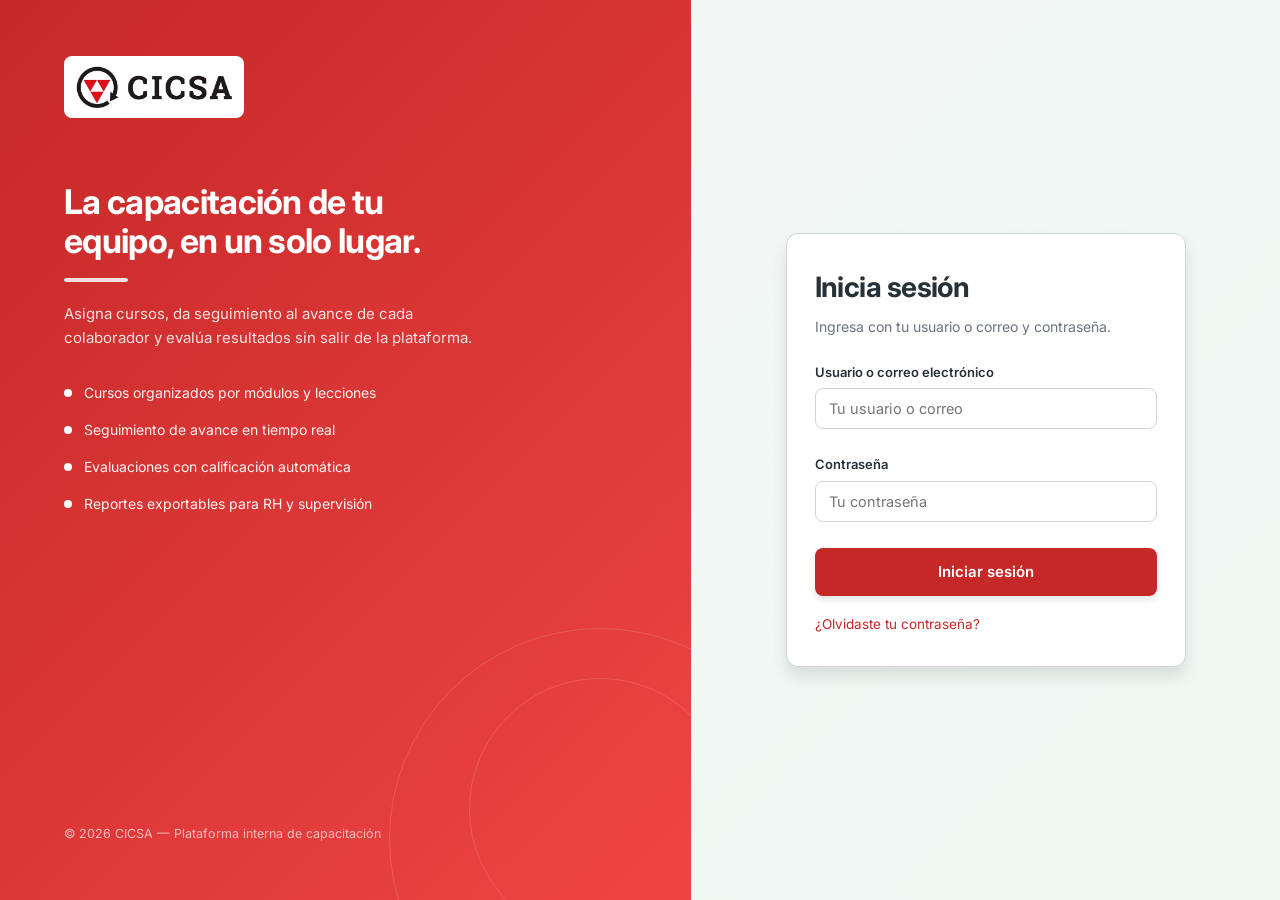
<file: index.html>
<!DOCTYPE html>
<html lang="es">
<head>
<meta charset="UTF-8" />
<meta name="viewport" content="width=device-width, initial-scale=1.0, viewport-fit=cover" />
<title>CICSA Capacita — Iniciar sesión</title>
<link rel="stylesheet" href="css/styles.css" />
</head>
<body>

<div class="intro-cicsa" aria-hidden="true">
  <div class="intro-cicsa-panel intro-cicsa-izquierdo"></div>
  <div class="intro-cicsa-panel intro-cicsa-derecho"></div>
  <img class="intro-cicsa-logo" src="assets/cicsa-logo.png" alt="" width="1071" height="286" fetchpriority="high" />
</div>

<div class="pantalla-acceso">

  <div class="panel-marca">
    <div>
      <div class="marca">
        <img class="logo-cicsa-acceso" src="assets/cicsa-logo.png" alt="CICSA" width="1071" height="286" />
      </div>

      <h1 style="margin-top:64px;">La capacitación de tu equipo, en un solo lugar.</h1>
      <div class="subrayado"></div>
      <p class="lema">
        Asigna cursos, da seguimiento al avance de cada colaborador y evalúa
        resultados sin salir de la plataforma.
      </p>

      <ul class="lista-beneficios">
        <li><span class="punto"></span> Cursos organizados por módulos y lecciones</li>
        <li><span class="punto"></span> Seguimiento de avance en tiempo real</li>
        <li><span class="punto"></span> Evaluaciones con calificación automática</li>
        <li><span class="punto"></span> Reportes exportables para RH y supervisión</li>
      </ul>
    </div>

    <footer>© 2026 CICSA — Plataforma interna de capacitación</footer>
  </div>

  <div class="panel-formulario">
    <div class="caja-formulario">
      <h2>Inicia sesión</h2>
      <p class="muted">Ingresa con tu usuario o correo y contraseña.</p>

      <div id="sesion-activa-banner" class="sesion-activa-banner oculto">
        <p>Ya existe una sesión activa en este navegador.</p>
        <div class="acciones-login">
          <button type="button" id="btn-continuar-sesion" class="btn btn-primario btn-sm">Continuar</button>
          <button type="button" id="btn-cerrar-sesion-login" class="btn btn-secundario btn-sm">Cerrar sesión</button>
        </div>
      </div>

      <form id="form-login" novalidate>
        <div class="campo" id="campo-correo">
          <label for="correo">Usuario o correo electrónico</label>
          <input type="text" id="correo" name="correo" placeholder="Tu usuario o correo" autocomplete="username" required />
          <div class="campo-error">Ingresa tu usuario o correo.</div>
        </div>

        <div class="campo" id="campo-password">
          <label for="password">Contraseña</label>
          <div class="password-field">
            <input type="text" id="password" name="password" class="password-mask" placeholder="Tu contraseña" autocomplete="current-password" required />
          </div>
          <div class="campo-error">Ingresa tu contraseña.</div>
        </div>

        <div class="alerta-error oculto" id="error-general" role="alert"></div>

        <button type="submit" class="btn btn-primario btn-bloque btn-login" id="btn-login">
          <span class="btn-texto-login">Iniciar sesión</span>
        </button>
      </form>

      <div class="flex entre centro-v login-helper" style="margin-top:18px;">
        <a href="recuperar.html">¿Olvidaste tu contraseña?</a>
      </div>


    </div>
  </div>

</div>

<script src="js/intro.js"></script>
<script src="js/api.js?v=horarios-compartidos-3"></script>
<script src="js/login.js?v=flujo-2"></script>
</body>
</html>
</file>
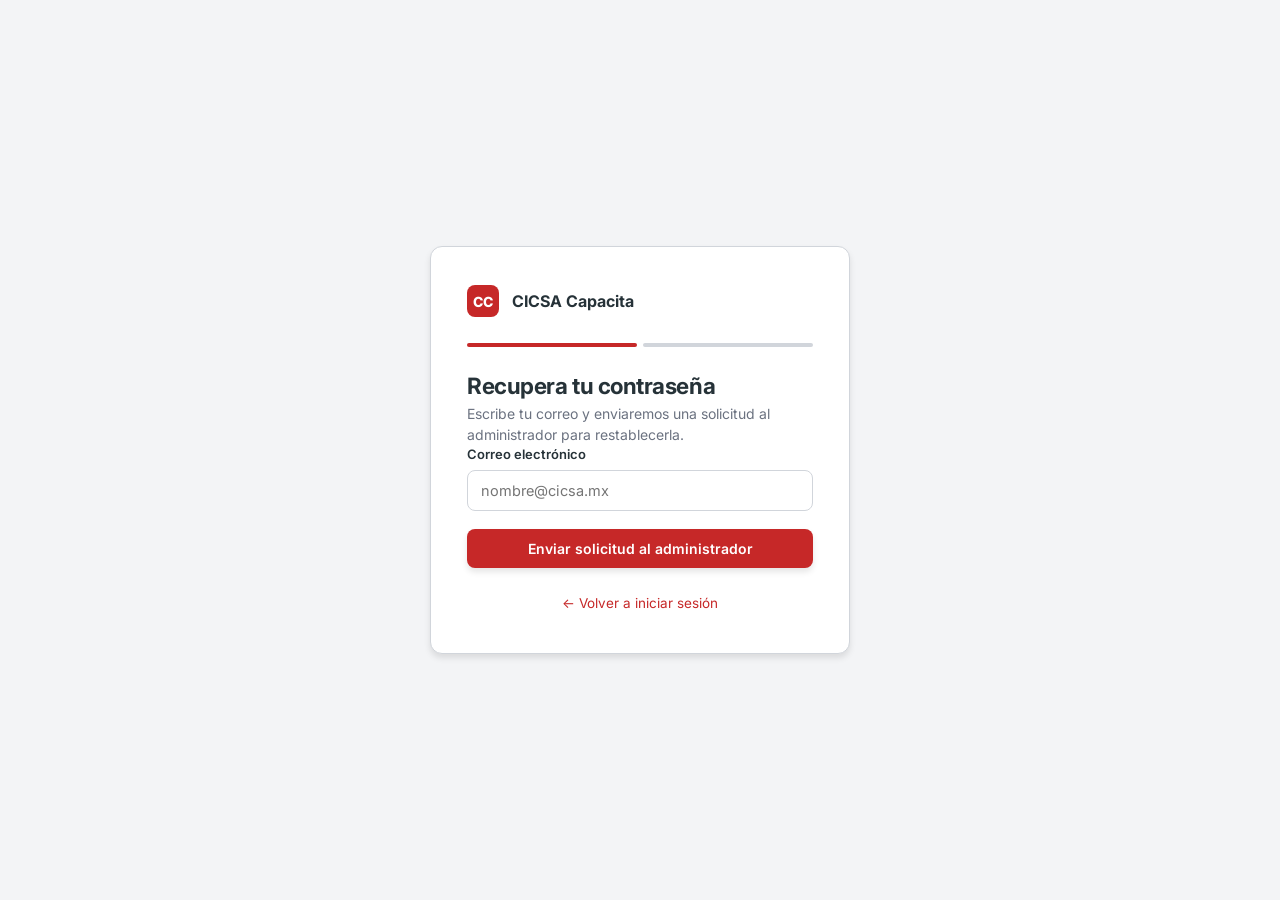
<file: recuperar.html>
<!DOCTYPE html>
<html lang="es">
<head>
<meta charset="UTF-8" />
<meta name="viewport" content="width=device-width, initial-scale=1.0, viewport-fit=cover" />
<title>CICSA Capacita — Recuperar contraseña</title>
<link rel="stylesheet" href="css/styles.css" />
</head>
<body>

<div class="pantalla-simple">
  <div class="tarjeta-simple">
    <div class="marca">
      <span class="marca-icono">CC</span>
      CICSA Capacita
    </div>

    <div class="paso-indicador">
      <span class="activo" data-paso="1"></span>
      <span data-paso="2"></span>
    </div>

    <!-- Paso 1: solicitar cambio al administrador -->
    <div id="paso-solicitar">
      <h2>Recupera tu contraseña</h2>
      <p class="muted">Escribe tu correo y enviaremos una solicitud al administrador para restablecerla.</p>

      <form id="form-solicitar">
        <div class="campo">
          <label for="correo-recuperar">Correo electrónico</label>
          <input type="email" id="correo-recuperar" placeholder="nombre@cicsa.mx" required />
        </div>
        <button type="submit" class="btn btn-primario btn-bloque" id="btn-solicitar">Enviar solicitud al administrador</button>
      </form>
    </div>

    <!-- Paso 2: confirmación de la solicitud -->
    <div id="paso-confirmacion" class="oculto">
      <h2>Solicitud enviada</h2>
      <p class="muted">
        El administrador recibió tu solicitud para cambiar la contraseña de
        <strong id="correo-mostrado"></strong>. Él autorizará el cambio.
      </p>
      <button type="button" class="btn btn-secundario btn-bloque" id="btn-reenviar">Reenviar solicitud</button>
    </div>

    <p style="margin-top:24px; text-align:center;">
      <a href="index.html" style="font-size:13.5px;">← Volver a iniciar sesión</a>
    </p>
  </div>
</div>

<script src="js/api.js?v=horarios-compartidos-3"></script>
<script src="js/recuperar.js"></script>
</body>
</html>
</file>
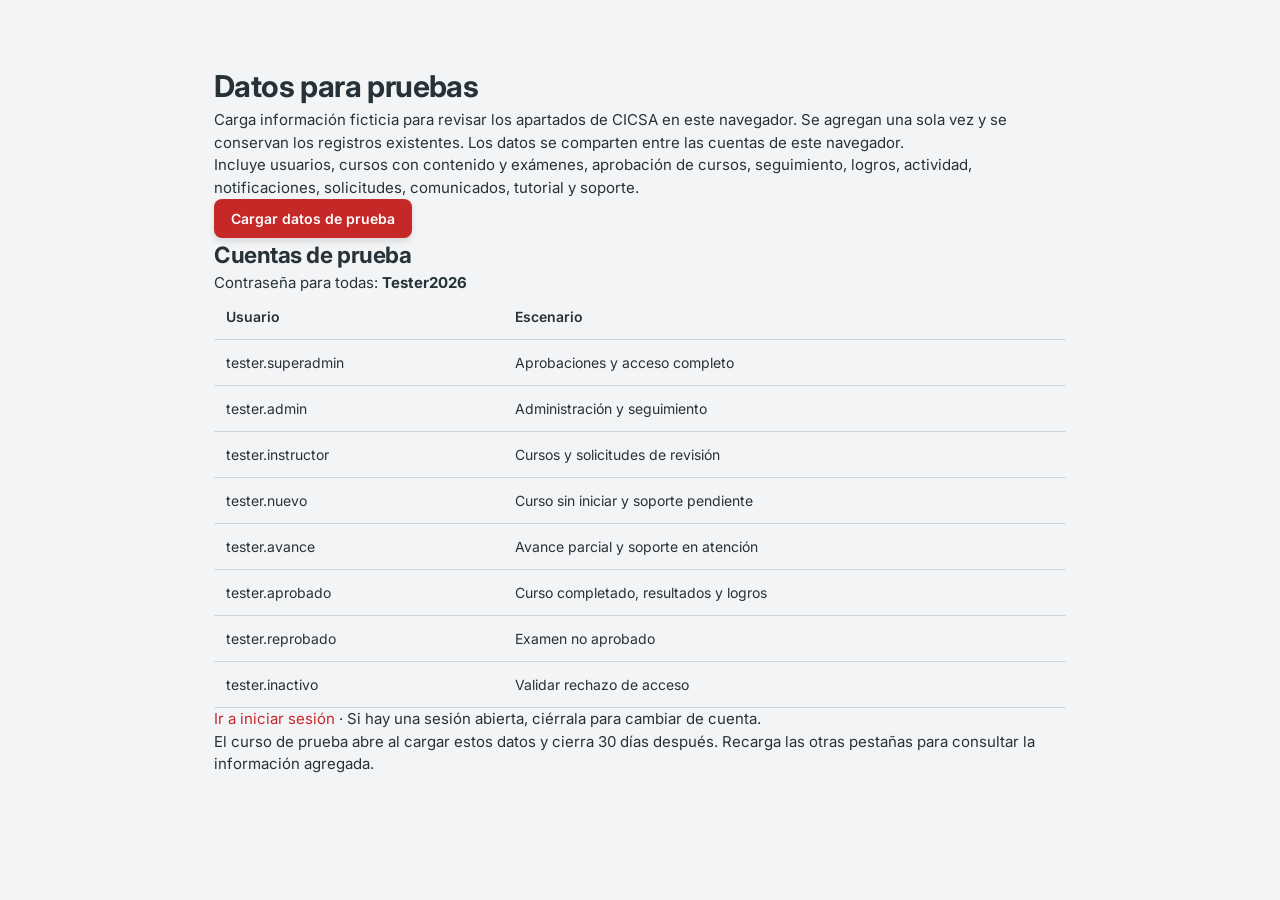
<file: tester.html>
<!doctype html>
<html lang="es">
<head><meta charset="UTF-8"><meta name="viewport" content="width=device-width, initial-scale=1"><title>CICSA — Datos para pruebas</title><link rel="stylesheet" href="css/styles.css"></head>
<body><main style="max-width:900px;margin:40px auto;padding:24px">
<h1>Datos para pruebas</h1>
<p>Carga información ficticia para revisar los apartados de CICSA en este navegador. Se agregan una sola vez y se conservan los registros existentes. Los datos se comparten entre las cuentas de este navegador.</p>
<p>Incluye usuarios, cursos con contenido y exámenes, aprobación de cursos, seguimiento, logros, actividad, notificaciones, solicitudes, comunicados, tutorial y soporte.</p>
<button class="btn btn-primario" id="cargar-tester" type="button">Cargar datos de prueba</button>
<p id="estado-tester" role="status" aria-live="polite"></p>
<h2>Cuentas de prueba</h2><p>Contraseña para todas: <strong>Tester2026</strong></p>
<table><thead><tr><th>Usuario</th><th>Escenario</th></tr></thead><tbody>
<tr><td>tester.superadmin</td><td>Aprobaciones y acceso completo</td></tr>
<tr><td>tester.admin</td><td>Administración y seguimiento</td></tr>
<tr><td>tester.instructor</td><td>Cursos y solicitudes de revisión</td></tr>
<tr><td>tester.nuevo</td><td>Curso sin iniciar y soporte pendiente</td></tr>
<tr><td>tester.avance</td><td>Avance parcial y soporte en atención</td></tr>
<tr><td>tester.aprobado</td><td>Curso completado, resultados y logros</td></tr>
<tr><td>tester.reprobado</td><td>Examen no aprobado</td></tr>
<tr><td>tester.inactivo</td><td>Validar rechazo de acceso</td></tr>
</tbody></table>
<p><a href="index.html">Ir a iniciar sesión</a> · Si hay una sesión abierta, ciérrala para cambiar de cuenta.</p>
<p>El curso de prueba abre al cargar estos datos y cierra 30 días después. Recarga las otras pestañas para consultar la información agregada.</p>
</main><script src="js/api.js"></script><script src="js/datos-tester.js"></script></body></html>
</file>
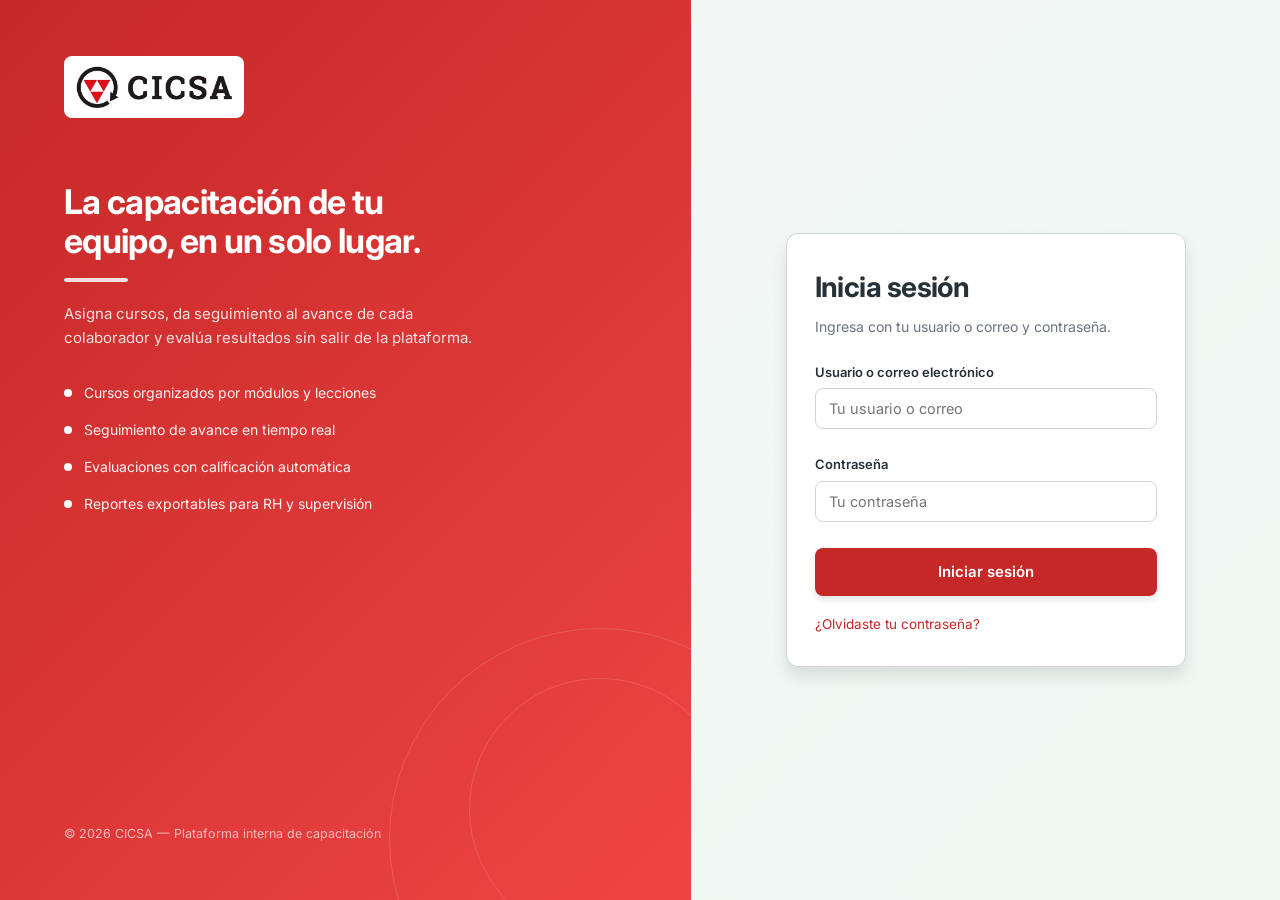
<file: admin/dashboard.html>
<!DOCTYPE html>
<html lang="es">
<head>
<meta charset="UTF-8" />
<meta name="viewport" content="width=device-width, initial-scale=1.0, viewport-fit=cover" />
<title>CICSA Capacita — Panel de administración</title>
<link rel="stylesheet" href="../css/styles.css" />
<link rel="stylesheet" href="../css/admin-mejoras.css?v=revision-cursos-superadmin-1" />
<link rel="stylesheet" href="../css/tutorial.css" />
<link rel="stylesheet" href="../css/comunicados.css" />
</head>
<body>

<div class="pagina-admin admin-shell">

  <aside class="admin-sidebar" id="admin-sidebar" aria-label="Navegación administrativa">
    <a class="admin-sidebar-marca" href="#resumen-admin" aria-label="CICSA · Ir al resumen">
      <span class="admin-logo-marco"><img src="../assets/cicsa-logo.png" alt="CICSA" class="logo-cicsa-sidebar" width="1071" height="286"></span>
      <span class="admin-marca-leyenda">CAPACITACIÓN</span>
    </a>
    <button id="btn-cerrar-menu-admin" class="admin-menu-cerrar" type="button" aria-label="Cerrar navegación">×</button>
    <nav>
      <span class="admin-nav-etiqueta">Vista general</span>
      <a href="#resumen-admin" class="activo"><span class="admin-nav-icono" aria-hidden="true"><svg viewBox="0 0 24 24"><rect x="3" y="3" width="7" height="7" rx="1"/><rect x="14" y="3" width="7" height="7" rx="1"/><rect x="3" y="14" width="7" height="7" rx="1"/><rect x="14" y="14" width="7" height="7" rx="1"/></svg></span> Resumen</a>
      <a href="#actividad-admin"><span class="admin-nav-icono" aria-hidden="true"><svg viewBox="0 0 24 24"><path d="M3 12h4l3-8 4 16 3-8h4"/></svg></span> Actividad</a>
      <a href="#notificaciones-admin"><span class="admin-nav-icono" aria-hidden="true"><svg viewBox="0 0 24 24"><path d="M6 17h12l-2-3V9a4 4 0 0 0-8 0v5l-2 3ZM10 21h4"/></svg></span> Notificaciones</a>
      <a href="#comunicados-admin"><span class="admin-nav-icono" aria-hidden="true"><svg viewBox="0 0 24 24"><path d="M4 5h16v14H4zM4 9h16M8 13h8M8 16h5"/></svg></span> Comunicados</a>
      <span class="admin-nav-etiqueta">Gestión</span>
      <a href="#usuarios-admin"><span class="admin-nav-icono" aria-hidden="true"><svg viewBox="0 0 24 24"><circle cx="10" cy="8" r="3"/><path d="M3 21v-3a7 7 0 0 1 14 0v3M17 5a3 3 0 0 1 0 6M19 15a5 5 0 0 1 2 4"/></svg></span> Usuarios</a>
      <a href="../trabajador/tutorial.html" data-asistencia-admin hidden style="display:none"><span class="admin-nav-icono" aria-hidden="true">?</span> Ayuda</a>
      <a href="../trabajador/soporte.html" data-asistencia-admin hidden style="display:none"><span class="admin-nav-icono" aria-hidden="true"><svg viewBox="0 0 24 24"><path d="M4 13v-2a8 8 0 0 1 16 0v2M4 12H2v6h4v-6H4Zm16 0h2v6h-4v-6h2ZM20 18v3h-6"/></svg></span> Soporte</a>
      <a href="#tutorial-admin"><span class="admin-nav-icono" aria-hidden="true">?</span> Tutorial de uso</a>
      <a href="#cursos-admin"><span class="admin-nav-icono" aria-hidden="true"><svg viewBox="0 0 24 24"><path d="M3 4h7l2 2 2-2h7v16h-7l-2 2-2-2H3V4ZM12 6v16"/></svg></span> Cursos</a>
      <a href="#aprobacion-cursos-admin" data-solo-superadmin><span class="admin-nav-icono" aria-hidden="true"><svg viewBox="0 0 24 24"><path d="M6 3h9l4 4v14H6V3Zm8 0v5h5M9 14l2 2 4-5"/></svg></span> Aprobar cursos <span id="nav-contador-aprobaciones" class="admin-nav-contador" hidden>0</span></a>
      <span class="admin-nav-etiqueta">Resultados</span>
      <a href="#seguimiento-admin"><span class="admin-nav-icono" aria-hidden="true"><svg viewBox="0 0 24 24"><path d="M4 3v18h17M8 16v-4M13 16V8M18 16V5"/></svg></span> Seguimiento</a>
      <a href="#solicitudes-admin"><span class="admin-nav-icono" aria-hidden="true"><svg viewBox="0 0 24 24"><rect x="5" y="10" width="14" height="11" rx="2"/><path d="M8 10V7a4 4 0 0 1 8 0v3M12 14v3"/></svg></span> Solicitudes y contraseñas</a>
      <span class="admin-nav-etiqueta">Reconocimientos</span>
      <a href="excelencia.html" target="_blank" rel="noopener" class="abrir-excelencia"><span class="admin-nav-icono" aria-hidden="true"><svg viewBox="0 0 24 24"><path d="M8 3h8v6a4 4 0 0 1-8 0V3ZM8 5H4v3a4 4 0 0 0 4 4M16 5h4v3a4 4 0 0 1-4 4M12 13v5M8 21h8M9 18h6"/></svg></span> Tabla de excelencia</a>
    </nav>
  </aside>

  <!-- ============ ENCABEZADO FIJO ============ -->
  <nav class="topbar-admin">
    <button class="btn btn-texto admin-menu-toggle" id="btn-menu-admin" type="button" aria-controls="admin-sidebar" aria-expanded="true" aria-label="Contraer navegación">☰</button>
    <div class="topbar-admin-marca">
      <img src="../assets/cicsa-logo.png" alt="CICSA" class="logo-cicsa-topbar" width="1071" height="286">
      <div class="topbar-admin-marca-texto">
        <span>Administración de capacitación</span>
      </div>
    </div>

    <div class="topbar-admin-links">
      <span class="admin-breadcrumbs"><a href="#resumen-admin">Panel</a><span aria-hidden="true">/</span><strong id="admin-seccion-actual">Resumen</strong></span>
    </div>

    <div class="topbar-admin-derecha">
      <div class="admin-campana-wrap">
        <button type="button" class="admin-campana" id="btn-campana-admin" aria-label="Abrir notificaciones" aria-expanded="false" aria-controls="panel-campana-admin">
          <svg class="admin-campana-svg" viewBox="0 0 24 24" aria-hidden="true"><path d="M6.5 16.5h11l-1.1-1.1a2.1 2.1 0 0 1-.6-1.5V10a4.8 4.8 0 1 0-9.6 0v3.9c0 .6-.2 1.1-.6 1.5L6.5 16.5Z"></path><path d="M10 18.5a2 2 0 0 0 4 0"></path></svg>
          <span class="admin-campana-badge" id="campana-admin-badge" style="display:none;">0</span>
        </button>
        <div class="admin-campana-panel" id="panel-campana-admin" hidden>
          <div class="admin-campana-panel-head">
            <div><strong>Notificaciones</strong><small id="campana-admin-resumen">Sin novedades</small></div>
            <button type="button" class="btn btn-texto btn-sm" id="btn-ver-notificaciones">Ver todas</button>
          </div>
          <div id="campana-admin-lista" class="admin-campana-lista"></div>
        </div>
      </div>
      <span class="badge-rol-admin">Administrador</span>
      <button class="btn btn-secundario btn-sm" id="btn-cerrar-sesion">Cerrar sesión</button>
    </div>
  </nav>

  <div class="contenedor-admin">

    <!-- ============ ENCABEZADO ============ -->
    <div class="admin-encabezado">
      <div class="admin-encabezado-contenido">
        <div class="admin-eyebrow">Panel de administración</div>
        <h1 id="bienvenida-admin">Bienvenido</h1>
        <p class="muted">Registra a tu equipo, asigna sus cursos y revisa el avance de la capacitación.</p>
      </div>
      <div class="admin-acciones-rapidas" aria-label="Acciones rápidas">
        <a class="btn btn-primario btn-sm" data-abrir-form="alta-trabajador" href="#usuarios-admin">+ Nuevo usuario</a>
        <a class="btn btn-secundario btn-sm" data-abrir-form="alta-curso" href="#cursos-admin">+ Nuevo curso</a>
        <a class="btn btn-secundario btn-sm" href="#seguimiento-admin">Ver seguimiento</a>
        <a class="btn btn-primario btn-sm boton-excelencia-principal abrir-excelencia" href="excelencia.html" target="_blank" rel="noopener"><svg class="btn-icon-corporativo" viewBox="0 0 24 24" aria-hidden="true"><path d="M8 4h8v5a4 4 0 0 1-8 0V4Z"></path><path d="M8 6H5v2a3 3 0 0 0 3 3M16 6h3v2a3 3 0 0 1-3 3M12 13v4M8 20h8M9 17h6"></path></svg> Tabla de excelencia</a>
      </div>
    </div>

    <!-- ============ TARJETAS DE MÉTRICAS ============ -->
    <section id="resumen-admin" class="admin-resumen-panel">
      <div class="admin-bloque-encabezado">
        <div>
          <span class="admin-bloque-kicker">Vista general</span>
          <h2>Resumen del sistema</h2>
        </div>
        <span class="admin-bloque-meta">Actualizado en tiempo real</span>
      </div>
      <div class="rejilla-metricas-admin">
      <div class="metrica-admin">
        <div class="metrica-admin-icono azul" aria-label="Trabajadores registrados">
        <svg viewBox="0 0 24 24" aria-hidden="true">
          <path d="M16 18.5v-1a3.5 3.5 0 0 0-3.5-3.5h-1A3.5 3.5 0 0 0 8 17.5v1"></path>
          <circle cx="12" cy="8" r="3.2"></circle>
          <path d="M19 18.5v-1a3 3 0 0 0-2.2-2.9"></path>
          <path d="M5 18.5v-1a3 3 0 0 1 2.2-2.9"></path>
        </svg>
      </div>
        <div class="metrica-admin-contenido">
          <div class="metrica-admin-num" id="metrica-registrados">0</div>
          <div class="metrica-admin-label">Trabajadores registrados</div>
        </div>
      </div>
      <div class="metrica-admin">
        <div class="metrica-admin-icono verde" aria-label="Activos recientemente">
          <svg viewBox="0 0 24 24" aria-hidden="true">
            <circle cx="12" cy="12" r="8"></circle>
            <path d="M8.5 12.2l2.2 2.3 4.8-5.1"></path>
          </svg>
        </div>
        <div class="metrica-admin-contenido">
          <div class="metrica-admin-num" id="metrica-activos">0</div>
          <div class="metrica-admin-label">Activos recientemente</div>
        </div>
      </div>
      <div class="metrica-admin">
        <div class="metrica-admin-icono rojo" aria-label="Cuentas desactivadas">
          <svg viewBox="0 0 24 24" aria-hidden="true">
            <circle cx="12" cy="12" r="8"></circle>
            <path d="M15.5 8.5l-7 7"></path>
            <path d="M8.5 8.5l7 7"></path>
          </svg>
        </div>
        <div class="metrica-admin-contenido">
          <div class="metrica-admin-num" id="metrica-desactivados">0</div>
          <div class="metrica-admin-label">Cuentas desactivadas</div>
        </div>
      </div>
      </div>
    </section>

    <!-- ============ ACTIVIDAD DE TRABAJADORES ============ -->
    <section id="actividad-admin" class="admin-seccion">
      <h2>Actividad de trabajadores</h2>
      <p class="muted">Aquí el administrador puede ver quién está activo, quién lleva días sin entrar y quién nunca ha iniciado sesión.</p>

      <div class="barra-acciones">
        <label class="filtro-admin" for="filtro-actividad">Estado
          <select id="filtro-actividad">
          <option value="">Todos</option>
          <option value="activo">Activo</option>
          <option value="inactivo">Sin actividad</option>
          <option value="nunca">Nunca inició sesión</option>
          </select>
        </label>
        <div class="buscador">
          <svg class="icono-lupa" viewBox="0 0 24 24" aria-hidden="true">
            <circle cx="11" cy="11" r="5.5"></circle>
            <path d="M16 16L20.5 20.5"></path>
          </svg>
          <input type="text" id="buscar-actividad" placeholder="Buscar trabajador" />
        </div>
      </div>

      <div class="tabla-admin-wrap">
        <table>
          <thead>
            <tr><th>Trabajador</th><th>Rol</th><th>Último acceso</th><th>Tiempo</th><th>Estado</th><th>Acción</th></tr>
          </thead>
          <tbody id="tabla-actividad"></tbody>
        </table>
      </div>
      <div class="paginacion-admin" id="paginacion-actividad" aria-label="Paginación de actividad"></div>
      <div id="historial-sesiones" hidden>
        <h3>Conexiones de trabajadores</h3>
        <p>Entrada, salida y tiempo de sesión. Este tiempo no equivale a tiempo de estudio.</p>
        <p id="sesiones-demo" class="muted" hidden>Modo demo: registros guardados en este navegador; no se comparten entre equipos.</p>
        <div class="barra-acciones">
          <label>Buscar trabajador <input id="buscar-sesiones" type="search" placeholder="Nombre del trabajador"></label>
          <button id="actualizar-sesiones" type="button" class="btn btn-secundario btn-sm">Actualizar conexiones</button>
        </div>
        <p id="sesiones-error" role="status" aria-live="polite"></p>
        <div class="tabla-admin-wrap"><table>
          <thead><tr><th>Trabajador</th><th>Conexión</th><th>Desconexión</th><th>Tiempo conectado</th><th>Estado / motivo</th></tr></thead>
          <tbody id="tabla-sesiones"></tbody>
        </table></div>
        <div id="paginacion-sesiones" class="paginacion-admin" aria-label="Paginación de conexiones"></div>
        <p class="muted">Sin señal durante más de 2 minutos: salida estimada en la última señal recibida. Cerrar una pestaña no finaliza la sesión si otra sigue abierta.</p>
      </div>

    </section>

    <!-- ============ NOTIFICACIONES ============ -->
    <section id="notificaciones-admin" class="admin-seccion admin-notificaciones">
      <div class="admin-notificaciones-encabezado">
        <h2>Notificaciones <span id="notificaciones-admin-badge" class="badge badge-proceso" style="display:none;">0</span></h2>
        <button type="button" class="btn btn-secundario btn-sm" id="btn-eliminar-notificaciones">Eliminar todas</button>
      </div>
      <ul id="lista-notificaciones-admin" class="lista-notificaciones-admin"></ul>
    </section>

    <!-- ============ TRABAJADORES REGISTRADOS (RF-001, RF-005, RF-006) ============ -->
    <section id="comunicados-admin" class="admin-seccion admin-comunicados" aria-labelledby="comunicados-admin-titulo">
      <div class="admin-seccion-cabecera">
        <div><h2 id="comunicados-admin-titulo">Administrar comunicados</h2><p class="muted">Publica avisos visibles en el apartado Inicio de los trabajadores. Máximo 3 comunicados activos.</p></div>
        <span class="badge-rol-admin">Solo admin y superadmin</span>
      </div>
      <form id="form-comunicado" class="comunicado-formulario">
        <input type="hidden" id="comunicado-id">
        <label for="comunicado-titulo">Título del comunicado <input id="comunicado-titulo" maxlength="120" required placeholder="Ej. Nuevo curso disponible"></label>
        <div class="comunicado-form-grid">
          <label for="comunicado-categoria">Categoría <select id="comunicado-categoria"><option value="Aviso">Aviso</option><option value="Convocatoria">Convocatoria / nuevo curso</option><option value="Reconocimiento">Reconocimiento</option><option value="Informativo">Informativo</option><option value="Seguridad">Seguridad</option></select></label>
          <label for="comunicado-fecha">Fecha del comunicado <input type="date" id="comunicado-fecha" required></label>
        </div>
        <label for="comunicado-texto">Texto del comunicado (opcional si publicas una imagen) <textarea id="comunicado-texto" rows="5" maxlength="3000" placeholder="Escribe aquí los detalles. Puedes dejarlo vacío si el comunicado será solo una imagen."></textarea></label>
        <label for="comunicado-imagen">Imagen (opcional) <input id="comunicado-imagen" type="file" accept="image/*"><small class="campo-ayuda">Se optimizará la imagen para reducir su tamaño.</small></label>
        <div class="comunicado-form-acciones"><button class="btn btn-primario" type="submit" id="btn-guardar-comunicado">Publicar comunicado</button><button class="btn btn-secundario" type="button" id="btn-cancelar-comunicado" hidden>Cancelar edición</button></div>
        <p id="comunicado-admin-estado" role="status" aria-live="polite"></p>
      </form>
      <div class="comunicados-admin-lista-cabecera"><h3>Comunicados publicados <span id="comunicados-contador">0/3</span></h3></div>
      <div id="comunicados-admin-lista" class="comunicados-admin-lista"></div>
    </section>

    <section id="usuarios-admin" class="admin-seccion">
      <h2>Trabajadores registrados</h2>
      <p class="muted">Alta, activación, desactivación y consulta del perfil de los trabajadores.</p>
      <div class="barra-acciones admin-tabla-herramientas">
        <div class="buscador">
          <svg class="icono-lupa" viewBox="0 0 24 24" aria-hidden="true">
            <circle cx="11" cy="11" r="5.5"></circle>
            <path d="M16 16L20.5 20.5"></path>
          </svg>
          <input type="search" id="buscar-usuarios" placeholder="Buscar por nombre, correo o rol" aria-label="Buscar usuarios" />
        </div>
        <span class="muted admin-ayuda-filtro">Filtra por nombre, correo o nivel de acceso.</span>
      </div>

      <details class="admin-alta-panel" id="alta-trabajador"><summary><span><strong>Registrar trabajador</strong><small>Alta individual o importación desde Excel</small></span><span class="admin-alta-indicador" aria-hidden="true">+</span></summary>
<form class="form-inline-admin" id="form-usuario">
        <div class="form-inline-admin-fila cols-4">
          <div class="campo">
            <label for="nu-nombre">Nombre completo</label>
            <input type="text" id="nu-nombre" placeholder="Ej. Juan Carlos Pérez Domínguez" required />
          </div>
          <div class="campo">
            <label for="nu-area">Área de trabajo</label>
            <input type="text" id="nu-area" placeholder="Ej. Operaciones, Seguridad..." required />
          </div>
          <div class="campo">
            <label for="nu-rol">Rol de acceso</label>
            <select id="nu-rol" required>
              <option value="trabajador" selected>Trabajador</option>
              <option value="admin">Administrador</option>
            </select>
          </div>
          <div class="campo">
            <label for="nu-password">Contraseña</label>
            <input type="text" id="nu-password" class="password-mask" placeholder="Asignar contraseña" autocomplete="new-password" required />
          </div>
          <button type="submit" class="btn btn-primario">+ Agregar</button>
        </div>
        <div class="importar-trabajadores-admin">
          <div><strong>¿Tienes muchos trabajadores?</strong><span>Sube un Excel con 50, 100 o más registros y el sistema los dará de alta automáticamente.</span></div>
          <div class="importar-trabajadores-acciones">
            <input type="file" id="archivo-trabajadores-excel" accept=".xlsx,.xls,.csv" hidden />
            <button type="button" class="btn btn-secundario" id="btn-importar-trabajadores">📥 Importar trabajadores desde Excel</button>
            <button type="button" class="btn btn-texto btn-sm" id="btn-plantilla-trabajadores">Descargar plantilla</button>
          </div>
        </div>
        <input type="hidden" id="nu-correo" />
      </form>
      </details>

      <div class="tabla-admin-wrap">
        <table>
          <thead>
            <tr><th>Nombre</th><th>Área</th><th>Rol</th><th>Estado</th><th>Avance</th><th>Acciones</th></tr>
          </thead>
          <tbody id="tabla-usuarios"></tbody>
        </table>
      </div>
      <div class="paginacion-admin" id="paginacion-usuarios" aria-label="Paginación de trabajadores"></div>
    </section>

    <!-- ============ SOLICITUDES DE RESTABLECIMIENTO ============ -->


    <!-- ============ CURSOS DEL PROGRAMA (RF-009..016) ============ -->
    <!-- ============ APROBACIÓN DE CURSOS DEL INSTRUCTOR (SÚPER ADMIN) ============ -->
    <section id="aprobacion-cursos-admin" class="admin-seccion aprobacion-cursos-seccion" data-solo-superadmin>
      <div class="admin-seccion-cabecera">
        <div>
          <span class="cursos-admin-kicker">Revisión del Súper administrador</span>
          <h2>Aprobación de cursos <span id="contador-aprobaciones-cursos" class="badge badge-proceso" style="display:none;">0</span></h2>
          <p class="muted">Revisa los cursos enviados por los instructores. Puedes aprobarlos y publicarlos o solicitar cambios con un comentario.</p>
        </div>
        <span class="badge-rol-admin">Súper administrador</span>
      </div>
      <div id="lista-aprobaciones-cursos" class="aprobacion-cursos-grid" aria-live="polite"></div>
    </section>

    <section id="cursos-admin" class="admin-seccion cursos-admin-seccion">
      <div class="cursos-admin-encabezado">
        <div>
          <span class="cursos-admin-kicker">Centro de cursos</span>
          <h2>Bienvenido - Nuevo curso</h2>
          <p class="muted">Crea, organiza y asigna cursos desde un solo lugar.</p>
        </div>
        <div class="cursos-admin-guia" aria-label="Pasos para crear un curso">
          <span class="activo"><b>1</b> Datos</span>
          <span><b>2</b> Recursos</span>
          <span><b>3</b> Contenido</span>
        </div>
      </div>

      <details class="admin-alta-panel" id="alta-curso"><summary><span><strong>Crear nuevo curso</strong><small>Datos, asignación, recursos y evaluaciones</small></span><span class="admin-alta-indicador" aria-hidden="true">+</span></summary>
<form class="curso-editor" id="form-curso">
        <div class="curso-editor-cabecera">
          <div>
            <span class="curso-editor-kicker">Constructor de contenidos</span>
            <h3 id="curso-editor-titulo">Crear nuevo curso</h3>
            <p class="muted">Completa la información y organiza el contenido paso a paso.</p>
            <div class="curso-editor-resumen" id="curso-editor-resumen">0 temas · 0 trabajadores asignados</div>
          </div>
          <span class="curso-editor-estado" id="curso-editor-estado">Borrador nuevo</span>
        </div>
        <div class="curso-editor-seccion">
          <div class="curso-editor-seccion-titulo"><span class="curso-editor-numero">01</span><div><h4>Información general</h4><p>Define los datos que verán los trabajadores.</p></div></div>
          <div class="curso-editor-grid">
            <div class="campo">
              <label for="nc-nombre">Título del curso</label>
              <input type="text" id="nc-nombre" placeholder="Ej. Seguridad e higiene industrial" required />
            </div>
            <div class="campo">
              <label for="nc-horas">Duración del curso (horas)</label>
              <input type="number" id="nc-horas" min="0.5" step="0.5" placeholder="2" required />
            </div>
            <div class="campo curso-editor-asignacion">
              <label for="nc-asignacion-area">Área de trabajo</label>
              <select id="nc-asignacion-area" class="select-asignacion-area">
                <option value="">Selecciona un área</option>
              </select>
              <small class="muted">Primero selecciona un área para mostrar sus trabajadores.</small>
            </div>
            <div class="campo curso-editor-asignacion">
              <label>Trabajadores que pueden realizarlo</label>
              <div id="nc-asignacion-trabajadores" class="lista-asignacion-trabajadores"></div>
              <small class="muted">La lista permanece oculta hasta elegir un área o buscar un trabajador.</small>
            </div>
            <div class="campo curso-editor-descripcion">
              <label for="nc-descripcion">Descripción</label>
              <textarea id="nc-descripcion" rows="3" placeholder="Explica brevemente qué aprenderá el trabajador..." required></textarea>
            </div>
            <div class="campo">
              <label for="nc-fecha-inicio">Fecha y hora de apertura</label>
              <input type="datetime-local" id="nc-fecha-inicio" />
              <small class="muted">El trabajador podrá acceder desde este momento. Si se deja vacío, inicia al aprobar y publicar.</small>
            </div>
            <div class="campo">
              <label for="nc-fecha-fin">Fecha y hora de cierre</label>
              <input type="datetime-local" id="nc-fecha-fin" aria-describedby="ayuda-cierre-curso" />
              <small class="muted" id="ayuda-cierre-curso">El trabajador perderá el acceso al llegar esta fecha y hora. Si se deja vacío, el curso permanecerá abierto.</small>
            </div>
          </div>
        </div>
        <button type="button" class="btn btn-secundario curso-contenido-abrir" id="btn-abrir-contenido-curso">
          Abrir recursos y estructura
        </button>
        <section class="curso-contenido-modal" id="modal-contenido-curso" aria-hidden="true" hidden>
          <div class="curso-contenido-modal-fondo" data-cerrar-contenido></div>
          <div class="curso-contenido-card curso-editor-seccion" role="dialog" aria-modal="true" aria-labelledby="titulo-contenido-curso">
            <button type="button" class="curso-contenido-cerrar" id="btn-cerrar-contenido-curso" aria-label="Cerrar ventana">×</button>
            <div class="curso-contenido-card-cabecera">
              <div class="curso-contenido-card-titulo">
                <div class="curso-contenido-card-titulo-fila">
                  <span class="curso-editor-numero">02</span>
                  <h4 id="titulo-contenido-curso">Recursos y estructura del aprendizaje</h4>
                </div>
                <p class="muted">Agrega recursos visuales y organiza el curso en temas, unidades y subtemas.</p>
              </div>
              <span class="curso-contenido-card-ayuda">Contenido del curso</span>
            </div>
            <div class="curso-contenido-bloque curso-contenido-recursos">
              <div class="curso-contenido-bloque-titulo">
                <strong>Recursos visuales</strong>
                <span>Portada y video introductorio</span>
              </div>
              <div class="curso-media-grid">
                <div class="curso-media-field">
                  <label for="nc-imagen">Imagen de portada</label>
                  <input type="file" id="nc-imagen" accept="image/*" />
                  <div class="curso-media-preview" id="nc-imagen-preview">Sin imagen seleccionada</div>
                </div>
                <div class="curso-media-field">
                  <label for="nc-video">Video introductorio</label>
                  <input type="file" id="nc-video" accept="video/*" />
                  <div class="curso-media-preview" id="nc-video-preview">Sin video seleccionado</div>
                </div>
              </div>
            </div>
            <div class="curso-contenido-bloque curso-contenido-estructura">
              <div class="curso-contenido-bloque-titulo">
                <strong>Estructura del aprendizaje</strong>
                <span>Ordena el recorrido del trabajador</span>
              </div>
              <div id="constructor-modulos"></div>
              <button type="button" class="btn btn-secundario btn-sm" id="btn-agregar-modulo">+ Agregar tema</button>
              <div class="curso-evaluaciones-estructura">
                <div class="curso-evaluacion-config">
                  <div>
                    <strong>Evaluación del curso</strong>
                    <span>Se genera automáticamente con 5 preguntas aleatorias tomadas del banco del Examen final.</span>
                  </div>
                  <span class="badge badge-info">5 preguntas automáticas</span>
                </div>
                <div class="curso-evaluacion-config">
                  <div>
                    <strong>Examen final</strong>
                    <span>Configura un banco de 5 a 25 preguntas. Al trabajador se le mostrarán en orden aleatorio.</span>
                  </div>
                  <button type="button" class="btn btn-primario btn-sm" id="btn-agregar-examen-estructura">+ Configurar examen final</button>
                </div>
              </div>
            </div>
          </div>
        </section>
        <div class="curso-editor-acciones curso-editor-acciones-fijas">
          <span class="curso-editor-ayuda">Revisa los datos antes de guardar.</span>
          <button type="button" class="btn btn-secundario oculto" id="btn-cancelar-edicion">Cancelar edición</button>
          <button type="submit" class="btn btn-primario" id="btn-guardar-curso">+ Agregar curso</button>
        </div>
      </form>
      </details>

      <div id="tabla-cursos-admin" class="cursos-admin-grid" aria-live="polite"></div>
    </section>


    <!-- ============ SEGUIMIENTO ACADÉMICO (RF-039..044) ============ -->
    <section id="seguimiento-admin" class="admin-seccion">
      <h2>Seguimiento académico</h2>
      <p class="muted">Consulta el avance académico por área, trabajador, curso y periodo; después descarga el resultado en Excel o CSV.</p>

      <div class="reporte-seguimiento-panel">
        <div class="reporte-seguimiento-titulo"><div><strong>📊 Generar reporte académico</strong><span>Filtra por área, trabajador, curso y periodo. El reporte se descarga en Excel.</span></div></div>
        <div class="reporte-seguimiento-filtros">
          <label class="filtro-admin filtro-card">👥 Área de trabajo<select id="reporte-filtro-area"><option value="">Todas las áreas</option></select></label>
          <label class="filtro-admin filtro-card filtro-trabajador-reporte">👤 Trabajador
            <select id="reporte-filtro-trabajador" multiple size="4" aria-label="Seleccionar uno o varios trabajadores"><option value="">Todos los trabajadores</option></select>
            <div id="reporte-trabajadores-selector" class="selector-multiple-admin" aria-label="Trabajadores para el reporte"></div>
            <small class="muted">Selecciona un área para mostrar sus trabajadores, o usa el buscador para encontrar uno.</small>
          </label>
          <label class="filtro-admin filtro-card">📚 Curso<select id="reporte-filtro-curso"><option value="">Todos los cursos</option></select></label>
          <label class="filtro-admin filtro-card fecha-card">📅 Desde<input type="date" id="reporte-fecha-desde" /></label>
          <label class="filtro-admin filtro-card fecha-card">📅 Hasta<input type="date" id="reporte-fecha-hasta" /></label>
        </div>
        <div class="reporte-seguimiento-acciones">
          <label class="filtro-admin estado-reportes">Estado<select id="filtro-estado-seguimiento"><option value="">Todos los estados</option><option value="Completado">Completado</option><option value="En progreso">En progreso</option><option value="Sin iniciar">Sin iniciar</option></select></label>
          <div class="buscador"><svg class="icono-lupa" viewBox="0 0 24 24" aria-hidden="true"><circle cx="11" cy="11" r="5.5"></circle><path d="M16 16L20.5 20.5"></path></svg><input type="text" id="buscar-seguimiento" placeholder="Buscar por nombre..." /></div>
          <button class="btn btn-primario" id="btn-generar-reporte">⬇ Descargar reporte Excel</button>
          <button class="btn btn-secundario" id="btn-exportar">Exportar CSV rápido</button>
        </div>
        <div id="resumen-reporte-academico" class="resumen-reporte-academico" aria-live="polite">Selecciona un área o trabajador para consultar su información.</div>
        <div class="reporte-vista-previa">
          <div class="reporte-vista-previa-cabecera"><strong>Vista previa del reporte</strong><span>Se descargará exactamente la información mostrada aquí.</span></div>
          <div class="tabla-admin-wrap reporte-vista-previa-tabla">
            <table>
              <thead><tr><th>Trabajador</th><th>Área</th><th>Curso</th><th>Avance</th><th>Calificación</th><th>Estado</th><th>Fecha</th><th>Fecha de inicio del curso</th></tr></thead>
              <tbody id="tabla-vista-previa-reporte"><tr><td colspan="8" class="muted" style="text-align:center;padding:18px">Selecciona filtros para consultar el reporte.</td></tr></tbody>
            </table>
          </div>
        </div>
      </div>

    </section>

    <section id="solicitudes-admin" class="admin-seccion">
      <h2>Solicitudes y contraseñas</h2>
      <p class="muted">La contraseña permanece oculta por seguridad. Puedes localizar al trabajador, atender su solicitud y actualizar su contraseña.</p>
      <div class="barra-acciones admin-tabla-herramientas">
        <div class="buscador">
          <svg class="icono-lupa" viewBox="0 0 24 24" aria-hidden="true"><circle cx="11" cy="11" r="5.5"></circle><path d="M16 16L20.5 20.5"></path></svg>
          <input type="search" id="buscar-solicitudes" placeholder="Buscar trabajador por nombre o correo" aria-label="Buscar trabajador en solicitudes y contraseñas" />
        </div>
        <span class="muted admin-ayuda-filtro">Las solicitudes pendientes aparecen primero.</span>
      </div>

      <div class="tabla-admin-wrap">
        <table>
          <thead>
            <tr><th>Trabajador</th><th>Solicitud</th><th>Contraseña actual</th><th>Nueva contraseña</th><th>Acción</th></tr>
          </thead>
          <tbody id="tabla-solicitudes"></tbody>
        </table>
      </div>
    </section>

    <section id="mis-solicitudes-cursos" class="admin-seccion" hidden aria-labelledby="mis-solicitudes-cursos-titulo">
      <h2 id="mis-solicitudes-cursos-titulo">Mis solicitudes</h2>
      <p class="muted">Consulta la última solicitud de revisión que enviaste para cada curso.</p>
      <div class="tabla-admin-wrap">
        <table>
          <thead><tr><th scope="col">Curso</th><th scope="col">Fecha</th><th scope="col">Estatus</th><th scope="col">Comentario</th></tr></thead>
          <tbody id="tabla-mis-solicitudes-cursos" aria-live="polite"><tr><td colspan="4">Cargando solicitudes…</td></tr></tbody>
        </table>
      </div>
    </section>
    <section id="tutorial-admin" class="admin-bloque" aria-labelledby="tutorial-admin-titulo">
      <div class="admin-bloque-cabecera">
        <div>
          <span class="admin-bloque-kicker">Orientación al personal</span>
          <h2 id="tutorial-admin-titulo">Administrar tutorial de uso</h2>
          <a class="btn btn-secundario btn-sm tutorial-ver-publicado" href="../trabajador/tutorial.html" target="_blank" rel="noopener">Ver tutorial de uso <span aria-hidden="true">↗</span></a>
          <p class="muted">Publica documentos PDF. Aparecerán en Materiales de apoyo de la guía del trabajador.</p>
        </div>
      </div>
      <form id="form-tutorial-admin" class="form-grid">
        <label for="tutorial-titulo">Título
          <span class="campo-ayuda">Nombre del material</span>
          <input id="tutorial-titulo" required maxlength="120" placeholder="Ej. Tutorial de bienvenida">
        </label>
        <label for="tutorial-tipo">Tipo de material
          <span class="campo-ayuda">Selecciona cómo se mostrará</span>
          <select id="tutorial-tipo"><option value="pdf">Documento PDF</option></select>
        </label>
        <label id="tutorial-archivo-campo" for="tutorial-archivo" class="tutorial-campo-archivo">
          Subir archivo desde tu computadora
          <span class="campo-ayuda">Elige un documento PDF guardado en tu equipo</span>
          <input id="tutorial-archivo" type="file" accept=".pdf,application/pdf">
          <span id="tutorial-archivo-nombre" class="archivo-seleccionado" aria-live="polite">Ningún archivo seleccionado</span>
        </label>
        <label id="tutorial-url-campo" for="tutorial-url">URL o ruta del archivo
          <span class="campo-ayuda">Puedes indicar una ruta al PDF si ya está alojado</span>
          <input id="tutorial-url" placeholder="../assets/documento.pdf">
        </label>
        <label for="tutorial-descripcion">Descripción
          <textarea id="tutorial-descripcion" rows="4" placeholder="Explica brevemente qué aprenderá el trabajador..."></textarea>
        </label>
        <div class="tutorial-form-pie">
          <span>El material estará disponible en la guía del trabajador.</span>
          <button class="btn btn-primario" type="submit">Publicar tutorial</button>
        </div>
      </form>
      <div class="tutorial-publicados-cabecera"><h3>Materiales publicados</h3><p class="muted">Estos recursos se muestran en el mismo orden en la guía del trabajador.</p></div>
      <p id="tutorial-publicacion-estado" role="status" aria-live="polite"></p>
      <div id="tutorial-admin-lista"></div>
    </section>

    <p class="pie-admin">Demo de plataforma de capacitación para CICSA — Ciudad del Carmen, Campeche. Datos guardados localmente; pendiente conectar base de datos.</p>

  </div>
</div>

<section id="modal-perfil-trabajador" class="perfil-trabajador-modal" aria-hidden="true" hidden>
  <div class="perfil-trabajador-fondo" data-cerrar-perfil-trabajador></div>
  <article class="perfil-trabajador-card" role="dialog" aria-modal="true" aria-labelledby="perfil-trabajador-titulo">
    <button type="button" class="perfil-trabajador-cerrar" data-cerrar-perfil-trabajador aria-label="Cerrar perfil">×</button>
    <header class="perfil-trabajador-encabezado">
      <div class="perfil-trabajador-avatar" id="perfil-trabajador-iniciales">--</div>
      <div>
        <span class="admin-bloque-kicker" id="perfil-trabajador-etiqueta">Perfil de capacitación</span>
        <h2 id="perfil-trabajador-titulo">Trabajador</h2>
        <p id="perfil-trabajador-correo" class="muted"></p>
        <span id="perfil-trabajador-area" class="perfil-trabajador-area">Área: Sin asignar</span>
      </div>
    </header>
    <p id="perfil-trabajador-estado" role="status" aria-live="polite"></p>
    <button class="btn btn-secundario" id="perfil-trabajador-reintentar" type="button" hidden>Reintentar</button>
    <div class="perfil-trabajador-metricas">
      <div><strong id="perfil-trabajador-avance">0%</strong><span>Promedio de aprobación</span></div>
      <div><strong id="perfil-trabajador-horas">0 h</strong><span>Horas invertidas en capacitación</span></div>
      <div><strong id="perfil-trabajador-cursos">0</strong><span>Cursos terminados</span></div>
      <div><strong id="perfil-trabajador-promedio">—</strong><span>Promedio</span></div>
    </div>
    <section class="perfil-trabajador-seccion">
      <h3>Insignias obtenidas</h3>
      <div id="perfil-trabajador-insignias" class="perfil-trabajador-insignias"></div>
    </section>
    <section class="perfil-trabajador-seccion">
      <h3>Cursos y avance</h3>
      <div id="perfil-trabajador-cursos-lista" class="perfil-trabajador-cursos-lista"></div>
    </section>
  </article>
</section>

<div id="admin-toast-container" class="toast-container" role="status" aria-live="polite"></div>

<script src="https://cdn.sheetjs.com/xlsx-0.20.3/package/dist/xlsx.full.min.js"></script>
<script src="../js/api.js?v=horarios-compartidos-3"></script>
<script src="../js/tutoriales.js"></script>
<!-- admin-dashboard.js fue dividido en módulos por funcionalidad dentro de js/admin/ para facilitar su mantenimiento. -->
<!-- El orden de carga importa: estado-utilidades primero, dashboard-arranque siempre al final. -->
<script src="../js/admin/estado-utilidades.js?v=instructor-aislado-3"></script>
<script src="../js/admin/editor-curso.js?v=estructura-fechas-v1"></script>
<script src="../js/admin/notificaciones.js?v=revision-cursos-superadmin-1"></script>
<script src="../js/admin/campana-admin.js?v=revision-cursos-superadmin-1"></script>
<script src="../js/admin/metricas-actividad.js"></script>
<script src="../js/admin/sesiones.js?v=1"></script>
<script src="../js/admin/usuarios.js"></script>
<script src="../js/admin/solicitudes.js"></script>
<script src="../js/admin/cursos.js?v=estructura-fechas-v1"></script>
<script src="../js/admin/aprobacion-cursos.js?v=estructura-fechas-v1"></script>
<script src="../js/admin/examenes.js?v=evaluaciones-v4"></script>
<script src="../js/admin/perfil-trabajador.js"></script>
<script src="../js/admin/seguimiento.js"></script>
<script src="../js/admin/permisos.js?v=revision-cursos-superadmin-1"></script>
<script src="../js/admin/navegacion.js?v=2"></script>
<script src="../js/admin/tutorial-admin.js"></script>
<script src="../js/admin/comunicados.js"></script>
<script src="../js/admin/mis-solicitudes-cursos.js?v=estructura-fechas-v1"></script>
<script src="../js/admin/dashboard-arranque.js?v=revision-cursos-superadmin-1"></script>
</body>
</html>
</file>
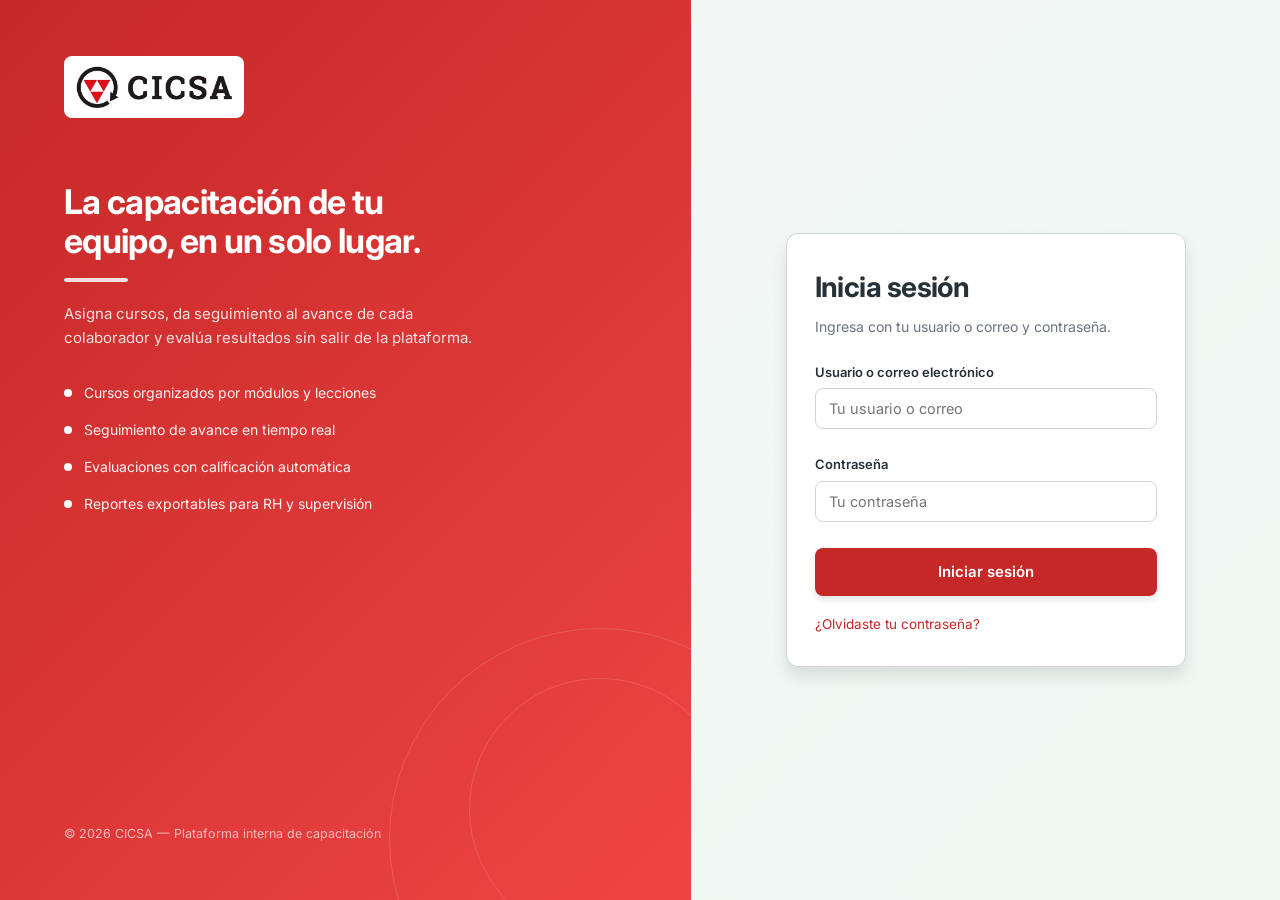
<file: admin/excelencia.html>
<!DOCTYPE html>
<html lang="es">
<head>
<meta charset="UTF-8"><meta name="viewport" content="width=device-width,initial-scale=1.0">
<title>CICSA · Tabla de Excelencia Académica</title>
<link rel="stylesheet" href="../css/styles.css">
<style>
.excelencia-pagina{max-width:1440px;margin:0 auto;padding:28px 30px 60px;color:#263740}.excelencia-hero{background:linear-gradient(135deg,#fff,#f3f7f9);border:1px solid #d6e0e4;border-radius:18px;padding:26px 28px;margin-bottom:16px}.excelencia-kicker{font-size:12px;text-transform:uppercase;letter-spacing:.12em;font-weight:800;color:#6a7880;margin-bottom:6px}.excelencia-hero h1{margin:0;color:#1e3540;font-size:32px}.excelencia-hero p{margin:7px 0 0;color:#697981}.excelencia-filtros{display:grid;grid-template-columns:1fr 1.2fr 1fr 1.25fr;gap:13px;background:#fff;border:1px solid #d6e0e4;border-radius:15px;padding:16px;margin-bottom:16px}.excelencia-filtros label{display:flex;flex-direction:column;gap:7px;font-size:12px;font-weight:800;color:#4d5e66}.excelencia-filtros select,.excelencia-filtros input{height:44px;border:1px solid #cbd6db;border-radius:9px;padding:0 12px;background:#fff;color:#263740;font:inherit}.excelencia-filtros select:focus,.excelencia-filtros input:focus{outline:none;border-color:#718995;box-shadow:0 0 0 3px rgba(113,137,149,.14)}.excelencia-resumen{display:grid;grid-template-columns:repeat(4,1fr);gap:13px;margin-bottom:16px}.excelencia-metrica{background:#fff;border:1px solid #d6e0e4;border-radius:13px;padding:15px 17px}.excelencia-metrica span{display:block;color:#77858d;font-size:11px;margin-bottom:5px}.excelencia-metrica strong{font-size:21px;color:#263740}.excelencia-metrica small{display:block;color:#89949a;margin-top:3px}.excelencia-grid{display:grid;grid-template-columns:minmax(0,1fr) 290px;gap:16px;align-items:start}.excelencia-panel{background:#fff;border:1px solid #d6e0e4;border-radius:15px;padding:19px;margin-bottom:16px}.panel-title{display:flex;justify-content:space-between;gap:12px;align-items:flex-start;margin-bottom:15px}.panel-title h2{margin:0;font-size:19px;color:#263740}.panel-title p{margin:4px 0 0;font-size:12px;color:#78868d}.podio{display:grid;grid-template-columns:1fr 1.08fr 1fr;gap:13px;align-items:end}.podio-card{border:1px solid #dce4e7;border-radius:14px;background:#fbfcfd;padding:18px;text-align:center;min-height:205px;display:flex;flex-direction:column;justify-content:center}.podio-card.primer{min-height:235px;border-color:#c8aa5c;background:linear-gradient(#fffdf7,#fff)}.podio-medalla{font-size:28px}.podio-avatar{width:52px;height:52px;border-radius:50%;background:#e9eef1;display:grid;place-items:center;margin:7px auto;font-weight:800;color:#40545e}.podio-card h3{margin:0;font-size:15px;color:#263740}.podio-area{font-size:12px;color:#7a878e;margin-top:3px}.podio-nota{font-size:27px;font-weight:800;color:#263740;margin-top:9px}.podio-nota small{font-size:11px;color:#7b878d}.podio-insignias{display:flex;justify-content:center;gap:5px;flex-wrap:wrap;margin-top:8px}.mini-insignia{width:29px;height:29px;border-radius:50%;display:grid;place-items:center;background:#f3f5f6;border:1px solid #dce4e7}.tabla-wrap{overflow:auto;border:1px solid #d8e1e5;border-radius:11px}.tabla-excelencia{width:100%;border-collapse:collapse;min-width:980px}.tabla-excelencia th{background:#27363d;color:#fff;padding:12px 11px;text-align:left;font-size:10px;text-transform:uppercase;letter-spacing:.05em}.tabla-excelencia td{padding:13px 11px;border-bottom:1px solid #e4e9eb;font-size:12px;vertical-align:middle}.tabla-excelencia tr:last-child td{border-bottom:0}.puesto{font-weight:800;color:#66757d}.trabajador-nombre{display:block;font-weight:800;color:#263740}.trabajador-correo{display:block;color:#8a959b;font-size:10px;margin-top:3px}.barra-nota{display:inline-block;width:75px;height:7px;background:#e1e6e9;border-radius:8px;overflow:hidden;margin-right:6px;vertical-align:middle}.barra-nota i{display:block;height:100%;background:#5f737e;border-radius:8px}.nota-num{font-weight:800}.insignias-celda{display:flex;gap:4px;flex-wrap:wrap}.insignia-chip{display:inline-flex;width:27px;height:27px;border:1px solid #dce4e7;background:#f8fafb;border-radius:50%;align-items:center;justify-content:center}.estado{display:inline-flex;padding:5px 8px;border-radius:999px;font-size:10px;font-weight:800;background:#eef2f4}.estado.excelencia{background:#f4ecd4;color:#765d19}.estado.bueno{background:#e9f0f2;color:#49626c}.estado.proceso{background:#f5eeee;color:#8a4b4b}.estado.sin{background:#f0f2f3;color:#69767c}.mensaje{max-width:260px;margin-top:4px;color:#68767d;line-height:1.35}.insignias-panel{position:sticky;top:15px}.insignia-def{display:grid;grid-template-columns:38px 1fr;gap:9px;padding:10px 0;border-bottom:1px solid #e6eaec}.insignia-icon{width:36px;height:36px;border-radius:9px;background:#f2f5f6;display:grid;place-items:center;font-size:19px}.insignia-def strong{display:block;font-size:12px}.insignia-def span{display:block;font-size:10px;color:#7b878d;margin-top:2px;line-height:1.35}.grafica{display:grid;gap:13px}.grafica-fila{display:grid;gap:5px}.grafica-etiqueta{display:flex;justify-content:space-between;gap:12px;font-size:12px}.grafica-etiqueta span{overflow:hidden;text-overflow:ellipsis;white-space:nowrap}.grafica-etiqueta strong{font-size:12px}.grafica-track{height:11px;background:#e5e9eb;border-radius:20px;overflow:hidden}.grafica-track span{display:block;height:100%;border-radius:20px;background:#637781}.grafica-fila small{color:#849097;font-size:10px}.tabla-areas{width:100%;border-collapse:collapse}.tabla-areas th,.tabla-areas td{text-align:left;padding:10px;border-bottom:1px solid #e5eaec;font-size:11px}.tabla-areas th{font-size:10px;text-transform:uppercase;background:#f5f7f8}.tabla-areas tr:last-child td{border-bottom:0}.excelencia-vacio{text-align:center;padding:34px 18px;color:#7c898f}.boton-volver{white-space:nowrap}.boton-volver-wrap{display:flex;justify-content:flex-end;margin-top:16px}
@media(max-width:1100px){.excelencia-filtros{grid-template-columns:1fr 1fr}.excelencia-resumen{grid-template-columns:1fr 1fr}.excelencia-grid{grid-template-columns:1fr}.insignias-panel{position:static}}
@media(max-width:680px){.excelencia-pagina{padding:15px}.excelencia-hero{padding:21px}.excelencia-hero h1{font-size:27px}.excelencia-filtros,.excelencia-resumen{grid-template-columns:1fr}.podio{grid-template-columns:1fr}.podio-card,.podio-card.primer{min-height:auto}.excelencia-panel{padding:15px}}
</style>
</head>
<body class="pagina-admin">
<main class="contenedor-admin excelencia-pagina">
<section class="excelencia-hero"><div class="excelencia-marca"><img src="../assets/cicsa-logo.png" alt="CICSA" class="logo-cicsa-excelencia"><span>Centro corporativo de capacitación</span></div><div class="excelencia-kicker">Reconocimiento académico · CICSA</div><h1><span class="titulo-trofeo">⌁</span> Tabla de Excelencia Académica</h1><p>Reconocimiento al desempeño, la constancia y el compromiso con la capacitación.</p><div class="boton-volver-wrap"><button class="btn btn-secundario boton-volver" id="btn-volver-panel" type="button">← Volver al panel</button></div></section>
<section class="excelencia-filtros" aria-label="Filtros de excelencia">
<label>Ver desempeño por<select id="excelencia-tipo"><option value="general">Promedio general</option><option value="curso">Por curso</option></select></label>
<label>Curso<select id="excelencia-filtro-curso"><option value="">Todos los cursos</option></select></label>
<label>Área de trabajo<select id="excelencia-filtro-area"><option value="">Todas las áreas</option></select></label>
<label>Buscar trabajador<input id="excelencia-busqueda" type="search" placeholder="Nombre, correo o área..." autocomplete="off"></label>
</section>
<section class="excelencia-resumen">
<div class="excelencia-metrica"><span>Consulta actual</span><strong id="excelencia-contexto">Promedio general</strong><small id="excelencia-subcontexto">Todas las áreas</small></div>
<div class="excelencia-metrica"><span>Trabajadores en consulta</span><strong id="excelencia-total-trabajadores">0</strong><small>Incluye quienes aún no tienen evaluación</small></div>
<div class="excelencia-metrica"><span>Con resultado</span><strong id="excelencia-evaluados">0</strong><small>Examen registrado</small></div>
<div class="excelencia-metrica"><span>Promedio de la consulta</span><strong id="excelencia-promedio-consulta">—</strong><small>Sobre resultados disponibles</small></div>
</section>
<div class="excelencia-grid"><div>
<section class="excelencia-panel"><div class="panel-title"><div><h2><span class="icono-corporativo">01</span> Desempeño destacado</h2><p id="excelencia-podio-subtitulo">Mejores promedios generales de la consulta.</p></div></div><div id="excelencia-podio" class="podio"></div></section>
<section class="excelencia-panel"><div class="panel-title"><div><h2><span class="icono-corporativo">02</span> Desempeño académico</h2><p id="excelencia-grafica-titulo">Mejores promedios generales</p></div></div><div id="excelencia-grafica" class="grafica"></div></section>
<section class="excelencia-panel"><div class="panel-title"><div><h2><span class="icono-corporativo">03</span> Todos los trabajadores</h2><p>La consulta se actualiza al cambiar área, curso o búsqueda.</p></div></div><div class="tabla-wrap"><table class="tabla-excelencia"><thead><tr><th>#</th><th>Trabajador</th><th>Área</th><th>Resultado</th><th>Cursos</th><th>Horas</th><th>Insignias</th><th>Reconocimiento</th></tr></thead><tbody id="tabla-excelencia-cuerpo"></tbody></table></div></section>
<section class="excelencia-panel"><div class="panel-title"><div><h2><span class="icono-corporativo">04</span> Resumen por área</h2><p>Promedio de los resultados disponibles en cada área.</p></div></div><div class="tabla-wrap"><table class="tabla-areas"><thead><tr><th>Área</th><th>Trabajadores</th><th>Evaluados</th><th>Promedio</th></tr></thead><tbody id="excelencia-resumen-areas"></tbody></table></div></section>
</div><aside class="excelencia-panel insignias-panel"><div class="panel-title"><div><h2><span class="icono-corporativo">05</span> Reconocimientos</h2><p>Reconocimientos de capacitación.</p></div></div><div id="excelencia-insignias-definiciones"></div></aside></div>
</main>
<script src="../js/api.js?v=horarios-compartidos-3"></script><script src="../js/admin/excelencia.js"></script>
</body></html>
</file>
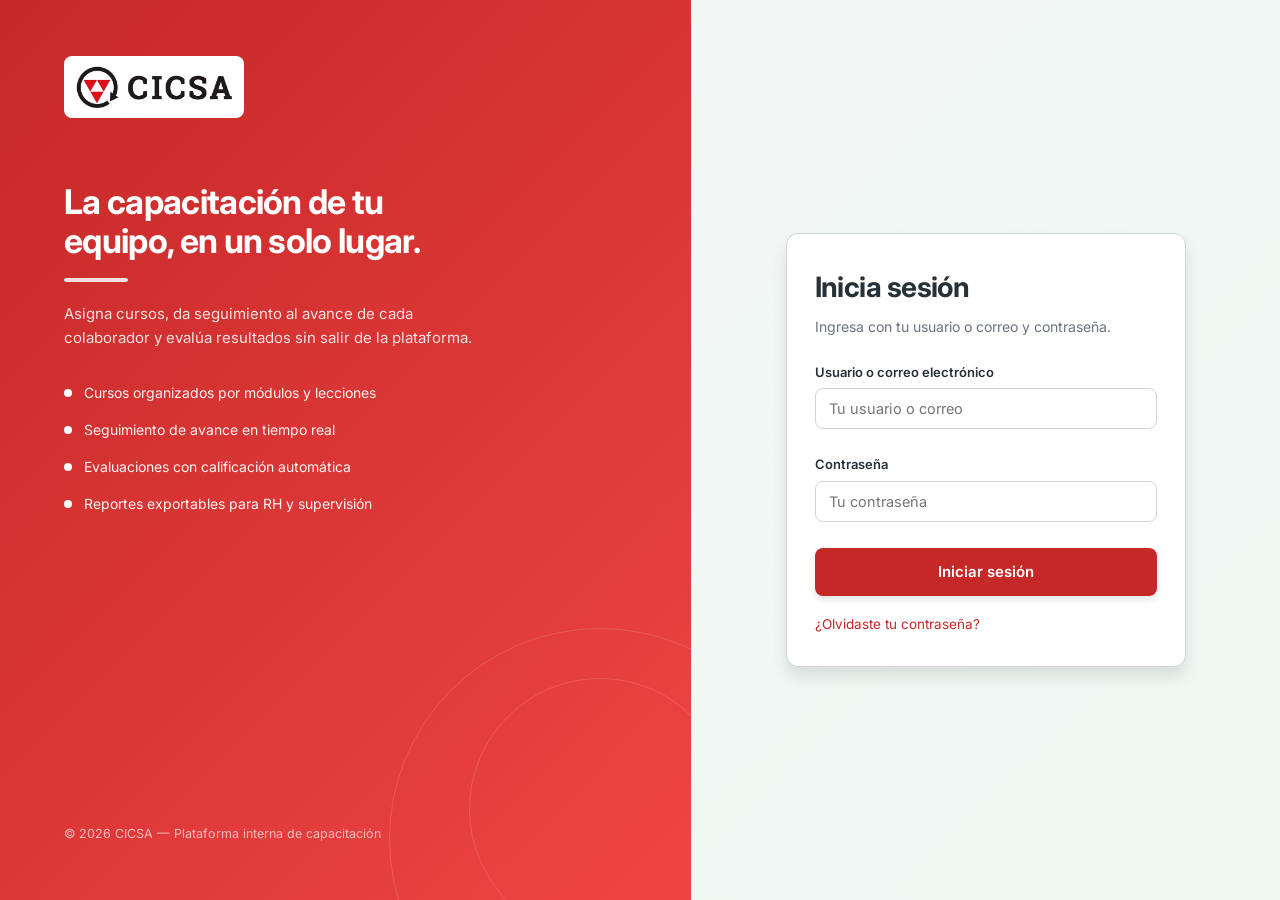
<file: instructor/cursos.html>
<!DOCTYPE html>
<html lang="es">
<head>
<meta charset="UTF-8" />
<meta name="viewport" content="width=device-width, initial-scale=1.0, viewport-fit=cover" />
<title>CICSA Capacita — Cursos del instructor</title>
<link rel="stylesheet" href="../css/styles.css" />
<link rel="stylesheet" href="../css/admin-mejoras.css?v=revision-cursos-superadmin-1" />
<style>
  .curso-admin-asignacion { display:none !important; }
</style>
</head>
<body>
<div class="pagina-admin admin-shell">
  <aside class="admin-sidebar" id="admin-sidebar" aria-label="Navegación del instructor">
    <a class="admin-sidebar-marca" href="../trabajador/inicio.html" aria-label="CICSA · Ir a Inicio">
      <span class="admin-logo-marco"><img src="../assets/cicsa-logo.png" alt="CICSA" class="logo-cicsa-sidebar" width="1071" height="286"></span>
      <span class="admin-marca-leyenda">INSTRUCTOR</span>
    </a>
    <button id="btn-cerrar-menu-admin" class="admin-menu-cerrar" type="button" aria-label="Cerrar navegación">×</button>
    <nav>
      <span class="admin-nav-etiqueta">Instructor</span>
      <a href="../trabajador/inicio.html"><span class="admin-nav-icono" aria-hidden="true"><svg viewBox="0 0 24 24"><path d="m3 10 9-7 9 7v11h-6v-8H9v8H3Z"/></svg></span> Inicio</a>
      <a href="#cursos-instructor" class="activo" aria-current="location"><span class="admin-nav-icono" aria-hidden="true"><svg viewBox="0 0 24 24"><path d="M3 4h7l2 2 2-2h7v16h-7l-2 2-2-2H3V4ZM12 6v16"/></svg></span> Cursos</a>
      <a href="#notificaciones-instructor"><span class="admin-nav-icono" aria-hidden="true"><svg viewBox="0 0 24 24"><path d="M18 8a6 6 0 0 0-12 0c0 7-3 7-3 9h18c0-2-3-2-3-9M10 21h4"/></svg></span> Notificaciones <span id="badge-notificaciones-instructor" class="badge badge-proceso" hidden>0</span></a>
      <a href="#mis-solicitudes-cursos"><span class="admin-nav-icono" aria-hidden="true"><svg viewBox="0 0 24 24"><rect x="5" y="3" width="14" height="18" rx="2"/><path d="M9 8h6M9 12h6M9 16h4"/></svg></span> Mis solicitudes</a>
      <a href="../trabajador/tutorial.html"><span class="admin-nav-icono" aria-hidden="true"><svg viewBox="0 0 24 24"><circle cx="12" cy="12" r="9"/><path d="M9 9a3 3 0 0 1 6 0c0 2-3 2-3 5M12 17v1"/></svg></span> Tutorial de uso</a>
      <a href="../trabajador/soporte.html"><span class="admin-nav-icono" aria-hidden="true"><svg viewBox="0 0 24 24"><path d="M4 13v-2a8 8 0 0 1 16 0v2M4 12H2v6h4v-6H4Zm16 0h2v6h-4v-6h2ZM20 18v3h-6"/></svg></span> Soporte y ayuda</a>
    </nav>
  </aside>

  <nav class="topbar-admin">
    <button class="btn btn-texto admin-menu-toggle" id="btn-menu-admin" type="button" aria-controls="admin-sidebar" aria-expanded="true" aria-label="Contraer navegación">☰</button>
    <div class="topbar-admin-marca">
      <img src="../assets/cicsa-logo.png" alt="CICSA" class="logo-cicsa-topbar" width="1071" height="286">
      <div class="topbar-admin-marca-texto"><span>Panel del instructor</span></div>
    </div>
    <div class="topbar-admin-derecha">
      <span class="badge-rol-admin">Instructor</span>
      <button class="btn btn-secundario btn-sm" id="btn-cerrar-sesion">Cerrar sesión</button>
    </div>
  </nav>

  <main class="contenedor-admin">
    <div class="admin-encabezado">
      <div class="admin-encabezado-contenido">
        <div class="admin-eyebrow">Área del instructor</div>
        <h1 id="bienvenida-admin">Mis cursos</h1>
        <p class="muted">Aquí solo aparecen los cursos creados por tu cuenta. Administración aprueba y asigna los cursos a trabajadores.</p>
      </div>
      <div class="admin-acciones-rapidas" aria-label="Acciones rápidas">
        <a class="btn btn-primario btn-sm" data-abrir-form="alta-curso" href="#cursos-instructor">+ Nuevo curso</a>
        <a class="btn btn-secundario btn-sm" href="#mis-solicitudes-cursos">Ver solicitudes</a>
      </div>
    </div>
    <section class="admin-seccion cursos-admin-seccion" id="cursos-instructor">
<div class="cursos-admin-encabezado">
<div>
<span class="cursos-admin-kicker">Área de cursos del instructor</span>
<h2>Mis cursos</h2>
<p class="muted">Crea y edita tus cursos. Cada alta o cambio se envía al administrador para aprobación.</p>
</div>
<div aria-label="Pasos para crear un curso" class="cursos-admin-guia">
<span class="activo"><b>1</b> Datos</span>
<span><b>2</b> Recursos</span>
<span><b>3</b> Contenido</span>
</div>
</div>
<details class="admin-alta-panel" id="alta-curso"><summary><span><strong>Crear nuevo curso</strong><small>Datos, asignación, recursos y evaluaciones</small></span><span aria-hidden="true" class="admin-alta-indicador">+</span></summary>
<form class="curso-editor" id="form-curso">
<div class="curso-editor-cabecera">
<div>
<span class="curso-editor-kicker">Constructor de contenidos</span>
<h3 id="curso-editor-titulo">Crear nuevo curso</h3>
<p class="muted">Completa la información y organiza el contenido paso a paso.</p>
<div class="curso-editor-resumen" id="curso-editor-resumen">0 temas · pendiente de aprobación</div>
</div>
<span class="curso-editor-estado" id="curso-editor-estado">Borrador nuevo</span>
</div>
<div class="curso-editor-seccion">
<div class="curso-editor-seccion-titulo"><span class="curso-editor-numero">01</span><div><h4>Información general</h4><p>Define los datos que verán los trabajadores.</p></div></div>
<div class="curso-editor-grid">
<div class="campo">
<label for="nc-nombre">Título del curso</label>
<input id="nc-nombre" placeholder="Ej. Seguridad e higiene industrial" required="" type="text"/>
</div>
<div class="campo">
<label for="nc-horas">Duración del curso (horas)</label>
<input id="nc-horas" min="0.5" placeholder="2" required="" step="0.5" type="number"/>
</div>


<div class="campo curso-editor-descripcion">
<label for="nc-descripcion">Descripción</label>
<textarea id="nc-descripcion" placeholder="Explica brevemente qué aprenderá el trabajador..." required="" rows="3"></textarea>
</div>
<div class="campo">
<label for="nc-fecha-inicio">Fecha y hora de apertura</label>
<input id="nc-fecha-inicio" type="datetime-local"/>
<small class="muted">El trabajador podrá acceder desde este momento. Si se deja vacío, inicia al aprobar y publicar.</small>
</div>
<div class="campo">
<label for="nc-fecha-fin">Fecha y hora de cierre</label>
<input aria-describedby="ayuda-cierre-curso" id="nc-fecha-fin" type="datetime-local"/>
<small class="muted" id="ayuda-cierre-curso">El trabajador perderá el acceso al llegar esta fecha y hora. Si se deja vacío, el curso permanecerá abierto.</small>
</div>
</div>
</div>
<button class="btn btn-secundario curso-contenido-abrir" id="btn-abrir-contenido-curso" type="button">
          Abrir recursos y estructura
        </button>
<section aria-hidden="true" class="curso-contenido-modal" hidden="" id="modal-contenido-curso">
<div class="curso-contenido-modal-fondo" data-cerrar-contenido=""></div>
<div aria-labelledby="titulo-contenido-curso" aria-modal="true" class="curso-contenido-card curso-editor-seccion" role="dialog">
<button aria-label="Cerrar ventana" class="curso-contenido-cerrar" id="btn-cerrar-contenido-curso" type="button">×</button>
<div class="curso-contenido-card-cabecera">
<div class="curso-contenido-card-titulo">
<div class="curso-contenido-card-titulo-fila">
<span class="curso-editor-numero">02</span>
<h4 id="titulo-contenido-curso">Recursos y estructura del aprendizaje</h4>
</div>
<p class="muted">Agrega recursos visuales y organiza el curso en temas, unidades y subtemas.</p>
</div>
<span class="curso-contenido-card-ayuda">Contenido del curso</span>
</div>
<div class="curso-contenido-bloque curso-contenido-recursos">
<div class="curso-contenido-bloque-titulo">
<strong>Recursos visuales</strong>
<span>Portada y video introductorio</span>
</div>
<div class="curso-media-grid">
<div class="curso-media-field">
<label for="nc-imagen">Imagen de portada</label>
<input accept="image/*" id="nc-imagen" type="file"/>
<div class="curso-media-preview" id="nc-imagen-preview">Sin imagen seleccionada</div>
</div>
<div class="curso-media-field">
<label for="nc-video">Video introductorio</label>
<input accept="video/*" id="nc-video" type="file"/>
<div class="curso-media-preview" id="nc-video-preview">Sin video seleccionado</div>
</div>
</div>
</div>
<div class="curso-contenido-bloque curso-contenido-estructura">
<div class="curso-contenido-bloque-titulo">
<strong>Estructura del aprendizaje</strong>
<span>Ordena el recorrido del trabajador</span>
</div>
<div id="constructor-modulos"></div>
<button class="btn btn-secundario btn-sm" id="btn-agregar-modulo" type="button">+ Agregar tema</button>
<div class="curso-evaluaciones-estructura">
<div class="curso-evaluacion-config">
<div>
<strong>Evaluación del curso</strong>
<span>Se genera automáticamente con 5 preguntas aleatorias tomadas del banco del Examen final.</span>
</div>
<span class="badge badge-info">5 preguntas automáticas</span>
</div>
<div class="curso-evaluacion-config">
<div>
<strong>Examen final</strong>
<span>Configura un banco de 5 a 25 preguntas. Al trabajador se le mostrarán en orden aleatorio.</span>
</div>
<button class="btn btn-primario btn-sm" id="btn-agregar-examen-estructura" type="button">+ Configurar examen final</button>
</div>
</div>
</div>
</div>
</section>
<div class="curso-editor-acciones curso-editor-acciones-fijas">
<span class="curso-editor-ayuda">Revisa los datos antes de guardar.</span>
<button class="btn btn-secundario oculto" id="btn-cancelar-edicion" type="button">Cancelar edición</button>
<button class="btn btn-primario" id="btn-guardar-curso" type="submit">+ Agregar curso</button>
</div>
</form>
</details>
<div aria-live="polite" class="cursos-admin-grid" id="tabla-cursos-instructor"></div>
</section>
    <section aria-labelledby="notificaciones-instructor-titulo" class="admin-seccion" id="notificaciones-instructor">
      <h2 id="notificaciones-instructor-titulo">Notificaciones</h2>
      <p class="muted">Aquí verás autorizaciones, rechazos y comentarios sobre tus cursos.</p>
      <div id="lista-notificaciones-instructor" class="lista-notificaciones-admin" aria-live="polite"><p class="muted">Cargando notificaciones…</p></div>
    </section>
    <section aria-labelledby="mis-solicitudes-cursos-titulo" class="admin-seccion" id="mis-solicitudes-cursos">
<h2 id="mis-solicitudes-cursos-titulo">Mis solicitudes</h2>
<p class="muted">Consulta la última solicitud de revisión que enviaste para cada curso.</p>
<div class="tabla-admin-wrap">
<table>
<thead><tr><th scope="col">Curso</th><th scope="col">Fecha</th><th scope="col">Estatus</th><th scope="col">Comentario</th></tr></thead>
<tbody aria-live="polite" id="tabla-mis-solicitudes-cursos"><tr><td colspan="4">Cargando solicitudes…</td></tr></tbody>
</table>
</div>
</section>
    <p class="pie-admin">CICSA Capacita — Módulo independiente del Instructor.</p>
  </main>
</div>
<div id="admin-toast-container" class="toast-container" role="status" aria-live="polite"></div>
<script src="../js/api.js?v=horarios-compartidos-3"></script>
<script src="../js/instructor/estado.js?v=3"></script>
<script src="../js/admin/editor-curso.js?v=estructura-fechas-v1"></script>
<script src="../js/admin/examenes.js?v=evaluaciones-v4"></script>
<script src="../js/admin/mis-solicitudes-cursos.js?v=estructura-fechas-v1"></script>
<script src="../js/instructor/cursos.js?v=estructura-fechas-v1"></script>
<script src="../js/instructor/notificaciones.js?v=1"></script>
<script src="../js/instructor/navegacion.js?v=3"></script>
<script src="../js/instructor/arranque.js?v=3"></script>
</body>
</html>
</file>
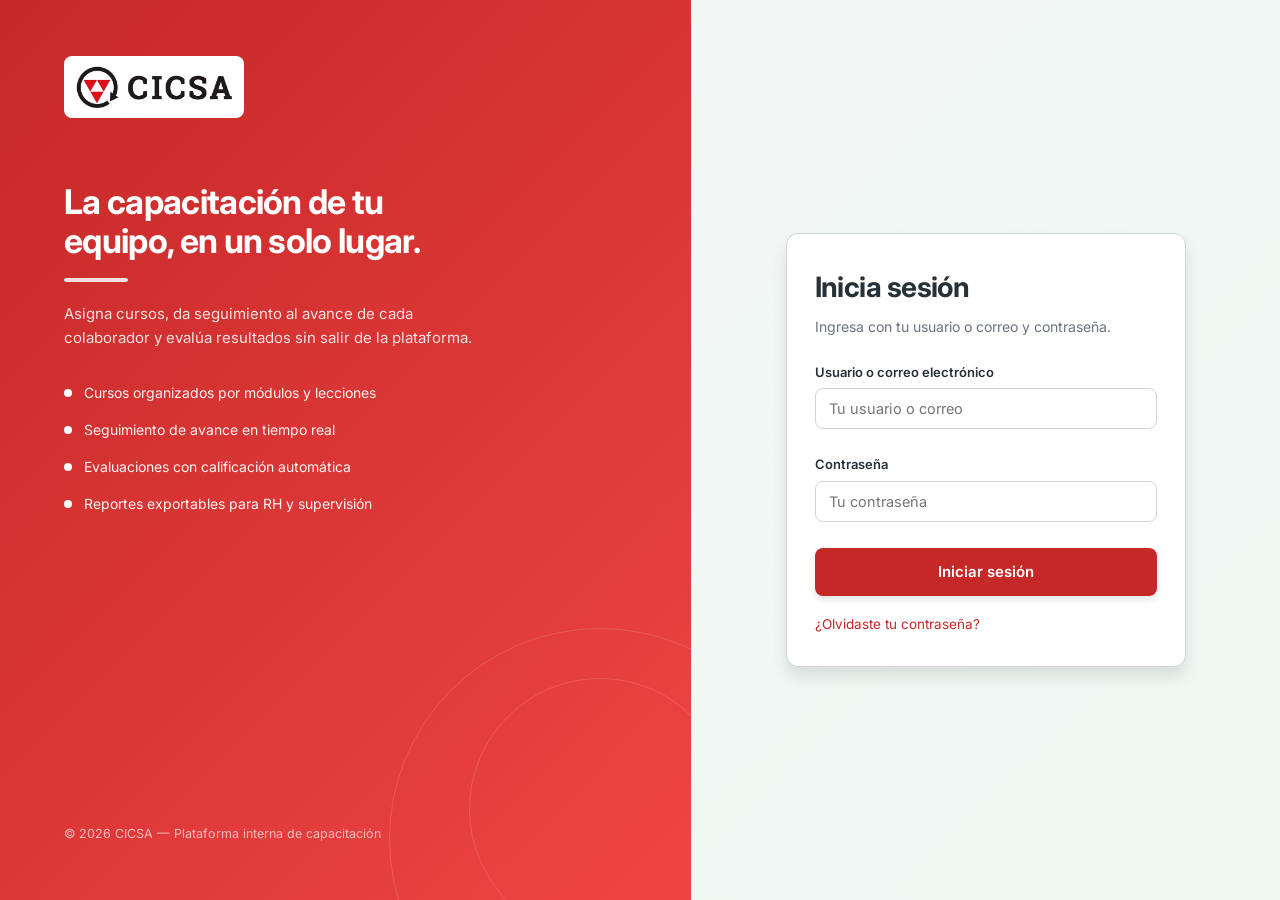
<file: trabajador/dashboard.html>
<!DOCTYPE html>
<html lang="es">
<head>
  <meta charset="UTF-8" />
  <meta name="viewport" content="width=device-width, initial-scale=1.0, viewport-fit=cover" />
  <title>CICSA Capacita — Mi aprendizaje</title>
  <link rel="stylesheet" href="../css/styles.css" />
</head>
<body class="aprendizaje-animado">

<div class="app-shell">
  <aside class="app-sidebar" id="sidebar-trabajador">
    <div class="marca marca-corporativa">
      <img src="../assets/cicsa-logo.png" alt="CICSA" class="logo-cicsa-trabajador">
      <span>CAPACITACIÓN</span>
    </div>

    <ul class="nav-lateral">
      <li><a href="inicio.html"><span class="icono icono-lineal"><svg viewBox="0 0 24 24" aria-hidden="true"><path d="M4 10.5 12 4l8 6.5V19a1 1 0 0 1-1 1h-4v-7H9v7H5a1 1 0 0 1-1-1v-8.5Z"></path></svg></span> Inicio</a></li>
      <li><a href="dashboard.html" class="activo"><span class="icono icono-lineal">
        <svg viewBox="0 0 24 24" aria-hidden="true"><rect x="4" y="4" width="7" height="7" rx="1"></rect><rect x="13" y="4" width="7" height="7" rx="1"></rect><rect x="4" y="13" width="7" height="7" rx="1"></rect><rect x="13" y="13" width="7" height="7" rx="1"></rect></svg>
      </span> Mi aprendizaje</a></li>
      <li><a href="perfil.html"><span class="icono icono-lineal">
        <svg viewBox="0 0 24 24" aria-hidden="true"><circle cx="12" cy="8" r="4"></circle><path d="M4 19c1.4-3.2 4.3-4.8 8-4.8s6.6 1.6 8 4.8"></path></svg>
      </span> Mi perfil</a></li>
      <li><a href="tutorial.html"><span class="icono icono-lineal">?</span> Tutorial de uso</a></li>
    </ul>

    <div class="tarjeta-usuario-sidebar">
      <div class="avatar" id="avatar-trabajador">--</div>
      <div>
        <div class="nombre" id="nombre-trabajador">—</div>
        <div class="rol">Trabajador</div>
      </div>
    </div>
  </aside>

  <div class="app-main-panel">
    <!-- NAVBAR SUPERIOR -->
    <nav class="navbar-top">
      <button class="btn btn-texto sidebar-toggle" id="btn-toggle-sidebar-trabajador" type="button" aria-controls="sidebar-trabajador" aria-expanded="false" aria-label="Abrir menú de navegación">☰</button>
      <div class="navbar-centro">
        <div class="buscador-nav">
          <svg class="icono-lupa" viewBox="0 0 24 24" aria-hidden="true">
            <circle cx="11" cy="11" r="5.5"></circle>
            <path d="M16 16L20.5 20.5"></path>
          </svg>
          <input type="search" id="buscar-curso" placeholder="Buscar cursos…" aria-label="Buscar cursos" autocomplete="off" />
        </div>
      </div>

      <div class="navbar-derecha">
        <div class="notificaciones-wrap">
          <button class="btn btn-texto notificaciones-btn" id="btn-notificaciones" type="button" aria-haspopup="dialog" aria-controls="modal-notificaciones" aria-expanded="false" title="Notificaciones" aria-label="Notificaciones" style="display: none;">
            <svg class="notificaciones-icono" viewBox="0 0 24 24" aria-hidden="true">
              <path d="M6.5 16.5h11l-1.1-1.1a2.1 2.1 0 0 1-.6-1.5V10a4.8 4.8 0 1 0-9.6 0v3.9c0 .6-.2 1.1-.6 1.5L6.5 16.5Z"></path>
              <path d="M10 18.5a2 2 0 0 0 4 0"></path>
            </svg>
            <span class="notificaciones-badge" id="notificaciones-badge">0</span>
          </button>
        </div>
        <button class="btn btn-texto help-btn" title="Ayuda" aria-label="Ayuda">
          <svg class="help-icon" viewBox="0 0 24 24" aria-hidden="true">
            <circle cx="12" cy="12" r="8.5"></circle>
            <path d="M9.6 9.4A2.7 2.7 0 0 1 13 8.3a2.6 2.6 0 0 1 1 4.9c-.8.6-1.5 1.1-1.5 2.3"></path>
            <path d="M12 17.4h.01"></path>
          </svg>
        </button>
        <button class="disparador-perfil" id="disparador-perfil">
          <div class="avatar" id="avatar-trabajador-compact">--</div>
          <div class="datos">
            <div class="nombre" id="nombre-trabajador-compact">—</div>
          </div>
        </button>
      </div>
    </nav>

    <!-- CONTENIDO PRINCIPAL -->
    <main class="app-contenido-top">
      <div class="dashboard-layout">
        
        <!-- COLUMNA PRINCIPAL (70%) -->
        <div class="dashboard-main">
          <div class="encabezado-vista">
            <h2 id="bienvenida-trabajador">Bienvenido</h2>
            <p class="muted">Cursos en progreso asignados a tu cuenta</p>
          </div>

          <!-- ESTADÍSTICAS -->
          <div class="tarjeta" style="margin-top: var(--gap-lg);">
            <h3 style="margin-bottom: var(--gap-md);">Tu progreso</h3>
            <div style="display: flex; justify-content: space-around; gap: var(--gap-md);">
              <div style="text-align: center;">
                <div style="font-size: 20px; font-weight: 700; color: var(--verde-primario);" id="stat-completados">0</div>
                <p style="font-size: 12px; color: var(--gris-suave); margin-top: 4px;">Completados</p>
              </div>
              <div style="text-align: center;">
                <div style="font-size: 20px; font-weight: 700; color: var(--verde-claro);" id="stat-progreso">0</div>
                <p style="font-size: 12px; color: var(--gris-suave); margin-top: 4px;">En progreso</p>
              </div>
              <div style="text-align: center;">
                <div style="font-size: 20px; font-weight: 700; color: var(--advertencia);" id="stat-noIniciados">0</div>
                <p style="font-size: 12px; color: var(--gris-suave); margin-top: 4px;">No iniciados</p>
              </div>
            </div>
          </div>

          <!-- FILTROS Y VISTA -->
          <div class="barra-acciones">
            <select id="filtro-academia" style="padding: 8px 12px; border-radius: var(--radio-md); border: 1px solid var(--gris-borde); background: var(--blanco); cursor: pointer;">
              <option value="">Todas las academias</option>
              <option value="Academia técnica">Academia técnica</option>
              <option value="Academia de liderazgo">Academia de liderazgo</option>
            </select>
            
            <select id="filtro-tipo" style="padding: 8px 12px; border-radius: var(--radio-md); border: 1px solid var(--gris-borde); background: var(--blanco); cursor: pointer;">
              <option value="">Todos los tipos</option>
              <option value="Obligatorio">Obligatorio</option>
              <option value="Electivo">Electivo</option>
            </select>

            <div style="margin-left: auto; display: flex; gap: var(--gap-sm);">
              <button class="btn btn-secundario btn-sm activo" id="vista-grilla" title="Vista de grilla" aria-label="Vista de grilla">◫</button>
            </div>
          </div>

          <!-- GRID DE CURSOS -->
          <div class="rejilla-cursos" id="rejilla-cursos-trabajador"></div>
        </div>

        <!-- SIDEBAR DERECHO (30%) - GAMIFICACIÓN E HITOS -->
        <aside class="dashboard-sidebar">

        </aside>
      </div>
    </main>
  </div>
</div>

<!-- DRAWER DE PERFIL -->
<div id="modal-notificaciones" class="modal-notificaciones oculto" aria-hidden="true">
  <div class="modal-notificaciones-contenido" role="dialog" aria-modal="true" aria-labelledby="notificaciones-titulo" aria-describedby="notificaciones-resumen">
    <div class="modal-notificaciones-header">
      <div><h3 id="notificaciones-titulo">Notificaciones</h3><p id="notificaciones-resumen">Novedades de tus cursos</p></div>
      <button class="btn btn-texto modal-notificaciones-close" type="button" aria-label="Cerrar notificaciones"><svg viewBox="0 0 24 24" aria-hidden="true" focusable="false"><path d="m6 6 12 12M18 6 6 18"/></svg></button>
    </div>
    <div id="lista-notificaciones" class="lista-notificaciones"></div>
    <p id="notificaciones-error" role="alert"></p>
    <div class="notificaciones-footer"><span id="notificaciones-estado" role="status" aria-live="polite">Novedades de tu aprendizaje</span><button type="button" id="btn-quitar-todas-notificaciones">Quitar todas</button></div>
  </div>
</div>

<div id="toast-container" class="toast-container" aria-live="polite" aria-atomic="true"></div>

<div class="fondo-drawer" id="fondo-drawer"></div>
<aside class="drawer-perfil" id="drawer-perfil">
  <div class="drawer-cabecera">
    <div>
      <div class="avatar grande" id="avatar-drawer">--</div>
      <div class="nombre-completo" id="nombre-drawer">—</div>
      <div class="correo" id="correo-drawer">—</div>
    </div>
  </div>
  
  <div class="drawer-cuerpo">
    <div class="drawer-seccion">
    </div>
    
    <div class="drawer-separador"></div>
    
    <div class="drawer-seccion">
      <div class="titulo-seccion">Perfil</div>
      <a href="perfil.html" class="drawer-item"><span>Insignias y certificados</span><span class="flecha">›</span></a>
      <a href="perfil.html?tab=historial" class="drawer-item"><span>Historial de aprendizaje</span><span class="flecha">›</span></a>
    </div>

    <div class="drawer-separador"></div>
    
    <div class="drawer-seccion">
      <div class="titulo-seccion">Configuración</div>
      <a href="soporte.html" class="drawer-item"><span>Soporte</span><span class="flecha">›</span></a>
    </div>
  </div>
  
  <div class="drawer-pie">
    <button class="btn btn-secundario btn-bloque" id="btn-cerrar-sesion">Cerrar sesión</button>
  </div>
</aside>

<script src="../js/api.js?v=horarios-compartidos-3"></script>
<script src="../js/menu-perfil.js"></script>
<script src="../js/worker-dashboard.js?v=horarios-automaticos-4"></script>
<script src="../js/dashboard-animaciones.js"></script>
</body>
</html>
</file>
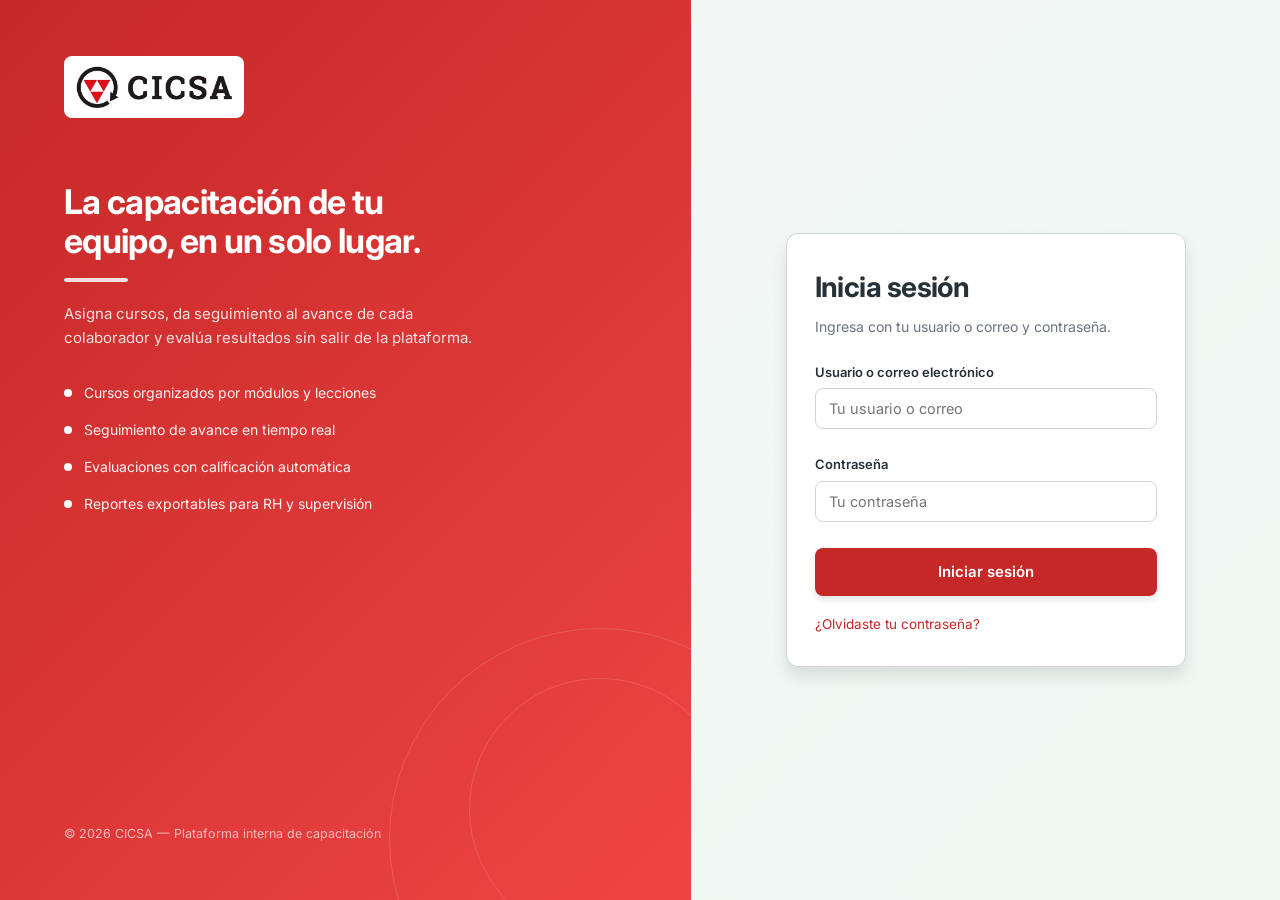
<file: trabajador/inicio.html>
<!DOCTYPE html>
<html lang="es">
<head>
  <meta charset="UTF-8">
  <meta name="viewport" content="width=device-width, initial-scale=1.0, viewport-fit=cover">
  <title>CICSA Capacita — Inicio</title>
  <link rel="stylesheet" href="../css/styles.css">
  <link rel="stylesheet" href="../css/comunicados.css">
</head>
<body>
<div class="app-shell">
  <aside class="app-sidebar" id="sidebar-trabajador">
    <div class="marca marca-corporativa"><img src="../assets/cicsa-logo.png" alt="CICSA" class="logo-cicsa-trabajador"><span>CAPACITACIÓN</span></div>
    <ul class="nav-lateral">
      <li><a href="inicio.html" class="activo"><span class="icono icono-lineal"><svg viewBox="0 0 24 24" aria-hidden="true"><path d="M4 10.5 12 4l8 6.5V19a1 1 0 0 1-1 1h-4v-7H9v7H5a1 1 0 0 1-1-1v-8.5Z"></path></svg></span> Inicio</a></li>
      <li><a href="dashboard.html"><span class="icono icono-lineal"><svg viewBox="0 0 24 24" aria-hidden="true"><rect x="4" y="4" width="7" height="7" rx="1"></rect><rect x="13" y="4" width="7" height="7" rx="1"></rect><rect x="4" y="13" width="7" height="7" rx="1"></rect><rect x="13" y="13" width="7" height="7" rx="1"></rect></svg></span> Mi aprendizaje</a></li>
      <li><a href="perfil.html"><span class="icono icono-lineal"><svg viewBox="0 0 24 24" aria-hidden="true"><circle cx="12" cy="8" r="4"></circle><path d="M4 19c1.4-3.2 4.3-4.8 8-4.8s6.6 1.6 8 4.8"></path></svg></span> Mi perfil</a></li>
      <li><a href="tutorial.html"><span class="icono icono-lineal">?</span> Tutorial de uso</a></li>
    </ul>
    <div class="tarjeta-usuario-sidebar"><div class="avatar" id="avatar-trabajador">--</div><div><div class="nombre" id="nombre-trabajador">—</div><div class="rol">Trabajador</div></div></div>
  </aside>
  <div class="app-main-panel">
    <nav class="navbar-top"><button class="btn btn-texto sidebar-toggle" id="btn-toggle-sidebar-trabajador" type="button" aria-controls="sidebar-trabajador" aria-expanded="false" aria-label="Abrir menú de navegación">☰</button><div class="navbar-centro"><div class="navbar-titulo"><h1 id="saludo-inicio">Hola</h1></div></div><div class="navbar-derecha"><a class="disparador-perfil" href="perfil.html" aria-label="Ir a mi perfil"><div class="avatar" id="avatar-trabajador-compact">--</div><div class="datos"><div class="nombre" id="nombre-trabajador-compact">—</div></div></a></div></nav>
    <main class="app-contenido-top inicio-comunicados-contenido">
      <header class="inicio-encabezado"><span class="inicio-etiqueta">CICSA · CAPACITACIÓN</span><h1>Comunicados</h1><p>Consulta las novedades, avisos y anuncios de tu organización.</p></header>
      <div id="comunicados-trabajador" class="comunicados-trabajador-lista" aria-live="polite"></div>
    </main>
  </div>
</div>
<script src="../js/api.js?v=horarios-compartidos-3"></script>
<script src="../js/menu-perfil.js"></script>
<script src="../js/inicio-comunicados.js?v=instructor-aislado-3"></script>
</body>
</html>
</file>
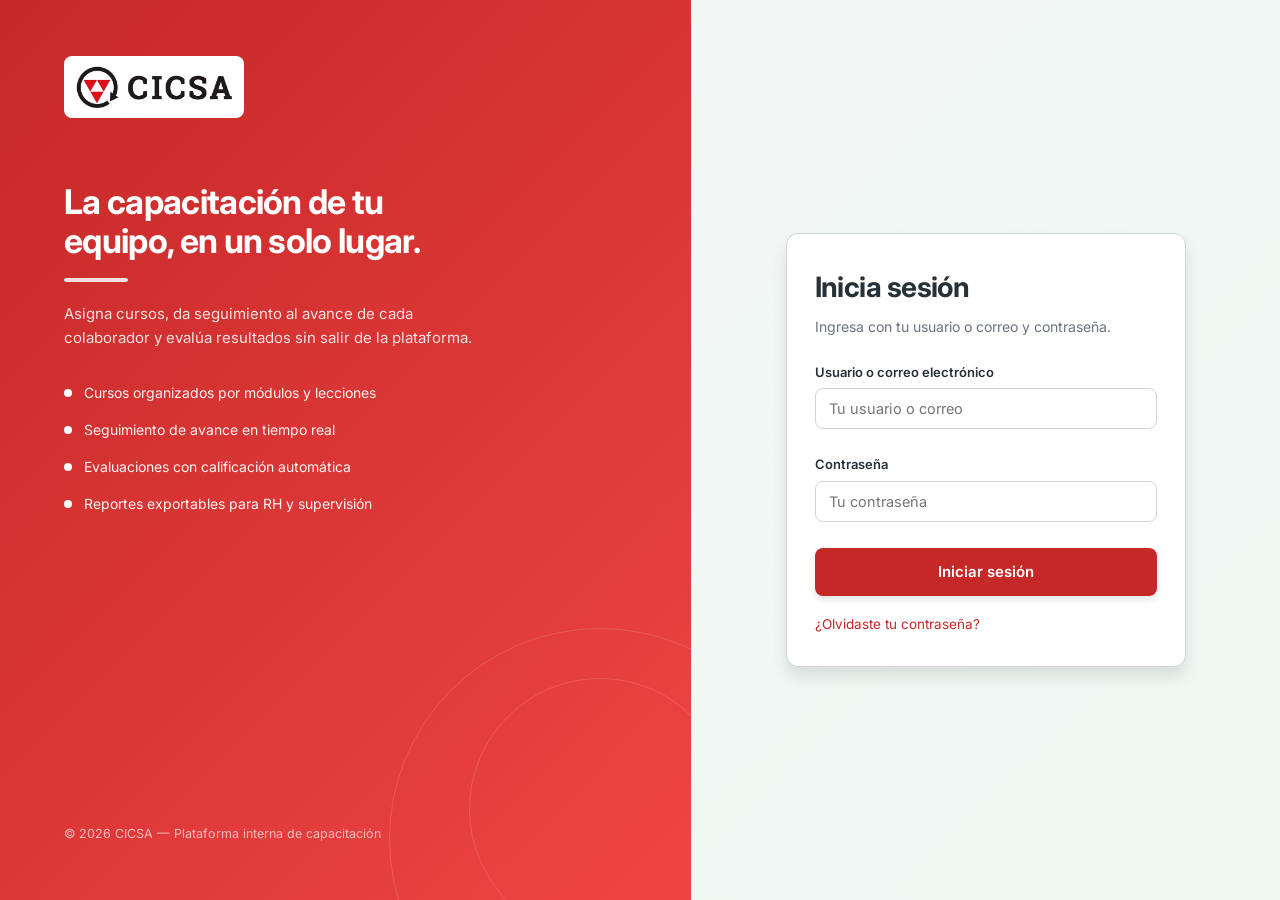
<file: trabajador/lector.html>
<!DOCTYPE html>
<html lang="es">
<head>
  <meta charset="UTF-8" />
  <meta name="viewport" content="width=device-width, initial-scale=1.0, viewport-fit=cover" />
  <title>CICSA Capacita — Lector de Curso</title>
  <link rel="stylesheet" href="../css/styles.css" />
  <link rel="stylesheet" href="../css/lector-mejoras.css?v=20260922-2" />
</head>
<body>

<div class="lector-curso">
  <!-- SIDEBAR IZQUIERDO: ESQUEMA DEL CURSO -->
  <aside class="lector-sidebar" id="lector-sidebar">
    <div class="lector-cabecera">
      <button class="lector-volver" id="btn-volver-dashboard" title="Volver al dashboard" aria-label="Volver a mi aprendizaje">
        <svg viewBox="0 0 24 24" aria-hidden="true" focusable="false">
          <path d="M15.5 5.5L9 12l6.5 6.5" />
        </svg>
      </button>
      <div class="lector-titulo" id="lector-titulo-curso">Cargando curso…</div>
    </div>

    <!-- Navegación del contenido -->
    <div class="lector-tabs">
      <button class="lector-tab activo" data-tab="esquema">Contenido del curso</button>
    </div>

    <!-- CONTENIDO TAB: Esquema del Curso -->
    <div class="lector-esquema" id="tab-esquema" style="display: block;">
      <div class="lector-buscador">
        <input type="search" placeholder="Buscar un subtema..." aria-label="Buscar dentro del curso" />
        <span aria-hidden="true">⌕</span>
      </div>
      <p id="lector-lecciones-completadas" class="lector-resumen">Cargando progreso…</p>
      <div id="estructura-modulos"></div>
      <nav class="lector-ayuda-soporte" aria-label="Ayuda y soporte"><a href="tutorial.html" target="_blank" rel="noopener">Ayuda</a><a href="soporte.html" target="_blank" rel="noopener">Soporte</a></nav>
      <p id="lector-busqueda-vacia" class="lector-resumen" hidden>No hay subtemas con ese nombre.</p>
    </div>

  </aside>
  <div class="lector-separador" id="lector-separador" role="separator" aria-orientation="vertical" aria-label="Ajustar ancho del menú del curso" tabindex="0"></div>

  <!-- AREA PRINCIPAL: CONTENIDO DEL CURSO -->
  <div class="lector-contenido-main">
    <header class="lector-topbar">
      <div class="lector-miga">
        <button class="lector-sidebar-toggle" id="btn-toggle-sidebar" type="button"
          aria-controls="lector-sidebar" aria-expanded="true" aria-label="Ocultar menú del curso">
          <svg viewBox="0 0 24 24" aria-hidden="true" focusable="false">
            <path d="M4 7h16M4 12h16M4 17h16" />
          </svg>
        </button>
        <a class="lector-miga-seccion" href="dashboard.html">Mi aprendizaje</a>
        <span aria-hidden="true">/</span>
        <strong id="lector-topbar-curso">Curso</strong>
        <span aria-hidden="true">/</span>
        <span id="lector-topbar-leccion">Selecciona un subtema</span>
      </div>
      <div class="lector-topbar-meta">
        <div class="lector-curso-datos" aria-label="Información del curso">
          <span id="lector-curso-categoria">Curso</span>
          <span id="lector-curso-duracion">Duración —</span>
          <span id="lector-curso-estado">En progreso</span><span id="lector-tiempo-restante" class="lector-tiempo-restante">⏱ 00:00:00 restantes</span>
        </div>
        <span class="lector-progreso-label">Progreso del curso</span>
        <strong id="lector-progreso-porcentaje">0%</strong>
      </div>
    </header>
    <div class="lector-progreso-barra" aria-label="Progreso del curso">
      <span id="lector-progreso-relleno"></span>
    </div>
    <div class="lector-viewport">
      <div class="lector-contenido" id="contenido-tema">
        <div class="lector-bienvenida">
          <span class="lector-etiqueta">COMIENZA AQUÍ</span>
          <h1>Bienvenido al curso</h1>
          <p>Selecciona un subtema del esquema para comenzar.</p>
        </div>
      </div>

    </div>
    <footer class="lector-pasos">
      <div class="lector-pasos-info">
        <div class="lector-progreso-navegacion">Lección <span id="progreso-actual">0</span> de <span id="progreso-total">0</span></div>
        <span id="lector-estado-leccion" aria-live="polite">Selecciona un subtema</span>
      </div>
      <p id="lector-aviso-guardado" role="alert"></p>
      <div class="lector-pasos-acciones">
        <button class="lector-nav-btn" id="btn-anterior" type="button" disabled>Anterior</button>
        <button class="lector-nav-btn" id="btn-siguiente" type="button" disabled>Siguiente</button>
      </div>
    </footer>
  </div>
</div>

<script src="../js/api.js?v=horarios-compartidos-3"></script>
<script src="../js/validacion-leccion.js?v=1"></script>
<script src="../js/lector.js?v=estructura-fechas-v1"></script>
</body>
</html>
</file>
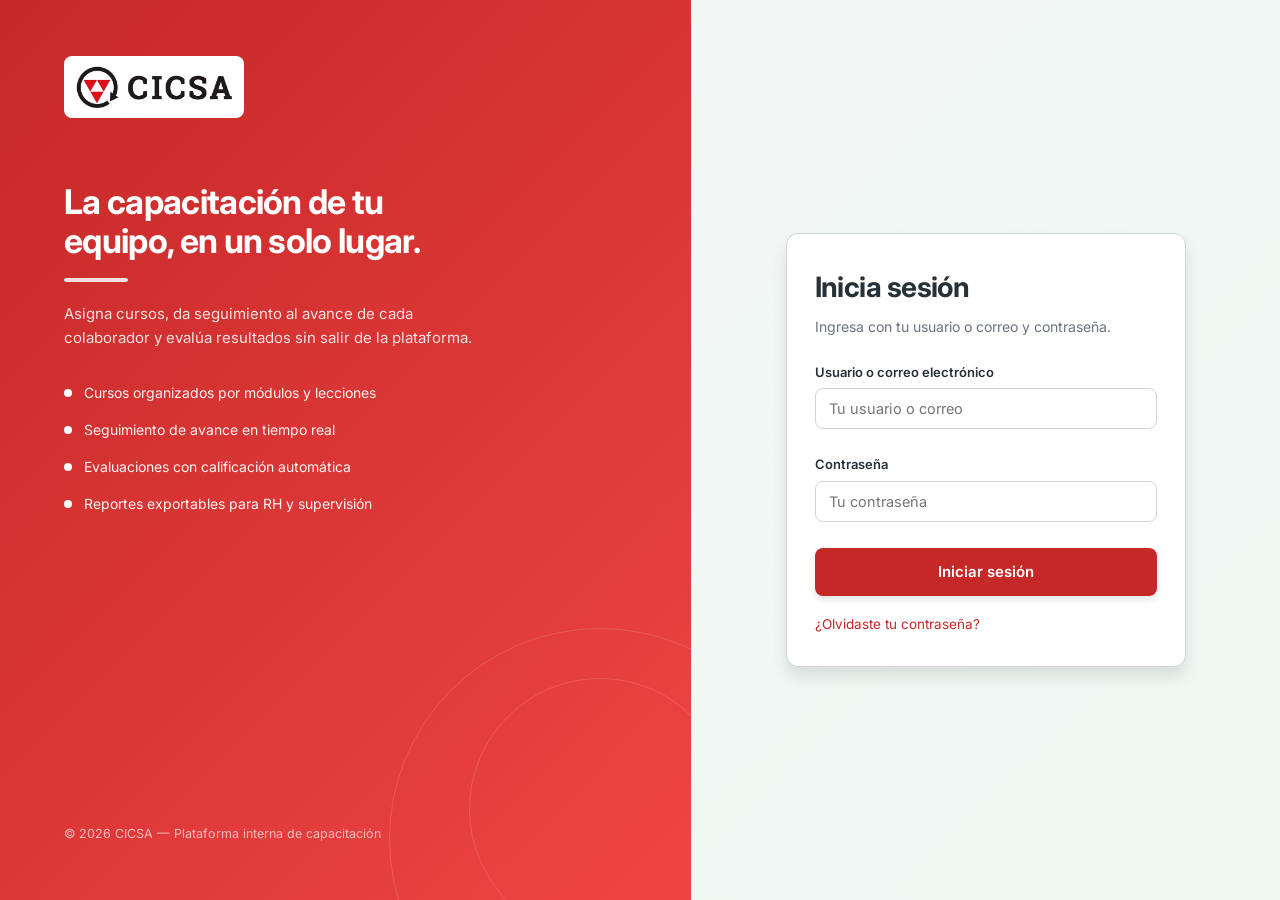
<file: trabajador/perfil.html>
<!DOCTYPE html>
<html lang="es">
<head>
  <meta charset="UTF-8" />
  <meta name="viewport" content="width=device-width, initial-scale=1.0, viewport-fit=cover" />
  <title>CICSA Capacita — Mi Perfil</title>
  <link rel="stylesheet" href="../css/styles.css" />
</head>
<body>

<div class="app-shell perfil-shell">
  <!-- SIDEBAR -->
  <aside class="app-sidebar" id="sidebar-trabajador">
    <div class="marca">
      <span class="marca-icono">CC</span>
      CICSA Capacita
    </div>

    <ul class="nav-lateral">
      <li><a href="dashboard.html"><span class="icono icono-lineal">
        <svg viewBox="0 0 24 24" aria-hidden="true"><path d="M4 10.5 12 4l8 6.5V19a1 1 0 0 1-1 1h-4v-7H9v7H5a1 1 0 0 1-1-1v-8.5Z"></path></svg>
      </span> Mi aprendizaje</a></li>
      <li><a href="perfil.html" class="activo"><span class="icono icono-lineal">
        <svg viewBox="0 0 24 24" aria-hidden="true"><circle cx="12" cy="8" r="4"></circle><path d="M4 19c1.4-3.2 4.3-4.8 8-4.8s6.6 1.6 8 4.8"></path></svg>
      </span> Mi perfil</a></li>
    </ul>

    <div class="tarjeta-usuario-sidebar">
      <div class="avatar" id="avatar-trabajador">--</div>
      <div>
        <div class="nombre" id="nombre-trabajador">—</div>
        <div class="rol">Trabajador</div>
      </div>
    </div>
  </aside>

  <!-- PANEL PRINCIPAL -->
  <div class="app-main-panel">
    <!-- NAVBAR SUPERIOR -->
    <nav class="navbar-top">
      <button class="btn btn-texto sidebar-toggle" id="btn-toggle-sidebar-trabajador" type="button" aria-controls="sidebar-trabajador" aria-expanded="false" aria-label="Abrir menú de navegación">☰</button>
      <div class="navbar-centro">
        <div class="tabs-navbar">
          <a href="#insignias" class="item-nav activo" data-vista="insignias">Insignias y certificados</a>
          <a href="#historial" class="item-nav" data-vista="historial">Historial de aprendizaje</a>
        </div>
      </div>

      <div class="navbar-derecha">
        <button id="btn-notificaciones" type="button" aria-controls="modal-notificaciones" aria-expanded="false" class="btn btn-texto notificaciones-btn" title="Notificaciones" aria-label="Notificaciones">
          <svg class="notificaciones-icono" viewBox="0 0 24 24" aria-hidden="true">
            <path d="M6.5 16.5h11l-1.1-1.1a2.1 2.1 0 0 1-.6-1.5V10a4.8 4.8 0 1 0-9.6 0v3.9c0 .6-.2 1.1-.6 1.5L6.5 16.5Z"></path>
            <path d="M10 18.5a2 2 0 0 0 4 0"></path>
          </svg><span id="notificaciones-badge" class="notificaciones-badge" style="display:none">0</span>
        </button>
        <button class="btn btn-texto help-btn" title="Ayuda" aria-label="Ayuda">
          <svg class="help-icon" viewBox="0 0 24 24" aria-hidden="true">
            <circle cx="12" cy="12" r="8.5"></circle>
            <path d="M9.6 9.4A2.7 2.7 0 0 1 13 8.3a2.6 2.6 0 0 1 1 4.9c-.8.6-1.5 1.1-1.5 2.3"></path>
            <path d="M12 17.4h.01"></path>
          </svg>
        </button>
        <button class="disparador-perfil" id="disparador-perfil">
          <div class="avatar" id="avatar-trabajador-compact">--</div>
          <div class="datos">
            <div class="nombre" id="nombre-trabajador-compact">—</div>
          </div>
        </button>
      </div>
    </nav>

    <!-- CONTENIDO PRINCIPAL -->
    <main class="app-contenido-top">
      <!-- VISTA: INSIGNIAS Y CERTIFICADOS -->
      <section id="vista-insignias" class="vista">
        <div class="encabezado-vista">
          <h2>Insignias y certificados</h2>
          <p class="muted">Tus logros en la plataforma</p>
        </div>

        <!-- PERFIL DE USUARIO (Card superior) -->
        <div class="tarjeta" style="margin-bottom: var(--gap-2xl); text-align: center;">
          <div class="avatar grande" id="avatar-perfil" style="margin: 0 auto var(--gap-lg);">--</div>
          <h3 id="nombre-perfil">—</h3>
          <p class="muted" style="margin-bottom: var(--gap-md);" id="correo-perfil">—</p>
          <div style="display: grid; grid-template-columns: 1fr 1fr 1fr; gap: var(--gap-lg); text-align: center;">
            <div>
              <div style="font-size: 24px; font-weight: 700; color: var(--verde-primario);" id="metrica-certificados">0</div>
              <p class="muted">Certificados</p>
            </div>
            <div>
              <div style="font-size: 24px; font-weight: 700; color: var(--verde-claro);" id="metrica-insignias">0</div>
              <p class="muted">Insignias</p>
            </div>
            <div>
              <div style="font-size: 24px; font-weight: 700; color: var(--advertencia);" id="metrica-progreso">0%</div>
              <p class="muted">Progreso</p>
            </div>
          </div>
        </div>

        <section id="panel-desempeno" class="panel-desempeno" hidden aria-live="polite">
          <div class="panel-desempeno-icono" id="panel-desempeno-icono" aria-hidden="true">★</div>
          <div>
            <span class="panel-desempeno-etiqueta" id="panel-desempeno-etiqueta">Tu desempeño</span>
            <h3 id="panel-desempeno-titulo"></h3>
            <p id="panel-desempeno-mensaje"></p>
          </div>
          <strong id="panel-desempeno-promedio"></strong>
        </section>

        <!-- INSIGNIAS Y CERTIFICADOS -->
        <div id="certificados" style="margin-bottom: var(--gap-2xl);">
          <h3 style="margin-bottom: var(--gap-lg);" class="titulo-seccion-icono">
            <svg viewBox="0 0 24 24" aria-hidden="true" style="color: #8b5cf6; width: 22px; height: 22px;">
              <path d="M8 4.5h8a2 2 0 0 1 2 2V8l-2 1.2V7H8v2.2L6 8V6.5a2 2 0 0 1 2-2Z" fill="none" stroke="currentColor" stroke-width="1.8" stroke-linecap="round" stroke-linejoin="round"></path>
              <path d="M12 9.5 13.9 13l3.8.6-2.8 2.7 0.7 3.7-3.6-1.9-3.6 1.9.7-3.7-2.8-2.7 3.8-.6L12 9.5Z" fill="none" stroke="currentColor" stroke-width="1.8" stroke-linecap="round" stroke-linejoin="round"></path>
            </svg>
            Insignias y certificados
          </h3>
          <div id="contenedor-insignias" style="display: grid; grid-template-columns: repeat(auto-fill, minmax(120px, 1fr)); gap: var(--gap-lg); margin-bottom: var(--gap-lg);">
            <div class="tarjeta" style="text-align: center; padding: var(--gap-lg);">
              <div class="icono-estado-vacio" style="margin-bottom: var(--gap-md); color: #8b5cf6;">
                <svg viewBox="0 0 24 24" aria-hidden="true" style="width: 26px; height: 26px;">
                  <path d="M8 4.5h8a2 2 0 0 1 2 2V8l-2 1.2V7H8v2.2L6 8V6.5a2 2 0 0 1 2-2Z" fill="none" stroke="currentColor" stroke-width="1.8" stroke-linecap="round" stroke-linejoin="round"></path>
                  <path d="M12 9.5 13.9 13l3.8.6-2.8 2.7 0.7 3.7-3.6-1.9-3.6 1.9.7-3.7-2.8-2.7 3.8-.6L12 9.5Z" fill="none" stroke="currentColor" stroke-width="1.8" stroke-linecap="round" stroke-linejoin="round"></path>
                </svg>
              </div>
              <p style="font-size: 12px; font-weight: 600;">No hay insignias aún</p>
            </div>
          </div>
          <div id="contenedor-certificados" style="display: flex; flex-direction: column; gap: var(--gap-lg);">
            <div class="tarjeta">
              <p class="muted" style="text-align: center;">No hay certificados aún. Completa un curso para obtener uno.</p>
            </div>
          </div>
        </div>
      </section>

      <!-- VISTA: HISTORIAL DE APRENDIZAJE -->
      <section id="vista-historial" class="vista oculto">
        <div class="historial-hero">
          <div class="historial-usuario">
            <div class="avatar grande historial-avatar" id="avatar-historial">--</div>
            <div>
              <div class="historial-bienvenida">Bienvenido(a),</div>
              <h3 id="nombre-historial">—</h3>
              <div class="historial-rol">Trabajador · CICSA Capacita</div>
            </div>
          </div>

          <div class="historial-metricas">
            <div class="historial-metrica">
              <div class="historial-metrica-icono"><svg class="perfil-icono-lineal" viewBox="0 0 24 24" aria-hidden="true" focusable="false"><circle cx="12" cy="8" r="5"/><path d="m8.5 12-1 9 4.5-3 4.5 3-1-9"/></svg></div>
              <div>
                <strong id="meta-insignias-historial">0</strong>
                <span>Insignias obtenidas</span>
              </div>
            </div>
            <div class="historial-metrica">
              <div class="historial-metrica-icono"><svg class="perfil-icono-lineal" viewBox="0 0 24 24" aria-hidden="true" focusable="false"><path d="M6 3h9l4 4v14H6V3Zm8 0v5h5M9 14l2 2 4-5"/></svg></div>
              <div>
                <strong id="meta-cursos-historial">0</strong>
                <span>Cursos completados</span>
              </div>
            </div>
          </div>
        </div>

        <div class="historial-toolbar">
          <div class="historial-search">
            <input type="text" id="buscar-historial" placeholder="Buscar" />
            <span class="historial-search-icon"><svg class="perfil-icono-lineal" viewBox="0 0 24 24" aria-hidden="true" focusable="false"><circle cx="10.5" cy="10.5" r="6.5"/><path d="m16 16 5 5"/></svg></span>
          </div>

          <div class="historial-filtros">
            <label>
              <span>Estado de finalización</span>
              <select id="filtro-historial-estado">
                <option value="">Todos</option>
                <option value="completado">Completado</option>
                <option value="en_proceso">En proceso</option>
                <option value="no_iniciado">No iniciado</option>
              </select>
            </label>
            <label>
              <span>Ordenar</span>
              <select id="filtro-historial-orden">
                <option value="reciente">Último</option>
                <option value="antiguo">Más antiguo</option>
                <option value="nombre">Nombre</option>
              </select>
            </label>
          </div>
        </div>

        <div id="contenedor-historial" class="historial-list"></div>
      </section>
    </main>
  </div>
</div>

<div id="modal-notificaciones" class="modal-notificaciones oculto" aria-hidden="true">
  <div class="modal-notificaciones-contenido" role="dialog" aria-modal="true" aria-labelledby="notificaciones-titulo" aria-describedby="notificaciones-resumen">
    <div class="modal-notificaciones-header">
      <div><h3 id="notificaciones-titulo">Notificaciones</h3><p id="notificaciones-resumen">Novedades de tus cursos</p></div>
      <button class="btn btn-texto modal-notificaciones-close" type="button" aria-label="Cerrar notificaciones"><svg viewBox="0 0 24 24" aria-hidden="true" focusable="false"><path d="m6 6 12 12M18 6 6 18"/></svg></button>
    </div>
    <div id="lista-notificaciones" class="lista-notificaciones"></div>
    <p id="notificaciones-error" role="alert"></p>
    <div class="notificaciones-footer"><span id="notificaciones-estado" role="status" aria-live="polite">Novedades de tu aprendizaje</span><button type="button" id="btn-quitar-todas-notificaciones">Quitar todas</button></div>
  </div>
</div>


<!-- DRAWER DE PERFIL -->
<div class="fondo-drawer" id="fondo-drawer"></div>
<aside class="drawer-perfil" id="drawer-perfil">
  <div class="drawer-cabecera">
    <div>
      <div class="avatar grande" id="avatar-drawer">--</div>
      <div class="nombre-completo" id="nombre-drawer">—</div>
      <div class="correo" id="correo-drawer">—</div>
    </div>
  </div>
  
  <div class="drawer-cuerpo">
    <div class="drawer-seccion">
    </div>
    
    <div class="drawer-separador"></div>
    
    <div class="drawer-seccion">
      <div class="titulo-seccion">Perfil</div>
      <a href="perfil.html" class="drawer-item"><span>Insignias y certificados</span><span class="flecha">›</span></a>
      <a href="perfil.html?tab=historial" class="drawer-item"><span>Historial de aprendizaje</span><span class="flecha">›</span></a>
    </div>

    <div class="drawer-separador"></div>
    
    <div class="drawer-seccion">
      <div class="titulo-seccion">Configuración</div>
      <a href="soporte.html" class="drawer-item"><span>Soporte</span><span class="flecha">›</span></a>
    </div>
  </div>
  
  <div class="drawer-pie">
    <button class="btn btn-secundario btn-bloque" id="btn-cerrar-sesion">Cerrar sesión</button>
  </div>
</aside>

<script src="../js/api.js?v=horarios-compartidos-3"></script>
<script src="../js/menu-perfil.js"></script>
<script src="../js/notificaciones-perfil.js"></script>
<script src="../js/perfil.js"></script>
</body>
</html>
</file>
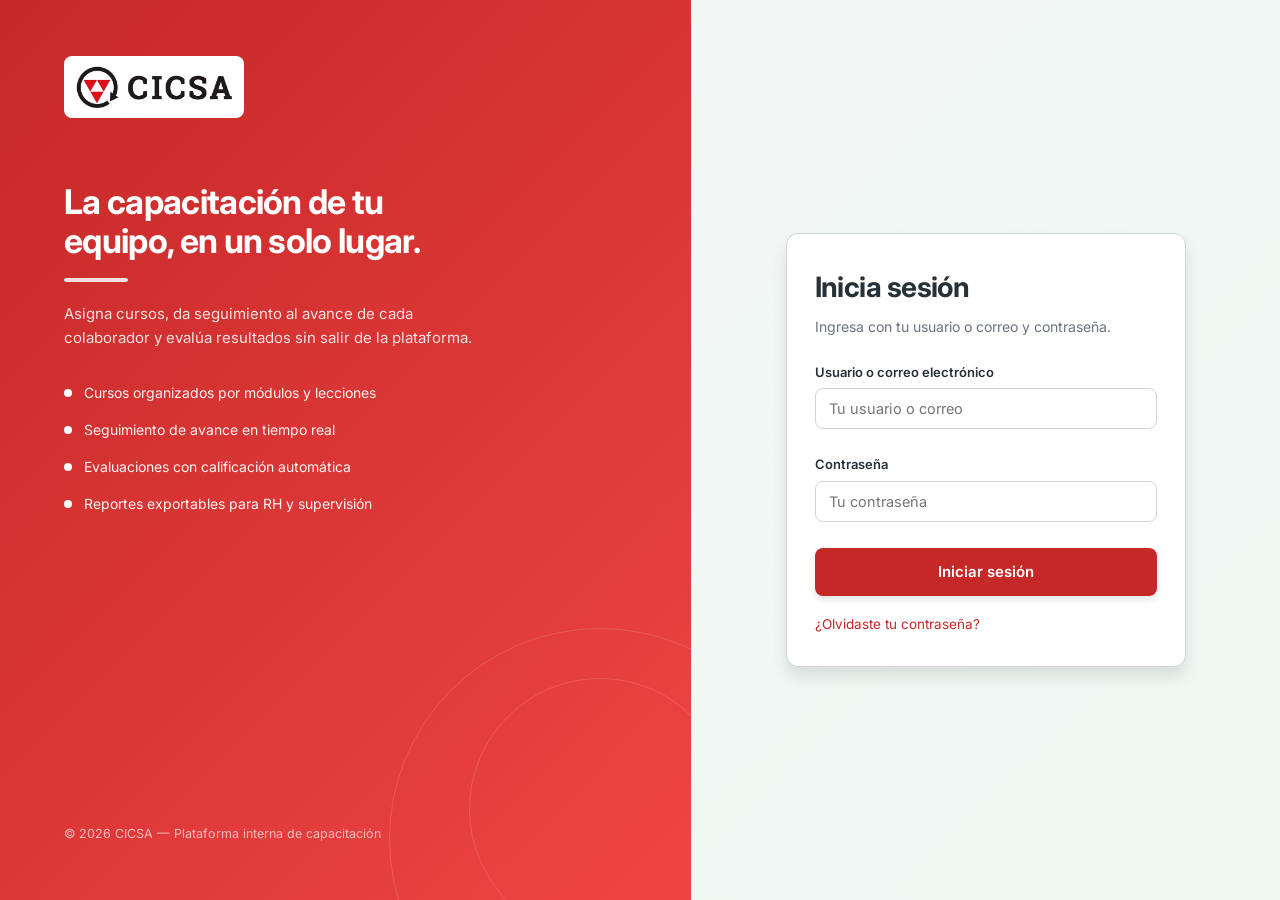
<file: trabajador/soporte.html>
<!DOCTYPE html>
<html lang="es">
<head>
<meta charset="UTF-8"><meta name="viewport" content="width=device-width,initial-scale=1.0">
<title>CICSA Capacita — Soporte</title>
<link rel="stylesheet" href="../css/styles.css"><link rel="stylesheet" href="../css/soporte.css">
</head>
<body class="soporte-pagina">
<header class="soporte-barra">
  <a id="soporte-volver" href="dashboard.html"><svg viewBox="0 0 24 24" aria-hidden="true" focusable="false"><path d="m10 6-6 6 6 6M4 12h16"/></svg><span id="soporte-volver-texto">Mi aprendizaje</span></a>
  <a class="soporte-ayuda-link" href="tutorial.html"><svg viewBox="0 0 24 24" aria-hidden="true" focusable="false"><path d="M12 5v15M3 4h4a6 6 0 0 1 5 2 6 6 0 0 1 5-2h4v15h-4a6 6 0 0 0-5 2 6 6 0 0 0-5-2H3Z"/></svg><span>Ayuda y tutoriales</span></a>
  <img src="../assets/cicsa-logo.png" alt="CICSA" width="1071" height="286">
</header>
<main class="soporte-contenido">
  <header class="soporte-presentacion">
    <div class="soporte-presentacion-icono"><svg viewBox="0 0 24 24" aria-hidden="true" focusable="false"><path d="M4 13v-2a8 8 0 0 1 16 0v2M4 12H2v6h4v-6H4Zm16 0h2v6h-4v-6h2ZM20 18v3h-6"/></svg></div>
    <div><span class="soporte-etiqueta">ESTAMOS PARA AYUDARTE</span><h1>Centro de soporte</h1><p>Cuéntanos qué necesitas. Aquí podrás seguir tu solicitud y consultar la respuesta.</p></div>
  </header>
  <div class="soporte-columnas">
    <section class="soporte-tarjeta soporte-nueva-tarjeta" aria-labelledby="soporte-nueva">
      <div class="soporte-seccion-cabecera"><span class="soporte-seccion-icono"><svg viewBox="0 0 24 24" aria-hidden="true" focusable="false"><path d="M21 11a8 8 0 0 1-8 8H7l-5 3V11a9 9 0 0 1 19 0ZM7 9h9M7 13h6"/></svg></span><div><h2 id="soporte-nueva">Nueva solicitud</h2><p>Completa los detalles para recibir asistencia.</p></div></div>
      <p id="soporte-identidad" class="soporte-identidad"></p>
      <form id="form-soporte">
        <div class="soporte-campos-fila">
          <div class="soporte-campo"><label for="soporte-tipo">Tipo de solicitud <span aria-hidden="true">*</span></label>
            <select id="soporte-tipo" required><option value="">Selecciona el motivo</option><option value="acceso">Problema de acceso</option><option value="password">Restablecer contraseña</option><option value="curso">Contenido o video</option><option value="evaluacion">Evaluación o examen</option><option value="certificado">Certificado</option><option value="repetir">Repetir un curso</option><option value="otro">Otro problema</option></select>
          </div>
          <div class="soporte-campo"><label for="soporte-curso">Curso relacionado <span>(opcional)</span></label><select id="soporte-curso"><option value="">Sin curso relacionado</option></select></div>
        </div>
        <div class="soporte-campo"><label for="soporte-descripcion">¿Qué ocurrió? <span aria-hidden="true">*</span></label><textarea id="soporte-descripcion" required minlength="10" maxlength="3000" rows="4" aria-describedby="soporte-descripcion-ayuda" placeholder="Describe el problema e indica en qué pantalla sucede."></textarea><small id="soporte-descripcion-ayuda">No incluyas contraseñas ni información confidencial.</small></div>
        <div class="soporte-campo soporte-adjuntar">
          <label for="soporte-captura"><span class="soporte-adjuntar-icono"><svg viewBox="0 0 24 24" aria-hidden="true" focusable="false"><path d="M12 16V3m-5 5 5-5 5 5M4 15v6h16v-6"/></svg></span> Captura de pantalla <span>(opcional)</span></label>
          <input id="soporte-captura" type="file" accept="image/png,image/jpeg,image/webp" aria-describedby="soporte-archivo-ayuda">
          <small id="soporte-archivo-ayuda">PNG, JPG o WEBP · Hasta 2 MB</small>
        </div>
        <div class="soporte-enviar-fila"><span>Los campos con * son obligatorios.</span><button class="btn btn-primario" type="submit">Enviar solicitud <span aria-hidden="true">→</span></button></div>
        <p id="soporte-envio" role="status" aria-live="polite"></p>
      </form>
    </section>
    <section class="soporte-tarjeta soporte-seguimiento-tarjeta" aria-labelledby="soporte-titulo-lista">
      <div class="soporte-lista-cabecera"><div><h2 id="soporte-titulo-lista">Mis solicitudes</h2><p class="soporte-subtitulo">Consulta el avance y las respuestas.</p></div><button id="soporte-actualizar" class="btn btn-secundario btn-sm" type="button"><svg viewBox="0 0 24 24" aria-hidden="true" focusable="false"><path d="M20 7v5h-5M4 17v-5h5M5 7a8 8 0 0 1 13-2l2 3M4 16l2 3a8 8 0 0 0 13-2"/></svg><span>Actualizar</span></button></div>
      <div class="soporte-resumen" aria-label="Resumen de solicitudes">
        <div><span class="soporte-punto pendiente"></span><strong id="soporte-total-pendiente">0</strong><span>Pendientes</span></div>
        <div><span class="soporte-punto atencion"></span><strong id="soporte-total-atencion">0</strong><span>En atención</span></div>
        <div><span class="soporte-punto resuelto"></span><strong id="soporte-total-resuelto">0</strong><span>Resueltas</span></div>
      </div>
      <div class="soporte-filtrar"><label for="soporte-filtro">Mostrar</label><select id="soporte-filtro"><option value="">Todas las solicitudes</option><option value="pendiente">Pendientes</option><option value="en_atencion">En atención</option><option value="resuelto">Resueltas</option></select></div>
      <p id="soporte-error" role="alert"></p><div id="soporte-lista" aria-live="polite" aria-busy="true">Cargando solicitudes…</div>
      <div class="soporte-seguimiento-pie">El estado y la respuesta se actualizan en este apartado.</div>
    </section>
  </div>
  <footer class="soporte-pie"><span>¿Buscas cómo usar la plataforma? <a href="tutorial.html">Consulta la guía de uso ↗</a></span><p id="soporte-demo" class="soporte-nota" hidden>Modo demo · Las solicitudes se guardan en este navegador; no se envían por correo ni se comparten entre equipos.</p></footer>
</main>
<script src="../js/api.js?v=horarios-compartidos-3"></script><script src="../js/soporte.js?v=2"></script>
</body></html>
</file>
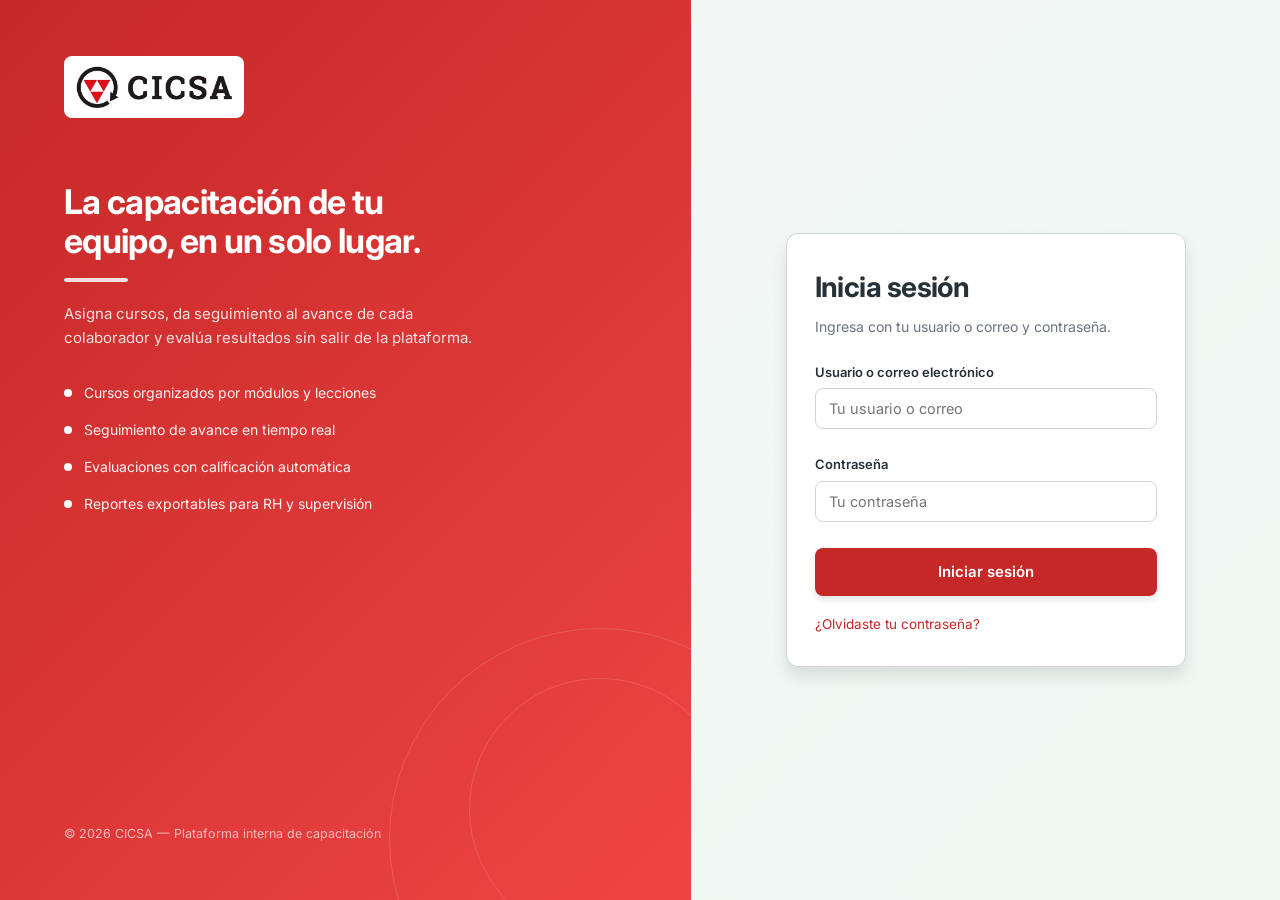
<file: trabajador/tutorial.html>
<!DOCTYPE html>
<html lang="es">
<head>
  <meta charset="UTF-8">
  <meta name="viewport" content="width=device-width,initial-scale=1.0">
  <title>CICSA Capacita — Guía de uso</title>
  <link rel="stylesheet" href="../css/styles.css">
  <link rel="stylesheet" href="../css/tutorial.css">
</head>
<body class="tutorial-trabajador">
  <header class="tutorial-barra">
    <a class="tutorial-volver" href="dashboard.html"><svg viewBox="0 0 24 24" aria-hidden="true" focusable="false"><path d="m10 6-6 6 6 6M4 12h16"/></svg><span>Mi aprendizaje</span></a>
    <span class="tutorial-marca"><img class="tutorial-logo-cicsa" src="../assets/cicsa-logo.png" alt="CICSA" width="1071" height="286"></span>
  </header>
  <main class="tutorial-contenido">
    <nav class="tutorial-ruta" aria-label="Ubicación"><a href="dashboard.html">Mi aprendizaje</a><span aria-hidden="true">/</span><span aria-current="page">Guía de uso</span></nav>
    <section class="tutorial-portada" aria-labelledby="tutorial-titulo">
      <div>
        <span class="tutorial-etiqueta">CENTRO DE AYUDA</span>
        <h1 id="tutorial-titulo">Tu capacitación,<br>paso a paso.</h1>
        <p>Conoce cómo comenzar tus cursos, avanzar por los módulos y consultar tus resultados.</p>
        <a class="btn tutorial-accion" href="#tutorial-materiales">Consultar materiales <span aria-hidden="true">↓</span></a>
      </div>
      <div class="tutorial-portada-icono"><svg viewBox="0 0 24 24" aria-hidden="true" focusable="false"><path d="M3 4h6a3 3 0 0 1 3 3v14a4 4 0 0 0-4-2H3V4Zm9 3a3 3 0 0 1 3-3h6v15h-5a4 4 0 0 0-4 2"/></svg><span>GUÍA DEL TRABAJADOR</span></div>
    </section>
    <section class="tutorial-primeros-pasos" aria-labelledby="tutorial-pasos-titulo">
      <div class="tutorial-seccion-titulo"><h2 id="tutorial-pasos-titulo">Empieza por aquí</h2><span>Tres pasos para avanzar</span></div>
      <ol class="tutorial-pasos">
        <li><span class="tutorial-paso-numero">01</span><h3>Abre tu curso</h3><p>En Mi aprendizaje encontrarás los cursos asignados. Revisa su horario y aprueba la evaluación del curso.</p></li>
        <li><span class="tutorial-paso-numero">02</span><h3>Completa los módulos</h3><p>Consulta cada lección y pulsa Siguiente para guardar tu avance. Termina antes de la hora de cierre.</p></li>
        <li><span class="tutorial-paso-numero">03</span><h3>Presenta el examen</h3><p>Al completar las lecciones, continúa al examen final. Consulta tus resultados y logros en Mi perfil.</p></li>
      </ol>
    </section>
    <section id="tutorial-materiales" aria-labelledby="tutorial-materiales-titulo">
      <div class="tutorial-seccion-titulo"><div><h2 id="tutorial-materiales-titulo">Materiales de apoyo</h2><p>Videos, documentos y enlaces publicados por administración.</p></div><span id="tutorial-total" class="tutorial-total">Cargando…</span></div>
      <div id="tutorial-lista" class="tutorial-lista" aria-live="polite" aria-busy="true">Cargando materiales…</div>
    </section>
    <footer class="tutorial-pie"><p>¿Tienes un problema o necesitas repetir un curso? <a href="soporte.html">Contactar a soporte</a>.</p><a href="dashboard.html">Volver a mis cursos <span aria-hidden="true">→</span></a></footer>
  </main>
  <script src="../js/api.js?v=horarios-compartidos-3"></script>
  <script src="../js/tutoriales.js"></script>
  <script src="../js/tutorial.js?v=instructor-aislado-3"></script>
</body>
</html>
</file>
<file: css/styles.css>
/* =========================================================
   CICSA Capacita — Sistema de diseño moderno
   Minimalista con tono claro + lector oscuro
   ========================================================= */

@import url('https://fonts.googleapis.com/css2?family=Inter:wght@400;500;600;700;800&display=swap');

:root {
  /* Paleta de colores */
  --verde-primario: #c62828;
  --verde-claro: #ef4444;
  --gris-texto: #2a3135;
  --gris-ligero: #f4f5f7;
  --gris-borde: #e1e4e8;
  --gris-suave: #6b7280;
  --blanco: #ffffff;
  
  /* Fondo oscuro (lector) */
  --fondo-oscuro: #121212;
  --fondo-oscuro-2: #1e1e1e;
  --texto-blanco: #ffffff;
  --borde-oscuro: rgba(255, 255, 255, 0.1);
  
  /* Estados */
  --exito: #c62828;
  --error: #b91c1c;
  --advertencia: #9ca3af;
  --info: #6b7280;
  
  /* Spacing */
  --gap-xs: 4px;
  --gap-sm: 8px;
  --gap-md: 12px;
  --gap-lg: 16px;
  --gap-xl: 24px;
  --gap-2xl: 32px;
  
  /* Border radius */
  --radio-sm: 4px;
  --radio-md: 8px;
  --radio-lg: 12px;
  
  /* Sombras */
  --sombra-sm: 0 1px 2px rgba(0, 0, 0, 0.05);
  --sombra-md: 0 4px 6px rgba(0, 0, 0, 0.1);
  --sombra-lg: 0 10px 15px rgba(0, 0, 0, 0.1);
  --sombra-xl: 0 20px 25px rgba(0, 0, 0, 0.15);
  
  /* Transiciones */
  --transition-rápida: 150ms ease;
  --transition-normal: 250ms ease;
}

/* Escala fluida para que el sistema conserve proporciones entre dispositivos. */
:root {
  --gap-xs: clamp(0.25rem, 0.2rem + 0.1vw, 0.3rem);
  --gap-sm: clamp(0.5rem, 0.4rem + 0.2vw, 0.65rem);
  --gap-md: clamp(0.75rem, 0.6rem + 0.3vw, 0.95rem);
  --gap-lg: clamp(1rem, 0.8rem + 0.5vw, 1.3rem);
  --gap-xl: clamp(1.5rem, 1.1rem + 0.8vw, 2rem);
  --gap-2xl: clamp(2rem, 1.5rem + 1.2vw, 3rem);
}

* {
  box-sizing: border-box;
  -webkit-tap-highlight-color: transparent;
}

html, body {
  margin: 0;
  padding: 0;
  background: var(--gris-ligero);
  color: var(--gris-texto);
  font-family: 'Inter', -apple-system, BlinkMacSystemFont, 'Segoe UI', sans-serif;
  font-size: 15px;
  line-height: 1.6;
  -webkit-font-smoothing: antialiased;
}

h1, h2, h3, h4, h5 {
  font-weight: 700;
  letter-spacing: -0.02em;
  margin: 0;
  color: var(--gris-texto);
}

h1 { font-size: clamp(1.75rem, 1.35rem + 1.2vw, 2rem); }
h2 { font-size: clamp(1.35rem, 1.1rem + 0.8vw, 1.5rem); }
h3 { font-size: clamp(1.05rem, 0.95rem + 0.35vw, 1.125rem); }
h4 { font-size: 1rem; }

p {
  margin: 0;
  color: var(--gris-texto);
}

a {
  color: var(--verde-primario);
  text-decoration: none;
  transition: color var(--transition-rápida);
}

a:hover {
  color: var(--verde-claro);
}

button {
  font-family: inherit;
}

:focus-visible {
  outline: 2px solid var(--verde-primario);
  outline-offset: 2px;
}

img {
  max-width: 100%;
  display: block;
}

/* =========== BOTONES =========== */
.btn {
  display: inline-flex;
  align-items: center;
  justify-content: center;
  gap: var(--gap-sm);
  padding: 10px 16px;
  border-radius: var(--radio-md);
  border: 1px solid transparent;
  font-weight: 600;
  font-size: 14px;
  cursor: pointer;
  transition: all var(--transition-rápida);
  white-space: nowrap;
  user-select: none;
  appearance: none;
  -webkit-appearance: none;
}

.btn:active {
  transform: translateY(0);
}

.btn:hover {
  transform: translateY(-1px);
}

.btn-primario {
  background: var(--verde-primario);
  color: var(--blanco);
  box-shadow: var(--sombra-md);
}

.btn-primario:hover {
  background: #a61d1d;
  box-shadow: var(--sombra-lg);
}

.btn-secundario {
  background: var(--blanco);
  color: var(--gris-texto);
  border: 1px solid var(--gris-borde);
  box-shadow: var(--sombra-sm);
}

.btn-secundario:hover {
  background: var(--gris-ligero);
  border-color: var(--gris-suave);
}

.btn-secundario.activo {
  background: var(--verde-primario);
  color: var(--blanco);
  border-color: var(--verde-primario);
}

.btn-peligro {
  background: var(--error);
  color: var(--blanco);
  box-shadow: var(--sombra-md);
}

.btn-peligro:hover {
  background: #dc2626;
  box-shadow: var(--sombra-lg);
}

.btn-texto {
  background: none;
  border: none;
  color: var(--verde-primario);
  font-weight: 600;
  padding: var(--gap-xs) var(--gap-sm);
  box-shadow: none;
}

.btn-texto:hover {
  background: rgba(198, 40, 40, 0.08);
  border-radius: var(--radio-sm);
}

.btn-bloque {
  width: 100%;
}

.btn-sm {
  padding: 6px 12px;
  font-size: 13px;
}

.btn-lg {
  padding: 12px 24px;
  font-size: 16px;
}

.btn[disabled] {
  opacity: 0.5;
  cursor: not-allowed;
  transform: none;
}

/* =========== TARJETAS (Cards) =========== */
.tarjeta, .card {
  background: var(--blanco);
  border-radius: var(--radio-lg);
  border: 1px solid var(--gris-borde);
  padding: var(--gap-lg);
  box-shadow: var(--sombra-sm);
  transition: all var(--transition-normal);
}

.tarjeta:hover, .card:hover {
  box-shadow: var(--sombra-lg);
  border-color: var(--verde-primario);
}

.tarjeta-curso {
  background: var(--blanco);
  border-radius: var(--radio-lg);
  overflow: hidden;
  box-shadow: var(--sombra-sm);
  transition: all var(--transition-normal);
  cursor: pointer;
}

.tarjeta-curso:hover {
  transform: translateY(-4px);
  box-shadow: var(--sombra-xl);
}

.tarjeta-curso-thumbnail {
  position: relative;
  width: 100%;
  padding-bottom: 56.25%; /* 16:9 */
  background: var(--gris-ligero);
  overflow: hidden;
}

.tarjeta-curso-thumbnail img {
  position: absolute;
  top: 0;
  left: 0;
  width: 100%;
  height: 100%;
  object-fit: cover;
}

.tarjeta-curso-thumbnail::after {
  position: absolute;
  right: 10px;
  bottom: 10px;
  padding: 4px 8px;
  border-radius: 999px;
  content: "Curso";
  background: rgba(17, 24, 39, .72);
  color: #fff;
  font-size: 10px;
  font-weight: 700;
}

.logro-item,
.tarea-item {
  display: flex;
  align-items: center;
  gap: 10px;
  padding: 10px;
  border-radius: var(--radio-md);
  background: var(--gris-ligero);
}

.logro-icono {
  display: grid;
  width: 28px;
  height: 28px;
  flex-shrink: 0;
  place-items: center;
  border-radius: 50%;
  background: var(--verde-primario);
  color: #fff;
  font-weight: 700;
}

.logro-item strong,
.tarea-item strong,
.logro-item small,
.tarea-item span {
  display: block;
}

.logro-item strong,
.tarea-item strong {
  font-size: 12px;
}

.logro-item small,
.tarea-item span {
  margin-top: 2px;
  color: var(--gris-suave);
  font-size: 11px;
}

.panel-vacio {
  padding: 18px;
  border-radius: var(--radio-md);
  background: var(--gris-ligero);
  color: var(--gris-suave);
  font-size: 12px;
  text-align: center;
}

.lista-asignacion-trabajadores {
  display: grid;
  max-height: 150px;
  gap: 6px;
  overflow-y: auto;
  padding: 10px;
  border: 1px solid var(--gris-borde);
  border-radius: var(--radio-md);
  background: var(--gris-ligero);
}

.opcion-asignacion {
  display: flex;
  align-items: center;
  gap: 8px;
  font-size: 12px;
}

.select-rol-usuario {
  width: 130px;
  padding: 6px 8px;
  border: 1px solid var(--gris-borde);
  border-radius: var(--radio-md);
  background: var(--blanco);
  color: var(--gris-oscuro);
  font-size: 12px;
}

.rol-ayuda {
  display: block;
  margin-top: 4px;
  color: var(--gris-suave);
  font-size: 10px;
}

.tarjeta-curso-play {
  position: absolute;
  top: 50%;
  left: 50%;
  transform: translate(-50%, -50%);
  width: 48px;
  height: 48px;
  background: rgba(0, 0, 0, 0.5);
  border-radius: 50%;
  display: flex;
  align-items: center;
  justify-content: center;
  color: var(--blanco);
  font-size: 20px;
  opacity: 0;
  transition: all var(--transition-normal);
}

.tarjeta-curso:hover .tarjeta-curso-play {
  opacity: 1;
}

.tarjeta-curso-contenido {
  padding: var(--gap-lg);
}

.tarjeta-curso-titulo {
  font-size: 16px;
  font-weight: 700;
  color: var(--gris-texto);
  margin-bottom: var(--gap-sm);
  line-height: 1.4;
}

.tarjeta-curso-meta {
  display: flex;
  gap: var(--gap-md);
  margin-bottom: var(--gap-md);
  font-size: 13px;
  color: var(--gris-suave);
}

.tarjeta-curso-progreso {
  margin-bottom: var(--gap-md);
}

.progreso-barra {
  width: 100%;
  height: 4px;
  background: var(--gris-borde);
  border-radius: var(--radio-sm);
  overflow: hidden;
}

.progreso-relleno {
  height: 100%;
  background: var(--verde-primario);
  border-radius: var(--radio-sm);
  transition: width var(--transition-normal);
}

/* =========== LAYOUT PRINCIPAL =========== */
.app-shell {
  display: flex;
  height: 100vh;
  background: var(--gris-ligero);
}

.app-sidebar {
  width: 240px;
  background: var(--blanco);
  border-right: 1px solid var(--gris-borde);
  padding: var(--gap-lg);
  overflow-y: auto;
  display: flex;
  flex-direction: column;
}

.marca {
  display: flex;
  align-items: center;
  gap: var(--gap-md);
  font-weight: 700;
  font-size: 16px;
  color: var(--gris-texto);
  margin-bottom: var(--gap-2xl);
}

.marca-icono {
  width: 32px;
  height: 32px;
  background: var(--verde-primario);
  color: var(--blanco);
  border-radius: var(--radio-md);
  display: flex;
  align-items: center;
  justify-content: center;
  font-size: 14px;
  font-weight: 800;
}

.nav-lateral {
  list-style: none;
  margin: 0;
  padding: 0;
  flex: 1;
}

.nav-lateral li {
  margin-bottom: var(--gap-sm);
}

.nav-lateral a {
  display: flex;
  align-items: center;
  gap: var(--gap-md);
  padding: 10px 12px;
  border-radius: var(--radio-md);
  color: var(--gris-suave);
  transition: all var(--transition-rápida);
  font-size: 14px;
  font-weight: 500;
}

.nav-lateral a:hover, .nav-lateral a.activo {
  background: rgba(198, 40, 40, 0.1);
  color: var(--verde-primario);
}

.nav-lateral .icono {
  font-size: 18px;
}

.icono-lineal {
  display: inline-flex;
  align-items: center;
  justify-content: center;
  width: 18px;
  height: 18px;
  color: currentColor;
}

.icono-lineal svg {
  width: 18px;
  height: 18px;
  stroke: currentColor;
  stroke-width: 1.8;
  stroke-linecap: round;
  stroke-linejoin: round;
  fill: none;
}

.tarjeta-usuario-sidebar {
  display: flex;
  align-items: center;
  gap: var(--gap-md);
  padding: var(--gap-md);
  background: var(--gris-ligero);
  border-radius: var(--radio-md);
  margin-top: auto;
}

.avatar {
  width: 36px;
  height: 36px;
  border-radius: 50%;
  background: var(--verde-primario);
  color: var(--blanco);
  display: flex;
  align-items: center;
  justify-content: center;
  font-weight: 700;
  font-size: 12px;
}

.avatar.grande {
  width: 56px;
  height: 56px;
  font-size: 18px;
}

.nombre {
  font-weight: 600;
  color: var(--gris-texto);
  font-size: 13px;
}

.rol {
  font-size: 12px;
  color: var(--gris-suave);
  margin-top: 2px;
}

.app-main-panel {
  flex: 1;
  display: flex;
  flex-direction: column;
  overflow: hidden;
}

.navbar-top {
  background: var(--blanco);
  border-bottom: 1px solid var(--gris-borde);
  padding: 0 var(--gap-2xl);
  display: flex;
  align-items: center;
  justify-content: space-between;
  height: 64px;
  box-shadow: var(--sombra-sm);
}

.navbar-centro {
  flex: 1;
  display: flex;
  justify-content: center;
}

.tabs-navbar {
  display: flex;
  gap: var(--gap-2xl);
}

.item-nav {
  padding: 20px 12px;
  font-size: 14px;
  font-weight: 500;
  color: var(--gris-suave);
  border-bottom: 3px solid transparent;
  transition: all var(--transition-rápida);
  cursor: pointer;
}

.item-nav:hover, .item-nav.activo {
  color: var(--verde-primario);
  border-bottom-color: var(--verde-primario);
}

.navbar-derecha {
  display: flex;
  align-items: center;
  gap: var(--gap-lg);
}

.notificaciones-wrap {
  position: relative;
}

.notificaciones-btn {
  position: relative;
  display: inline-flex;
  align-items: center;
  justify-content: center;
  padding: 8px 10px;
  min-width: 42px;
  min-height: 42px;
}

.notificaciones-icono {
  font-size: 18px;
  line-height: 1;
}

.notificaciones-badge {
  position: absolute;
  top: -4px;
  right: -2px;
  min-width: 18px;
  height: 18px;
  padding: 0 5px;
  border-radius: 999px;
  background: var(--error);
  color: var(--blanco);
  font-size: 10px;
  font-weight: 700;
  display: flex;
  align-items: center;
  justify-content: center;
  box-shadow: var(--sombra-md);
}

.disparador-perfil {
  display: flex;
  align-items: center;
  gap: var(--gap-md);
  background: transparent;
  border: none;
  cursor: pointer;
  padding: 8px;
  border-radius: var(--radio-md);
  transition: all var(--transition-rápida);
}

.disparador-perfil:hover {
  background: var(--gris-ligero);
}

.disparador-perfil .datos {
  text-align: right;
}

.disparador-perfil .nombre {
  font-size: 13px;
}

.buscador-nav {
  display: flex;
  align-items: center;
  gap: var(--gap-sm);
  background: var(--gris-ligero);
  border: 1px solid var(--gris-borde);
  border-radius: var(--radio-md);
  padding: 8px 12px;
  width: 300px;
}

.buscador-nav input {
  flex: 1;
  background: none;
  border: none;
  outline: none;
  font-size: 14px;
  color: var(--gris-texto);
}

.buscador-nav input::placeholder {
  color: var(--gris-suave);
}

.icono-lupa,
.notificaciones-icono,
.help-icon {
  width: 18px;
  height: 18px;
  stroke: currentColor;
  stroke-width: 1.8;
  stroke-linecap: round;
  stroke-linejoin: round;
  fill: none;
  color: var(--gris-suave);
  flex-shrink: 0;
}

.help-btn {
  display: inline-flex;
  align-items: center;
  justify-content: center;
  width: 36px;
  height: 36px;
  padding: 0;
}

.help-btn .help-icon {
  width: 18px;
  height: 18px;
}

.notificaciones-btn .notificaciones-icono {
  width: 18px;
  height: 18px;
}

.app-contenido-top {
  flex: 1;
  overflow-y: auto;
  padding: var(--gap-2xl);
}

.encabezado-vista {
  margin-bottom: var(--gap-2xl);
}

.encabezado-vista h2 {
  margin-bottom: var(--gap-sm);
}

.encabezado-vista p {
  color: var(--gris-suave);
  font-size: 14px;
}

.historial-hero {
  display: flex;
  justify-content: space-between;
  align-items: center;
  gap: var(--gap-xl);
  background: linear-gradient(135deg, #0e2e3f 0%, #0c4d5b 35%, #13645d 100%);
  color: var(--blanco);
  border-radius: 18px;
  padding: 28px 30px;
  margin-bottom: var(--gap-2xl);
  position: relative;
  overflow: hidden;
  box-shadow: var(--sombra-md);
}

.historial-hero::before {
  content: "";
  position: absolute;
  inset: 0;
  background:
    radial-gradient(circle at 20% 50%, rgba(255,255,255,0.08) 0, rgba(255,255,255,0) 40%),
    repeating-radial-gradient(circle at 50% 0, rgba(255,255,255,0.06) 0 2px, transparent 2px 18px);
  pointer-events: none;
}

.historial-usuario,
.historial-metricas {
  position: relative;
  z-index: 1;
}

.historial-usuario {
  display: flex;
  align-items: center;
  gap: 18px;
}

.historial-avatar {
  background: rgba(255, 255, 255, 0.18);
  border: 2px solid rgba(255, 255, 255, 0.5);
  color: var(--blanco);
  box-shadow: 0 0 0 6px rgba(255,255,255,0.08);
}

.historial-bienvenida {
  font-size: 14px;
  opacity: 0.9;
  margin-bottom: 4px;
}

.historial-usuario h3 {
  color: var(--blanco);
  font-size: clamp(24px, 2vw, 38px);
  margin: 0;
}

.historial-rol {
  font-size: 13px;
  opacity: 0.8;
  margin-top: 4px;
}

.historial-metricas {
  display: flex;
  gap: var(--gap-lg);
}

.historial-metrica {
  display: flex;
  align-items: center;
  gap: 12px;
  padding: 10px 12px;
  border-radius: 12px;
  background: rgba(255, 255, 255, 0.08);
  border: 1px solid rgba(255, 255, 255, 0.12);
  min-width: 180px;
}

.historial-metrica-icono {
  width: 32px;
  height: 32px;
  border-radius: 10px;
  display: grid;
  place-items: center;
  background: rgba(255,255,255,0.12);
  color: var(--blanco);
  font-size: 18px;
}

.historial-metrica strong {
  display: block;
  font-size: 18px;
  line-height: 1.2;
}

.historial-metrica span {
  display: block;
  font-size: 12px;
  opacity: 0.85;
}

.historial-toolbar {
  display: flex;
  align-items: center;
  justify-content: space-between;
  gap: var(--gap-lg);
  margin-bottom: var(--gap-lg);
  flex-wrap: wrap;
}

.historial-search {
  position: relative;
  flex: 1;
  min-width: 220px;
}

.historial-search input {
  width: 100%;
  border: 1px solid var(--gris-borde);
  background: var(--blanco);
  border-radius: 10px;
  padding: 11px 40px 11px 14px;
  font-size: 14px;
}

.historial-search-icon {
  position: absolute;
  right: 12px;
  top: 50%;
  transform: translateY(-50%);
  color: var(--gris-suave);
  font-size: 18px;
}

.historial-filtros {
  display: flex;
  align-items: end;
  gap: var(--gap-lg);
  flex-wrap: wrap;
}

.historial-filtros label {
  display: flex;
  flex-direction: column;
  gap: 6px;
  font-size: 12px;
  color: var(--gris-suave);
}

.historial-filtros select {
  min-width: 142px;
  border: 1px solid var(--gris-borde);
  background: var(--blanco);
  border-radius: 10px;
  padding: 10px 12px;
  font-size: 13px;
  color: var(--gris-texto);
}

.historial-list {
  display: flex;
  flex-direction: column;
  gap: var(--gap-lg);
}

.historial-item {
  display: grid;
  grid-template-columns: 1.7fr 1fr 1fr 1fr 1fr;
  align-items: center;
  gap: var(--gap-lg);
  background: var(--blanco);
  border: 1px solid var(--gris-borde);
  border-radius: 14px;
  padding: 16px 18px;
  box-shadow: var(--sombra-sm);
}

.historial-item-curso {
  display: flex;
  align-items: center;
  gap: 14px;
}

.historial-item-imagen {
  width: 52px;
  height: 52px;
  border-radius: 10px;
  background: linear-gradient(135deg, #e5e7eb, #f9fafb);
  border: 1px solid var(--gris-borde);
  display: grid;
  place-items: center;
  font-size: 20px;
  color: var(--gris-suave);
}

.historial-item-info {
  min-width: 0;
}

.titulo-seccion-icono {
  display: flex;
  align-items: center;
  gap: 10px;
}

.titulo-seccion-icono svg,
.icono-estado-vacio svg {
  width: 20px;
  height: 20px;
  stroke: currentColor;
  stroke-width: 1.8;
  stroke-linecap: round;
  stroke-linejoin: round;
  fill: none;
}

.icono-estado-vacio {
  display: inline-flex;
  justify-content: center;
  align-items: center;
  width: 52px;
  height: 52px;
  margin: 0 auto;
  color: var(--gris-suave);
  background: var(--gris-ligero);
  border-radius: 12px;
}

.historial-item-info strong {
  display: block;
  font-size: 18px;
  margin-bottom: 4px;
}

.historial-item-meta {
  display: flex;
  align-items: center;
  gap: 8px;
  flex-wrap: wrap;
  font-size: 12px;
  color: var(--gris-suave);
}

.historial-estado {
  display: inline-flex;
  align-items: center;
  justify-content: center;
  padding: 6px 10px;
  border-radius: 999px;
  font-size: 11px;
  font-weight: 700;
  text-transform: uppercase;
  letter-spacing: 0.04em;
}

.historial-estado.completado {
  background: rgba(198, 40, 40, 0.12);
  color: var(--exito);
}

.historial-estado.en_proceso {
  background: rgba(107, 114, 128, 0.12);
  color: var(--gris-suave);
}

.historial-estado.no_iniciado {
  background: var(--gris-ligero);
  color: var(--gris-suave);
}

.historial-col {
  display: flex;
  flex-direction: column;
  gap: 6px;
  font-size: 12px;
  color: var(--gris-suave);
}

.historial-col strong {
  font-size: 14px;
  color: var(--gris-texto);
}

@media (max-width: 980px) {
  .historial-hero {
    flex-direction: column;
    align-items: flex-start;
  }

  .historial-item {
    grid-template-columns: 1fr;
  }

  .historial-toolbar {
    align-items: stretch;
  }

  .historial-filtros {
    width: 100%;
    justify-content: space-between;
  }
}

/* =========== GRID DE CURSOS =========== */
.rejilla-cursos {
  display: grid;
  grid-template-columns: repeat(auto-fill, minmax(260px, 1fr));
  gap: var(--gap-xl);
}

.dashboard-layout {
  display: grid;
  grid-template-columns: minmax(0, 1.4fr) minmax(240px, 280px);
  gap: var(--gap-2xl);
  align-items: start;
}

.dashboard-sidebar {
  min-width: 0;
}

.rejilla-cursos.is-loading {
  min-height: 220px;
  opacity: .72;
}

.skeleton-card {
  overflow: hidden;
  border: 1px solid var(--gris-borde);
  border-radius: var(--radio-lg);
  background: var(--blanco);
  padding-bottom: var(--gap-lg);
}

.skeleton {
  position: relative;
  overflow: hidden;
  background: var(--gris-borde);
}

.skeleton::after {
  position: absolute;
  inset: 0;
  content: "";
  transform: translateX(-100%);
  background: linear-gradient(90deg, transparent, rgba(255, 255, 255, .55), transparent);
  animation: skeleton-shimmer 1.2s infinite;
}

.skeleton-thumbnail {
  height: 145px;
}

.skeleton-line {
  height: 12px;
  margin: var(--gap-lg) var(--gap-lg) 0;
  border-radius: var(--radio-sm);
}

.skeleton-line-title {
  width: 72%;
  height: 16px;
}

.skeleton-line-short {
  width: 45%;
}

@keyframes skeleton-shimmer {
  to { transform: translateX(100%); }
}

.rejilla-cursos.estado-error {
  display: block;
  padding: var(--gap-xl);
  border: 1px solid rgba(185, 28, 28, .25);
  border-radius: var(--radio-md);
  color: var(--error);
  background: var(--blanco);
}

@media (max-width: 768px) {
  .rejilla-cursos {
    grid-template-columns: repeat(auto-fill, minmax(200px, 1fr));
  }

  .dashboard-layout {
    grid-template-columns: 1fr;
  }

  .dashboard-sidebar {
    display: grid;
    grid-template-columns: repeat(2, minmax(0, 1fr));
    gap: var(--gap-lg);
  }

  .dashboard-sidebar .tarjeta {
    margin-top: 0 !important;
  }
}

@media (max-width: 520px) {
  .dashboard-sidebar {
    grid-template-columns: 1fr;
  }
}

/* =========== DRAWER DE PERFIL =========== */
.fondo-drawer {
  position: fixed;
  top: 0;
  left: 0;
  right: 0;
  bottom: 0;
  background: rgba(0, 0, 0, 0.4);
  opacity: 0;
  pointer-events: none;
  transition: opacity var(--transition-normal);
  z-index: 999;
}

.fondo-drawer.activo {
  opacity: 1;
  pointer-events: auto;
}

.drawer-perfil {
  position: fixed;
  top: 0;
  right: 0;
  bottom: 0;
  width: 360px;
  background: var(--blanco);
  box-shadow: var(--sombra-xl);
  transform: translateX(100%);
  transition: transform var(--transition-normal);
  z-index: 1000;
  display: flex;
  flex-direction: column;
}

.drawer-perfil.activo {
  transform: translateX(0);
}

.drawer-cabecera {
  padding: var(--gap-2xl);
  background: linear-gradient(135deg, var(--verde-primario) 0%, var(--verde-claro) 100%);
  color: var(--blanco);
  text-align: center;
}

.drawer-cabecera .avatar {
  width: 64px;
  height: 64px;
  background: rgba(255, 255, 255, 0.2);
  border: 2px solid var(--blanco);
  margin: 0 auto var(--gap-md);
}

.nombre-completo {
  font-size: 18px;
  font-weight: 700;
  margin-bottom: var(--gap-sm);
  text-transform: uppercase;
  letter-spacing: 0.5px;
}

.correo {
  font-size: 12px;
  opacity: 0.9;
}

.drawer-cuerpo {
  flex: 1;
  overflow-y: auto;
  padding: var(--gap-lg) 0;
}

.drawer-seccion {
  padding: var(--gap-sm) 0;
}

.titulo-seccion {
  padding: 12px var(--gap-2xl);
  font-size: 12px;
  font-weight: 700;
  text-transform: uppercase;
  color: var(--gris-suave);
  letter-spacing: 0.5px;
}

.drawer-item {
  display: flex;
  align-items: center;
  justify-content: space-between;
  padding: 12px var(--gap-2xl);
  color: var(--gris-texto);
  font-size: 14px;
  font-weight: 500;
  transition: all var(--transition-rápida);
}

.drawer-item:hover {
  background: var(--gris-ligero);
  color: var(--verde-primario);
}

.flecha {
  color: var(--gris-suave);
}

.drawer-separador {
  height: 1px;
  background: var(--gris-borde);
  margin: var(--gap-md) 0;
}

.drawer-pie {
  padding: var(--gap-lg) var(--gap-2xl);
  border-top: 1px solid var(--gris-borde);
}

.notificaciones-abiertas { overflow: hidden; }
.modal-notificaciones { position: fixed; inset: 0; z-index: 1200; display: flex; align-items: center; justify-content: center; padding: 16px; background: rgba(15,23,42,.5); backdrop-filter: blur(4px); }
.modal-notificaciones.oculto { display: none; }
.modal-notificaciones-contenido { width: min(560px, 100%); max-height: calc(100dvh - 32px); display: flex; flex-direction: column; overflow: hidden; background: #fff; color: #24323d; border: 1px solid #e2e8f0; border-radius: 20px; box-shadow: 0 24px 80px rgba(15,23,42,.25); }
.modal-notificaciones-header { display: flex; align-items: center; justify-content: space-between; gap: 16px; padding: 24px; border-bottom: 1px solid #edf0f3; }
.modal-notificaciones-header h3 { margin: 0; font-size: 21px; letter-spacing: -.4px; }
.modal-notificaciones-header p { margin: 5px 0 0; font-size: 13px; color: #64748b; }
.modal-notificaciones-close { display: grid; place-items: center; flex-shrink: 0; width: 40px; height: 40px; padding: 0; border-radius: 12px; background: #f1f5f9; color: #475569; }
.lista-notificaciones { display: flex; flex-direction: column; gap: 12px; padding: 20px 24px; min-height: 0; overflow-y: auto; overscroll-behavior: contain; }
.item-notificacion { display: grid; grid-template-columns: 40px minmax(0,1fr) auto; align-items: start; gap: 12px; padding: 16px; border: 1px solid #e2e8f0; border-radius: 14px; background: #fff; }
.item-notificacion-icono { display: grid; place-items: center; width: 40px; height: 40px; border-radius: 12px; font-size: 22px; background: #e8f6ed; color: #197647; }
.notificacion-programado .item-notificacion-icono { background: #fff3da; color: #92600c; }
.notificacion-abierto .item-notificacion-icono { background: #eaf2ff; color: #255caf; }
.item-notificacion-texto { min-width: 0; overflow-wrap: anywhere; }
.notificacion-etiqueta { display: block; margin-bottom: 4px; font-size: 11px; font-weight: 700; color: #64748b; }
.item-notificacion-texto strong { display: block; margin-bottom: 6px; font-size: 15px; line-height: 1.4; }
.item-notificacion-texto span { display: block; color: #64748b; font-size: 13px; line-height: 1.6; }
.btn-quitar-notificacion, #btn-quitar-todas-notificaciones { border: 0; background: transparent; color: #a92323; cursor: pointer; font: inherit; font-size: 13px; font-weight: 600; padding: 10px; min-height: 40px; border-radius: 8px; }
.btn-quitar-notificacion:hover, #btn-quitar-todas-notificaciones:hover { background: #fff1f2; }
.modal-notificaciones button:focus-visible { outline: 3px solid #b42332; outline-offset: 3px; }
.notificaciones-footer { display: flex; align-items: center; justify-content: space-between; flex-wrap: wrap; gap: 8px; padding: 12px 24px; border-top: 1px solid #edf0f3; background: #f8fafc; }
#notificaciones-estado { color: #64748b; font-size: 12px; }
#notificaciones-error { margin: 0; padding: 0 24px 12px; color: #a92323; font-size: 13px; }
#notificaciones-error:empty { display: none; }
.notificaciones-vacias { padding: 24px 12px; text-align: center; }
.notificaciones-vacias > span { display: grid; place-items: center; width: 56px; height: 56px; margin: 0 auto 16px; border-radius: 50%; background: #e8f6ed; color: #197647; font-size: 28px; }
.notificaciones-vacias strong { display: block; font-size: 18px; }
.notificaciones-vacias p { margin: 8px 0; color: #64748b; font-size: 13px; }
@media (max-width: 480px) {
  .modal-notificaciones-header { padding: 20px; }
  .lista-notificaciones { padding: 16px; }
  .item-notificacion { grid-template-columns: 36px minmax(0,1fr); padding: 14px; gap: 10px; }
  .item-notificacion-icono { width: 36px; height: 36px; }
  .btn-quitar-notificacion { grid-column: 2; justify-self: start; padding: 6px 10px; }
  .notificaciones-footer { padding: 12px 20px; }
}

.toast-container {
  position: fixed;
  right: 24px;
  bottom: 24px;
  display: flex;
  flex-direction: column;
  gap: 12px;
  z-index: 1300;
}

.toast {
  min-width: 260px;
  max-width: 320px;
  background: var(--gris-texto);
  color: var(--blanco);
  box-shadow: var(--sombra-xl);
  border-radius: var(--radio-md);
  padding: 12px 14px;
  display: flex;
  align-items: center;
  gap: 10px;
  animation: slideInToast 0.25s ease;
}

.toast-exito {
  border-left: 4px solid #16a34a;
}

.toast-error {
  border-left: 4px solid var(--error);
}

.toast-icono {
  width: 26px;
  height: 26px;
  border-radius: 50%;
  background: rgba(198, 40, 40, 0.2);
  color: var(--verde-primario);
  display: flex;
  align-items: center;
  justify-content: center;
  font-size: 14px;
  font-weight: 700;
}

@keyframes slideInToast {
  from {
    opacity: 0;
    transform: translateY(12px);
  }
  to {
    opacity: 1;
    transform: translateY(0);
  }
}

/* =========== LECTOR DE CURSO (MODO OSCURO) =========== */
.lector-curso {
  display: flex;
  height: calc(var(--app-vh, 1vh) * 100);
  min-height: 100dvh;
  background: var(--fondo-oscuro);
  color: var(--texto-blanco);
}

.lector-sidebar {
  width: 320px;
  background: var(--fondo-oscuro-2);
  border-right: 1px solid var(--borde-oscuro);
  padding: var(--gap-lg);
  overflow-y: auto;
  display: flex;
  flex-direction: column;
}

.lector-cabecera {
  display: flex;
  align-items: center;
  gap: var(--gap-sm);
  margin-bottom: var(--gap-2xl);
}

.lector-volver {
  width: 32px;
  height: 32px;
  background: rgba(255, 255, 255, 0.1);
  border: none;
  border-radius: var(--radio-md);
  color: var(--texto-blanco);
  cursor: pointer;
  display: flex;
  align-items: center;
  justify-content: center;
  transition: all var(--transition-rápida);
}

.lector-volver:hover {
  background: rgba(255, 255, 255, 0.2);
}

.lector-titulo {
  font-size: 14px;
  font-weight: 700;
  flex: 1;
  white-space: nowrap;
  overflow: hidden;
  text-overflow: ellipsis;
}

.lector-tabs {
  display: flex;
  gap: var(--gap-lg);
  border-bottom: 1px solid var(--borde-oscuro);
  margin-bottom: var(--gap-lg);
}

.lector-tab {
  padding: 12px 0;
  border-bottom: 2px solid transparent;
  background: none;
  border: none;
  color: var(--gris-suave);
  font-size: 13px;
  font-weight: 600;
  cursor: pointer;
  transition: all var(--transition-rápida);
}

.lector-tab.activo {
  color: var(--verde-primario);
  border-bottom-color: var(--verde-primario);
}

.lector-tab:hover {
  color: var(--texto-blanco);
}

.lector-esquema {
  flex: 1;
}

.modulo {
  margin-bottom: var(--gap-md);
}

.modulo-titulo {
  display: flex;
  align-items: center;
  justify-content: space-between;
  padding: 12px;
  background: rgba(255, 255, 255, 0.05);
  border-radius: var(--radio-md);
  cursor: pointer;
  font-weight: 600;
  font-size: 14px;
  transition: all var(--transition-rápida);
  border: none;
  color: var(--texto-blanco);
  width: 100%;
}

.modulo-titulo-texto {
  display: flex;
  min-width: 0;
  flex: 1;
  flex-direction: column;
  gap: 7px;
  text-align: left;
}

.modulo-titulo-texto strong {
  overflow: hidden;
  text-overflow: ellipsis;
  white-space: nowrap;
}

.modulo-barra {
  display: block;
  width: 100%;
  height: 3px;
  overflow: hidden;
  background: #cfd5db;
}

.modulo-barra i {
  display: block;
  height: 100%;
  background: #63c174;
}

.modulo-titulo:hover {
  background: rgba(255, 255, 255, 0.08);
}

.modulo-progreso {
  font-size: 12px;
  color: var(--gris-suave);
  margin-top: 4px;
}

.modulo-contenido {
  list-style: none;
  margin: var(--gap-sm) 0 0 0;
  padding: 0;
  display: none;
  background: rgba(0, 0, 0, 0.3);
  border-radius: var(--radio-md);
  padding: var(--gap-sm);
}

.modulo.expandido .modulo-contenido {
  display: block;
}

.tema {
  padding: 10px 12px;
  border-radius: var(--radio-sm);
  cursor: pointer;
  font-size: 13px;
  color: var(--gris-suave);
  transition: all var(--transition-rápida);
  display: flex;
  align-items: center;
  gap: var(--gap-sm);
}

.tema:hover {
  background: rgba(255, 255, 255, 0.08);
  color: var(--texto-blanco);
}

.tema.activo {
  background: rgba(198, 40, 40, 0.2);
  color: var(--verde-primario);
  font-weight: 600;
}

.tema-icono {
  font-size: 16px;
}

.tema-icono.completo {
  display: inline-flex;
  align-items: center;
  justify-content: center;
  width: 18px;
  height: 18px;
  border-radius: 50%;
  background: #63c174;
  color: #172b4d;
  font-size: 12px;
  font-weight: 700;
}

.lector-contenido-main {
  flex: 1;
  display: flex;
  flex-direction: column;
  overflow: hidden;
}

.lector-contenido {
  flex: 1;
  overflow-y: auto;
  padding: var(--gap-2xl);
}

.lector-contenido h1 {
  font-size: 32px;
  margin-bottom: var(--gap-lg);
  color: var(--texto-blanco);
}

.lector-contenido h2 {
  font-size: 20px;
  margin-top: var(--gap-2xl);
  margin-bottom: var(--gap-md);
  color: var(--verde-primario);
}

.lector-contenido p {
  color: #e5e7eb;
  margin-bottom: var(--gap-md);
  line-height: 1.8;
}

.lector-contenido a {
  color: var(--verde-claro);
}

.lector-nav {
  display: flex;
  align-items: center;
  justify-content: space-between;
  padding: var(--gap-lg) var(--gap-2xl);
  border-top: 1px solid var(--borde-oscuro);
  background: var(--fondo-oscuro-2);
}

.lector-nav-btn {
  width: 40px;
  height: 40px;
  background: rgba(255, 255, 255, 0.1);
  border: none;
  border-radius: var(--radio-md);
  color: var(--texto-blanco);
  cursor: pointer;
  font-size: 18px;
  display: flex;
  align-items: center;
  justify-content: center;
  transition: all var(--transition-rápida);
}

.lector-nav-btn:hover {
  background: rgba(255, 255, 255, 0.2);
}

.lector-nav-btn:disabled {
  opacity: 0.3;
  cursor: not-allowed;
}

.lector-progreso-navegacion {
  text-align: center;
  font-size: 13px;
  color: var(--gris-suave);
}

/* =========== FRONTEND DEL CURSO: ESTILO LEARNING =========== */
.lector-curso {
  background: #f5f7fa;
  color: #172b4d;
}

.lector-sidebar {
  width: 310px;
  background: #102a43;
  border-right: 1px solid #d9e2ec;
}

.lector-cabecera {
  min-height: 78px;
  padding: 18px 20px;
  background: #0b1f33;
}

.lector-volver {
  background: #1f4668;
}

.lector-volver:hover {
  background: #2f648f;
}

.lector-titulo {
  color: #fff;
  font-size: 15px;
}

.lector-tabs {
  padding: 0 20px;
  margin-bottom: 14px;
  border-bottom-color: rgba(255, 255, 255, .14);
}

.lector-tab {
  color: #9fb3c8;
}

.lector-tab.activo {
  color: #fff;
  border-bottom-color: #4da3d9;
}

.lector-esquema {
  padding: 0 14px;
}

.modulo {
  margin-bottom: 8px;
}

.modulo-titulo {
  padding: 14px 12px;
  background: #173f5f;
  border-radius: 5px;
}

.modulo-titulo:hover {
  background: #20557c;
}

.modulo-progreso {
  color: #b9c9d8;
}

.modulo-contenido {
  margin-top: 2px;
  background: #0b1f33;
  border-radius: 0 0 5px 5px;
}

.tema {
  padding: 11px 12px;
  color: #b9c9d8;
}

.tema:hover {
  background: #173f5f;
  color: #fff;
}

.tema.activo {
  background: #d9effc;
  color: #102a43;
  border-left: 3px solid #1597d2;
}

.tema-icono {
  color: #62b0d9;
}

.lector-contenido-main {
  background: #f5f7fa;
}

.lector-topbar {
  display: flex;
  align-items: center;
  justify-content: space-between;
  min-height: 72px;
  padding: 0 42px;
  background: #fff;
  border-bottom: 1px solid #d9e2ec;
}

.lector-curso-datos {
  display: flex;
  flex-wrap: wrap;
  gap: 8px;
  margin-right: 14px;
  color: var(--gris-suave);
  font-size: 11px;
}

.lector-curso-datos span {
  padding: 4px 8px;
  border: 1px solid var(--borde-oscuro);
  border-radius: 999px;
}

.lector-recursos-lista {
  display: grid;
  gap: 14px;
}

.lector-recurso-card {
  display: grid;
  gap: 12px;
  padding: 14px;
  border: 1px solid var(--borde-oscuro);
  border-radius: var(--radio-md);
  background: rgba(255, 255, 255, .04);
}

.lector-recurso-card > div {
  display: flex;
  justify-content: space-between;
  gap: 12px;
}

.lector-recurso-card span {
  color: var(--gris-suave);
  font-size: 12px;
}

.lector-recurso-card img,
.lector-recurso-card video {
  width: 100%;
  max-height: 220px;
  object-fit: contain;
  border-radius: var(--radio-sm);
  background: #101820;
}

.lector-recurso-enlace {
  color: var(--verde-claro);
  font-weight: 700;
}

.lector-miga {
  display: flex;
  align-items: center;
  gap: 10px;
  min-width: 0;
  color: #627d98;
  font-size: 13px;
}

.lector-miga strong {
  max-width: 420px;
  overflow: hidden;
  color: #172b4d;
  text-overflow: ellipsis;
  white-space: nowrap;
}

.lector-topbar-meta {
  display: flex;
  align-items: center;
  gap: 12px;
  color: #172b4d;
  font-size: 13px;
}

.lector-progreso-label {
  color: #627d98;
}

.lector-progreso-barra {
  height: 4px;
  background: #d9e2ec;
}

.lector-progreso-barra span {
  display: block;
  height: 100%;
  width: 0;
  background: #1597d2;
  transition: width .3s ease;
}

.lector-contenido {
  max-width: 980px;
  width: 100%;
  margin: 0 auto;
  padding: 52px 64px 64px;
}

.lector-contenido h1 {
  color: #172b4d;
  font-size: 34px;
  line-height: 1.2;
}

.lector-contenido h2 {
  color: #1f6f9f;
}

.lector-contenido p {
  color: #486581;
  line-height: 1.8;
}

.lector-bienvenida {
  padding: 48px;
  background: #fff;
  border: 1px solid #d9e2ec;
  border-radius: 8px;
  box-shadow: 0 4px 12px rgba(16, 42, 67, .06);
}

.lector-etiqueta {
  display: inline-block;
  margin-bottom: 14px;
  color: #1597d2;
  font-size: 11px;
  font-weight: 700;
  letter-spacing: .12em;
}

.lector-nav {
  padding: 16px 42px;
  background: #fff;
  border-top: 1px solid #d9e2ec;
}

.lector-nav-btn {
  width: auto;
  min-width: 112px;
  height: 42px;
  padding: 0 18px;
  background: #173f5f;
  border-radius: 5px;
  color: #fff;
  font-size: 14px;
}

.lector-nav-btn:hover {
  background: #20557c;
}

.lector-nav-btn:disabled {
  background: #d9e2ec;
  color: #829ab1;
}

.lector-progreso-navegacion {
  color: #627d98;
  font-weight: 600;
}

@media (max-width: 760px) {
  .lector-curso-datos {
    display: none;
  }
  .lector-sidebar {
    width: 245px;
  }
}

/* =========== TABLETAS =========== */
@media (min-width: 769px) and (max-width: 1199px) {
  .app-shell .app-sidebar {
    width: clamp(12rem, 20vw, 15rem);
    padding-inline: clamp(0.75rem, 2vw, 1.25rem);
  }

  .app-shell .marca {
    font-size: clamp(0.85rem, 1.2vw, 1rem);
  }

  .app-shell .nav-lateral a {
    padding-inline: clamp(0.5rem, 1.5vw, 0.75rem);
    font-size: clamp(0.75rem, 1.2vw, 0.875rem);
  }

  .app-shell .navbar-top {
    padding-inline: clamp(1rem, 3vw, 2rem);
  }

  .app-shell .buscador-nav {
    width: clamp(15rem, 32vw, 22rem);
  }

  .app-shell .app-contenido-top {
    padding: clamp(1.25rem, 3vw, 2rem);
  }

  .app-shell .dashboard-layout {
    grid-template-columns: minmax(0, 1fr) minmax(14rem, 24vw);
    gap: clamp(1rem, 2vw, 2rem);
  }

  .app-shell .rejilla-cursos {
    grid-template-columns: repeat(auto-fit, minmax(13.5rem, 1fr));
  }

  .admin-shell .admin-sidebar {
    width: clamp(13rem, 20vw, 15.5rem);
  }

  .admin-shell .topbar-admin,
  .admin-shell .contenedor-admin {
    margin-left: clamp(13rem, 20vw, 15.5rem);
  }

  .admin-shell .topbar-admin {
    padding-inline: clamp(1rem, 3vw, 2rem);
  }

  .admin-shell .contenedor-admin {
    width: auto;
    max-width: 100%;
    padding-inline: clamp(1rem, 3vw, 2.5rem);
  }

  .admin-shell .admin-encabezado {
    grid-template-columns: minmax(0, 1fr) minmax(11rem, 15rem);
    padding-inline: clamp(1.5rem, 3vw, 2.5rem);
  }

  .lector-curso .lector-sidebar {
    width: clamp(18rem, 30vw, 23rem);
  }

  .lector-curso .lector-contenido {
    max-width: min(68rem, 88vw);
    padding-inline: clamp(1.5rem, 5vw, 4rem);
  }
}

/* =========== MONITORES GRANDES =========== */
@media (min-width: 1440px) {
  .pantalla-acceso {
    grid-template-columns: minmax(32rem, 1.08fr) minmax(28rem, 0.92fr);
  }

  .panel-marca {
    padding-inline: clamp(4rem, 7vw, 8rem);
  }

  .panel-formulario {
    padding-inline: clamp(2rem, 5vw, 6rem);
  }

  .app-shell .app-contenido-top {
    padding-inline: clamp(2rem, 4vw, 5rem);
  }

  .app-shell .dashboard-layout {
    width: min(100%, 110rem);
    margin-inline: auto;
    grid-template-columns: minmax(0, 1fr) minmax(18rem, 22rem);
  }

  .app-shell .rejilla-cursos {
    grid-template-columns: repeat(auto-fit, minmax(17rem, 1fr));
  }

  .admin-shell .contenedor-admin {
    max-width: 100rem;
    padding-inline: clamp(2rem, 4vw, 5rem);
  }

  .lector-curso .lector-sidebar {
    width: clamp(22rem, 24vw, 27rem);
  }

  .lector-curso .lector-contenido {
    max-width: 72rem;
  }
}

  /* =========== LECTOR TIPO ACADEMIA =========== */
  .lector-curso {
    background: #17191d;
    color: #f5f7fa;
  }

  .lector-sidebar {
    width: 380px;
    padding: 0 10px 14px;
    background: #25282e;
    border-right: 1px solid #41454d;
  }

  .lector-cabecera {
    margin: 0 -10px 0;
    padding: 17px 18px;
    background: #303238;
    border-bottom: 1px solid #41454d;
  }

  .lector-tabs {
    gap: 0;
    margin: 0 -10px 12px;
    padding: 0 10px;
    background: #1d2025;
  }

  .lector-tab {
    flex: 1;
    padding: 16px 8px 13px;
    color: #c4c8ce;
    text-align: center;
    font-size: 12px;
    text-transform: none;
  }

  .lector-tab.activo {
    color: #fff;
    border-bottom-color: #63c174;
  }

  .lector-buscador {
    display: flex;
    align-items: center;
    gap: 8px;
    margin: 0 4px 14px;
    padding: 8px 10px;
    background: #343840;
    border: 1px solid #4a4e56;
    color: #aeb4bc;
  }

  .lector-buscador input {
    min-width: 0;
    flex: 1;
    border: 0;
    outline: 0;
    background: transparent;
    color: #fff;
    font-size: 12px;
  }

  .lector-buscador input::placeholder {
    color: #aeb4bc;
  }

  .lector-esquema {
    overflow-y: auto;
  }

  .modulo-titulo {
    border-bottom: 1px solid #484c54;
    border-radius: 0;
    background: #25282e;
    text-align: left;
  }

  .modulo-titulo-texto strong {
    color: #f4f6f8;
  }

  .modulo-progreso {
    align-self: flex-end;
    color: #d5d9de;
    font-size: 11px;
  }

  .modulo-barra {
    background: #d4d8dc;
  }

  .tema {
    min-height: 40px;
    padding-left: 14px;
  }

  .tema:not(:last-child) .tema-icono {
    position: relative;
  }

  .tema:not(:last-child) .tema-icono::after {
    position: absolute;
    top: 18px;
    left: 8px;
    width: 1px;
    height: 22px;
    background: #64707b;
    content: "";
  }

  .modulo-titulo:hover {
    background: #343840;
  }

  .modulo-contenido {
    background: #1b1e23;
  }

  .tema {
    color: #d5d9de;
    font-size: 12px;
  }

  .tema.activo {
    background: #373c45;
    border-left: 3px solid #63c174;
    color: #fff;
  }

  .lector-contenido-main {
    background: #17191d;
  }

  .lector-topbar {
    min-height: 46px;
    padding: 0 18px;
    background: #202328;
    border-bottom: 1px solid #41454d;
  }

  .lector-miga,
  .lector-topbar-meta,
  .lector-miga strong {
    color: #f0f2f4;
    font-size: 12px;
  }

  .lector-progreso-label {
    color: #aeb4bc;
  }

  .lector-progreso-barra {
    height: 3px;
    background: #41454d;
  }

  .lector-progreso-barra span {
    background: #63c174;
  }

  .lector-contenido {
    max-width: none;
    padding: 0 0 70px;
    background: #17191d;
  }

  .lector-leccion-cabecera {
    padding: 15px 25px;
    background: #202328;
    border-bottom: 1px solid #41454d;
  }

  .lector-leccion-indice {
    color: #63c174;
    font-size: 11px;
    font-weight: 700;
    letter-spacing: .08em;
  }

  .lector-contenido h1 {
    margin: 4px 0 0;
    color: #fff;
    font-size: 17px;
  }

  .lector-hero {
    display: flex;
    align-items: center;
    justify-content: center;
    min-height: 360px;
    margin: 0;
    background:
      linear-gradient(135deg, rgba(5, 28, 49, .72), rgba(15, 87, 120, .55)),
      radial-gradient(circle at 20% 30%, #4a9fc2 0 2%, transparent 20%),
      linear-gradient(120deg, #0b2438, #19577b 48%, #102d46);
    color: #fff;
    text-align: center;
  }

  .lector-hero span {
    max-width: 620px;
    padding: 24px;
    font-size: 27px;
    font-weight: 700;
    text-shadow: 0 2px 10px rgba(0, 0, 0, .5);
  }

  .lector-media {
    display: flex;
    flex-direction: column;
    align-items: center;
    justify-content: center;
    min-height: 220px;
    margin: 24px auto;
    max-width: 760px;
    background: #25282e;
    border: 1px solid #41454d;
    color: #fff;
  }

  .lector-media span {
    margin-bottom: 10px;
    color: #63c174;
    font-size: 38px;
  }

  .lector-media small {
    margin-top: 6px;
    color: #aeb4bc;
  }

  .lector-articulo {
    max-width: 760px;
    margin: 0 auto;
    padding: 28px 24px;
  }

  .lector-articulo h2 {
    margin-top: 0;
    color: #fff;
    font-size: 23px;
  }

  .lector-articulo p {
    color: #e0e3e7;
  }

  .lector-aviso-examen,
  .lector-certificado {
    max-width: 760px;
    margin: 48px auto;
    padding: 36px;
    background: #202328;
    border: 1px solid #41454d;
    border-radius: 8px;
  }

  .lector-aviso-examen h1 {
    margin-top: 8px;
  }

  .lector-certificado {
    display: flex;
    flex-direction: column;
    gap: 6px;
    margin: 24px auto;
    border-color: #63c174;
  }

  .lector-certificado strong {
    color: #63c174;
    font-size: 18px;
  }

  .lector-certificado span {
    color: #d5d9de;
    font-size: 13px;
  }

  .lector-nav {
    padding: 12px 18px;
    background: #202328;
    border-top-color: #41454d;
  }

  .lector-nav-btn {
    min-width: 96px;
    height: 36px;
    background: #343840;
    border: 1px solid #555b65;
  }

  @media (max-width: 760px) {
    .lector-sidebar {
      width: 280px;
    }

    .lector-hero {
      min-height: 240px;
    }
  }

@media (max-width: 760px) {
  .lector-topbar {
    padding: 0 18px;
  }

  .lector-progreso-label {
    display: none;
  }

  .lector-contenido {
    padding: 30px 20px 40px;
  }

  .lector-bienvenida {
    padding: 28px 22px;
  }

  .lector-nav {
    padding: 14px 18px;
  }
}

/* =========== UTILIDADES =========== */
.flex {
  display: flex;
}

.gap-md {
  gap: var(--gap-md);
}

.gap-lg {
  gap: var(--gap-lg);
}

.entre {
  justify-content: space-between;
}

.centro {
  justify-content: center;
}

.centro-v {
  align-items: center;
}

.muted {
  color: var(--gris-suave);
  font-size: 14px;
}

.oculto {
  display: none !important;
}

.barra-acciones {
  display: flex;
  gap: var(--gap-md);
  margin-bottom: var(--gap-lg);
}

.icono-lupa {
  width: 16px;
  height: 16px;
  stroke: currentColor;
  stroke-width: 1.8;
  fill: none;
  stroke-linecap: round;
  stroke-linejoin: round;
  color: var(--gris-suave);
  flex-shrink: 0;
}

.buscador {
  display: flex;
  align-items: center;
  gap: var(--gap-sm);
  background: var(--blanco);
  border: 1px solid var(--gris-borde);
  border-radius: var(--radio-md);
  padding: 8px 12px;
  flex: 1;
  max-width: 300px;
}

.buscador input {
  flex: 1;
  background: none;
  border: none;
  outline: none;
  font-size: 14px;
  color: var(--gris-texto);
}

.buscador input::placeholder {
  color: var(--gris-suave);
}

table {
  width: 100%;
  border-collapse: collapse;
  font-size: 14px;
}

table th {
  background: var(--gris-ligero);
  padding: 12px;
  text-align: left;
  font-weight: 600;
  color: var(--gris-texto);
  border-bottom: 1px solid var(--gris-borde);
}

table td {
  padding: 12px;
  border-bottom: 1px solid var(--gris-borde);
  color: var(--gris-texto);
}

table tr:hover {
  background: var(--gris-ligero);
}

/* =========== RESPONSIVE =========== */
@media (max-width: 1024px) {
  .app-sidebar {
    width: 200px;
  }
  
  .lector-sidebar {
    width: 260px;
  }
}

@media (max-width: 768px) {
  .app-sidebar {
    position: fixed;
    left: -200px;
    top: 0;
    height: 100vh;
    z-index: 999;
    transition: left var(--transition-normal);
  }
  
  .app-sidebar.abierto {
    left: 0;
  }
}


/* =========== FORMULARIOS (campos con validación) =========== */
label {
  display: block;
  font-size: 13px;
  font-weight: 600;
  color: var(--gris-texto);
  margin-bottom: 6px;
}

input, select, textarea {
  width: 100%;
  padding: 11px 13px;
  border: 1px solid var(--gris-borde);
  border-radius: var(--radio-md);
  background: var(--blanco);
  color: var(--gris-texto);
  font-family: 'Inter', sans-serif;
  font-size: 14.5px;
  transition: border-color var(--transition-rápida), box-shadow var(--transition-rápida);
}

input:focus, select:focus, textarea:focus {
  border-color: var(--verde-primario);
  box-shadow: 0 0 0 3px rgba(198, 40, 40, 0.18);
}

.campo { margin-bottom: 18px; }
.password-mask {
  -webkit-text-security: disc;
  -moz-text-security: disc;
  text-security: disc;
}
.campo-ayuda { font-size: 12.5px; color: var(--gris-suave); margin-top: 5px; }
.campo-error { font-size: 12.5px; color: var(--error); margin-top: 5px; display: none; }
.campo.con-error input { border-color: var(--error); }
.campo.con-error .campo-error { display: block; }

/* =========== BADGES DE ESTADO =========== */
.badge {
  display: inline-flex;
  align-items: center;
  gap: 6px;
  padding: 3px 10px;
  border-radius: 100px;
  font-size: 12px;
  font-weight: 600;
}
.badge-exito { background: rgba(198, 40, 40, 0.12); color: var(--exito); }
.badge-proceso { background: rgba(107, 114, 128, 0.12); color: var(--gris-suave); }
.badge-inactivo { background: var(--gris-ligero); color: var(--gris-suave); }
.badge-error { background: rgba(239, 68, 68, 0.12); color: var(--error); }

/* =========== BARRA DE ACCIONES ADMIN =========== */
.acciones-fila { display: flex; gap: 6px; }
.acciones-fila button {
  background: none; border: 1px solid var(--gris-borde); border-radius: var(--radio-sm);
  padding: 6px 10px; font-size: 12.5px; cursor: pointer; color: var(--gris-texto);
}
.acciones-fila button:hover { background: var(--gris-ligero); }
.icono-accion { display: inline-flex; align-items: center; justify-content: center; gap: 5px; }
.icono-accion svg, .icono-boton { width: 15px; height: 15px; fill: none; stroke: currentColor; stroke-width: 1.8; stroke-linecap: round; stroke-linejoin: round; vertical-align: middle; }
.icono-accion.peligro { color: var(--error); }
.acciones-fila button svg { flex: 0 0 auto; }
.password-admin-input { width: 145px; padding: 6px 8px; font-size: 12px; }
.gap-8 { gap: 8px; }
.gap-12 { gap: 12px; }

.rejilla-metricas {
  display: grid;
  grid-template-columns: repeat(auto-fit, minmax(180px, 1fr));
  gap: var(--gap-lg);
  margin-bottom: var(--gap-xl);
}

/* =========== MODAL =========== */
.fondo-modal {
  position: fixed; inset: 0; background: rgba(18, 24, 28, 0.45);
  display: flex; align-items: center; justify-content: center;
  z-index: 1100; padding: 20px;
}
.modal {
  background: var(--blanco); border-radius: var(--radio-lg); width: 100%; max-width: 520px;
  padding: 30px; max-height: 88vh; overflow-y: auto; position: relative;
}
.modal-cabecera { margin-bottom: 20px; }
.modal-cerrar {
  background: none; border: none; font-size: 20px; cursor: pointer; color: var(--gris-suave);
  position: absolute; top: 20px; right: 22px;
}
.modal-pie { display: flex; justify-content: flex-end; gap: 10px; margin-top: 24px; }

/* Perfil académico visible desde Actividad, Seguimiento y destacados */
.perfil-trabajador-modal { position: fixed; inset: 0; z-index: 1200; padding: 20px; display: grid; place-items: center; }
.perfil-trabajador-modal[hidden] { display: none; }
.perfil-trabajador-fondo { position: absolute; inset: 0; background: rgba(18, 24, 28, .55); }
.perfil-trabajador-card { position: relative; width: min(760px, 100%); max-height: calc(100vh - 40px); overflow: auto; padding: 28px; border-radius: 18px; background: #fff; box-shadow: 0 20px 60px rgba(0,0,0,.25); }
.perfil-trabajador-cerrar { position: absolute; right: 18px; top: 14px; border: 0; background: transparent; color: #59666d; font-size: 30px; line-height: 1; cursor: pointer; }
.perfil-trabajador-encabezado { display: flex; align-items: center; gap: 16px; padding-right: 32px; }
.perfil-trabajador-encabezado h2 { margin: 3px 0; color: #263238; }
.perfil-trabajador-encabezado p { margin: 0; }
.perfil-trabajador-avatar { display: grid; place-items: center; flex: 0 0 54px; width: 54px; height: 54px; border-radius: 50%; background: #9e211f; color: #fff; font-weight: 800; }
.perfil-trabajador-metricas { display: grid; grid-template-columns: repeat(4, 1fr); gap: 10px; margin: 24px 0; }
.perfil-trabajador-metricas > div { padding: 14px 10px; border: 1px solid #e0e6e8; border-radius: 10px; background: #f8fafb; }
.perfil-trabajador-metricas strong, .perfil-trabajador-metricas span { display: block; }
.perfil-trabajador-metricas strong { color: #9e211f; font-size: 20px; }.perfil-trabajador-metricas span { margin-top: 4px; color: #66757e; font-size: 12px; }
.perfil-trabajador-seccion { margin-top: 22px; }.perfil-trabajador-seccion h3 { margin-bottom: 10px; font-size: 16px; color: #263238; }
.perfil-trabajador-insignias { display: flex; flex-wrap: wrap; gap: 8px; }.insignia-perfil { padding: 7px 10px; border-radius: 999px; background: #fff4cf; color: #7b5600; font-size: 13px; font-weight: 700; }
.perfil-trabajador-cursos-lista { display: grid; gap: 9px; }.perfil-curso-item { display: flex; align-items: center; justify-content: space-between; gap: 16px; padding: 12px; border: 1px solid #e0e6e8; border-radius: 10px; }.perfil-curso-item strong, .perfil-curso-item span { display: block; }.perfil-curso-item span { margin-top: 3px; color: #66757e; font-size: 12px; }.perfil-curso-avance { min-width: 160px; }.perfil-curso-avance > span { text-align: right; }
.posicion-destacado { display: inline-grid; place-items: center; width: 28px; height: 28px; border-radius: 50%; background: #fff4cf; color: #7b5600; font-weight: 800; }
.password-visible { padding: 5px 8px; border-radius: 5px; background: #f1f4f5; color: #263238; font-family: monospace; font-size: 13px; }
.vista-trabajador-curso h2 { margin: 4px 0 8px; color: #263238; }.vista-trabajador-meta { display: flex; gap: 10px; margin: 18px 0; }.vista-trabajador-meta span { padding: 6px 9px; border-radius: 999px; background: #eef2f3; color: #536168; font-size: 12px; }.vista-trabajador-modulo { margin-top: 14px; padding: 16px; border: 1px solid #e0e6e8; border-radius: 10px; }.vista-trabajador-modulo h3 { margin: 0 0 10px; color: #9e211f; font-size: 15px; }.vista-trabajador-modulo ol { margin: 0; padding-left: 20px; }.vista-trabajador-modulo li + li { margin-top: 10px; }.vista-trabajador-modulo p { margin: 4px 0 0; color: #66757e; font-size: 13px; line-height: 1.45; }
@media (max-width: 600px) { .perfil-trabajador-card { padding: 22px 16px; }.perfil-trabajador-metricas { grid-template-columns: repeat(2, 1fr); }.perfil-curso-item { align-items: flex-start; flex-direction: column; }.perfil-curso-avance { width: 100%; min-width: 0; } }

/* =========================================================
   Login (index.html)
   ========================================================= */
.pantalla-acceso {
  min-height: 100vh;
  display: grid;
  grid-template-columns: 1.08fr 0.92fr;
  background: linear-gradient(135deg, #f4f5f7 0%, #eef9f3 100%);
}
.panel-marca {
  background: linear-gradient(135deg, var(--verde-primario) 0%, var(--verde-claro) 100%);
  color: #fff;
  padding: 56px 64px;
  display: flex;
  flex-direction: column;
  justify-content: space-between;
  position: relative;
  overflow: hidden;
}
.panel-marca::after {
  content: "";
  position: absolute;
  right: -120px; bottom: -150px;
  width: 420px; height: 420px;
  border-radius: 50%;
  border: 1px solid rgba(255, 255, 255, 0.14);
}
.panel-marca::before {
  content: "";
  position: absolute;
  right: -40px; bottom: -40px;
  width: 260px; height: 260px;
  border-radius: 50%;
  border: 1px solid rgba(255, 255, 255, 0.14);
}
.panel-marca .marca { color: #fff; position: relative; z-index: 1; }
.panel-marca .marca .marca-icono { background: rgba(255, 255, 255, 0.18); color: #fff; }
.panel-marca h1 {
  color: #fff; font-size: 34px; max-width: 430px;
  position: relative; z-index: 1;
  line-height: 1.15;
}
.panel-marca .subrayado {
  width: 64px; height: 4px; background: #fff; border-radius: 4px; margin: 18px 0 20px 0;
  opacity: 0.85;
}
.panel-marca .lema {
  color: rgba(255, 255, 255, 0.85); max-width: 420px; font-size: 15px;
  position: relative; z-index: 1; line-height: 1.6;
}
.lista-beneficios {
  list-style: none; padding: 0; margin: 32px 0 0 0;
  display: flex; flex-direction: column; gap: 16px;
  position: relative; z-index: 1;
}
.lista-beneficios li {
  display: flex; gap: 12px; align-items: flex-start;
  color: rgba(255, 255, 255, 0.95); font-size: 14px;
}
.lista-beneficios .punto {
  width: 8px; height: 8px; border-radius: 50%; background: #fff;
  margin-top: 7px; flex: none;
}
.panel-marca footer {
  font-size: 12.5px; color: rgba(255, 255, 255, 0.65); position: relative; z-index: 1;
}

.panel-formulario {
  display: flex; align-items: center; justify-content: center;
  padding: 48px 32px;
}
.caja-formulario {
  width: 100%; max-width: 400px;
  background: var(--blanco);
  border: 1px solid var(--gris-borde);
  border-radius: var(--radio-lg);
  box-shadow: var(--sombra-lg);
  padding: 32px 28px;
}
.caja-formulario h2 { font-size: 28px; margin-bottom: 8px; }
.caja-formulario > .muted { margin-bottom: 26px; }

#form-login { display: flex; flex-direction: column; gap: 8px; }

.password-field { position: relative; }

.lista-notificaciones-admin { list-style: none; margin: 0; padding: 0; }
.lista-notificaciones-admin li { padding: 10px 12px; border-bottom: 1px solid var(--gris-borde); }
.lista-notificaciones-admin li:last-child { border-bottom: 0; }
.notificacion-admin-nueva { background: rgba(198, 40, 40, 0.06); }

.alerta-error {
  padding: 10px 12px;
  border-radius: var(--radio-md);
  background: rgba(239, 68, 68, 0.08);
  border: 1px solid rgba(239, 68, 68, 0.2);
  color: var(--error);
  font-size: 12.5px;
  font-weight: 600;
  margin: 4px 0 12px;
}

.btn-login { min-height: 48px; font-size: 15px; }
.btn-login.is-loading { opacity: 0.92; cursor: wait; }

.login-helper a { font-size: 13.5px; }
.login-helper a:hover { text-decoration: underline; }

.usuarios-prueba {
  margin-top: 26px;
  background: var(--gris-ligero);
  border: 1px solid var(--gris-borde);
  border-radius: var(--radio-md);
  padding: 16px 14px 8px;
}
.usuarios-prueba summary { cursor: pointer; font-size: 13px; font-weight: 700; color: var(--verde-primario); }
.usuarios-prueba table { margin-top: 12px; }
.usuarios-prueba td { font-size: 12.5px; padding: 8px 6px; }

.sesion-activa-banner {
  display: flex; flex-direction: column; gap: 12px;
  padding: 16px 18px;
  border-radius: var(--radio-lg);
  background: rgba(198, 40, 40, 0.08);
  border: 1px solid rgba(198, 40, 40, 0.25);
  margin-bottom: 18px;
}
.sesion-activa-banner p { margin: 0; font-size: 13.5px; color: var(--gris-texto); font-weight: 600; }
.acciones-login { display: flex; gap: 10px; flex-wrap: wrap; }

@media (max-width: 880px) {
  .pantalla-acceso { grid-template-columns: 1fr; }
  .panel-marca { display: none; }
  .panel-formulario { padding: 24px 18px; }
}

/* =========================================================
   Recuperar contraseña
   ========================================================= */
.pantalla-simple {
  min-height: 100vh;
  display: flex; align-items: center; justify-content: center;
  padding: 24px;
}
.tarjeta-simple {
  width: 100%; max-width: 420px;
  background: var(--blanco);
  border: 1px solid var(--gris-borde);
  border-radius: var(--radio-lg);
  padding: 38px 36px;
  box-shadow: var(--sombra-md);
}
.tarjeta-simple .marca { margin-bottom: 26px; }
.paso-indicador { display: flex; gap: 6px; margin-bottom: 22px; }
.paso-indicador span { height: 4px; flex: 1; border-radius: 4px; background: var(--gris-borde); }
.paso-indicador span.activo { background: var(--verde-primario); }

/* =========================================================
   PANEL DE ADMINISTRACIÓN — vista de página completa
   (navbar superior simple, sin sidebar)
   ========================================================= */
:root {
  --azul-admin: #163a63;
  --azul-admin-claro: #1e4f86;
}

.pagina-admin {
  min-height: 100vh;
  background: var(--gris-ligero);
}

.admin-sidebar {
  position: fixed;
  inset: 0 auto 0 0;
  z-index: 25;
  width: 224px;
  padding: 24px 14px;
  background: var(--fondo-oscuro);
  color: #fff;
  transform: translateX(0);
  transition: transform var(--transition-normal);
}

.admin-sidebar-marca {
  display: flex;
  align-items: center;
  gap: 10px;
  padding: 0 10px 28px;
  font-size: 16px;
}

.admin-sidebar-marca .marca-icono {
  width: 32px;
  height: 32px;
  display: grid;
  place-items: center;
  border-radius: var(--radio-md);
  background: var(--verde-primario);
  font-size: 12px;
}

.admin-sidebar nav {
  display: grid;
  gap: 6px;
}

.admin-sidebar nav a {
  padding: 10px 12px;
  border-radius: var(--radio-md);
  color: rgba(255, 255, 255, .7);
  font-size: 13px;
}

.admin-sidebar nav a:hover,
.admin-sidebar nav a.activo {
  color: #fff;
  background: rgba(255, 255, 255, .1);
}

.admin-seccion,
#resumen-admin {
  scroll-margin-top: 96px;
}

.topbar-admin {
  display: flex;
  align-items: center;
  justify-content: space-between;
  gap: var(--gap-lg);
  padding: 14px 32px;
  background: var(--blanco);
  border-bottom: 1px solid var(--gris-borde);
  position: sticky;
  top: 0;
  z-index: 20;
  margin-left: 224px;
}

.admin-menu-toggle {
  display: inline-flex;
}

.admin-breadcrumbs {
  display: inline-flex;
  align-items: center;
  gap: 8px;
  color: var(--gris-suave);
  font-size: 13px;
}

.admin-breadcrumbs strong {
  color: var(--gris-texto);
}

.topbar-admin-marca {
  display: flex;
  align-items: center;
  gap: 12px;
}

.topbar-admin-marca .marca-icono {
  width: 38px;
  height: 38px;
  border-radius: var(--radio-md);
  background: var(--verde-primario);
  color: #fff;
  display: flex;
  align-items: center;
  justify-content: center;
  font-weight: 800;
  font-size: 14px;
}

.topbar-admin-marca-texto strong {
  display: block;
  font-size: 15px;
  color: var(--gris-texto);
  line-height: 1.2;
}

.topbar-admin-marca-texto span {
  display: block;
  font-size: 11px;
  letter-spacing: 0.04em;
  color: var(--gris-suave);
  text-transform: uppercase;
}

.topbar-admin-links {
  display: flex;
  gap: 28px;
}

.topbar-admin-links a {
  font-size: 14px;
  font-weight: 600;
  color: var(--gris-suave);
  text-decoration: none;
  padding: 6px 2px;
  border-bottom: 2px solid transparent;
}

.topbar-admin-links a:hover {
  color: var(--gris-texto);
}

.topbar-admin-links a.activo {
  color: var(--verde-primario);
  border-bottom-color: var(--verde-primario);
}

.topbar-admin-derecha {
  display: flex;
  align-items: center;
  gap: 14px;
}

.badge-rol-admin {
  padding: 4px 12px;
  border-radius: 100px;
  background: rgba(198, 40, 40, 0.1);
  color: var(--verde-primario);
  font-size: 11.5px;
  font-weight: 700;
  letter-spacing: 0.03em;
  text-transform: uppercase;
}

.topbar-admin-usuario {
  font-size: 14px;
  font-weight: 600;
  color: var(--gris-texto);
}

.contenedor-admin {
  max-width: 1180px;
  margin: 0 auto;
  padding: 28px 32px 64px;
  margin-left: 224px;
}

.paginacion-admin {
  display: flex;
  justify-content: flex-end;
  gap: 6px;
  margin-top: 12px;
}

.paginacion-admin button {
  min-width: 34px;
  padding: 6px 10px;
  border: 1px solid var(--gris-borde);
  border-radius: var(--radio-sm);
  background: var(--blanco);
  color: var(--gris-texto);
  cursor: pointer;
}

.paginacion-admin button.activo {
  border-color: var(--verde-primario);
  background: var(--verde-primario);
  color: #fff;
}

.admin-confirm-backdrop {
  position: fixed;
  inset: 0;
  z-index: 1000;
  display: grid;
  place-items: center;
  padding: 20px;
  background: rgba(17, 24, 39, .55);
}

.admin-confirm {
  width: min(420px, 100%);
  padding: 24px;
  border-radius: var(--radio-lg);
  background: var(--blanco);
  box-shadow: var(--sombra-xl);
}

.admin-confirm h3 {
  margin-bottom: 20px;
  font-size: 17px;
}

.admin-confirm-acciones {
  display: flex;
  justify-content: flex-end;
  gap: 8px;
}

.metrica-admin-num.is-loading {
  width: 54px;
  height: 27px;
  border-radius: 5px;
  color: transparent;
  background: linear-gradient(90deg, var(--gris-borde), #f8fafc, var(--gris-borde));
  background-size: 200% 100%;
  animation: skeleton-shimmer 1.2s linear infinite;
}

.admin-encabezado {
  display: flex;
  align-items: flex-end;
  justify-content: space-between;
  gap: 24px;
  border-top: 3px solid var(--verde-primario);
  padding-top: 14px;
  margin-bottom: 32px;
}

.admin-encabezado-contenido {
  min-width: 0;
}

.admin-acciones-rapidas {
  display: flex;
  gap: 8px;
  flex-wrap: wrap;
  justify-content: flex-end;
}

.admin-notificaciones {
  padding: 18px 20px;
  border: 1px solid var(--gris-borde);
  border-radius: 16px;
  background: var(--blanco);
  box-shadow: 0 4px 14px rgba(38, 50, 56, .04);
}

.admin-notificaciones h2 {
  display: flex;
  align-items: center;
  gap: 8px;
}

.admin-shell .admin-notificaciones-encabezado {
  display: flex;
  align-items: center;
  justify-content: space-between;
  gap: 16px;
  margin-bottom: 10px;
}

.admin-shell .admin-notificaciones-encabezado h2 {
  margin: 0;
}

.admin-shell .lista-notificaciones-admin li {
  display: flex;
  align-items: center;
  justify-content: space-between;
  gap: 16px;
}

.admin-shell .notificacion-admin-contenido {
  display: grid;
  gap: 4px;
  min-width: 0;
}

.admin-shell .notificacion-admin-contenido small {
  color: var(--gris-suave);
}

.admin-shell .notificacion-admin-eliminar {
  flex: 0 0 auto;
  color: var(--error);
}

@media (max-width: 700px) {
  .admin-shell .admin-notificaciones-encabezado {
    align-items: flex-start;
    flex-direction: column;
  }

}

.filtro-admin {
  display: inline-flex;
  flex-direction: column;
  gap: 5px;
  min-width: 150px;
  color: var(--gris-suave);
  font-size: 12px;
  font-weight: 600;
}

.filtro-admin select {
  width: 100%;
}

.admin-tabla-herramientas {
  justify-content: space-between;
  align-items: center;
  margin-bottom: 14px;
}

.admin-ayuda-filtro {
  font-size: 12px;
}

.admin-shell .buscador input[type="search"] {
  min-width: min(330px, 100%);
}

.admin-shell .tabla-admin-wrap {
  box-shadow: 0 5px 16px rgba(38, 50, 56, .04);
}

.admin-shell .tabla-admin-wrap table tbody tr {
  transition: background-color var(--transition-rápida);
}

.admin-shell .tabla-admin-wrap table tbody tr:hover {
  background: #fff8f8;
}

.admin-shell .curso-tabla-imagen {
  width: 76px;
  height: 50px;
  display: block;
  object-fit: cover;
  border-radius: 9px;
  border: 1px solid var(--gris-borde);
  background: #eef0f2;
}

.cursos-admin-grid {
  display: grid;
  grid-template-columns: repeat(auto-fit, minmax(300px, 1fr));
  gap: 20px;
}

.curso-admin-card {
  overflow: hidden;
  border: 1px solid #d7dce0;
  border-radius: 16px;
  background: var(--blanco);
  box-shadow: 0 6px 18px rgba(38, 50, 56, .07);
  transition: transform var(--transition-normal), box-shadow var(--transition-normal);
}

.curso-admin-card:hover {
  transform: translateY(-4px);
  box-shadow: 0 14px 28px rgba(38, 50, 56, .13);
}

.curso-admin-card-portada {
  position: relative;
  height: 156px;
  overflow: hidden;
  background: #263238;
}

.curso-admin-card-portada::after {
  position: absolute;
  inset: 0;
  background: linear-gradient(180deg, transparent 42%, rgba(0, 0, 0, .6));
  content: "";
}

.curso-admin-card-portada img {
  width: 100%;
  height: 100%;
  object-fit: cover;
}

.curso-admin-numero,
.curso-admin-estado {
  position: absolute;
  z-index: 1;
  top: 12px;
  padding: 5px 9px;
  border-radius: 999px;
  color: #fff;
  font-size: 10px;
  font-weight: 800;
  letter-spacing: .04em;
  text-transform: uppercase;
}

.curso-admin-numero {
  left: 12px;
  background: rgba(38, 50, 56, .78);
}

.curso-admin-estado {
  right: 12px;
  background: #c62828;
}

.curso-admin-estado.borrador {
  background: #6b7280;
}

.curso-admin-estado.inactivo {
  background: #9f1239;
}

.admin-shell [data-cambiar-estado-curso] {
  color: #9f1239;
}

.admin-shell [data-cambiar-estado-curso]:hover {
  color: #7f1233;
  background: rgba(159, 18, 57, .08);
}

.curso-admin-card-cuerpo {
  display: grid;
  gap: 15px;
  padding: 18px;
}

.curso-admin-card-titulo h3 {
  margin: 0 0 5px;
  font-size: 18px;
}

.curso-admin-card-titulo p {
  display: -webkit-box;
  overflow: hidden;
  color: var(--gris-suave);
  font-size: 12px;
  line-height: 1.45;
  -webkit-box-orient: vertical;
  -webkit-line-clamp: 2;
}

.curso-admin-datos {
  display: grid;
  grid-template-columns: repeat(3, 1fr);
  gap: 8px;
  padding: 12px 0;
  border-block: 1px solid #edf0f2;
}

.curso-admin-datos span {
  display: flex;
  flex-direction: column;
  gap: 2px;
  color: var(--gris-suave);
  font-size: 11px;
}

.curso-admin-datos strong {
  color: var(--gris-texto);
  font-size: 15px;
}

.curso-admin-asignacion {
  display: flex;
  flex-direction: column;
  gap: 3px;
  min-width: 0;
}

.curso-admin-asignacion span {
  color: var(--gris-suave);
  font-size: 11px;
  font-weight: 700;
  text-transform: uppercase;
}

.curso-admin-asignacion strong {
  overflow: hidden;
  color: var(--gris-texto);
  font-size: 12px;
  text-overflow: ellipsis;
  white-space: nowrap;
}

.curso-admin-acciones {
  display: flex;
  flex-wrap: wrap;
  gap: 7px;
  align-items: center;
  padding-top: 2px;
}

.curso-admin-acciones .peligro {
  margin-left: auto;
  color: var(--error);
}

.estado-vacio-admin {
  display: flex;
  flex-direction: column;
  align-items: center;
  gap: 5px;
  padding: 42px 20px;
  border: 1px dashed #cbd1d5;
  border-radius: 14px;
  color: var(--gris-suave);
  text-align: center;
}

.estado-vacio-admin strong {
  color: var(--gris-texto);
}

/* Configuración integrada: una evaluación y un examen final por curso */
.admin-shell .curso-evaluaciones-estructura {
  display: grid;
  gap: 12px;
  margin-top: 10px;
}
.admin-shell .curso-evaluacion-config {
  display: flex;
  align-items: center;
  justify-content: space-between;
  gap: 16px;
  padding: 15px 16px;
  border: 1px solid #dfe5e9;
  border-radius: 12px;
  background: #fff;
}
.admin-shell .curso-evaluacion-config + .curso-evaluacion-config {
  border-color: rgba(198, 40, 40, .22);
  background: rgba(198, 40, 40, .05);
}
.admin-shell .curso-evaluacion-config > div { display: grid; gap: 4px; }
.admin-shell .curso-evaluacion-config strong { color: #263238; font-size: 14px; }
.admin-shell .curso-evaluacion-config span { color: #6b7780; font-size: 12px; }
@media (max-width: 700px) {
  .admin-shell .curso-evaluacion-config { align-items: flex-start; flex-direction: column; }
  .admin-shell .curso-evaluacion-config .btn { width: 100%; }
}

.curso-examenes-integrados {
  display: grid;
  gap: 16px;
  margin-top: 28px;
  padding-top: 24px;
  border-top: 1px solid #e3e7ea;
}

.curso-examenes-integrados .curso-editor-seccion-titulo {
  margin-bottom: 0;
}

.cursos-admin-seccion {
  position: relative;
  overflow: hidden;
  background: #f8fafc;
}

.cursos-admin-seccion::before {
  position: absolute;
  top: 0;
  right: 0;
  width: 210px;
  height: 210px;
  border-radius: 50%;
  background: rgba(198, 40, 40, .06);
  content: "";
  pointer-events: none;
  transform: translate(35%, -42%);
}

.cursos-admin-encabezado {
  position: relative;
  z-index: 1;
  display: flex;
  align-items: flex-end;
  justify-content: space-between;
  gap: 24px;
  margin-bottom: 22px;
  padding-bottom: 20px;
  border-bottom: 1px solid #e1e6ea;
}

.cursos-admin-kicker {
  display: inline-block;
  margin-bottom: 5px;
  color: var(--verde-primario);
  font-size: 11px;
  font-weight: 800;
  letter-spacing: .1em;
  text-transform: uppercase;
}

.cursos-admin-encabezado h2 {
  margin-bottom: 5px;
}

.cursos-admin-guia {
  display: flex;
  align-items: center;
  gap: 8px;
  padding: 7px;
  border: 1px solid #e0e5e8;
  border-radius: 12px;
  background: #fff;
  box-shadow: 0 3px 10px rgba(38, 50, 56, .05);
}

.cursos-admin-guia span {
  display: inline-flex;
  align-items: center;
  gap: 6px;
  padding: 7px 9px;
  border-radius: 8px;
  color: var(--gris-suave);
  font-size: 11px;
  font-weight: 700;
}

.cursos-admin-guia span.activo {
  background: rgba(198, 40, 40, .09);
  color: var(--verde-primario);
}

.cursos-admin-guia b {
  display: grid;
  width: 20px;
  height: 20px;
  place-items: center;
  border-radius: 50%;
  background: #eef0f2;
  font-size: 10px;
}

.cursos-admin-guia .activo b {
  background: var(--verde-primario);
  color: #fff;
}

.cursos-admin-seccion .curso-editor {
  position: relative;
  z-index: 1;
}

.cursos-admin-seccion .curso-editor-cabecera {
  background: linear-gradient(120deg, #1f2933, #37474f);
}

.cursos-admin-seccion .cursos-admin-grid {
  margin-top: 24px;
}

@media (max-width: 700px) {
  .cursos-admin-encabezado {
    align-items: flex-start;
    flex-direction: column;
    gap: 14px;
  }

  .cursos-admin-guia {
    width: 100%;
    justify-content: space-between;
  }

  .cursos-admin-guia span {
    padding-inline: 6px;
    font-size: 10px;
  }
}

/* Tipografía y estructura editorial del lector */
.lector-curso {
  --lector-fuente: "Segoe UI", Inter, Roboto, Arial, sans-serif;
  --lector-fuente-titulo: "Segoe UI", Inter, Roboto, Arial, sans-serif;
  font-family: var(--lector-fuente);
  letter-spacing: normal;
}

.lector-curso button,
.lector-curso input {
  font-family: inherit;
}

.lector-curso .lector-sidebar {
  width: 360px;
  padding: 0 12px 18px;
}

.lector-curso .lector-cabecera {
  display: flex;
  align-items: center;
  gap: 12px;
  min-height: 104px;
  margin: 0 -12px;
  padding: 22px 20px;
  background: linear-gradient(135deg, #263238 0%, #37474f 68%, #c62828 68%);
}

.lector-curso .lector-titulo {
  max-width: 240px;
  color: #fff;
  font-family: var(--lector-fuente-titulo);
  font-size: 17px;
  font-weight: 750;
  letter-spacing: -.015em;
  line-height: 1.3;
}

.lector-curso .lector-volver {
  display: inline-flex;
  align-items: center;
  justify-content: center;
  flex: 0 0 42px;
  width: 42px;
  height: 42px;
  border: 1px solid rgba(255, 255, 255, .25);
  border-radius: 12px;
  background: rgba(255, 255, 255, .12);
  color: #fff;
  font-size: 22px;
  line-height: 1;
  box-shadow: inset 0 1px 0 rgba(255, 255, 255, .2), 0 8px 18px rgba(15, 23, 42, .15);
  transition: transform .2s ease, background .2s ease, border-color .2s ease;
}

.lector-curso .lector-volver svg {
  width: 18px;
  height: 18px;
  stroke: currentColor;
  stroke-width: 2.2;
  stroke-linecap: round;
  stroke-linejoin: round;
  fill: none;
}

.lector-curso .lector-volver:hover,
.lector-curso .lector-volver:focus-visible {
  background: rgba(255, 255, 255, .18);
  border-color: rgba(255, 255, 255, .45);
  transform: translateX(-1px);
  outline: none;
}

.lector-curso .lector-tabs {
  margin: 14px 0 16px;
  padding: 0 4px;
  border-bottom: 1px solid #454d55;
}

.lector-curso .lector-tab {
  min-height: 45px;
  padding: 12px 10px;
  font-family: var(--lector-fuente);
  font-size: 12px;
  letter-spacing: .01em;
}

.lector-curso .lector-buscador {
  margin: 0 4px 14px;
  border-radius: 9px;
}

.lector-curso .lector-buscador input {
  font-size: 13px;
}

.lector-curso .lector-tab-panel {
  min-height: 0;
}

.lector-curso .lector-recursos-vacio {
  margin: 10px 4px;
  padding: 28px 18px;
  border: 1px dashed #68737b;
  border-radius: 12px;
  color: #c4cbd0;
  font-size: 13px;
  line-height: 1.5;
  text-align: center;
}

/* Reglas base para cualquier ancho, orientación o densidad de pantalla. */
html {
  min-width: 280px;
  overflow-x: hidden;
  scroll-behavior: smooth;
}

html:has(.pagina-admin) {
  scroll-behavior: auto;
}

body {
  min-width: 280px;
  overflow-x: hidden;
}

button,
a,
select,
input {
  max-width: 100%;
}

iframe,
video,
canvas,
svg {
  max-width: 100%;
}

.app-shell,
.lector-curso,
.admin-shell {
  width: 100%;
  max-width: 100vw;
}

.app-main-panel,
.app-contenido-top,
.dashboard-main,
.dashboard-sidebar,
.lector-contenido-main,
.lector-contenido,
.contenedor-admin {
  min-width: 0;
}

.tabla-admin-wrap,
.historial-list {
  max-width: 100%;
  overflow-x: auto;
}

@media (max-width: 400px) {
  html,
  body {
    font-size: 14px;
  }

  .panel-formulario,
  .pantalla-simple {
    padding-inline: 0.75rem;
  }

  .caja-formulario,
  .tarjeta-simple {
    padding: 1.25rem 1rem;
  }

  .usuarios-prueba {
    overflow-x: auto;
  }

  .usuarios-prueba table {
    min-width: 27rem;
  }

  .app-shell .navbar-top {
    padding-inline: 0.5rem;
  }

  .app-shell .app-contenido-top {
    padding-inline: 0.65rem;
  }

  .admin-shell .admin-seccion {
    padding-inline: 0.75rem;
  }

  .admin-shell .admin-encabezado {
    padding-inline: 1rem;
  }

  .lector-curso .lector-nav {
    padding-inline: 0.5rem;
  }
}

@media (max-height: 560px) and (orientation: landscape) {
  .app-shell .app-sidebar {
    overflow-y: auto;
  }

  .app-shell .navbar-top {
    min-height: 3.25rem;
  }

  .lector-curso .lector-sidebar {
    overflow-y: auto;
  }

  .lector-curso .lector-topbar {
    min-height: 3.25rem;
  }

  .lector-curso .lector-contenido {
    padding-top: 1rem;
    padding-bottom: 4rem;
  }

  .lector-curso .lector-nav {
    padding-block: 0.5rem;
  }
}

@media (min-width: 1200px) and (max-width: 1439px) {
  .app-shell .app-contenido-top {
    padding-inline: clamp(1.5rem, 3vw, 3rem);
  }

  .admin-shell .contenedor-admin {
    max-width: 90rem;
  }
}

@media (min-width: 1920px) {
  html {
    font-size: clamp(15px, 0.72vw, 18px);
  }

  .app-shell .app-contenido-top,
  .admin-shell .contenedor-admin {
    padding-inline: clamp(2rem, 5vw, 7rem);
  }
}

@media (pointer: coarse) {
  .btn,
  .nav-lateral a,
  .admin-sidebar nav a,
  .lector-tab,
  .lector-nav-btn {
    min-height: 2.75rem;
  }

  input,
  select,
  textarea {
    min-height: 2.75rem;
  }
}

@media (prefers-reduced-motion: reduce) {
  *,
  *::before,
  *::after {
    scroll-behavior: auto !important;
    animation-duration: 0.01ms !important;
    animation-iteration-count: 1 !important;
    transition-duration: 0.01ms !important;
  }
}

.lector-curso .lector-descargar-certificado {
  align-self: center;
  margin-top: 14px;
}

.lector-curso .lector-topbar {
  gap: 18px;
}

.lector-curso .lector-miga {
  min-width: 0;
  gap: 9px;
  font-size: 13px;
}

.lector-curso .lector-miga > span,
.lector-curso .lector-miga > strong {
  overflow: hidden;
  text-overflow: ellipsis;
  white-space: nowrap;
}

.lector-curso .lector-miga-seccion {
  color: #59636b;
  font-weight: 650;
}

.lector-curso .lector-contenido {
  font-family: var(--lector-fuente);
}

.lector-curso .lector-contenido h1,
.lector-curso .lector-contenido h2,
.lector-curso .lector-contenido h3 {
  font-family: var(--lector-fuente-titulo);
  letter-spacing: -.025em;
}

.lector-curso .lector-contenido h1 {
  font-size: clamp(30px, 4vw, 46px);
  font-weight: 750;
}

.lector-curso .lector-contenido h2 {
  font-weight: 700;
}

.lector-curso .lector-articulo p,
.lector-curso .lector-bienvenida p {
  max-width: 720px;
  margin: 0 0 1rem;
  color: #334155;
  font-size: 16px;
  line-height: 1.85;
  font-weight: 500;
}

.lector-curso .lector-leccion-indice,
.lector-curso .lector-etiqueta {
  font-size: 11px;
  font-weight: 800;
  letter-spacing: .12em;
}

.lector-curso .lector-nav-btn {
  font-family: var(--lector-fuente);
  font-weight: 700;
}

@media (max-width: 760px) {
  .lector-curso .lector-sidebar {
    width: min(88vw, 340px);
  }

  .lector-curso .lector-topbar {
    align-items: flex-start;
    flex-direction: column;
    gap: 8px;
  }

  .lector-curso .lector-topbar-meta {
    align-self: flex-end;
  }
}

.admin-shell .admin-seccion > h2 {
  margin-bottom: 8px;
}

/* Constructor de cursos: distribución compacta y predecible */
.admin-shell .curso-editor-grid {
  grid-template-columns: minmax(0, 1.2fr) minmax(150px, .65fr) minmax(280px, .95fr);
  grid-template-areas:
    "nombre horas area"
    "descripcion descripcion trabajadores";
  align-items: start;
  gap: 18px;
}

.admin-shell .curso-editor-grid > .campo:nth-child(1) { grid-area: nombre; }
.admin-shell .curso-editor-grid > .campo:nth-child(2) { grid-area: horas; }
.admin-shell .curso-editor-grid > .campo:nth-child(3) { grid-area: area; }
.admin-shell .curso-editor-grid > .campo:nth-child(4) { grid-area: trabajadores; }
.admin-shell .curso-editor-grid .curso-editor-descripcion { grid-area: descripcion; }

.admin-shell .lista-asignacion-trabajadores {
  max-height: 174px;
  gap: 4px;
  padding: 8px;
  background: #f8fafc;
}

.admin-shell .opcion-asignacion {
  display: grid;
  grid-template-columns: 18px minmax(0, 1fr);
  align-items: center;
  min-height: 34px;
  gap: 8px;
  padding: 7px 8px;
  border: 1px solid transparent;
  border-radius: 8px;
  background: #fff;
  color: var(--gris-texto);
  font-size: 12px;
  line-height: 1.25;
  cursor: pointer;
}

.admin-shell .opcion-asignacion:hover {
  border-color: rgba(198, 40, 40, .22);
  background: #fff8f8;
}

.admin-shell .opcion-asignacion input {
  width: 15px;
  height: 15px;
  margin: 0;
  accent-color: var(--verde-primario);
}

.admin-shell .curso-media-field input[type="file"] {
  padding: 8px;
  border: 1px solid var(--gris-borde);
  border-radius: 9px;
  background: #f8fafc;
}

.admin-shell .curso-media-field input[type="file"]::file-selector-button {
  margin-right: 8px;
  padding: 7px 10px;
  border: 0;
  border-radius: 7px;
  background: #263238;
  color: #fff;
  font: inherit;
  font-size: 12px;
  cursor: pointer;
}

.admin-shell .curso-media-preview {
  min-height: 48px;
  background: #fbfcfd;
}

@media (max-width: 900px) {
  .admin-shell .curso-editor-grid {
    grid-template-columns: minmax(0, 1fr) minmax(150px, .7fr);
    grid-template-areas:
      "nombre horas"
      "asignacion asignacion"
      "descripcion descripcion";
  }
}

@media (max-width: 700px) {
  .admin-shell .curso-editor-grid {
    grid-template-columns: 1fr;
    grid-template-areas:
      "nombre"
      "horas"
      "asignacion"
      "descripcion";
  }

  .admin-shell .curso-editor-seccion {
    padding: 18px;
  }
}

.admin-shell .admin-seccion > .muted {
  max-width: 850px;
  line-height: 1.55;
}

.admin-shell .barra-acciones {
  gap: 12px;
  margin-block: 18px;
}

.admin-shell .form-inline-admin,
.admin-shell .curso-editor-seccion,
.admin-shell .curso-editor-cabecera {
  border-radius: 16px;
}

.admin-shell .form-inline-admin {
  padding: 22px;
}

.admin-shell input,
.admin-shell select,
.admin-shell textarea {
  border-radius: 9px;
}

.admin-shell .tabla-admin-wrap table {
  min-width: 720px;
}

.admin-shell .paginacion-admin {
  padding-bottom: 2px;
}

.admin-shell .lista-notificaciones-admin li {
  border-radius: 10px;
  transition: background-color var(--transition-rápida);
}

.admin-shell .lista-notificaciones-admin li:hover,
.admin-shell .lista-notificaciones-admin li.notificacion-admin-nueva {
  background: #fff7f7;
}

.admin-eyebrow {
  font-size: 12px;
  font-weight: 700;
  letter-spacing: 0.06em;
  text-transform: uppercase;
  color: var(--gris-suave);
  margin-bottom: 6px;
}

.admin-encabezado h1 {
  font-size: 26px;
  margin: 0 0 6px;
  color: var(--gris-texto);
}

.admin-seccion {
  margin-bottom: 40px;
}

.admin-seccion h2 {
  font-size: 19px;
  margin: 0 0 4px;
  color: var(--gris-texto);
}

.admin-seccion > .muted {
  margin-bottom: 16px;
}

/* Tarjetas de métricas con ícono */
.rejilla-metricas-admin {
  display: grid;
  grid-template-columns: repeat(4, 1fr);
  gap: var(--gap-lg);
  margin-bottom: 36px;
}

.metrica-admin {
  display: flex;
  align-items: center;
  gap: 14px;
  background: var(--blanco);
  border: 1px solid var(--gris-borde);
  border-radius: var(--radio-lg);
  padding: 18px;
}

.metrica-admin-icono {
  width: 42px;
  height: 42px;
  border-radius: 12px;
  flex-shrink: 0;
  display: flex;
  align-items: center;
  justify-content: center;
  border: 1px solid transparent;
  box-shadow: inset 0 0 0 1px rgba(255, 255, 255, 0.2);
}

.metrica-admin-icono svg {
  width: 18px;
  height: 18px;
  stroke: currentColor;
  stroke-width: 1.8;
  stroke-linecap: round;
  stroke-linejoin: round;
  fill: none;
}

.metrica-admin-icono.azul {
  background: rgba(22, 58, 99, 0.08);
  border-color: rgba(22, 58, 99, 0.15);
  color: var(--azul-admin);
}
.metrica-admin-icono.verde {
  background: rgba(22, 163, 74, 0.08);
  border-color: rgba(22, 163, 74, 0.15);
  color: #15803d;
}
.metrica-admin-icono.naranja {
  background: rgba(249, 115, 22, 0.1);
  border-color: rgba(249, 115, 22, 0.15);
  color: #c2410c;
}
.metrica-admin-icono.rojo {
  background: rgba(220, 38, 38, 0.08);
  border-color: rgba(220, 38, 38, 0.15);
  color: #dc2626;
}

.metrica-admin-num {
  font-size: 24px;
  font-weight: 800;
  color: var(--gris-texto);
  line-height: 1.1;
}

.metrica-admin-label {
  font-size: 12.5px;
  color: var(--gris-suave);
}

/* Tabla estilo Cisco (encabezado azul) */
.tabla-admin-wrap {
  background: var(--blanco);
  border: 1px solid var(--gris-borde);
  border-radius: var(--radio-lg);
  overflow: hidden;
}

.tabla-admin-wrap table th {
  background: var(--azul-admin);
  color: #fff;
  text-transform: uppercase;
  font-size: 11.5px;
  letter-spacing: 0.03em;
}

.tabla-admin-wrap table td {
  font-size: 13.5px;
  vertical-align: middle;
}

.tabla-admin-wrap table td strong {
  display: block;
  color: var(--gris-texto);
}

.tabla-admin-wrap table td small {
  color: var(--gris-suave);
  font-size: 12px;
}

/* Formulario inline arriba de una tabla admin */
.form-inline-admin {
  display: grid;
  gap: var(--gap-md);
  background: var(--blanco);
  border: 1px solid var(--gris-borde);
  border-radius: var(--radio-lg);
  padding: 20px;
  margin-bottom: 18px;
}

.form-inline-admin .campo { margin-bottom: 0; }

.form-inline-admin-fila {
  display: grid;
  gap: var(--gap-md);
  align-items: end;
}

.form-inline-admin-fila.cols-3 { grid-template-columns: 2fr 1fr 2fr auto; }
.form-inline-admin-fila.cols-2 { grid-template-columns: 3fr auto; }

.curso-media-card {
  border: 1px solid var(--gris-borde);
  border-radius: var(--radio-md);
  padding: 16px;
  margin: 0;
}
.curso-media-card legend {
  padding: 0 8px;
  font-size: 13px;
  font-weight: 700;
  color: var(--gris-texto);
}
.curso-media-card > .muted { margin: 0 0 14px; }
.curso-media-grid { display: grid; grid-template-columns: 1fr 1fr; gap: var(--gap-md); }
.curso-media-field label { display: block; margin-bottom: 6px; }
.curso-media-field input[type="file"] { width: 100%; font-size: 12px; }
.curso-media-preview {
  min-height: 42px;
  display: flex;
  align-items: center;
  margin-top: 8px;
  padding: 8px 10px;
  border: 1px dashed var(--gris-borde);
  border-radius: var(--radio-md);
  color: var(--gris-suave);
  font-size: 12px;
  gap: 8px;
}
.curso-media-preview img,
.curso-media-preview video { width: 56px; height: 34px; object-fit: cover; border-radius: 4px; }
.curso-media-preview.tiene-archivo {
  border-color: var(--verde-primario);
  background: rgba(22, 163, 74, 0.06);
  color: #15803d;
}
.curso-estructura-card { border: 1px solid var(--gris-borde); border-radius: var(--radio-md); padding: 16px; margin: 0; }
.curso-estructura-card legend { padding: 0 8px; font-size: 13px; font-weight: 700; color: var(--gris-texto); }
.curso-estructura-card > .muted { margin: 0 0 14px; }
.editor-modulo { border: 1px solid var(--gris-borde); border-left: 4px solid var(--azul-admin); border-radius: var(--radio-md); padding: 12px; margin-bottom: 12px; }
.editor-modulo-cabecera, .editor-tema-cabecera { display: flex; gap: 8px; align-items: center; }
.editor-modulo-cabecera input, .editor-tema-cabecera input { flex: 1; font-weight: 600; }
.editor-temas { margin: 10px 0 10px 18px; }
.editor-tema { border-left: 3px solid var(--verde-primario); padding: 10px; margin-bottom: 10px; background: var(--gris-ligero); border-radius: var(--radio-md); }
.editor-subtemas { margin: 8px 0 8px 16px; }
.editor-subtema {
  display: grid;
  grid-template-columns: minmax(0, 1fr) auto;
  gap: 10px;
  align-items: start;
  padding: 12px;
  margin-bottom: 6px;
  border: 1px solid #e4e8eb;
  border-radius: 10px;
  background: #fff;
}
.editor-subtema-campos {
  display: grid;
  grid-template-columns: 1fr;
  gap: 8px;
}
.editor-subtema-campos textarea { min-height: 58px; resize: vertical; }
.editor-subtema-tipo-grupo {
  display: inline-flex;
  gap: 4px;
  padding: 3px;
  width: fit-content;
  border-radius: 999px;
  background: var(--gris-ligero);
}
.editor-subtema-tipo-boton {
  padding: 6px 14px;
  border: 0;
  border-radius: 999px;
  background: transparent;
  color: var(--gris-suave);
  font-size: 12px;
  font-weight: 700;
  cursor: pointer;
  transition: background .15s ease, color .15s ease;
}
.editor-subtema-tipo-boton:hover {
  color: var(--gris-texto);
}
.editor-subtema-tipo-boton.activo {
  background: var(--verde-primario);
  color: #fff;
}
.editor-subtema-recurso {
  display: flex;
  flex-direction: column;
  gap: 6px;
  color: var(--gris-suave);
  font-size: 11px;
  font-weight: 700;
}
.editor-subtema-recurso[hidden] {
  display: none;
}
.editor-subtema-archivo {
  width: 100%;
  padding: 7px;
  border: 1px solid var(--gris-borde);
  border-radius: 7px;
  background: #f8fafc;
  font-size: 11px;
}
.editor-subtema-archivo::file-selector-button {
  margin-right: 7px;
  padding: 5px 8px;
  border: 0;
  border-radius: 6px;
  background: #263238;
  color: #fff;
  font-size: 11px;
  cursor: pointer;
}
.editor-subtema-preview {
  display: flex;
  align-items: center;
  gap: 10px;
  min-height: 40px;
  margin-top: 2px;
  padding: 8px 10px;
  border: 1px dashed var(--gris-borde);
  border-radius: var(--radio-md);
  color: var(--gris-suave);
  font-size: 11px;
  font-weight: 400;
}
.editor-subtema-preview img,
.editor-subtema-preview video {
  width: 72px;
  height: 46px;
  object-fit: cover;
  border-radius: 6px;
  background: #0f1418;
}
.editor-subtema-preview.tiene-archivo {
  border-color: var(--verde-primario);
  background: rgba(198, 40, 40, .05);
  color: #7a1f1f;
}
.lector-informacion-subtema { white-space: pre-line; }
.editor-eliminar { color: var(--error); white-space: nowrap; }

.curso-editor {
  display: grid;
  gap: 18px;
  padding: 0;
  border: 0;
  background: transparent;
}

.curso-editor-cabecera {
  display: flex;
  align-items: flex-start;
  justify-content: space-between;
  gap: 20px;
  padding: 24px;
  border-radius: 16px;
  color: #fff;
  background: linear-gradient(120deg, #263238, #37474f);
  box-shadow: 0 10px 24px rgba(38, 50, 56, .15);
}

.curso-editor-cabecera h3 {
  margin: 3px 0 4px;
  color: #fff;
  font-size: 22px;
}

.curso-editor-cabecera p {
  color: rgba(255, 255, 255, .7);
}

.curso-editor-kicker {
  color: #fca5a5;
  font-size: 11px;
  font-weight: 800;
  letter-spacing: .1em;
  text-transform: uppercase;
}

.curso-editor-estado {
  flex-shrink: 0;
  padding: 6px 10px;
  border: 1px solid rgba(255, 255, 255, .2);
  border-radius: 999px;
  color: rgba(255, 255, 255, .85);
  font-size: 11px;
  font-weight: 700;
}

.curso-editor-seccion {
  margin: 0;
  padding: 22px;
  border: 1px solid var(--gris-borde);
  border-radius: 14px;
  background: var(--blanco);
  box-shadow: 0 4px 14px rgba(38, 50, 56, .04);
}

.curso-editor-seccion-titulo {
  display: flex;
  align-items: center;
  gap: 12px;
  margin-bottom: 20px;
}

.curso-editor-seccion-titulo h4 {
  margin: 0;
  font-size: 16px;
}

.curso-editor-seccion-titulo p {
  margin-top: 2px;
  color: var(--gris-suave);
  font-size: 12px;
}

.curso-editor-numero {
  display: grid;
  width: 34px;
  height: 34px;
  flex-shrink: 0;
  place-items: center;
  border-radius: 10px;
  background: rgba(198, 40, 40, .1);
  color: var(--verde-primario);
  font-size: 12px;
  font-weight: 800;
}

.curso-editor-grid {
  display: grid;
  grid-template-columns: repeat(3, minmax(0, 1fr));
  gap: 16px;
}

.curso-editor-descripcion {
  grid-column: 1 / -1;
}

.curso-editor textarea {
  width: 100%;
  resize: vertical;
}

.curso-editor-seccion legend {
  display: flex;
  align-items: center;
  gap: 10px;
  padding: 0 8px;
  font-size: 14px;
  font-weight: 800;
}

.curso-editor-acciones {
  display: flex;
  justify-content: flex-end;
  gap: 10px;
  padding: 4px 0;
}

.curso-editor-acciones-fijas {
  position: sticky;
  bottom: 12px;
  z-index: 5;
  align-items: center;
  padding: 12px 14px;
  border: 1px solid #d7dce0;
  border-radius: 12px;
  background: rgba(255, 255, 255, .94);
  box-shadow: 0 8px 24px rgba(38, 50, 56, .14);
  backdrop-filter: blur(8px);
}

.curso-editor-ayuda {
  margin-right: auto;
  color: var(--gris-suave);
  font-size: 12px;
}

.asignacion-buscador {
  width: 100%;
  margin-bottom: 8px;
  padding: 8px 10px;
  border: 1px solid var(--gris-borde);
  border-radius: 8px;
  font-size: 12px;
}

.opcion-asignacion[hidden] {
  display: none;
}

.curso-editor-legacy {
  display: none;
}

.editor-modulo {
  overflow: hidden;
  padding: 0;
  border: 1px solid var(--gris-borde);
  border-left: 4px solid var(--azul-admin);
  border-radius: 10px;
  background: #fff;
}

.editor-modulo-cabecera {
  min-height: 52px;
  padding: 9px 12px;
  background: #f8fafc;
}

.editor-modulo-toggle {
  width: 28px;
  height: 28px;
  border: 0;
  border-radius: 7px;
  background: rgba(22, 58, 99, .1);
  color: var(--azul-admin);
  cursor: pointer;
  font-size: 18px;
  line-height: 1;
}

.editor-modulo-indice {
  color: var(--gris-suave);
  font-size: 10px;
  font-weight: 800;
  letter-spacing: .06em;
}

.editor-modulo-contador,
.editor-tema-contador {
  color: var(--gris-suave);
  font-size: 11px;
  white-space: nowrap;
}

.editor-modulo.colapsado > .editor-temas,
.editor-modulo.colapsado > [data-agregar-tema] {
  display: none;
}

.editor-modulo.colapsado .editor-modulo-toggle {
  transform: rotate(180deg);
}

.editor-tema-cabecera {
  padding: 8px 10px;
}

.editor-tema-punto {
  width: 7px;
  height: 7px;
  flex-shrink: 0;
  border-radius: 50%;
  background: var(--verde-primario);
}

.editor-tema-contador {
  margin-left: auto;
}

@media (max-width: 760px) {
  .curso-editor-cabecera {
    flex-direction: column;
    padding: 20px;
  }

  .curso-editor-grid {
    grid-template-columns: 1fr;
  }

  .curso-editor-descripcion {
    grid-column: auto;
  }

  .editor-modulo-cabecera,
  .editor-tema-cabecera {
    flex-wrap: wrap;
  }

  .editor-subtema {
    grid-template-columns: 1fr;
  }

  .editor-subtema-campos {
    grid-template-columns: 1fr;
  }
}
.tema-grupo { list-style: none; padding: 8px 12px 0 28px; }
.tema-grupo > strong { font-size: 12px; color: var(--gris-suave); }
.tema-grupo ul { padding: 0; }
.tarjeta-curso-video { width: 100%; height: 100%; object-fit: cover; }
.tarjeta-curso-thumbnail .tarjeta-curso-video {
  position: absolute;
  top: 0;
  left: 0;
}
.lector-media-recurso {
  display: block;
  width: 100%;
  max-height: 440px;
  object-fit: contain;
  border-radius: var(--radio-lg);
  background: #111827;
}

.form-inline-admin label {
  display: block;
  font-size: 11.5px;
  font-weight: 700;
  text-transform: uppercase;
  letter-spacing: 0.03em;
  color: var(--gris-suave);
  margin-bottom: 6px;
}

/* Punto de estado (actividad) */
.punto-estado {
  display: inline-block;
  width: 9px;
  height: 9px;
  border-radius: 50%;
  margin-right: 6px;
}
.punto-estado.verde { background: #22c55e; }
.punto-estado.naranja { background: #f97316; }
.punto-estado.rojo { background: #ef4444; }
.punto-estado.gris { background: #9ca3af; }

/* Contraseña oculta con acciones */
.contrasena-admin {
  display: flex;
  align-items: center;
  gap: 6px;
  font-family: monospace;
  letter-spacing: 2px;
}

.contrasena-admin button {
  background: none;
  border: none;
  cursor: pointer;
  color: var(--gris-suave);
  font-size: 14px;
  padding: 2px;
}

.contrasena-admin button:hover { color: var(--gris-texto); }

/* Administración de contraseñas: controles discretos, claros y protegidos. */
.password-display {
  display: inline-flex;
  align-items: center;
  gap: 8px;
  min-width: 180px;
  padding: 7px 9px;
  border: 1px solid #dfe6e8;
  border-radius: 9px;
  background: linear-gradient(135deg, #f8fafb, #eef3f4);
}
.password-display-icon { color: #9e211f; font-size: 16px; font-weight: 800; letter-spacing: -1px; }
.password-display code { flex: 1; overflow: hidden; color: #34434a; font-family: Consolas, monospace; font-size: 12px; letter-spacing: 1.5px; text-overflow: ellipsis; white-space: nowrap; }
.password-toggle { border: 0; border-left: 1px solid #d6dfe2; padding: 2px 0 2px 8px; background: transparent; color: #8d1d1b; font-size: 11px; font-weight: 700; cursor: pointer; }
.password-toggle:hover, .password-toggle:focus-visible { color: #651412; text-decoration: underline; }
.password-editor { display: flex; align-items: center; min-width: 210px; overflow: hidden; border: 1px solid #ccd8db; border-radius: 9px; background: #fff; transition: border-color .18s, box-shadow .18s; }
.password-editor:focus-within { border-color: #9e211f; box-shadow: 0 0 0 3px rgba(158, 33, 31, .12); }
.password-editor-icon { padding: 0 9px; color: #9e211f; font-size: 18px; font-weight: 800; transform: rotate(-30deg); }
.password-editor .password-admin-input { width: 100%; min-width: 0; border: 0; outline: 0; padding: 9px 10px 9px 0; background: transparent; font-size: 12px; }
.password-save { min-width: 98px; }
.fila-solicitud-prioritaria td { background: linear-gradient(90deg, rgba(158, 33, 31, .09), rgba(158, 33, 31, .025)); }
.fila-solicitud-prioritaria td:first-child { border-left: 3px solid #9e211f; }
@media (max-width: 760px) { .password-display, .password-editor { min-width: 170px; } }

/* Barra de avance mini (reusa .progreso-barra si existe) */
.avance-mini { display: flex; align-items: center; gap: 8px; min-width: 130px; }
.avance-mini .progreso-barra { flex: 1; height: 6px; }
.avance-mini span { font-size: 12.5px; font-weight: 700; color: var(--gris-texto); width: 34px; text-align: right; }

.pie-admin {
  text-align: center;
  color: var(--gris-suave);
  font-size: 12.5px;
  margin-top: 12px;
}

/* Formulario inline de examen (dentro de fila expandida) */
.fila-examen-editor td {
  background: var(--gris-ligero);
  padding: 18px;
}
.pregunta-editor {
  background: var(--blanco);
  border: 1px solid var(--gris-borde);
  border-radius: var(--radio-md);
  padding: 14px;
  margin-bottom: 12px;
}
.pregunta-editor .campo { margin-bottom: 10px; }
.pregunta-editor-opciones { display: grid; grid-template-columns: 1fr 1fr 1fr; gap: 8px; margin-bottom: 10px; }

@media (max-width: 900px) {
  .topbar-admin-links { display: none; }
  .rejilla-metricas-admin { grid-template-columns: repeat(2, 1fr); }
  .form-inline-admin-fila.cols-3 { grid-template-columns: 1fr; }
  .pregunta-editor-opciones { grid-template-columns: 1fr; }
  .curso-media-grid { grid-template-columns: 1fr; }
  .editor-subtema-campos { grid-template-columns: 1fr; }
}

/* Paleta institucional única: rojo, gris y blanco */
:root {
  --verde-primario: #c62828;
  --verde-claro: #ef4444;
  --gris-texto: #263238;
  --gris-ligero: #f3f4f6;
  --gris-borde: #d1d5db;
  --gris-suave: #6b7280;
  --azul-admin: #4b5563;
  --azul-admin-claro: #6b7280;
  --fondo-oscuro: #263238;
  --fondo-oscuro-2: #374151;
}

.lector-curso,
.lector-curso .lector-contenido-main { background: #f3f4f6; color: #263238; }
.lector-curso .lector-sidebar { background: #374151; border-color: #6b7280; }
.lector-curso .lector-cabecera,
.lector-curso .lector-tabs { background: #263238; }
.lector-curso .modulo-titulo,
.lector-curso .lector-nav-btn { background: #c62828; color: #fff; }
.lector-curso .modulo-titulo:hover,
.lector-curso .lector-nav-btn:hover { background: #a61d1d; }
.lector-curso .modulo-contenido { background: #4b5563; }
.lector-curso .tema { color: #f3f4f6; }
.lector-curso .tema:hover { background: #6b7280; color: #fff; }
.lector-curso .tema.activo { background: #fff; color: #c62828; border-left-color: #c62828; }
.lector-curso .tema-icono.completo,
.lector-curso .modulo-barra i,
.lector-curso .lector-progreso-barra span { background: #c62828; color: #fff; }
.lector-curso .lector-topbar,
.lector-curso .lector-nav,
.lector-curso .lector-bienvenida { background: #fff; border-color: #d1d5db; }
.lector-curso .lector-contenido h1,
.lector-curso .lector-miga strong { color: #263238; }
.lector-curso .lector-contenido h2,
.lector-curso .lector-etiqueta { color: #c62828; }

/* Acabado visual del lector */
.lector-curso {
  background: #f3f4f6;
}
.lector-curso .lector-sidebar {
  width: 340px;
  box-shadow: 4px 0 18px rgba(38, 50, 56, .14);
}
.lector-curso .lector-cabecera {
  padding: 22px 20px;
  background: #263238;
}
.lector-curso .lector-volver {
  background: rgba(255, 255, 255, .12);
  border: 1px solid rgba(255, 255, 255, .18);
}
.lector-curso .lector-titulo {
  letter-spacing: .01em;
}
.lector-curso .lector-tabs {
  padding: 0 16px;
  background: #263238;
}
.lector-curso .lector-tab.activo {
  color: #fff;
  border-bottom: 3px solid #c62828;
}
.lector-curso .lector-buscador {
  border-radius: 8px;
  background: #4b5563;
  border-color: #6b7280;
}
.lector-curso .modulo-titulo {
  border-radius: 8px;
  padding: 15px 14px;
  box-shadow: 0 3px 8px rgba(0, 0, 0, .12);
}
.lector-curso .modulo-contenido {
  margin: 4px 4px 10px;
  border-radius: 0 0 8px 8px;
}
.lector-curso .tema.activo {
  box-shadow: inset 3px 0 #c62828;
}
.lector-curso .lector-topbar {
  min-height: 64px;
  padding: 0 36px;
  box-shadow: 0 1px 8px rgba(38, 50, 56, .08);
}
.lector-curso .lector-contenido {
  padding: 34px 44px 64px;
}
.lector-curso .lector-leccion-cabecera {
  max-width: 980px;
  margin: 0 auto;
  padding: 26px 30px;
  background: #fff;
  border: 1px solid #d1d5db;
  border-radius: 12px 12px 0 0;
  box-shadow: 0 8px 24px rgba(38, 50, 56, .08);
}
.lector-curso .lector-hero,
.lector-curso .lector-media {
  max-width: 980px;
  margin: 0 auto;
  border-radius: 0 0 12px 12px;
  box-shadow: 0 8px 24px rgba(38, 50, 56, .08);
}
.lector-curso .lector-articulo {
  display: flex;
  flex-direction: column;
  gap: 8px;
  max-width: 980px;
  margin: 18px auto 0;
  padding: 0;
  background: transparent;
  border: 0;
  border-radius: 0;
  box-shadow: none;
}
.lector-curso .lector-articulo h2 {
  margin: 0;
  font-size: 18px;
  color: #111827;
  letter-spacing: .02em;
}
.lector-curso .lector-nav {
  padding: 16px 36px;
  box-shadow: 0 -2px 10px rgba(38, 50, 56, .08);
}
.lector-curso .lector-nav-btn {
  display: inline-flex;
  align-items: center;
  justify-content: center;
  gap: 10px;
  min-width: 150px;
  min-height: 44px;
  padding: 0 18px;
  border: 1px solid rgba(128, 0, 0, .18);
  border-radius: 10px;
  background: linear-gradient(180deg, #d93030 0%, #b91c1c 100%);
  color: #fff;
  font-weight: 600;
  letter-spacing: .01em;
  box-shadow: 0 8px 18px rgba(185, 28, 28, .18);
  transition: transform .2s ease, box-shadow .2s ease, opacity .2s ease;
}
.lector-curso .lector-nav-btn:hover:not(:disabled) {
  transform: translateY(-1px);
  box-shadow: 0 10px 20px rgba(185, 28, 28, .24);
}
.lector-curso .lector-nav-btn:disabled {
  opacity: .5;
  box-shadow: none;
}
.lector-curso .nav-btn-icon {
  display: inline-flex;
  align-items: center;
  justify-content: center;
  width: 18px;
  height: 18px;
  flex-shrink: 0;
}
.lector-curso .nav-btn-icon svg {
  width: 18px;
  height: 18px;
  stroke: currentColor;
  stroke-width: 2.2;
  stroke-linecap: round;
  stroke-linejoin: round;
  fill: none;
}
.lector-curso .nav-btn-label {
  font-size: 14px;
  line-height: 1;
}

@media (max-width: 760px) {
  .lector-curso .lector-sidebar { width: 285px; }
  .lector-curso .lector-topbar { padding: 0 18px; }
  .lector-curso .lector-contenido { padding: 22px 14px 42px; }
  .lector-curso .lector-leccion-cabecera,
  .lector-curso .lector-articulo { padding: 22px 18px; }
  .lector-curso .lector-nav { padding: 12px 14px; }
}

/* Dashboard del trabajador: identidad CICSA */
.app-shell {
  background:
    radial-gradient(circle at 82% 0, rgba(198, 40, 40, .08), transparent 25%),
    #f3f4f6;
}
.app-shell .app-sidebar {
  width: 250px;
  border-right: 0;
  box-shadow: 5px 0 20px rgba(38, 50, 56, .1);
}
.app-shell .marca {
  padding: 8px 4px 20px;
  border-bottom: 1px solid var(--gris-borde);
}
.app-shell .marca-icono {
  border-radius: 6px;
  box-shadow: 0 5px 12px rgba(198, 40, 40, .25);
}
.app-shell .nav-lateral {
  padding-top: 18px;
}
.app-shell .nav-lateral a {
  border-left: 3px solid transparent;
  border-radius: 0 8px 8px 0;
  padding: 12px 14px;
}
.app-shell .nav-lateral a:hover,
.app-shell .nav-lateral a.activo {
  border-left-color: var(--verde-primario);
  background: rgba(198, 40, 40, .09);
}
.app-shell .tarjeta-usuario-sidebar {
  border: 1px solid var(--gris-borde);
  background: #fafafa;
}
.app-shell .app-main-panel {
  background: transparent;
}
.app-shell .navbar-top {
  height: 72px;
  border-bottom: 0;
  box-shadow: 0 2px 12px rgba(38, 50, 56, .08);
}
.app-shell .buscador-nav {
  width: min(440px, 100%);
  border-radius: 999px;
  background: #f6f7f8;
}
.app-shell .app-contenido-top {
  padding: 34px clamp(20px, 4vw, 52px);
}
.app-shell .encabezado-vista {
  position: relative;
  margin-bottom: 26px;
  padding: 24px 28px;
  overflow: hidden;
  border-radius: 14px;
  background: linear-gradient(120deg, #263238 0 72%, #c62828 72%);
  box-shadow: 0 10px 24px rgba(38, 50, 56, .16);
}
.app-shell .encabezado-vista::after {
  position: absolute;
  right: 32px;
  bottom: -34px;
  width: 100px;
  height: 100px;
  border: 12px solid rgba(255, 255, 255, .16);
  border-radius: 50%;
  content: "";
}
.app-shell .encabezado-vista h2,
.app-shell .encabezado-vista p {
  position: relative;
  z-index: 1;
  color: #fff;
}
.app-shell .encabezado-vista h2 {
  margin-bottom: 5px;
  font-size: 26px;
}
.app-shell .encabezado-vista p {
  color: rgba(255, 255, 255, .75);
}
.app-shell .barra-acciones {
  align-items: center;
  padding: 10px 12px;
  border: 1px solid var(--gris-borde);
  border-radius: 10px;
  background: #fff;
}
.app-shell .rejilla-cursos {
  gap: 22px;
}
.app-shell .tarjeta-curso {
  border: 1px solid #d9dde1;
  border-radius: 14px;
  overflow: hidden;
  box-shadow: 0 5px 14px rgba(38, 50, 56, .08);
}
.app-shell .tarjeta-curso:hover {
  border-color: rgba(198, 40, 40, .45);
  box-shadow: 0 12px 24px rgba(38, 50, 56, .15);
  transform: translateY(-4px);
}
.app-shell .tarjeta-curso-thumbnail {
  border-bottom: 4px solid var(--verde-primario);
}
.app-shell .tarjeta-curso-contenido {
  padding: 20px;
}
.app-shell .tarjeta-curso-titulo {
  font-size: 17px;
}

/* Tabla de excelencia y reconocimiento del trabajador */
.excelencia-filtro { display: grid; gap: 5px; min-width: 205px; color: #58676e; font-size: 12px; font-weight: 700; }
.excelencia-filtro select { min-height: 38px; padding: 7px 30px 7px 10px; border: 1px solid #cfd9dc; border-radius: 8px; background: #fff; color: #263238; font: inherit; font-weight: 500; cursor: pointer; }
.admin-shell .tabla-excelencia { scroll-margin-top: 94px; padding: 30px; border-top: 4px solid #c62828; }
.tabla-excelencia .admin-destacados-encabezado { align-items: flex-end; margin-bottom: 20px; }
.excelencia-resumen { display: grid; grid-template-columns: repeat(3, minmax(0, 1fr)); gap: 12px; margin-bottom: 24px; }
.excelencia-resumen > div { min-height: 78px; padding: 15px 17px; border: 1px solid #dbe3e5; border-radius: 10px; background: #f9fbfb; }
.excelencia-resumen span, .excelencia-resumen strong { display: block; }.excelencia-resumen span { margin-bottom: 7px; color: #67767d; font-size: 11px; font-weight: 700; }.excelencia-resumen strong { overflow: hidden; color: #263238; font-size: 15px; text-overflow: ellipsis; white-space: nowrap; }
.excelencia-resumen > div:first-child strong { color: #a51f1d; }
.excelencia-tabla-encabezado { display: flex; align-items: center; justify-content: space-between; gap: 12px; padding: 0 2px 11px; }.excelencia-tabla-encabezado h3 { margin: 0; color: #263238; font-size: 16px; }.excelencia-tabla-encabezado span { color: #718087; font-size: 12px; }
.tabla-excelencia table th { background: #263238; color: #fff; }.tabla-excelencia table tr:nth-child(-n + 3) .posicion-destacado { display: inline-grid; width: 27px; height: 27px; place-items: center; border-radius: 50%; background: #fff1c9; color: #7b5200; }.tabla-excelencia table tr:nth-child(2) .posicion-destacado { background: #ecf0f2; color: #4d5b61; }.tabla-excelencia table tr:nth-child(3) .posicion-destacado { background: #f7e2d2; color: #8b4920; }
.panel-desempeno { display: grid; grid-template-columns: auto 1fr auto; align-items: center; gap: 18px; margin: -8px 0 28px; padding: 20px 24px; border: 1px solid; border-radius: 14px; }
.panel-desempeno[hidden] { display: none; }
.panel-desempeno-icono { display: grid; width: 42px; height: 42px; place-items: center; border-radius: 50%; font-size: 22px; font-weight: 800; }
.panel-desempeno-etiqueta { display: block; margin-bottom: 3px; font-size: 11px; font-weight: 800; letter-spacing: .08em; text-transform: uppercase; }
.panel-desempeno h3 { margin: 0 0 4px; font-size: 18px; }
.panel-desempeno p { margin: 0; line-height: 1.45; }
.panel-desempeno > strong { font-size: 25px; }
.desempeno-excelente { border-color: #b9e3c8; background: linear-gradient(110deg, #effaf2, #f8fffa); color: #1e6b3c; }.desempeno-excelente .panel-desempeno-icono { background: #d8f3df; color: #16803c; }
.desempeno-en-progreso { border-color: #c9dceb; background: #f2f8fc; color: #245b7d; }.desempeno-en-progreso .panel-desempeno-icono { background: #dbeefa; color: #2172a8; }
.desempeno-impulso { border-color: #f0d69e; background: #fffbf0; color: #7c5714; }.desempeno-impulso .panel-desempeno-icono { background: #fff0c9; color: #a66a00; }
@media (max-width: 620px) { .panel-desempeno { grid-template-columns: auto 1fr; padding: 16px; }.panel-desempeno > strong { grid-column: 2; }.excelencia-filtro { width: 100%; }.admin-shell .tabla-excelencia { padding: 20px 16px; }.excelencia-resumen { grid-template-columns: 1fr; }.tabla-excelencia .admin-destacados-encabezado { align-items: stretch; }.excelencia-tabla-encabezado { align-items: flex-start; flex-direction: column; } }
.app-shell aside[style*="width: 280px"] {
  width: 300px !important;
}
.app-shell aside[style*="width: 280px"] .tarjeta {
  border-top: 3px solid var(--verde-primario);
  box-shadow: 0 6px 16px rgba(38, 50, 56, .08);
}
.app-shell aside[style*="width: 280px"] [style*="background: #fef3c7"] {
  background: #f8f9fa !important;
  border-left-color: var(--verde-primario) !important;
}

@media (max-width: 980px) {
  .app-shell > .app-main-panel > .navbar-top { padding: 0 18px; }
  .app-shell .app-contenido-top > div { flex-direction: column; }
  .app-shell aside[style*="width: 280px"] { width: 100% !important; }
}

/* Perfil del trabajador: ficha institucional CICSA */
.perfil-shell {
  background:
    linear-gradient(135deg, rgba(198, 40, 40, .06), transparent 34%),
    #f3f4f6;
}
.perfil-shell .app-sidebar {
  background: #fff;
}
.perfil-shell .app-main-panel {
  min-width: 0;
}
.perfil-shell .navbar-top {
  background: #263238;
  color: #fff;
}
.perfil-shell .tabs-navbar {
  gap: 8px;
}
.perfil-shell .item-nav {
  padding: 22px 18px 19px;
  color: rgba(255, 255, 255, .68);
  border-bottom-color: transparent;
}
.perfil-shell .item-nav:hover,
.perfil-shell .item-nav.activo {
  color: #fff;
  border-bottom-color: #c62828;
}
.perfil-shell .disparador-perfil:hover {
  background: rgba(255, 255, 255, .1);
}
.perfil-shell .disparador-perfil .nombre {
  color: #fff;
}
.perfil-shell .app-contenido-top {
  padding: 38px clamp(20px, 5vw, 68px) 60px;
}
.perfil-shell .encabezado-vista {
  position: relative;
  margin-bottom: 26px;
  padding: 24px 30px;
  overflow: hidden;
  border-radius: 14px;
  background: linear-gradient(115deg, #263238 0 68%, #c62828 68%);
  box-shadow: 0 10px 24px rgba(38, 50, 56, .14);
}
.perfil-shell .encabezado-vista::before {
  position: absolute;
  right: 36px;
  bottom: -42px;
  width: 126px;
  height: 126px;
  border: 14px solid rgba(255, 255, 255, .17);
  border-radius: 50%;
  content: "";
}
.perfil-shell .encabezado-vista h2,
.perfil-shell .encabezado-vista p {
  position: relative;
  z-index: 1;
  color: #fff;
}
.perfil-shell .encabezado-vista h2 {
  font-size: 27px;
}
.perfil-shell .encabezado-vista p {
  color: rgba(255, 255, 255, .75);
}
.perfil-shell #vista-insignias > .tarjeta {
  position: relative;
  padding: 34px 28px;
  border: 1px solid #d7dce0;
  border-top: 4px solid #c62828;
  border-radius: 14px;
  background: #fff;
  box-shadow: 0 10px 24px rgba(38, 50, 56, .1);
}
.perfil-shell #avatar-perfil {
  width: 82px;
  height: 82px;
  border: 5px solid #fff;
  outline: 4px solid rgba(198, 40, 40, .16);
  font-size: 24px;
}
.perfil-shell #nombre-perfil {
  margin-bottom: 3px;
  font-size: 22px;
}
.perfil-shell #correo-perfil {
  color: var(--gris-suave);
}
.perfil-shell #vista-insignias > div:nth-of-type(2) {
  padding: 22px;
  border-radius: 14px;
  background: #fff;
  border: 1px solid #d7dce0;
}
.perfil-shell .titulo-seccion-icono {
  display: flex;
  align-items: center;
  gap: 9px;
  color: #263238;
}
.perfil-shell .titulo-seccion-icono svg {
  color: #c62828 !important;
}
.perfil-shell #contenedor-insignias .tarjeta,
.perfil-shell #contenedor-certificados .tarjeta {
  border: 1px solid #d7dce0;
  border-radius: 10px;
  box-shadow: 0 5px 14px rgba(38, 50, 56, .06);
}
.perfil-shell #contenedor-insignias .tarjeta:hover,
.perfil-shell #contenedor-certificados .tarjeta:hover {
  border-color: rgba(198, 40, 40, .45);
}
.perfil-shell .historial-hero {
  background: linear-gradient(115deg, #263238 0 68%, #c62828 68%);
  border-radius: 14px;
  box-shadow: 0 10px 24px rgba(38, 50, 56, .15);
}
.perfil-shell .historial-metrica-icono {
  background: #c62828;
}
.perfil-shell .historial-toolbar,
.perfil-shell .historial-item {
  border-color: #d7dce0;
  box-shadow: 0 5px 14px rgba(38, 50, 56, .06);
}
.perfil-shell .historial-item {
  border-radius: 10px;
  background: #fff;
}
.perfil-shell .historial-estado.completado {
  background: rgba(198, 40, 40, .12);
  color: #a61d1d;
}

@media (max-width: 700px) {
  .perfil-shell .tabs-navbar { gap: 0; }
  .perfil-shell .item-nav { padding-inline: 9px; font-size: 12px; }
  .perfil-shell .encabezado-vista { padding: 22px; }
}

/* Panel administrativo: centro de control CICSA */
.admin-shell {
  position: relative;
  background:
    radial-gradient(circle at 88% 4%, rgba(198, 40, 40, .1), transparent 25%),
    #eef0f2;
}
.admin-shell::before {
  position: fixed;
  top: 0;
  right: 0;
  left: 0;
  height: 5px;
  z-index: 30;
  background: linear-gradient(90deg, #263238 0 72%, #c62828 72%);
  content: "";
}
.admin-shell .topbar-admin {
  min-height: 76px;
  padding-inline: clamp(20px, 5vw, 54px);
  border-bottom: 0;
  box-shadow: 0 3px 14px rgba(38, 50, 56, .1);
}
.admin-shell .topbar-admin-marca .marca-icono {
  border-radius: 6px;
  box-shadow: 0 4px 10px rgba(198, 40, 40, .22);
}
.admin-shell .topbar-admin-marca-texto strong {
  font-size: 17px;
}
.admin-shell .topbar-admin-links a {
  padding: 12px 16px;
  border-radius: 8px;
}
.admin-shell .topbar-admin-links a.activo {
  background: rgba(198, 40, 40, .08);
}
.admin-shell .badge-rol-admin {
  background: #263238;
  color: #fff;
}
.admin-shell .contenedor-admin {
  max-width: 1280px;
  padding: 38px clamp(20px, 4vw, 54px) 70px;
}
.admin-shell .admin-encabezado {
  position: relative;
  margin-bottom: 28px;
  padding: 28px 32px;
  overflow: hidden;
  border: 0;
  border-radius: 14px;
  background: linear-gradient(115deg, #263238 0 70%, #c62828 70%);
  box-shadow: 0 12px 28px rgba(38, 50, 56, .16);
}
.admin-shell .admin-encabezado::after {
  position: absolute;
  right: 42px;
  bottom: -46px;
  width: 130px;
  height: 130px;
  border: 14px solid rgba(255, 255, 255, .14);
  border-radius: 50%;
  content: "";
}
.admin-shell .admin-eyebrow,
.admin-shell .admin-encabezado h1,
.admin-shell .admin-encabezado p {
  position: relative;
  z-index: 1;
  color: #fff;
}
.admin-shell .admin-eyebrow {
  color: rgba(255, 255, 255, .68);
}
.admin-shell .admin-encabezado h1 {
  font-size: 30px;
}
.admin-shell .admin-encabezado p {
  color: rgba(255, 255, 255, .76);
}
.admin-shell .admin-seccion {
  padding: 24px;
  border: 1px solid #d7dce0;
  border-radius: 14px;
  background: rgba(255, 255, 255, .72);
  box-shadow: 0 6px 18px rgba(38, 50, 56, .05);
}
.admin-shell .admin-seccion h2 {
  display: flex;
  align-items: center;
  gap: 9px;
}
.admin-shell .admin-seccion h2::before {
  width: 4px;
  height: 22px;
  border-radius: 3px;
  background: #c62828;
  content: "";
}
.admin-shell .rejilla-metricas-admin {
  gap: 20px;
}
.admin-shell .metrica-admin {
  position: relative;
  overflow: hidden;
  border: 0;
  border-top: 3px solid #c62828;
  border-radius: 12px;
  box-shadow: 0 7px 18px rgba(38, 50, 56, .08);
}
.admin-shell .metrica-admin::after {
  position: absolute;
  right: -25px;
  bottom: -30px;
  width: 80px;
  height: 80px;
  border: 9px solid rgba(198, 40, 40, .08);
  border-radius: 50%;
  content: "";
}
.admin-shell .tabla-admin-wrap {
  border-radius: 10px;
  box-shadow: 0 4px 12px rgba(38, 50, 56, .05);
}
.admin-shell .tabla-admin-wrap table th {
  background: #263238;
}
.admin-shell .form-inline-admin {
  border: 1px solid #d7dce0;
  box-shadow: 0 4px 12px rgba(38, 50, 56, .04);
}

/* Tarjetas KPI: lectura rápida y jerarquía visual */
.admin-shell .rejilla-metricas-admin {
  grid-template-columns: repeat(4, minmax(0, 1fr));
  gap: 18px;
}

.admin-shell .metrica-admin {
  min-height: 132px;
  align-items: center;
  gap: 16px;
  padding: 22px;
  border: 1px solid rgba(38, 50, 56, .08);
  border-top: 0;
  border-radius: 16px;
  background: linear-gradient(145deg, #fff 0%, #f8fafc 100%);
  box-shadow: 0 8px 22px rgba(38, 50, 56, .08);
  transition: transform var(--transition-normal), box-shadow var(--transition-normal);
}

.admin-shell .metrica-admin::before {
  position: absolute;
  inset: 0 auto 0 0;
  width: 5px;
  border-radius: 16px 0 0 16px;
  background: var(--verde-primario);
  content: "";
}

.admin-shell .metrica-admin:hover {
  transform: translateY(-4px);
  box-shadow: 0 14px 30px rgba(38, 50, 56, .14);
}

.admin-shell .metrica-admin-icono {
  width: 50px;
  height: 50px;
  border-radius: 14px;
  box-shadow: none;
  position: relative;
  z-index: 1;
}

.admin-shell .metrica-admin-icono svg {
  width: 23px;
  height: 23px;
}

.admin-shell .metrica-admin-num {
  margin-top: 0;
  font-size: 32px;
  letter-spacing: -.04em;
}

.admin-shell .metrica-admin-contenido {
  position: relative;
  z-index: 1;
  min-width: 0;
}

.admin-shell .metrica-admin-label {
  max-width: 130px;
  margin-top: 5px;
  font-size: 12px;
  line-height: 1.35;
}

.admin-shell .metrica-admin:nth-child(1)::before {
  background: #2563eb;
}

.admin-shell .metrica-admin:nth-child(2)::before {
  background: #16a34a;
}

.admin-shell .metrica-admin:nth-child(3)::before {
  background: #f59e0b;
}

.admin-shell .metrica-admin:nth-child(4)::before {
  background: #dc2626;
}

@media (max-width: 1050px) {
  .admin-shell .rejilla-metricas-admin {
    grid-template-columns: repeat(2, minmax(0, 1fr));
  }
}

@media (max-width: 700px) {
  .admin-sidebar {
    transform: translateX(-100%);
  }

  .admin-sidebar.abierto {
    transform: translateX(0);
    box-shadow: var(--sombra-xl);
  }

  .admin-menu-toggle {
    display: inline-flex;
    order: -1;
    font-size: 20px;
  }

  .admin-shell .topbar-admin { padding: 12px 18px; }
  .admin-shell .topbar-admin-links { display: none; }
  .admin-shell .topbar-admin-derecha { gap: 8px; }
  .admin-shell .topbar-admin-usuario { display: none; }
  .admin-shell .contenedor-admin { padding-inline: 14px; }
  .topbar-admin,
  .contenedor-admin { margin-left: 0; }
  .admin-shell .admin-seccion { padding: 18px 14px; }
  .admin-shell .admin-encabezado {
    align-items: flex-start;
    flex-direction: column;
    gap: 18px;
    padding: 24px 20px;
  }
  .admin-shell .admin-acciones-rapidas {
    justify-content: flex-start;
    width: 100%;
  }
  .admin-shell .rejilla-metricas-admin {
    grid-template-columns: 1fr;
    gap: 12px;
  }

  .admin-shell .metrica-admin {
    min-height: 108px;
    padding: 18px;
  }
  .admin-shell .admin-tabla-herramientas {
    align-items: stretch;
    flex-direction: column;
  }
  .admin-shell .admin-ayuda-filtro {
    display: block;
  }
  .admin-shell .buscador,
  .admin-shell .buscador input[type="search"] {
    width: 100%;
    min-width: 0;
  }
  .admin-shell .tabla-admin-wrap {
    overflow-x: auto;
  }
  .admin-shell .tabla-admin-wrap table {
    min-width: 680px;
  }
  .admin-shell .filtro-admin {
    width: 100%;
  }
}

/* Tipografía ordenada y consistente */
body {
  font-family: "Inter", -apple-system, BlinkMacSystemFont, "Segoe UI", sans-serif;
  font-size: 15px;
  line-height: 1.5;
}
.lector-curso,
.lector-curso button,
.lector-curso input {
  font-family: "Inter", -apple-system, BlinkMacSystemFont, "Segoe UI", sans-serif;
}
.lector-curso .lector-miga {
  font-size: 12px;
  letter-spacing: .02em;
}
.lector-curso .lector-titulo {
  font-size: 16px;
  line-height: 1.35;
}
.lector-curso .lector-tab {
  font-size: 12px;
  font-weight: 700;
  letter-spacing: .03em;
}
.lector-curso .modulo-titulo-texto strong {
  font-size: 13px;
  line-height: 1.35;
}
.lector-curso .modulo-progreso {
  font-size: 11px;
  font-weight: 700;
  white-space: nowrap;
}
.lector-curso .tema,
.lector-curso .tema-grupo {
  font-size: 12px;
  line-height: 1.45;
}
.lector-curso .tema-grupo > strong {
  font-size: 10px;
  letter-spacing: .08em;
}
.lector-curso .lector-leccion-indice {
  font-size: 10px;
  font-weight: 800;
  letter-spacing: .12em;
}
.lector-curso .lector-contenido h1 {
  font-size: clamp(24px, 3vw, 34px);
  line-height: 1.2;
  letter-spacing: -.03em;
}
.lector-curso .lector-articulo h2 {
  font-size: 19px;
  line-height: 1.3;
  letter-spacing: -.015em;
}
.lector-curso .lector-articulo p,
.lector-curso .lector-bienvenida p {
  max-width: 72ch;
  font-size: 15px;
  line-height: 1.75;
}
.admin-shell,
.admin-shell button,
.admin-shell input,
.admin-shell select {
  font-family: "Inter", -apple-system, BlinkMacSystemFont, "Segoe UI", sans-serif;
}
.admin-shell .admin-seccion h2 {
  font-size: 18px;
  line-height: 1.3;
}
.admin-shell .tabla-admin-wrap table th {
  font-size: 10px;
  letter-spacing: .08em;
}
.admin-shell .tabla-admin-wrap table td {
  line-height: 1.45;
}

/* Identidad CICSA: composición editorial exclusiva del lector */
.lector-curso {
  position: relative;
  isolation: isolate;
  background: #eef0f2;
}
.lector-curso::before {
  position: fixed;
  z-index: -1;
  top: 0;
  right: 0;
  width: 42vw;
  height: 7px;
  background: #c62828;
  content: "";
}
.lector-curso .lector-sidebar {
  position: relative;
  width: 350px;
  background: #263238;
}
.lector-curso .lector-sidebar::after {
  position: absolute;
  top: 0;
  right: 0;
  width: 4px;
  height: 100%;
  background: linear-gradient(#c62828 0 18%, #fff 18% 19%, #c62828 19% 100%);
  content: "";
  opacity: .9;
}
.lector-curso .lector-cabecera {
  position: relative;
  padding: 28px 22px 24px;
  background: linear-gradient(145deg, #263238 0%, #37474f 72%, #c62828 72%, #c62828 100%);
}
.lector-curso .lector-cabecera::before {
  display: block;
  margin-bottom: 18px;
  color: rgba(255, 255, 255, .65);
  content: "CICSA / CAPACITA";
  font-size: 10px;
  font-weight: 800;
  letter-spacing: .18em;
}
.lector-curso .lector-titulo {
  max-width: 260px;
  font-size: 17px;
  line-height: 1.35;
}
.lector-curso .lector-esquema {
  padding: 8px 18px 22px;
}
.lector-curso .modulo-titulo {
  position: relative;
  padding: 16px 16px 16px 48px;
  background: #37474f;
  overflow: hidden;
}
.lector-curso .modulo-titulo::before {
  position: absolute;
  left: 16px;
  color: #fff;
  content: "▸";
  font-size: 18px;
}
.lector-curso .modulo.expandido .modulo-titulo::before {
  color: #fff;
  content: "▾";
}
.lector-curso .modulo-contenido {
  margin: 0 5px 12px;
  padding: 8px 6px;
  border-left: 2px solid #c62828;
  background: #303b40;
}
.lector-curso .tema-grupo {
  padding-left: 20px;
}
.lector-curso .tema-grupo > strong {
  display: block;
  padding: 7px 12px 3px;
  color: #fff;
  font-size: 11px;
  letter-spacing: .06em;
  text-transform: uppercase;
}
.lector-curso .lector-contenido-main {
  background:
    radial-gradient(circle at 92% 8%, rgba(198, 40, 40, .07), transparent 24%),
    #eef0f2;
}
.lector-curso .lector-leccion-cabecera {
  position: relative;
  overflow: hidden;
}
.lector-curso .lector-leccion-cabecera::after {
  position: absolute;
  right: -26px;
  bottom: -38px;
  width: 120px;
  height: 120px;
  border: 12px solid rgba(198, 40, 40, .1);
  border-radius: 50%;
  content: "";
}
.lector-curso .lector-leccion-indice {
  display: inline-flex;
  align-items: center;
  gap: 8px;
}
.lector-curso .lector-leccion-indice::before {
  width: 28px;
  height: 3px;
  background: #c62828;
  content: "";
}
.lector-curso .lector-hero {
  min-height: 300px;
  background:
    linear-gradient(125deg, rgba(38, 50, 56, .96) 0 48%, rgba(198, 40, 40, .9) 48% 53%, rgba(75, 85, 99, .92) 53%),
    #263238;
}
.lector-curso .lector-hero span {
  padding: 24px;
  border: 1px solid rgba(255, 255, 255, .3);
  background: rgba(38, 50, 56, .34);
  border-radius: 4px;
  letter-spacing: .04em;
}
.lector-curso .lector-progreso-barra span {
  background: linear-gradient(90deg, #c62828, #ef4444);
}

.lector-separador {
  position: relative;
  z-index: 5;
  flex: 0 0 8px;
  width: 8px;
  margin-left: -4px;
  margin-right: -4px;
  cursor: col-resize;
  background: transparent;
  touch-action: none;
}
.lector-separador::before {
  position: absolute;
  top: 0;
  bottom: 0;
  left: 3px;
  width: 2px;
  background: #d1d5db;
  content: "";
  transition: background .2s ease, width .2s ease;
}
.lector-separador:hover::before,
.lector-curso.redimensionando .lector-separador::before {
  left: 2px;
  width: 4px;
  background: #c62828;
}
.lector-curso.redimensionando,
.lector-curso.redimensionando * {
  cursor: col-resize !important;
  user-select: none;
}

@media (max-width: 760px) {
  .lector-separador { display: none; }
}

/* Paleta de lectura cómoda: contraste claro sin colores agresivos */
.lector-curso {
  --lector-fondo: #f7f7f5;
  --lector-superficie: #ffffff;
  --lector-menu: #343a40;
  --lector-menu-secundario: #454d55;
  --lector-texto: #30363b;
  --lector-texto-suave: #66717a;
  --lector-acento: #b63832;
  --lector-acento-hover: #96302b;
  --lector-borde: #e1e4e6;
  background: var(--lector-fondo);
  color: var(--lector-texto);
}
.lector-curso .lector-sidebar {
  background: var(--lector-menu);
  border-right-color: #59636b;
}
.lector-curso .lector-sidebar::after {
  background: linear-gradient(var(--lector-acento) 0 18%, #f0f1f1 18% 19%, var(--lector-acento) 19% 100%);
}
.lector-curso .lector-cabecera,
.lector-curso .lector-tabs {
  background: #2f353a;
}
.lector-curso .lector-cabecera {
  background: linear-gradient(145deg, #2f353a 0%, #414950 76%, var(--lector-acento) 76%);
}
.lector-curso .lector-buscador {
  background: #4b545c;
  border-color: #68737b;
}
.lector-curso .lector-buscador input,
.lector-curso .lector-buscador input::placeholder {
  color: #edf0f1;
}
.lector-curso .modulo-titulo {
  background: var(--lector-menu-secundario);
  color: #f5f6f6;
}
.lector-curso .modulo-titulo:hover {
  background: #536069;
}
.lector-curso .modulo-contenido {
  background: #3b4349;
  border-left-color: #c45a52;
}
.lector-curso .tema {
  color: #e1e5e7;
}
.lector-curso .tema:hover {
  background: #505b63;
  color: #ffffff;
}
.lector-curso .tema.activo {
  background: #f6e9e7;
  color: #8f2f2b;
  box-shadow: inset 3px 0 var(--lector-acento);
}
.lector-curso .tema-grupo > strong {
  color: #f0f2f2;
}
.lector-curso .lector-contenido-main {
  background:
    radial-gradient(circle at 92% 8%, rgba(182, 56, 50, .045), transparent 24%),
    var(--lector-fondo);
}
.lector-curso .lector-topbar,
.lector-curso .lector-nav,
.lector-curso .lector-bienvenida,
.lector-curso .lector-leccion-cabecera,
.lector-curso .lector-articulo {
  background: var(--lector-superficie);
  border-color: var(--lector-borde);
}
.lector-curso .lector-miga,
.lector-curso .lector-progreso-label,
.lector-curso .lector-progreso-navegacion {
  color: var(--lector-texto-suave);
}
.lector-curso .lector-miga strong,
.lector-curso .lector-contenido h1 {
  color: var(--lector-texto);
}
.lector-curso .lector-contenido h2,
.lector-curso .lector-etiqueta,
.lector-curso .lector-leccion-indice {
  color: var(--lector-acento);
}
.lector-curso .lector-leccion-cabecera::after {
  border-color: rgba(182, 56, 50, .08);
}
.lector-curso .lector-articulo p,
.lector-curso .lector-bienvenida p {
  color: #4e5960;
}
.lector-curso .lector-nav-btn {
  background: var(--lector-acento);
  box-shadow: 0 3px 8px rgba(143, 47, 43, .18);
}
.lector-curso .lector-nav-btn:hover {
  background: var(--lector-acento-hover);
}
.lector-curso .lector-nav-btn:disabled {
  background: #e2e5e6;
  color: #8a949a;
  box-shadow: none;
}
.lector-curso .lector-progreso-barra {
  background: #e1e4e6;
}
.lector-curso .lector-progreso-barra span {
  background: var(--lector-acento);
}
.lector-curso .lector-hero {
  background:
    linear-gradient(125deg, rgba(47, 53, 58, .96) 0 48%, rgba(182, 56, 50, .9) 48% 53%, rgba(75, 85, 99, .92) 53%),
    #343a40;
}
.lector-curso .lector-media {
  background: #eef0f1;
  border-color: var(--lector-borde);
  color: var(--lector-texto);
}
.lector-separador::before {
  background: #cbd0d3;
}
.lector-separador:hover::before,
.lector-curso.redimensionando .lector-separador::before {
  background: var(--lector-acento);
}

/* Esquema compacto tipo academia */
.lector-curso .lector-sidebar {
  width: 380px;
  padding: 0 10px 14px;
  background: #25282e;
  border-right-color: #41454d;
}
.lector-curso .lector-cabecera {
  margin: 0 -10px;
  padding: 17px 18px;
  background: #303238;
  border-bottom: 1px solid #41454d;
}
.lector-curso .lector-cabecera::before {
  display: none;
}
.lector-curso .lector-tabs {
  margin: 0 -10px 12px;
  padding: 0 10px;
  background: #1d2025;
}
.lector-curso .lector-tab {
  flex: 1;
  padding: 16px 8px 13px;
  color: #c4c8ce;
  text-align: center;
  font-size: 12px;
}
.lector-curso .lector-tab.activo {
  color: #fff;
  border-bottom-color: #c62828;
}
.lector-curso .lector-esquema {
  padding: 0 4px;
}
.lector-curso .modulo {
  margin-bottom: 7px;
  border: 1px solid #484c54;
  border-radius: 4px;
  overflow: hidden;
}
.lector-curso .modulo-titulo {
  min-height: 54px;
  padding: 13px 12px 13px 42px;
  border-radius: 0;
  background: #30343a;
}
.lector-curso .modulo-titulo::before {
  left: 14px;
  color: #c62828;
}
.lector-curso .modulo-titulo:hover {
  background: #3b4148;
}
.lector-curso .modulo-barra {
  height: 3px;
  background: #d7dbdd;
}
.lector-curso .modulo-barra i {
  background: #c62828;
}
.lector-curso .modulo-titulo-texto {
  min-width: 0;
}
.lector-curso .modulo-titulo-texto strong {
  display: block;
  color: #fff;
  font-size: 14px;
  font-weight: 800;
}
.lector-curso .modulo-barra {
  display: block;
  width: 100%;
  margin-top: 8px;
  overflow: hidden;
  border-radius: 99px;
}
.lector-curso .modulo-progreso {
  color: #fff;
}
.lector-curso .modulo-progreso {
  color: #e1e4e6;
  font-size: 11px;
}
.lector-curso .modulo-contenido {
  display: none;
  margin: 0;
  padding: 6px 0 8px;
  border: 0;
  border-top: 1px solid #484c54;
  border-radius: 0 0 6px 6px;
  background: #1b1e23;
  overflow: hidden;
}
.lector-curso .modulo.expandido .modulo-contenido {
  display: block;
}

.lector-curso .temas-contenedor {
  display: block;
  margin: 0;
  padding: 0;
  list-style: none;
  background: #1b1e23;
}

.lector-curso .tema-grupo {
  padding: 0;
  border-bottom: 1px solid #343940;
}
.lector-curso .tema-grupo-titulo {
  display: flex;
  align-items: center;
  justify-content: space-between;
  width: 100%;
  min-height: 42px;
  padding: 10px 12px;
  border: 0;
  background: #25282e;
  color: #f0f2f3;
  cursor: pointer;
  text-align: left;
}
.lector-curso .tema-grupo-titulo:hover,
.lector-curso .tema-grupo.expandido .tema-grupo-titulo {
  background: #30353b;
}
.lector-curso .tema-grupo-nombre {
  display: flex;
  align-items: center;
  gap: 10px;
  min-width: 0;
  font-size: 12px;
  font-weight: 700;
}
.lector-curso .tema-grupo-nombre .tema-icono {
  display: inline-flex;
  align-items: center;
  justify-content: center;
  width: 21px;
  height: 21px;
  border: 1px solid #6b737a;
  border-radius: 50%;
  color: #c62828;
  flex-shrink: 0;
}
.lector-curso .tema-grupo-nombre .tema-icono.completo {
  border: 0;
  background: #c62828;
  color: #fff;
}
.lector-curso .tema-grupo-contador {
  color: #f0f2f3;
  font-size: 11px;
  font-weight: 700;
  white-space: nowrap;
}
.lector-curso .subtemas-lista {
  display: none;
  margin: 0;
  padding: 0 12px 0 34px;
  list-style: none;
  background: transparent;
}
.lector-curso .tema-grupo.expandido .tema-grupo-titulo {
  border-bottom: 1px solid #343940;
}
.lector-curso .tema-grupo.expandido .subtemas-lista {
  display: block;
}

.lector-curso .subtemas-lista .tema {
  min-height: 38px;
  margin: 0;
  padding: 9px 10px;
  font-size: 11px;
  color: #d5d9de;
  border-bottom: 1px solid rgba(52, 57, 64, .7);
  border-radius: 0;
}

.lector-curso .subtemas-lista .tema:last-child {
  border-bottom: 0;
}

.lector-curso .subtemas-lista .tema:hover,
.lector-curso .subtemas-lista .tema.activo {
  background: #30353b;
}

.lector-curso .subtemas-lista .tema > span {
  display: flex;
  align-items: center;
  gap: 8px;
  min-width: 0;
  line-height: 1.45;
}
.lector-curso #lector-topbar-leccion {
  max-width: 280px;
  overflow: hidden;
  color: #59636b;
  text-overflow: ellipsis;
  white-space: nowrap;
}
.lector-curso .subtemas-lista .tema.activo {
  background: #373c45;
  color: #fff;
  border-left: 3px solid #c62828;
}
.lector-curso .lector-sidebar::-webkit-scrollbar {
  width: 6px;
}
.lector-curso .lector-sidebar::-webkit-scrollbar-track {
  margin: 4px 0;
  background: transparent;
}
.lector-curso .lector-sidebar::-webkit-scrollbar-thumb {
  min-height: 40px;
  border: 0;
  border-radius: 999px;
  background: rgba(255, 255, 255, .18);
}
.lector-curso .lector-sidebar::-webkit-scrollbar-thumb:hover {
  background: rgba(255, 255, 255, .32);
}
.lector-curso .lector-sidebar::-webkit-scrollbar-button {
  display: none;
  width: 0;
  height: 0;
}
.lector-curso .lector-sidebar {
  scrollbar-color: rgba(255, 255, 255, .18) transparent;
  scrollbar-width: thin;
}

@media (max-width: 760px) {
  .lector-curso .lector-sidebar { width: 285px; }
}

/* Lector del trabajador: lectura clara y navegación estructurada */
.lector-curso {
  background: #f3f5f6;
  color: #263238;
}

.lector-curso .lector-contenido-main {
  min-width: 0;
  background:
    radial-gradient(circle at 90% 0, rgba(198, 40, 40, .07), transparent 25%),
    #f3f5f6;
}

.lector-curso .lector-cabecera {
  min-height: 88px;
  padding: 20px 18px;
}

.lector-curso .lector-titulo {
  color: #fff;
  font-size: 15px;
  line-height: 1.35;
}

.lector-curso .lector-tabs {
  gap: 4px;
  padding: 0 12px;
}

.lector-curso .lector-tab {
  border-radius: 8px 8px 0 0;
}

.lector-curso .lector-buscador {
  margin: 14px 0 16px;
  border-radius: 10px;
}

.lector-curso .modulo {
  border-radius: 10px;
}

.lector-curso .modulo-titulo {
  min-height: 64px;
}

.lector-curso .tema-grupo-titulo {
  min-height: 46px;
}

.lector-curso .subtemas-lista .tema {
  min-height: 42px;
  padding: 10px 12px;
  line-height: 1.35;
}

.lector-curso .lector-topbar {
  min-height: 70px;
  padding: 14px clamp(18px, 4vw, 48px);
  box-shadow: 0 1px 0 #e1e4e6;
}

.lector-curso .lector-progreso-barra {
  height: 6px;
}

.lector-curso .lector-contenido {
  width: 100%;
  max-width: none;
  box-sizing: border-box;
  display: flex;
  flex-direction: column;
  gap: clamp(18px, 2.5vw, 30px);
  margin: 0 auto;
  padding: clamp(24px, 3.5vw, 48px) clamp(20px, 4vw, 64px);
}

.lector-curso .lector-bienvenida,
.lector-curso .lector-leccion-cabecera,
.lector-curso .lector-articulo {
  border-radius: 16px;
  border: 1px solid rgba(209, 215, 218, .8);
  box-shadow: 0 8px 24px rgba(38, 50, 56, .06);
}

.lector-curso .lector-bienvenida {
  padding: clamp(28px, 5vw, 58px);
}

.lector-curso .lector-leccion-cabecera {
  position: relative;
  overflow: hidden;
  min-height: clamp(180px, 24vw, 260px);
  display: flex;
  flex-direction: column;
  justify-content: center;
  padding: clamp(28px, 5vw, 64px);
  background:
    linear-gradient(120deg, rgba(255, 255, 255, .98), rgba(250, 244, 243, .96));
  border: 1px solid rgba(182, 56, 50, .14);
  box-shadow: 0 14px 32px rgba(38, 50, 56, .09);
}

.lector-curso .lector-leccion-cabecera,
.lector-curso .lector-articulo,
.lector-curso .lector-media-recurso,
.lector-curso .lector-hero,
.lector-curso .lector-media {
  width: 100%;
  box-sizing: border-box;
}

.lector-curso .lector-leccion-cabecera h1 {
  max-width: min(100%, 1100px);
  margin-bottom: 0;
  font-size: clamp(30px, 4.5vw, 58px);
  line-height: 1.08;
}

.lector-curso .lector-articulo {
  margin-top: 0;
  padding: clamp(22px, 4vw, 38px);
  background: rgba(255, 255, 255, .94);
}

.lector-curso .lector-articulo h2 {
  margin-top: 0;
  font-size: 20px;
}

.lector-curso .lector-articulo p {
  max-width: min(100%, 980px);
  font-size: 16px;
  line-height: 1.8;
}

.lector-curso .lector-media-recurso {
  min-height: clamp(220px, 42vh, 520px);
  max-height: min(62vh, 620px);
  margin: 0 auto;
  border-radius: 16px;
  box-shadow: 0 10px 28px rgba(38, 50, 56, .14);
}

.lector-curso .lector-hero,
.lector-curso .lector-media {
  min-height: clamp(220px, 42vh, 520px);
  display: grid;
  place-items: center;
  margin: 0;
  border-radius: 16px;
  box-shadow: 0 14px 32px rgba(38, 50, 56, .12);
}

.lector-curso .lector-hero {
  background:
    radial-gradient(circle at 78% 22%, rgba(255, 255, 255, .18), transparent 22%),
    linear-gradient(135deg, #263238 0%, #3f4b52 48%, #b63832 100%);
}

.lector-curso .lector-hero span {
  max-width: min(90%, 720px);
  padding: clamp(22px, 4vw, 36px) clamp(24px, 5vw, 64px);
  border: 1px solid rgba(255, 255, 255, .35);
  border-radius: 14px;
  background: rgba(20, 28, 33, .34);
  color: #fff;
  font-size: clamp(20px, 2.5vw, 32px);
  text-align: center;
  text-shadow: 0 3px 12px rgba(0, 0, 0, .35);
}

.lector-curso .lector-completar {
  min-height: 46px;
  margin-top: 16px;
  padding-inline: 22px;
}

.lector-curso .lector-nav {
  min-height: 78px;
  padding: 14px clamp(18px, 4vw, 48px);
}

.lector-curso .lector-nav-btn {
  width: auto;
  min-width: 46px;
  padding: 0 16px;
}

@media (max-width: 760px) {
  .lector-curso .lector-sidebar {
    width: min(88vw, 340px);
    flex-basis: min(88vw, 340px);
  }

  .lector-curso .lector-contenido {
    padding: 22px 14px 28px;
  }

  .lector-curso .lector-miga {
    gap: 7px;
    font-size: 12px;
  }

  .lector-curso #lector-topbar-leccion {
    max-width: 120px;
  }

  .lector-curso .lector-nav {
    padding: 12px 14px;
  }
}

/* Controles de lectura: sidebar plegable y superficies separadas */
.lector-curso .lector-sidebar {
  flex: 0 0 380px;
  min-width: 0;
  overflow-x: hidden;
  transition: flex-basis .28s ease, width .28s ease, padding .28s ease, opacity .2s ease;
}
.lector-curso.sidebar-oculto .lector-sidebar {
  flex-basis: 0 !important;
  width: 0 !important;
  min-width: 0 !important;
  padding-right: 0;
  padding-left: 0;
  border-right-width: 0;
  opacity: 0;
  pointer-events: none;
  background: #25282e;
}
.lector-curso.sidebar-oculto .lector-separador {
  display: none;
}
.lector-curso.sidebar-oculto .lector-contenido-main {
  background: #17191d;
}
.lector-curso.sidebar-oculto .lector-topbar {
  background: #202328;
  border-bottom-color: #41454d;
}
.lector-curso.sidebar-oculto .lector-contenido {
  background: #17191d;
}
.lector-sidebar-toggle {
  display: inline-flex;
  align-items: center;
  justify-content: center;
  width: 34px;
  height: 34px;
  margin-right: 12px;
  border: 1px solid #d8dddf;
  border-radius: 9px;
  background: rgba(255, 255, 255, .72);
  color: var(--lector-acento);
  cursor: pointer;
  font-size: 17px;
  box-shadow: 0 4px 12px rgba(38, 50, 56, .08);
  transition: background .2s ease, color .2s ease, transform .2s ease;
  position: relative;
  z-index: 25;
  appearance: none;
  -webkit-appearance: none;
}
.lector-curso.sidebar-oculto .lector-sidebar-toggle {
  position: fixed;
  left: 18px;
  top: 18px;
  background: var(--lector-acento);
  color: #fff;
  box-shadow: 0 10px 20px rgba(182, 56, 50, .22);
}
.lector-sidebar-toggle svg {
  width: 17px;
  height: 17px;
  stroke: currentColor;
  stroke-width: 2;
  stroke-linecap: round;
  stroke-linejoin: round;
  fill: none;
}
.lector-sidebar-toggle:hover,
.lector-sidebar-toggle:focus-visible,
.lector-sidebar-toggle:active {
  background: var(--lector-acento);
  color: #fff;
  outline: none;
  transform: translateY(-1px);
}
.lector-curso .lector-miga {
  display: flex;
  align-items: center;
}
.lector-curso .lector-sidebar,
.lector-curso .lector-tabs,
.lector-curso .modulo-contenido {
  letter-spacing: .015em;
}
.lector-curso .lector-titulo,
.lector-curso .lector-tab,
.lector-curso .modulo-titulo,
.lector-curso .tema-grupo-titulo,
.lector-curso .subtemas-lista .tema {
  text-shadow: 0 1px 1px rgba(0, 0, 0, .18);
}
.lector-curso .lector-media-recurso,
.lector-curso .lector-hero {
  padding: 10px;
  border: 1px solid rgba(255, 255, 255, .7);
  background: rgba(255, 255, 255, .54);
  box-shadow: 0 18px 40px rgba(38, 50, 56, .12);
  backdrop-filter: blur(10px);
}
.lector-curso .lector-media-recurso {
  object-fit: contain;
}
.lector-curso .lector-articulo {
  background: rgba(255, 255, 255, .78);
  border-color: rgba(209, 215, 218, .85);
  box-shadow: 0 14px 34px rgba(38, 50, 56, .1);
  backdrop-filter: blur(10px);
}
.lector-curso .lector-completar {
  margin-top: 12px;
  min-height: 44px;
  padding-inline: 20px;
  font-weight: 700;
}
.lector-curso .lector-leccion-completa,
.lector-curso .lector-estado-vacio {
  display: flex;
  flex-direction: column;
  gap: 6px;
  margin-top: 14px;
  padding: 13px 16px;
  border-left: 3px solid var(--lector-acento);
  background: #f7f0ef;
  color: #7d302c;
  font-size: 13px;
  font-weight: 700;
}
.lector-curso .lector-estado-vacio span {
  color: #59636b;
  font-weight: 500;
}
.lector-curso .lector-nav-btn {
  min-width: 168px;
  padding-inline: 16px;
  font-size: 12px;
  font-weight: 700;
}

@media (max-width: 760px) {
  .lector-curso .lector-sidebar {
    flex-basis: 285px;
  }
  .lector-curso.sidebar-oculto .lector-sidebar {
    flex-basis: 0;
  }
  .lector-curso .lector-nav-btn {
    min-width: 0;
    padding-inline: 10px;
    font-size: 11px;
  }
  .lector-curso #lector-topbar-leccion {
    display: none;
  }
}

/* Nueva estructura del panel administrativo */
.admin-shell .admin-sidebar {
  width: 248px;
  padding: 28px 16px 20px;
  background: #202a31;
  box-shadow: 8px 0 24px rgba(20, 31, 38, .12);
}

@media (min-width: 701px) {
  .admin-shell.admin-sidebar-colapsado .admin-sidebar {
    width: 4.5rem;
    padding-inline: 0.6rem;
  }

  .admin-shell.admin-sidebar-colapsado .topbar-admin,
  .admin-shell.admin-sidebar-colapsado .contenedor-admin {
    margin-left: 4.5rem;
  }

  .admin-shell.admin-sidebar-colapsado .admin-sidebar-marca {
    justify-content: center;
    padding-inline: 0;
  }

  .admin-shell.admin-sidebar-colapsado .admin-sidebar-marca strong,
  .admin-shell.admin-sidebar-colapsado .admin-nav-etiqueta,
  .admin-shell.admin-sidebar-colapsado .admin-sidebar-pie {
    display: none;
  }

  .admin-shell.admin-sidebar-colapsado .admin-sidebar nav a {
    justify-content: center;
    gap: 0;
    font-size: 0;
  }

  .admin-shell.admin-sidebar-colapsado .admin-sidebar nav a span {
    font-size: 0.7rem;
  }
}

.admin-shell .admin-sidebar-marca {
  padding: 0 12px 34px;
  font-size: 18px;
}

.admin-shell .admin-sidebar-marca .marca-icono {
  width: 38px;
  height: 38px;
  background: #c62828;
  box-shadow: 0 8px 18px rgba(198, 40, 40, .25);
}

.admin-shell .admin-sidebar nav {
  gap: 5px;
}

.admin-shell .admin-nav-etiqueta {
  display: block;
  margin: 18px 12px 7px;
  color: #8f9aa1;
  font-size: 10px;
  font-weight: 800;
  letter-spacing: .12em;
  text-transform: uppercase;
}

.admin-shell .admin-sidebar nav a {
  display: flex;
  align-items: center;
  gap: 12px;
  min-height: 43px;
  padding: 10px 12px;
  color: #c7d0d5;
  font-size: 13px;
  font-weight: 700;
}

.admin-shell .admin-sidebar nav a span {
  display: grid;
  width: 24px;
  height: 24px;
  place-items: center;
  border: 1px solid #4a5962;
  border-radius: 7px;
  color: #aab5bb;
  font-size: 10px;
}

.admin-shell .admin-sidebar nav a:hover,
.admin-shell .admin-sidebar nav a.activo {
  background: #c62828;
  color: #fff;
  box-shadow: 0 8px 18px rgba(198, 40, 40, .18);
}

.admin-shell .admin-sidebar nav a:hover span,
.admin-shell .admin-sidebar nav a.activo span {
  border-color: rgba(255, 255, 255, .5);
  color: #fff;
}

.admin-sidebar-pie {
  display: flex;
  align-items: center;
  gap: 8px;
  margin: auto 10px 0;
  padding-top: 18px;
  border-top: 1px solid #39464e;
  color: #aab5bb;
  font-size: 11px;
}

.admin-sidebar-punto {
  width: 8px;
  height: 8px;
  border-radius: 50%;
  background: #44c277;
  box-shadow: 0 0 0 4px rgba(68, 194, 119, .12);
}

.admin-shell .topbar-admin,
.admin-shell .contenedor-admin {
  margin-left: 248px;
}

.admin-shell .topbar-admin {
  padding-inline: clamp(22px, 4vw, 52px);
}

.admin-shell .contenedor-admin {
  max-width: 1440px;
  padding-top: 34px;
}

.admin-shell .contenedor-admin {
  display: flex;
  flex-direction: column;
  gap: 30px;
}

.admin-shell .admin-encabezado,
.admin-shell .admin-notificaciones,
.admin-shell .admin-resumen-panel,
.admin-shell .admin-seccion {
  width: 100%;
  margin: 0;
}

.admin-shell .admin-notificaciones {
  padding: 18px 24px;
}

.admin-shell .admin-notificaciones h2 {
  margin-bottom: 10px;
  font-size: 16px;
}

.admin-shell .admin-seccion {
  display: flow-root;
}

.admin-shell .admin-seccion + .admin-seccion {
  margin-top: 0;
}

.admin-shell .admin-seccion > h2 {
  padding-bottom: 12px;
  border-bottom: 1px solid #e5e9eb;
}

.admin-shell .barra-acciones {
  margin-top: 20px;
}

.admin-shell .tabla-admin-wrap {
  max-width: 100%;
  overflow-x: auto;
}

.admin-shell .tabla-admin-wrap table {
  min-width: 720px;
}

.admin-shell .form-inline-admin {
  margin: 20px 0 24px;
}

.admin-shell .cursos-admin-encabezado {
  margin-bottom: 26px;
}

.admin-shell .curso-editor {
  margin-bottom: 30px;
  position: relative;
  z-index: auto;
}

.admin-shell .cursos-admin-grid {
  padding-top: 4px;
}

.admin-shell .curso-examenes-integrados {
  margin-top: 34px;
  padding-top: 28px;
}

.admin-shell #seguimiento-admin {
  margin-bottom: 10px;
}

.admin-shell #seguimiento-admin .tabla-admin-wrap {
  overflow-x: auto;
}

.admin-shell #seguimiento-admin table {
  min-width: 860px;
  table-layout: fixed;
}

.admin-shell #seguimiento-admin th,
.admin-shell #seguimiento-admin td {
  min-width: 0;
  padding: 14px 16px;
}

.admin-shell #seguimiento-admin th:nth-child(1),
.admin-shell #seguimiento-admin td:nth-child(1) {
  width: 25%;
}

.admin-shell #seguimiento-admin th:nth-child(2),
.admin-shell #seguimiento-admin td:nth-child(2) {
  width: 25%;
}

.admin-shell #seguimiento-admin th:nth-child(3),
.admin-shell #seguimiento-admin td:nth-child(3),
.admin-shell #seguimiento-admin th:nth-child(4),
.admin-shell #seguimiento-admin td:nth-child(4) {
  width: 12%;
}

.admin-shell #seguimiento-admin th:nth-child(5),
.admin-shell #seguimiento-admin td:nth-child(5) {
  width: 16%;
}

.admin-shell #seguimiento-admin th:nth-child(6),
.admin-shell #seguimiento-admin td:nth-child(6) {
  width: 10%;
}

.admin-shell #seguimiento-admin .avance-mini {
  min-width: 150px;
}

@media (max-width: 700px) {
  .admin-shell #seguimiento-admin table {
    min-width: 780px;
  }

  .admin-shell #seguimiento-admin th,
  .admin-shell #seguimiento-admin td {
    padding: 11px 10px;
  }
}

.admin-shell .admin-encabezado {
  display: grid;
  grid-template-columns: minmax(0, 1fr) auto;
  align-items: center;
  min-height: 190px;
  padding: 34px 38px;
  background: linear-gradient(118deg, #202a31 0 62%, #9e211f 62% 78%, #c62828 78%);
}

.admin-shell .admin-encabezado h1 {
  max-width: 600px;
  font-size: clamp(28px, 3vw, 38px);
}

.admin-shell .admin-acciones-rapidas {
  position: relative;
  z-index: 1;
  display: grid;
  grid-template-columns: 1fr;
  min-width: 180px;
}

.admin-shell .admin-acciones-rapidas .btn {
  justify-content: flex-start;
  background: rgba(255, 255, 255, .12);
  border-color: rgba(255, 255, 255, .25);
  color: #fff;
}

.admin-shell .admin-acciones-rapidas .btn-primario {
  background: #fff;
  color: #9e211f;
}

.admin-shell .admin-resumen-panel {
  padding: 24px;
  border: 1px solid #d7dce0;
  border-radius: 16px;
  background: #fff;
  box-shadow: 0 7px 20px rgba(38, 50, 56, .06);
  scroll-margin-top: 96px;
}

.admin-bloque-encabezado {
  display: flex;
  align-items: center;
  justify-content: space-between;
  gap: 14px;
  margin-bottom: 18px;
}

.admin-bloque-encabezado h2 {
  margin: 0;
  color: #263238;
  font-size: 20px;
}

.admin-bloque-kicker,
.admin-bloque-meta {
  display: block;
  color: #c62828;
  font-size: 10px;
  font-weight: 800;
  letter-spacing: .1em;
  text-transform: uppercase;
}

.admin-bloque-meta {
  color: #6b7780;
  letter-spacing: .04em;
}

.admin-shell .rejilla-metricas-admin {
  gap: 14px;
}

.admin-shell .metrica-admin {
  min-height: 124px;
  border: 1px solid #e1e6e9;
  border-left: 4px solid var(--metrica-color, #2563eb);
  border-radius: 12px;
  background: #f8fafb;
  box-shadow: none;
}

.admin-shell .metrica-admin::before {
  display: none;
}

.admin-shell .metrica-admin:nth-child(1) { --metrica-color: #2563eb; }
.admin-shell .metrica-admin:nth-child(2) { --metrica-color: #16a34a; }
.admin-shell .metrica-admin:nth-child(3) { --metrica-color: #d97706; }
.admin-shell .metrica-admin:nth-child(4) { --metrica-color: #dc2626; }

.admin-shell .metrica-admin:hover {
  border-color: var(--metrica-color);
  transform: translateY(-2px);
  box-shadow: 0 8px 20px rgba(38, 50, 56, .1);
}

.admin-shell .metrica-admin-icono {
  background: color-mix(in srgb, var(--metrica-color) 12%, white);
  color: var(--metrica-color);
}

.admin-shell .admin-seccion {
  margin-top: 24px;
  padding: 28px;
  border-radius: 16px;
  scroll-margin-top: 92px;
}

.admin-shell .admin-seccion > h2 {
  margin-bottom: 7px;
  font-size: 21px;
}

.admin-shell .admin-seccion > .muted {
  max-width: 760px;
  margin-bottom: 20px;
}

.admin-shell .cursos-admin-seccion {
  border: 1px solid #d3dbe0;
  background: linear-gradient(145deg, #f7fafb, #eef2f4);
}

.admin-shell .curso-admin-card {
  border-radius: 12px;
  box-shadow: 0 4px 12px rgba(38, 50, 56, .08);
}

.admin-shell .curso-admin-card:hover {
  border-color: #c62828;
  transform: translateY(-3px);
}

.admin-shell .curso-admin-card-portada {
  height: 142px;
}

.admin-shell .curso-admin-card-cuerpo {
  gap: 13px;
  padding: 16px;
}

.admin-shell .curso-contenido-card {
  display: grid;
  grid-template-columns: minmax(0, 1fr);
  grid-template-areas:
    "cabecera"
    "recursos"
    "estructura";
  gap: 20px;
  border: 1px solid #d4dde1;
  border-radius: 16px;
  background: linear-gradient(145deg, #fbfcfc, #f1f5f6);
}

.admin-shell .curso-contenido-abrir {
  width: fit-content;
  margin: 2px 0 4px;
}

.admin-modal-abierto {
  overflow: hidden;
}

.curso-contenido-modal[hidden] {
  display: none;
}

.curso-contenido-modal {
  position: fixed;
  inset: 0;
  z-index: 1200;
  display: grid;
  place-items: center;
  padding: 24px;
}

.curso-contenido-modal-fondo {
  position: absolute;
  inset: 0;
  background: rgba(24, 34, 40, .62);
}

.curso-contenido-modal .curso-contenido-card {
  position: relative;
  z-index: 1;
  width: min(1100px, 100%);
  max-height: 90vh;
  overflow-y: auto;
  padding: 28px;
  background: #f8fafb;
  box-shadow: 0 24px 60px rgba(20, 29, 35, .25);
}

.curso-contenido-cerrar {
  position: absolute;
  top: 16px;
  right: 18px;
  z-index: 2;
  width: 34px;
  height: 34px;
  border: 1px solid #d4dde1;
  border-radius: 50%;
  background: #fff;
  color: #263238;
  cursor: pointer;
  font-size: 24px;
  line-height: 1;
}

@media (max-width: 700px) {
  .curso-contenido-modal {
    padding: 10px;
  }

  .curso-contenido-modal .curso-contenido-card {
    max-height: 94vh;
    padding: 20px 16px;
  }
}

.admin-shell .curso-contenido-card-cabecera {
  grid-area: cabecera;
  display: flex;
  align-items: flex-start;
  justify-content: space-between;
  gap: 18px;
  min-width: 0;
  padding-right: 46px;
  padding-bottom: 18px;
  border-bottom: 1px solid #dfe6e9;
}

.admin-shell .curso-contenido-card-titulo {
  min-width: 0;
}

.admin-shell .curso-contenido-card-titulo-fila {
  display: flex;
  align-items: center;
  gap: 10px;
}

.admin-shell .curso-contenido-card-cabecera h4 {
  min-width: 0;
  margin: 0;
  color: #263238;
  font-size: 20px;
  line-height: 1.25;
}

.admin-shell .curso-contenido-card-cabecera p {
  margin: 10px 0 0;
}

.admin-shell .curso-contenido-card-ayuda {
  flex: 0 0 auto;
  max-width: 180px;
  padding: 7px 10px;
  border-radius: 999px;
  background: rgba(198, 40, 40, .1);
  color: #a61d1d;
  font-size: 10px;
  font-weight: 800;
  letter-spacing: .06em;
  text-transform: uppercase;
}

.admin-shell .curso-contenido-bloque {
  display: grid;
  gap: 14px;
  min-width: 0;
  padding: 4px 18px 8px;
  background: transparent;
}

.admin-shell .curso-contenido-recursos {
  grid-area: recursos;
}

.admin-shell .curso-contenido-estructura {
  grid-area: estructura;
}

.admin-shell .curso-contenido-bloque + .curso-contenido-bloque {
  padding-top: 20px;
  border-top: 1px solid #dfe6e9;
}

.admin-shell .curso-contenido-card > .curso-contenido-bloque:last-child {
  border-bottom: 0;
}

.admin-shell .curso-contenido-bloque-titulo {
  display: flex;
  align-items: baseline;
  justify-content: space-between;
  gap: 12px;
}

.admin-shell .curso-contenido-bloque-titulo strong {
  color: #263238;
  font-size: 15px;
}

.admin-shell .curso-contenido-bloque-titulo span {
  color: #6b7780;
  font-size: 12px;
}

.admin-shell .curso-examen-estructura {
  display: flex;
  align-items: center;
  justify-content: space-between;
  gap: 16px;
  margin-top: 8px;
  padding: 15px 16px;
  border: 1px solid rgba(198, 40, 40, .22);
  border-radius: 12px;
  background: rgba(198, 40, 40, .05);
}

.admin-shell .curso-examen-estructura div {
  display: grid;
  gap: 4px;
}

.admin-shell .curso-examen-estructura strong {
  color: #263238;
  font-size: 14px;
}

.admin-shell .curso-examen-estructura span {
  color: #6b7780;
  font-size: 12px;
}

@media (max-width: 700px) {
  .admin-shell .curso-contenido-card-cabecera,
  .admin-shell .curso-contenido-bloque-titulo {
    align-items: flex-start;
    flex-direction: column;
  }

  .admin-shell .curso-contenido-card-cabecera h4 {
    font-size: 18px;
  }

  .admin-shell .curso-contenido-card-cabecera {
    padding-right: 38px;
  }

  .admin-shell .curso-contenido-card-ayuda {
    max-width: none;
  }

  .admin-shell .curso-contenido-card {
    grid-template-columns: 1fr;
    grid-template-areas:
      "cabecera"
      "recursos"
      "estructura";
    gap: 14px;
  }

  .admin-shell .curso-contenido-bloque,
  .admin-shell .curso-contenido-bloque + .curso-contenido-bloque {
    padding: 12px 0;
    border-left: 0;
    border-bottom: 1px solid #dfe6e9;
  }

  .admin-shell .curso-contenido-card > .curso-contenido-bloque:last-child {
    border-bottom: 0;
  }

  .admin-shell .curso-examen-estructura {
    align-items: stretch;
    flex-direction: column;
  }
}

.admin-examen-backdrop {
  position: fixed;
  inset: 0;
  z-index: 2000;
  display: grid;
  place-items: center;
  padding: 20px;
  background: rgba(20, 29, 35, .62);
}

.admin-examen-card {
  width: min(760px, 100%);
  max-height: min(90vh, 820px);
  overflow-y: auto;
  padding: 26px;
  border: 1px solid #d7dfe3;
  border-radius: 18px;
  background: #fff;
  box-shadow: 0 24px 60px rgba(20, 29, 35, .24);
}

.admin-examen-cabecera,
.admin-examen-acciones,
.admin-examen-pregunta-titulo,
.admin-examen-resumen {
  display: flex;
  align-items: center;
  justify-content: space-between;
  gap: 14px;
}

.admin-examen-cabecera {
  padding-bottom: 18px;
  border-bottom: 1px solid #e3e8eb;
}

.admin-examen-cabecera h3 {
  margin: 4px 0 0;
  color: #263238;
}

.admin-examen-cerrar,
.admin-examen-quitar {
  border: 0;
  background: transparent;
  color: #8b2c2c;
  cursor: pointer;
  font-weight: 700;
}

.admin-examen-cerrar {
  font-size: 28px;
  line-height: 1;
}

.admin-examen-resumen {
  margin: 20px 0;
  padding: 16px;
  border-radius: 12px;
  background: #f3f6f7;
}

.admin-examen-resumen label,
.examen-correcta,
.admin-examen-opciones label {
  display: grid;
  gap: 6px;
  color: #59636b;
  font-size: 12px;
  font-weight: 700;
}

.admin-examen-resumen input,
.admin-examen-card input,
.admin-examen-card select {
  min-height: 38px;
  padding: 8px 10px;
  border: 1px solid #cdd6da;
  border-radius: 8px;
  background: #fff;
  color: #263238;
  font: inherit;
  font-weight: 500;
}

.admin-examen-preguntas {
  display: grid;
  gap: 14px;
  margin-bottom: 16px;
}

.admin-examen-pregunta {
  display: grid;
  gap: 12px;
  padding: 16px;
  border: 1px solid #dce3e6;
  border-left: 4px solid #c62828;
  border-radius: 12px;
  background: #fbfcfc;
}

.admin-examen-pregunta-titulo strong {
  color: #263238;
}

.admin-examen-opciones {
  display: grid;
  grid-template-columns: repeat(3, 1fr);
  gap: 10px;
}

.admin-examen-acciones {
  justify-content: flex-end;
  margin-top: 24px;
  padding-top: 18px;
  border-top: 1px solid #e3e8eb;
}

@media (max-width: 700px) {
  .admin-examen-card {
    padding: 18px;
  }

  .admin-examen-resumen {
    align-items: stretch;
    flex-direction: column;
  }

  .admin-examen-opciones {
    grid-template-columns: 1fr;
  }
}

.app-shell #rejilla-cursos-trabajador.vista-lista {
  grid-template-columns: 1fr;
}

.app-shell #rejilla-cursos-trabajador.vista-lista .tarjeta-curso {
  display: grid;
  grid-template-columns: 220px minmax(0, 1fr);
}

.app-shell #rejilla-cursos-trabajador.vista-lista .tarjeta-curso-thumbnail {
  height: 100%;
  min-height: 190px;
}

@media (max-width: 700px) {
  .app-shell #rejilla-cursos-trabajador.vista-lista .tarjeta-curso {
    display: block;
  }
}

@media (max-width: 700px) {
  .admin-shell .admin-sidebar {
    width: 248px;
  }

  .admin-shell .topbar-admin,
  .admin-shell .contenedor-admin {
    margin-left: 0;
  }

  .admin-shell .admin-encabezado {
    grid-template-columns: 1fr;
    padding: 26px 22px;
  }

  .admin-shell .admin-acciones-rapidas {
    width: 100%;
  }

  .admin-shell .admin-resumen-panel {
    padding: 18px 14px;
  }

  .admin-bloque-encabezado {
    align-items: flex-start;
    flex-direction: column;
  }

  .admin-shell .admin-seccion {
    padding: 20px 14px;
  }

  .admin-shell .contenedor-admin {
    gap: 20px;
  }

  .admin-shell .admin-notificaciones {
    padding: 16px 14px;
  }
}

/* Ajustes finales del lector para mantener la tipografía consistente */
.lector-curso,
.lector-curso button,
.lector-curso input {
  font-family: "Segoe UI", Inter, Roboto, Arial, sans-serif;
}

.lector-curso .lector-titulo,
.lector-curso .lector-contenido h1,
.lector-curso .lector-contenido h2,
.lector-curso .lector-contenido h3 {
  font-family: "Segoe UI", Inter, Roboto, Arial, sans-serif;
  letter-spacing: -.02em;
}

.lector-curso .lector-titulo {
  font-size: 17px;
  font-weight: 700;
  line-height: 1.3;
}

.lector-curso .lector-contenido h1 {
  font-size: clamp(30px, 4vw, 46px);
  font-weight: 750;
}

.lector-curso .lector-articulo p,
.lector-curso .lector-bienvenida p {
  font-size: 16px;
  line-height: 1.85;
}

.lector-curso .lector-recursos-vacio {
  margin: 10px 4px;
  padding: 28px 18px;
  border: 1px dashed #68737b;
  border-radius: 12px;
  color: #c4cbd0;
  font-size: 13px;
  text-align: center;
}

.sidebar-toggle {
  display: inline-flex;
  flex: 0 0 auto;
  min-width: 2.5rem;
  min-height: 2.5rem;
  padding: 0.4rem;
  font-size: 1.2rem;
}

@media (min-width: 1025px) {
  .app-shell .app-sidebar {
    transition: width var(--transition-normal);
  }

  .app-shell.sidebar-colapsado .app-sidebar {
    width: 5rem;
    padding-inline: 0.75rem;
  }

  .app-shell.sidebar-colapsado .app-sidebar .marca {
    justify-content: center;
    gap: 0;
    overflow: hidden;
    font-size: 0;
  }

  .app-shell.sidebar-colapsado .app-sidebar .marca-icono {
    flex: 0 0 2rem;
    font-size: 0.875rem;
  }

  .app-shell.sidebar-colapsado .nav-lateral a {
    justify-content: center;
    gap: 0;
    padding-inline: 0.5rem;
    font-size: 0;
  }

  .app-shell.sidebar-colapsado .nav-lateral .icono {
    font-size: 1.125rem;
  }

  .app-shell.sidebar-colapsado .tarjeta-usuario-sidebar {
    justify-content: center;
    padding-inline: 0.5rem;
  }

  .app-shell.sidebar-colapsado .tarjeta-usuario-sidebar > div:last-child {
    display: none;
  }
}

@media (min-width: 769px) and (max-width: 1024px) {
  .app-shell {
    position: relative;
  }

  .app-shell .app-sidebar {
    position: fixed;
    inset: 0 auto 0 0;
    z-index: 1001;
    width: min(19rem, 78vw);
    height: 100vh;
    max-height: none;
    transform: translateX(-105%);
    transition: transform var(--transition-normal);
    box-shadow: var(--sombra-xl);
  }

  .app-shell.sidebar-abierto .app-sidebar {
    transform: translateX(0);
  }

  .app-shell::before {
    position: fixed;
    inset: 0;
    z-index: 1000;
    background: rgba(17, 24, 39, 0.45);
    content: "";
    opacity: 0;
    pointer-events: none;
    transition: opacity var(--transition-normal);
  }

  .app-shell.sidebar-abierto::before {
    opacity: 1;
    pointer-events: auto;
  }

  .app-shell .sidebar-toggle {
    display: inline-flex;
  }
}

/* =========== ADAPTACIÓN FLUIDA GLOBAL =========== */
@media (max-width: 768px) {
  .app-shell {
    min-height: 100vh;
    flex-direction: column;
  }

  .app-shell .app-sidebar {
    position: fixed;
    inset: 0 auto 0 0;
    z-index: 1001;
    width: min(19rem, 84vw);
    height: 100vh;
    max-height: none;
    transform: translateX(-105%);
    transition: transform var(--transition-normal);
    box-shadow: var(--sombra-xl);
  }

  .app-shell.sidebar-abierto .app-sidebar {
    transform: translateX(0);
  }

  .app-shell::before {
    position: fixed;
    inset: 0;
    z-index: 1000;
    background: rgba(17, 24, 39, 0.45);
    content: "";
    opacity: 0;
    pointer-events: none;
    transition: opacity var(--transition-normal);
  }

  .app-shell.sidebar-abierto::before {
    opacity: 1;
    pointer-events: auto;
  }

  .app-shell .sidebar-toggle {
    display: inline-flex;
  }

  .app-shell .app-main-panel {
    min-width: 0;
    min-height: 0;
  }

  .app-shell .navbar-top {
    min-height: 4rem;
    padding-inline: clamp(0.75rem, 3vw, 1.5rem);
    position: sticky;
    top: 0;
    z-index: 30;
  }

  .app-shell .navbar-centro {
    min-width: 0;
    justify-content: flex-start;
  }

  @media (max-width: 1024px) {
    .app-shell .navbar-top {
      position: sticky;
      top: 0;
      z-index: 30;
      padding-top: max(0.5rem, env(safe-area-inset-top));
    }
  }

  .app-shell .navbar-top {
    gap: 0.5rem;
  }

  .app-shell .buscador-nav {
    width: min(100%, 22rem);
  }

  .app-shell .app-contenido-top {
    padding: clamp(1rem, 4vw, 2rem);
  }

  .app-shell .barra-acciones {
    align-items: stretch;
    flex-wrap: wrap;
  }

  .app-shell .barra-acciones select {
    flex: 1 1 10rem;
    min-width: 0;
  }
}

@media (max-width: 560px) {
  .app-shell .navbar-derecha {
    gap: 0.25rem;
  }

  .app-shell .disparador-perfil .datos {
    display: none;
  }

  .app-shell .buscador-nav {
    width: 100%;
  }

  .app-shell .navbar-centro {
    flex: 1;
  }

  .app-shell .app-contenido-top {
    padding-inline: 0.9rem;
  }

  .app-shell .barra-acciones > div {
    margin-left: 0 !important;
    width: 100%;
  }

  .app-shell .barra-acciones > div .btn {
    flex: 1;
  }

  .perfil-shell [style*="grid-template-columns: 1fr 1fr 1fr"] {
    gap: 0.5rem !important;
  }

  .perfil-shell .tabs-navbar {
    width: 100%;
    overflow-x: auto;
    gap: 0.25rem;
  }

  .perfil-shell .item-nav {
    flex: 0 0 auto;
    padding-inline: 0.75rem;
    white-space: nowrap;
  }
}

@media (max-width: 700px) {
  .admin-shell .topbar-admin {
    min-height: 3.75rem;
    gap: 0.5rem;
    padding-inline: 0.75rem;
  }

  /* Contenedores del lector con una composición tipo plataforma de cursos */
  .lector-curso .lector-contenido-main {
    background: #171a1f;
    color: #f5f7f8;
  }

  .lector-curso .lector-topbar {
    background: #25282e;
    border-bottom: 1px solid #3d4249;
    color: #f5f7f8;
  }

  .lector-curso .lector-miga,
  .lector-curso .lector-progreso-label,
  .lector-curso .lector-progreso-navegacion {
    color: #d7dce0;
  }

  .lector-curso .lector-miga strong,
  .lector-curso .lector-contenido h1,
  .lector-curso .lector-contenido h2 {
    color: #fff;
  }

  .lector-curso .lector-contenido {
    display: block;
    padding: 0 0 42px;
  }

  .lector-curso .lector-leccion-cabecera {
    min-height: 190px;
    justify-content: flex-end;
    padding: 36px clamp(24px, 8vw, 120px) 30px;
    border: 0;
    border-radius: 0;
    background: #25282e;
    box-shadow: none;
  }

  .lector-curso .lector-leccion-cabecera h1 {
    color: #fff;
    font-size: clamp(28px, 4vw, 52px);
  }

  .lector-curso .lector-leccion-cabecera::after {
    opacity: .5;
  }

  .lector-curso .lector-leccion-indice {
    color: #e24a43;
  }

  .lector-curso .lector-hero,
  .lector-curso .lector-media,
  .lector-curso .lector-media-recurso {
    width: 100%;
    min-height: clamp(260px, 48vh, 560px);
    max-height: 640px;
    margin: 0;
    border: 0;
    border-radius: 0;
    box-shadow: none;
  }

  .lector-curso .lector-media-recurso {
    display: block;
    object-fit: cover;
    background: #202328;
  }

  .lector-curso .lector-articulo {
    width: min(calc(100% - 48px), 820px);
    margin: 0 auto;
    padding: 46px 0 24px;
    border: 0;
    border-radius: 0;
    background: transparent;
    box-shadow: none;
  }

  .lector-curso .lector-articulo h2 {
    margin-bottom: 20px;
    color: #fff;
    font-size: clamp(22px, 3vw, 30px);
  }

  .lector-curso .lector-articulo p {
    max-width: none;
    color: #e1e5e7;
    font-size: 16px;
    line-height: 1.85;
  }

  .lector-curso .lector-nav {
    background: #25282e;
    border-top-color: #3d4249;
  }

  @media (max-width: 760px) {
    .lector-curso .lector-leccion-cabecera {
      min-height: 160px;
      padding: 28px 20px 24px;
    }

    .lector-curso .lector-hero,
    .lector-curso .lector-media,
    .lector-curso .lector-media-recurso {
      min-height: 240px;
      max-height: 52vh;
    }

    .lector-curso .lector-articulo {
      width: min(calc(100% - 32px), 820px);
      padding-top: 32px;
    }
  }

  .admin-shell .topbar-admin-marca-texto span,
  .admin-shell .badge-rol-admin {
    display: none;
  }

  .admin-shell .contenedor-admin {
    width: 100%;
    padding-inline: clamp(0.75rem, 3vw, 1.25rem);
  }

  .admin-shell .admin-acciones-rapidas .btn {
    width: 100%;
    justify-content: center;
  }

  .admin-shell .barra-acciones {
    align-items: stretch;
    flex-wrap: wrap;
  }

  .admin-shell .barra-acciones .buscador,
  .admin-shell .barra-acciones .filtro-admin {
    flex: 1 1 12rem;
    max-width: none;
  }

  .admin-shell .form-inline-admin {
    overflow-x: auto;
  }

  .admin-shell .curso-admin-datos {
    grid-template-columns: repeat(3, minmax(0, 1fr));
  }
}

@media (max-width: 760px) {
  .lector-curso .lector-topbar {
    min-height: 3.75rem;
    padding-inline: 0.8rem;
  }

  .lector-curso .lector-miga {
    max-width: 100%;
    overflow: hidden;
  }

  .lector-curso .lector-topbar-meta {
    max-width: 100%;
  }

  .lector-curso .lector-contenido {
    padding: clamp(1.25rem, 5vw, 2rem) clamp(0.8rem, 4vw, 1.5rem) 5rem;
  }

  .lector-curso .lector-articulo,
  .lector-curso .lector-bienvenida {
    padding: clamp(1.25rem, 5vw, 2rem);
  }

  .lector-curso .lector-nav {
    gap: 0.5rem;
    padding-inline: 0.75rem;
  }
}

@media (max-width: 700px) {
  .admin-shell .topbar-admin {
    position: fixed;
    inset: 0 0 auto 0;
    top: 0;
    z-index: 30;
    min-height: 3.75rem;
    padding-top: max(0.75rem, env(safe-area-inset-top));
  }

  .admin-shell .contenedor-admin {
    padding-top: calc(5rem + env(safe-area-inset-top));
  }

  .admin-shell .admin-sidebar {
    z-index: 1001;
    height: 100dvh;
    max-height: 100dvh;
    overflow-y: auto;
    overscroll-behavior: contain;
  }

  .admin-shell::before {
    position: fixed;
    inset: 0;
    z-index: 1000;
    background: rgba(17, 24, 39, 0.45);
    content: "";
    opacity: 0;
    pointer-events: none;
    transition: opacity var(--transition-normal);
  }

  .admin-shell.admin-menu-abierto::before {
    opacity: 1;
    pointer-events: auto;
  }
}

@media (max-width: 768px) {
  .app-shell .navbar-top {
    position: fixed;
    inset: 0 0 auto 0;
    z-index: 30;
    width: 100%;
    min-height: 4rem;
    padding-top: max(0.5rem, env(safe-area-inset-top));
  }

  .app-shell .app-contenido-top {
    padding-top: calc(5rem + env(safe-area-inset-top));
  }
}

@media (min-width: 701px) {
  .lector-curso .lector-contenido-main {
    background: #171a1f;
    color: #f5f7f8;
  }

  .lector-curso .lector-topbar,
  .lector-curso .lector-nav {
    background: #25282e;
    border-color: #3d4249;
    color: #f5f7f8;
  }

  .lector-curso .lector-miga,
  .lector-curso .lector-progreso-label,
  .lector-curso .lector-progreso-navegacion {
    color: #d7dce0;
  }

  .lector-curso .lector-miga strong,
  .lector-curso .lector-contenido h1,
  .lector-curso .lector-contenido h2 {
    color: #fff;
  }

  .lector-curso .lector-contenido {
    display: block;
    padding: 0 0 42px;
  }

  .lector-curso .lector-leccion-cabecera {
    min-height: 190px;
    justify-content: flex-end;
    padding: 36px clamp(24px, 8vw, 120px) 30px;
    border: 0;
    border-radius: 0;
    background: #25282e;
    box-shadow: none;
  }

  .lector-curso .lector-leccion-cabecera h1 {
    color: #fff;
    font-size: clamp(28px, 4vw, 52px);
  }

  .lector-curso .lector-leccion-indice {
    color: #e24a43;
  }

  .lector-curso .lector-hero,
  .lector-curso .lector-media,
  .lector-curso .lector-media-recurso {
    width: 100%;
    min-height: clamp(260px, 48vh, 560px);
    max-height: 640px;
    margin: 0;
    border: 0;
    border-radius: 0;
    box-shadow: none;
  }

  .lector-curso .lector-media-recurso {
    display: block;
    object-fit: cover;
    background: #202328;
  }

  .lector-curso .lector-articulo {
    width: min(calc(100% - 48px), 820px);
    margin: 0 auto;
    padding: 46px 0 24px;
    border: 0;
    border-radius: 0;
    background: transparent;
    box-shadow: none;
  }

  .lector-curso .lector-articulo h2 {
    margin-bottom: 20px;
    color: #fff;
    font-size: clamp(22px, 3vw, 30px);
  }

  .lector-curso .lector-articulo p {
    max-width: none;
    color: #e1e5e7;
    font-size: 16px;
    line-height: 1.85;
  }
}

/* Medios y tipografía fluidos para el lector */
.lector-curso .lector-media-recurso {
  display: block;
  width: 100%;
  height: auto;
  min-height: 0;
  max-width: 100%;
  max-height: min(68vh, 720px);
  aspect-ratio: 16 / 9;
  object-fit: cover;
  object-position: center;
  background: linear-gradient(135deg, #1f2937, #374151);
  border: 1px solid rgba(148, 163, 184, .35);
  border-radius: 16px;
  box-shadow: 0 18px 40px rgba(15, 23, 42, .14);
  transition: transform .25s ease, box-shadow .25s ease, filter .25s ease;
  filter: saturate(1.08) contrast(1.02);
}

.lector-curso .lector-media-recurso:hover {
  transform: translateY(-2px);
  box-shadow: 0 22px 46px rgba(15, 23, 42, .18);
}

.lector-curso video.lector-media-recurso {
  display: block;
  width: 100%;
  height: auto;
  max-height: min(68vh, 720px);
  object-fit: cover;
  object-position: center;
  background: #0f172a;
}

.lector-curso img.lector-media-recurso {
  display: block;
  width: 100%;
  height: auto;
  max-height: min(68vh, 720px);
  object-fit: cover;
  object-position: center;
}

.lector-curso .lector-hero,
.lector-curso .lector-media {
  width: 100%;
  min-height: clamp(220px, 42vw, 560px);
  max-height: min(68vh, 720px);
  box-sizing: border-box;
  overflow: hidden;
}

.lector-curso .lector-hero span,
.lector-curso .lector-media strong,
.lector-curso .lector-media small {
  max-width: min(90%, 760px);
  text-align: center;
}

.lector-curso .lector-leccion-cabecera h1 {
  max-width: 100%;
  font-size: clamp(1.75rem, 4vw, 3.5rem);
  line-height: 1.12;
  text-wrap: balance;
}

.lector-curso .lector-articulo h2 {
  font-size: clamp(1.25rem, 2.4vw, 2rem);
  line-height: 1.25;
  text-wrap: balance;
}

.lector-curso .lector-informacion-subtema {
  display: block;
  width: 100%;
  max-width: 100%;
  margin: 0;
  padding: 0;
  background: transparent;
  border: 0;
  border-left: 0;
  border-radius: 0;
  color: #374151;
  font-size: clamp(1rem, 1.1vw, 1.15rem);
  font-weight: 400;
  line-height: 1.8;
  letter-spacing: normal;
  overflow-wrap: anywhere;
  white-space: pre-line;
  box-shadow: none;
  text-wrap: pretty;
}

@media (max-width: 700px) {
  .lector-curso .lector-media-recurso {
    max-height: 52vh;
    aspect-ratio: 4 / 3;
  }

  .lector-curso .lector-hero,
  .lector-curso .lector-media {
    min-height: 220px;
    max-height: 52vh;
  }

  .lector-curso .lector-leccion-cabecera h1 {
    font-size: clamp(1.65rem, 8vw, 2.35rem);
  }

  .lector-curso .lector-informacion-subtema {
    padding: 0;
    font-size: 1rem;
    line-height: 1.75;
  }
}

/* ============================================================
   Vista tipo "slide": panel oscuro con texto e imagen en
   columnas y flechas de navegación flotantes en los bordes.
   ============================================================ */
.lector-curso .lector-contenido-main {
  position: relative;
}

.lector-curso .lector-viewport {
  position: relative;
  flex: 1;
  display: flex;
  min-height: 0;
}

.lector-curso .lector-viewport .lector-contenido {
  flex: 1;
  min-width: 0;
}

.lector-curso .lector-slide {
  max-width: 1180px;
  margin: 0 auto;
  padding: clamp(28px, 4vw, 56px);
  background: linear-gradient(160deg, #262a30 0%, #191c20 100%);
  border-radius: 20px;
  box-shadow: 0 24px 60px rgba(0, 0, 0, .3);
  color: #fff;
}

.lector-curso .lector-slide .lector-leccion-cabecera {
  max-width: none;
  margin: 0 0 clamp(20px, 3vw, 32px);
  padding: 0;
  background: transparent;
  border: 0;
  border-radius: 0;
  box-shadow: none;
}

.lector-curso .lector-slide .lector-leccion-indice {
  color: #ff8a80;
}

.lector-curso .lector-slide .lector-leccion-cabecera h1 {
  margin: 6px 0 0;
  color: #fff;
  font-size: clamp(1.5rem, 3vw, 2.4rem);
}

.lector-curso .lector-slide-grid {
  display: grid;
  grid-template-columns: minmax(0, 1.05fr) minmax(0, .95fr);
  gap: clamp(24px, 3.5vw, 48px);
  align-items: center;
}

.lector-curso .lector-slide-texto .lector-articulo {
  max-width: none;
  margin: 0;
  padding: 0;
  background: transparent;
  border: 0;
  border-radius: 0;
  box-shadow: none;
}

.lector-curso .lector-slide-texto .lector-informacion-subtema {
  color: #e5e7eb;
  font-size: clamp(1rem, 1.05vw, 1.1rem);
  line-height: 1.85;
}

.lector-curso .lector-slide-texto .lector-estado-vacio {
  background: rgba(255, 255, 255, .06);
  border-left-color: #ff6659;
  color: #ffd8d3;
}

.lector-curso .lector-slide-texto .lector-estado-vacio span {
  color: #cbd5e0;
}

.lector-curso .lector-slide-media {
  display: flex;
  align-items: center;
  justify-content: center;
  min-height: clamp(220px, 32vw, 380px);
  padding: 0;
  background: transparent;
  border-radius: 16px;
  box-shadow: none;
}

.lector-curso .lector-slide-media .lector-media-recurso {
  width: 100%;
  height: auto;
  max-width: 100%;
  max-height: clamp(220px, 32vw, 380px);
  aspect-ratio: 16 / 9;
  object-fit: cover;
  background: #202328;
  border: 0;
  border-radius: 16px;
  box-shadow: 0 16px 36px rgba(0, 0, 0, .22);
  filter: none;
}

.lector-curso .lector-slide-media .lector-hero,
.lector-curso .lector-slide-media .lector-media {
  width: 100%;
  min-height: 0;
  max-height: none;
  border-radius: 10px;
}

/* Flechas de navegación flotantes en los bordes del contenido */
.lector-curso .lector-nav-btn {
  position: absolute;
  top: 50%;
  left: auto;
  right: auto;
  transform: translateY(-50%);
  display: inline-flex;
  align-items: center;
  justify-content: center;
  width: 46px;
  height: 46px;
  min-width: 0;
  padding: 0;
  background: #263238;
  border: 2px solid rgba(255, 255, 255, .15);
  border-radius: 50%;
  color: #fff;
  box-shadow: 0 10px 24px rgba(0, 0, 0, .25);
  transition: transform .2s ease, background .2s ease, box-shadow .2s ease;
  z-index: 6;
}

.lector-curso .lector-nav-btn-anterior {
  left: clamp(8px, 1.5vw, 20px);
}

.lector-curso .lector-nav-btn-siguiente {
  right: clamp(8px, 1.5vw, 20px);
}

.lector-curso .lector-nav-btn:hover:not(:disabled) {
  background: #c62828;
  transform: translateY(calc(-50% - 2px));
  box-shadow: 0 14px 28px rgba(198, 40, 40, .32);
}

.lector-curso .lector-nav-btn:disabled {
  opacity: .35;
  box-shadow: none;
}

.lector-curso .lector-nav-btn .nav-btn-icon {
  display: inline-flex;
  width: 20px;
  height: 20px;
}

.lector-curso .lector-nav-btn .nav-btn-icon svg {
  width: 20px;
  height: 20px;
  stroke: currentColor;
  stroke-width: 2.4;
  stroke-linecap: round;
  stroke-linejoin: round;
  fill: none;
}

.lector-curso .lector-progreso-navegacion {
  position: absolute;
  top: clamp(14px, 2.5vw, 24px);
  right: clamp(14px, 2.5vw, 24px);
  padding: 4px 12px;
  background: rgba(38, 50, 56, .75);
  border: 1px solid rgba(255, 255, 255, .18);
  border-radius: 999px;
  color: #fff;
  font-size: 11px;
  font-weight: 700;
  letter-spacing: .04em;
  z-index: 5;
}

@media (max-width: 760px) {
  .lector-curso {
    position: relative;
    display: flex;
    flex-direction: column;
    min-height: 100dvh;
  }

  .lector-curso .lector-sidebar {
    position: absolute;
    top: 0;
    right: 0;
    bottom: 0;
    width: min(82vw, 320px);
    min-width: 0;
    max-width: 320px;
    z-index: 20;
    border-right: 0;
    box-shadow: -16px 0 32px rgba(15, 23, 42, .18);
    transition: transform .22s ease, opacity .22s ease;
  }

  .lector-curso.sidebar-oculto .lector-sidebar {
    transform: translateX(calc(100% + 12px));
    opacity: 0;
    pointer-events: none;
  }

  .lector-curso .lector-contenido-main {
    width: 100%;
    min-width: 0;
  }

  .lector-curso .lector-topbar {
    min-height: 56px;
    padding: 0 12px;
    gap: 8px;
  }

  .lector-curso .lector-miga {
    min-width: 0;
    flex: 1;
    overflow: hidden;
  }

  .lector-curso .lector-miga strong {
    max-width: 170px;
  }

  .lector-curso .lector-topbar-meta {
    gap: 6px;
  }

  .lector-curso .lector-curso-datos {
    display: none;
  }

  .lector-curso .lector-contenido {
    padding: 20px 16px 32px;
  }

  .lector-curso .lector-slide-grid {
    grid-template-columns: 1fr;
  }

  .lector-curso .lector-nav-btn {
    width: 38px;
    height: 38px;
  }

  .lector-curso .lector-nav-btn-anterior {
    left: 6px;
  }

  .lector-curso .lector-nav-btn-siguiente {
    right: 6px;
  }

  .lector-curso .lector-nav-btn .nav-btn-icon,
  .lector-curso .lector-nav-btn .nav-btn-icon svg {
    width: 16px;
    height: 16px;
  }

  .lector-curso .lector-progreso-navegacion {
    font-size: 10px;
    padding: 3px 9px;
  }
}

/* ============================================================
   Esquema del curso: lista plana, con barras de progreso y
   un control de expansión más claro (según referencia).
   ============================================================ */
.lector-curso .lector-tabs {
  display: flex;
  gap: 0;
  margin: 0;
  padding: 0 18px;
  border-bottom: 1px solid rgba(255, 255, 255, .1);
  background: transparent;
}

.lector-curso .lector-tab {
  flex: 1;
  min-height: 0;
  padding: 16px 4px;
  border: 0;
  border-bottom: 2px solid transparent;
  background: transparent;
  color: #9aa3ab;
  font-size: 13px;
  font-weight: 700;
}

.lector-curso .lector-tab.activo {
  border-bottom-color: #c62828;
  color: #fff;
}

.lector-curso .lector-buscador {
  margin: 16px 18px 12px;
  padding: 0 12px;
  border: 1px solid rgba(255, 255, 255, .12);
  border-radius: 8px;
  background: rgba(255, 255, 255, .04);
}

.lector-curso .lector-buscador input {
  background: transparent;
  color: #fff;
  font-size: 13px;
}

.lector-curso .lector-buscador input::placeholder {
  color: #8a929a;
}

.lector-curso .lector-buscador span {
  color: #8a929a;
}

.lector-curso .lector-esquema {
  padding: 4px 18px 24px;
}

.lector-curso .modulo {
  margin: 0;
  border: 0;
  border-bottom: 1px solid rgba(255, 255, 255, .08);
  border-radius: 0;
  background: transparent;
}

.lector-curso .modulo-titulo {
  display: flex;
  flex-direction: column;
  align-items: stretch;
  gap: 10px;
  width: 100%;
  padding: 16px 2px;
  border: 0;
  background: transparent;
  text-align: left;
}

.lector-curso .modulo-titulo:hover {
  background: rgba(255, 255, 255, .04);
}

.lector-curso .modulo-titulo::before,
.lector-curso .modulo.expandido .modulo-titulo::before {
  display: none;
  content: none;
}

.lector-curso .modulo-titulo-texto {
  display: flex;
  flex-direction: row;
  align-items: center;
  justify-content: space-between;
  gap: 10px;
  width: 100%;
}

.lector-curso .modulo-titulo-texto strong {
  color: #fff;
  font-size: 14px;
  font-weight: 700;
  line-height: 1.35;
}

.lector-curso .modulo-chevron {
  display: inline-flex;
  align-items: center;
  justify-content: center;
  flex-shrink: 0;
  width: 26px;
  height: 26px;
  border: 1px solid rgba(198, 40, 40, .45);
  border-radius: 7px;
  background: rgba(198, 40, 40, .14);
  color: #ff8a80;
  transition: transform .2s ease, background .2s ease;
}

.lector-curso .modulo-chevron svg {
  width: 14px;
  height: 14px;
  stroke: currentColor;
  stroke-width: 2.4;
  stroke-linecap: round;
  stroke-linejoin: round;
  fill: none;
}

.lector-curso .modulo.expandido .modulo-chevron {
  background: rgba(198, 40, 40, .26);
  transform: rotate(180deg);
}

.lector-curso .modulo-barra-fila {
  display: flex;
  align-items: center;
  gap: 10px;
  width: 100%;
}

.lector-curso .modulo-barra-fila .modulo-barra {
  flex: 1;
  height: 5px;
  margin: 0;
  border-radius: 99px;
  background: rgba(255, 255, 255, .12);
  overflow: hidden;
}

.lector-curso .modulo-barra-fila .modulo-barra i {
  display: block;
  height: 100%;
  border-radius: 99px;
  background: linear-gradient(90deg, #ff6659, #c62828);
}

.lector-curso .modulo-barra-fila .modulo-progreso {
  flex-shrink: 0;
  min-width: 34px;
  color: #d7dbdd;
  font-size: 11px;
  font-weight: 700;
  text-align: right;
}

.lector-curso .modulo-contenido {
  margin: 0;
  padding: 0 2px 12px;
  border: 0;
  background: transparent;
}

/* Recursos adicionales integrados desde la versión ampliada de capacitación.
   Se mantienen los estilos visuales originales de CICSA. */
.editor-media-nivel {
  display: grid;
  grid-template-columns: repeat(2, minmax(0, 1fr));
  gap: 12px;
  margin: 10px 0 14px 18px;
  padding: 12px;
  border: 1px dashed var(--gris-borde);
  border-radius: var(--radio-md);
  background: rgba(255,255,255,.025);
}
.editor-media-nivel-campo { min-width: 0; }
.editor-media-nivel-campo label {
  display: block;
  margin-bottom: 6px;
  font-size: 12px;
  font-weight: 700;
  color: var(--texto-secundario, #aab2bd);
}
.editor-media-nivel-campo input[type="file"] { width: 100%; }
.editor-media-nivel-preview {
  min-height: 42px;
  margin-top: 7px;
  padding: 8px;
  border-radius: 8px;
  background: rgba(0,0,0,.12);
  color: var(--texto-secundario, #aab2bd);
  font-size: 12px;
  overflow: hidden;
}
.editor-media-nivel-preview img,
.editor-media-nivel-preview video {
  display: block;
  width: 100%;
  max-height: 150px;
  object-fit: contain;
  border-radius: 7px;
  margin-bottom: 6px;
}
.editor-media-tema { margin-left: 0; }
.lector-media-nivel {
  margin-bottom: 18px;
  padding: 12px;
  border: 1px solid var(--borde-oscuro, rgba(255,255,255,.12));
  border-radius: var(--radio-md, 12px);
  background: rgba(255,255,255,.025);
}
.lector-media-nivel-etiqueta {
  margin-bottom: 9px;
  font-size: 11px;
  font-weight: 800;
  letter-spacing: .08em;
  text-transform: uppercase;
  color: var(--verde-primario, #7bd88f);
}
.lector-media-nivel-recursos {
  display: grid;
  grid-template-columns: repeat(2, minmax(0,1fr));
  gap: 10px;
}
.lector-media-nivel-recursos img,
.lector-media-nivel-recursos video {
  width: 100%;
  max-height: 280px;
  object-fit: contain;
  border-radius: 9px;
  background: #111;
}
@media (max-width: 760px) {
  .editor-media-nivel,
  .lector-media-nivel-recursos { grid-template-columns: 1fr; }
}

/* =========================================================
   TABLA DE EXCELENCIA — Ranking de todos los trabajadores
   ========================================================= */
.boton-excelencia-principal {
  gap: 7px;
}
.tabla-excelencia .excelencia-resumen {
  grid-template-columns: repeat(4, minmax(0, 1fr));
}
.tabla-excelencia table td:nth-child(6) {
  min-width: 300px;
}
.mensaje-excelencia {
  display: block;
  max-width: 430px;
  line-height: 1.4;
  font-size: 12px;
  color: #536168;
}
.tabla-excelencia tr.excelencia-excelente td:nth-child(3) strong {
  color: #16803c;
}
.tabla-excelencia tr.excelencia-apoyo td:nth-child(3) strong {
  color: #a66a00;
}
.tabla-excelencia tr.excelencia-mejora td:nth-child(3) strong {
  color: #b91c1c;
}
.tabla-excelencia tr.excelencia-sin-calificacion td:nth-child(3) strong {
  color: #718087;
}
.tabla-excelencia .badge.excelencia-excelente {
  background: #d8f3df;
  color: #16803c;
}
.tabla-excelencia .badge.excelencia-apoyo {
  background: #fff0c9;
  color: #8a5b00;
}
.tabla-excelencia .badge.excelencia-mejora {
  background: #fde2e2;
  color: #b91c1c;
}
.tabla-excelencia .badge.excelencia-sin-calificacion {
  background: #eef1f3;
  color: #5d6b72;
}
@media (max-width: 980px) {
  .tabla-excelencia .excelencia-resumen {
    grid-template-columns: repeat(2, minmax(0, 1fr));
  }
}
@media (max-width: 620px) {
  .tabla-excelencia .excelencia-resumen {
    grid-template-columns: 1fr;
  }
}


/* ===== Centro de notificaciones del administrador ===== */
.admin-campana-wrap { position: relative; z-index: 60; }
.admin-campana { position: relative; width: 42px; height: 42px; border: 1px solid var(--gris-borde); border-radius: 12px; background: var(--blanco); cursor: pointer; display: inline-flex; align-items: center; justify-content: center; font-size: 19px; transition: .2s ease; }
.admin-campana:hover { transform: translateY(-1px); box-shadow: 0 5px 14px rgba(38,50,56,.10); }
.admin-campana-badge { position: absolute; top: -5px; right: -5px; min-width: 19px; height: 19px; padding: 0 5px; border-radius: 999px; background: #c62828; color: #fff; font-size: 10px; font-weight: 800; align-items: center; justify-content: center; border: 2px solid var(--blanco); }
.admin-campana-panel { position: absolute; right: 0; top: calc(100% + 10px); width: 370px; max-width: min(370px, calc(100vw - 28px)); background: var(--blanco); border: 1px solid var(--gris-borde); border-radius: 16px; box-shadow: 0 18px 45px rgba(38,50,56,.18); overflow: hidden; }
.admin-campana-panel[hidden] { display: none; }
.admin-campana-panel-head { padding: 14px 16px; border-bottom: 1px solid var(--gris-borde); display:flex; align-items:center; justify-content:space-between; gap:10px; }
.admin-campana-panel-head strong, .admin-campana-panel-head small { display:block; }
.admin-campana-panel-head small { margin-top:3px; color:var(--gris-suave); font-size:11px; }
.admin-campana-lista { max-height: 430px; overflow:auto; }
.admin-campana-item { display:flex; gap:11px; padding:13px 15px; border-bottom:1px solid var(--gris-borde); }
.admin-campana-item:hover { background: rgba(38,50,56,.025); }
.admin-campana-icono { flex:0 0 34px; width:34px; height:34px; border-radius:10px; background:rgba(198,40,40,.08); display:flex; align-items:center; justify-content:center; }
.admin-campana-texto { min-width:0; display:grid; gap:4px; }
.admin-campana-texto strong { font-size:13px; line-height:1.35; color:var(--gris-texto); }
.admin-campana-texto small { color:var(--gris-suave); font-size:11px; }
.admin-campana-texto .btn { justify-self:start; margin-top:4px; }
.admin-campana-vacia { padding:24px 16px; text-align:center; color:var(--gris-suave); font-size:13px; }
@media (max-width:700px) { .admin-campana-panel { right:-48px; } .topbar-admin-derecha { gap:8px; } }


/* Reportes académicos e importación masiva de trabajadores */
.importar-trabajadores-admin{display:flex;justify-content:space-between;align-items:center;gap:18px;margin-top:14px;padding:15px 18px;border:1px solid #dbe3e5;border-radius:10px;background:#f8fafb}.importar-trabajadores-admin>div:first-child{display:grid;gap:4px}.importar-trabajadores-admin span{font-size:12px;color:#68777d}.importar-trabajadores-acciones{display:flex;gap:8px;align-items:center;flex-wrap:wrap}.reporte-seguimiento-panel{margin:16px 0 20px;padding:18px;border:1px solid #dbe3e5;border-radius:12px;background:#f8fafb}.reporte-seguimiento-titulo{margin-bottom:15px}.reporte-seguimiento-titulo div{display:grid;gap:4px}.reporte-seguimiento-titulo span{font-size:12px;color:#68777d}.reporte-seguimiento-filtros{display:grid;grid-template-columns:repeat(5,minmax(130px,1fr));gap:12px}.reporte-seguimiento-filtros select,.reporte-seguimiento-filtros input{width:100%;margin-top:5px}.reporte-seguimiento-acciones{display:flex;align-items:end;gap:10px;margin-top:14px;flex-wrap:wrap}.estado-reportes{min-width:150px}.reporte-seguimiento-acciones .buscador{flex:1;min-width:190px}@media(max-width:850px){.importar-trabajadores-admin{align-items:stretch;flex-direction:column}.reporte-seguimiento-filtros{grid-template-columns:repeat(2,minmax(130px,1fr))}}@media(max-width:560px){.reporte-seguimiento-filtros{grid-template-columns:1fr}}


/* Mejoras panel administrativo: perfiles, ranking y programación de cursos */
.perfil-trabajador-cursos-lista{display:grid;gap:10px}.perfil-curso-fila{display:flex;justify-content:space-between;gap:18px;padding:13px 15px;border:1px solid #e1e8ea;border-radius:10px;background:#fbfcfc}.perfil-curso-fila small{display:block;color:#68777d;margin-top:3px}.perfil-trabajador-insignias{display:flex;gap:8px;flex-wrap:wrap}.curso-admin-horario{display:grid;grid-template-columns:auto 1fr;gap:4px 10px;margin-top:12px;padding:10px 12px;border-radius:9px;background:#f6f8f8;font-size:12px}.tarjeta-curso-horario{display:grid;gap:3px;margin:10px 0;color:#637278}.excelencia-pagina{max-width:1400px;margin:auto;padding:34px 28px}.excelencia-pagina .admin-seccion{margin-top:20px}.excelencia-pagina .tabla-admin-wrap{max-height:none}.reporte-seguimiento-filtros select[multiple]{min-height:100px}.filtro-admin small{font-size:11px;margin-top:3px;display:block}

/* ===============================================================
   SEGUIMIENTO ACADÉMICO — filtros visuales tipo panel
   Evita listas nativas amontonadas y facilita seleccionar trabajadores.
   =============================================================== */
.admin-shell #seguimiento-admin .reporte-seguimiento-panel {
  padding: 24px;
  border: 1px solid #dce5e8;
  border-radius: 16px;
  background: linear-gradient(180deg, #fbfcfd 0%, #f7f9fa 100%);
  box-shadow: 0 8px 24px rgba(38, 50, 56, .06);
}
.admin-shell #seguimiento-admin .reporte-seguimiento-titulo {
  margin-bottom: 20px;
}
.admin-shell #seguimiento-admin .reporte-seguimiento-titulo strong {
  display: block;
  color: #263238;
  font-size: 20px;
  line-height: 1.25;
}
.admin-shell #seguimiento-admin .reporte-seguimiento-titulo span {
  display: block;
  margin-top: 5px;
  font-size: 13px;
  color: #68777d;
}
.admin-shell #seguimiento-admin .reporte-seguimiento-filtros {
  display: grid;
  grid-template-columns: minmax(190px, 1fr) minmax(260px, 1.25fr) minmax(190px, 1fr) minmax(160px, .85fr) minmax(160px, .85fr);
  gap: 14px;
  align-items: start;
}
.admin-shell #seguimiento-admin .filtro-card {
  min-width: 0;
  padding: 13px;
  border: 1px solid #dfe7ea;
  border-radius: 12px;
  background: #fff;
  color: #526169;
  font-size: 13px;
  font-weight: 700;
  box-sizing: border-box;
}
.admin-shell #seguimiento-admin .filtro-card > select,
.admin-shell #seguimiento-admin .filtro-card > input[type="date"] {
  margin-top: 9px;
  min-height: 46px;
  border: 1px solid #cfd9de;
  border-radius: 10px;
  background: #fff;
  color: #263238;
  font-size: 14px;
  box-sizing: border-box;
}
.admin-shell #seguimiento-admin .filtro-card > select:not([multiple]) {
  padding: 0 12px;
  cursor: pointer;
}
.admin-shell #seguimiento-admin .filtro-trabajador-reporte > select[multiple] {
  position: absolute;
  width: 1px;
  height: 1px;
  overflow: hidden;
  opacity: 0;
  pointer-events: none;
}
.selector-multiple-admin {
  display: grid;
  grid-template-rows: auto 1fr;
  min-height: 58px;
  margin-top: 9px;
  overflow: hidden;
  border: 1px solid #d6e0e4;
  border-radius: 10px;
  background: #fff;
  transition: box-shadow .18s ease, border-color .18s ease;
}
.selector-multiple-admin:focus-within {
  border-color: #8fb1c4;
  box-shadow: 0 0 0 3px rgba(123,158,178,.08);
}
.selector-multiple-admin.selector-colapsado {
  min-height: 58px;
}
.selector-cabecera-buscador {
  display: flex;
  align-items: center;
  gap: 8px;
  min-height: 54px;
  padding: 7px 10px;
  box-sizing: border-box;
}
.selector-icono {
  flex: 0 0 auto;
  font-size: 16px;
  line-height: 1;
}
.selector-multiple-admin .selector-buscador {
  width: 100%;
  margin: 0;
  padding: 9px 10px;
  border: 1px solid #d5dfe3;
  border-radius: 8px;
  outline: none;
  font-size: 13px;
  box-sizing: border-box;
}
.selector-multiple-admin .selector-buscador:focus {
  border-color: #7b9eb2;
  box-shadow: 0 0 0 3px rgba(123, 158, 178, .12);
}
.selector-multiple-admin .selector-contenido {
  min-height: 0;
  overflow: hidden;
}
.selector-multiple-admin .selector-lista {
  overflow-y: auto;
  max-height: 150px;
  padding: 0 7px 7px;
}
.selector-multiple-admin.selector-colapsado .selector-contenido {
  display: none;
}
.selector-multiple-admin .selector-opcion {
  display: flex;
  align-items: center;
  gap: 10px;
  min-height: 38px;
  margin: 3px 0;
  padding: 7px 9px;
  border-radius: 8px;
  color: #33434b;
  font-size: 13px;
  font-weight: 600;
  cursor: pointer;
  transition: background .15s ease, transform .15s ease;
}
.selector-multiple-admin .selector-opcion:hover {
  background: #f2f6f8;
}
.selector-multiple-admin .selector-opcion.todos {
  background: #f1f6ff;
  color: #243b53;
  border: 1px solid #dce8fb;
}
.selector-multiple-admin .selector-opcion input {
  width: 18px;
  height: 18px;
  margin: 0;
  flex: 0 0 18px;
  accent-color: #2563eb;
}
.selector-multiple-admin .selector-vacio {
  padding: 18px 10px;
  color: #7b878d;
  font-size: 13px;
  text-align: center;
}
.admin-shell #seguimiento-admin .filtro-trabajador-reporte > small.muted {
  display: block;
  margin-top: 6px;
  font-size: 11px;
  line-height: 1.3;
}
.admin-shell #seguimiento-admin .filtro-card > .muted {
  display: block;
  margin-top: 6px;
  font-size: 11px;
  line-height: 1.3;
}
.admin-shell #seguimiento-admin .reporte-seguimiento-acciones {
  margin-top: 16px;
  padding-top: 16px;
  border-top: 1px solid #e1e7e9;
}
.admin-shell #seguimiento-admin .reporte-seguimiento-acciones .estado-reportes {
  padding: 0;
  border: 0;
  background: transparent;
}
@media (max-width: 1150px) {
  .admin-shell #seguimiento-admin .reporte-seguimiento-filtros {
    grid-template-columns: repeat(3, minmax(180px, 1fr));
  }
}
@media (max-width: 760px) {
  .admin-shell #seguimiento-admin .reporte-seguimiento-panel { padding: 16px; }
  .admin-shell #seguimiento-admin .reporte-seguimiento-filtros { grid-template-columns: 1fr 1fr; }
}
@media (max-width: 520px) {
  .admin-shell #seguimiento-admin .reporte-seguimiento-filtros { grid-template-columns: 1fr; }
  .selector-multiple-admin { min-height: 190px; }
}


/* Reporte académico: trabajador + área visible y búsqueda por nombre, correo o área. */
.admin-shell #seguimiento-admin .selector-trabajador-datos {
  display: grid;
  gap: 2px;
  min-width: 0;
}
.admin-shell #seguimiento-admin .selector-trabajador-datos strong {
  color: #263238;
  font-size: 13px;
  line-height: 1.25;
}
.admin-shell #seguimiento-admin .selector-trabajador-datos small {
  color: #718087;
  font-size: 11px;
  font-weight: 500;
  line-height: 1.2;
}
.admin-shell #seguimiento-admin .selector-opcion {
  min-height: 46px;
}

/* Asignación de trabajadores en Crear curso: más aire y lectura cómoda. */
.admin-shell .lista-asignacion-trabajadores {
  display: grid;
  gap: 4px;
  max-height: 270px;
  overflow-y: auto;
  padding: 8px;
  border: 1px solid #dbe4e7;
  border-radius: 12px;
  background: #fbfcfd;
}
.admin-shell .lista-asignacion-trabajadores .asignacion-buscador {
  position: sticky;
  top: 0;
  z-index: 2;
  width: 100%;
  min-height: 40px;
  margin-bottom: 4px;
  padding: 9px 11px;
  border: 1px solid #d5dfe3;
  border-radius: 9px;
  background: #fff;
  box-sizing: border-box;
}
.admin-shell .lista-asignacion-trabajadores .opcion-asignacion {
  display: flex;
  align-items: center;
  gap: 10px;
  min-height: 40px;
  padding: 7px 10px;
  border-radius: 9px;
  background: #fff;
  color: #33434b;
  font-size: 13px;
  line-height: 1.3;
  cursor: pointer;
}
.admin-shell .lista-asignacion-trabajadores .opcion-asignacion:hover { background: #f1f5f7; }
.admin-shell .lista-asignacion-trabajadores .opcion-asignacion:first-of-type {
  border: 1px solid #dce8fb;
  background: #f3f7ff;
}
.admin-shell .lista-asignacion-trabajadores .opcion-asignacion input {
  width: 18px;
  height: 18px;
  flex: 0 0 18px;
  margin: 0;
  accent-color: #2563eb;
}

/* Asignación de trabajadores por área en Crear curso. */
.admin-shell .curso-editor-grid > .curso-editor-asignacion {
  min-width: 0;
}
.admin-shell .select-asignacion-area {
  width: 100%;
  min-height: 42px;
  padding: 9px 12px;
  border: 1px solid #d5dfe3;
  border-radius: 10px;
  background: #fff;
  color: #33434b;
  font-size: 14px;
}
.admin-shell .lista-asignacion-trabajadores.selector-asignacion-oculto {
  display: block;
  max-height: none;
  overflow: hidden;
  padding: 0;
  border: 0;
  background: transparent;
}
.admin-shell .asignacion-estado-vacio {
  display: flex;
  min-height: 74px;
  align-items: center;
  justify-content: center;
  flex-direction: column;
  gap: 4px;
  padding: 14px;
  border: 1px dashed #cbd8df;
  border-radius: 12px;
  background: #f8fafb;
  color: #5d6b73;
  text-align: center;
}
.admin-shell .asignacion-estado-vacio small { font-size: 12px; }
.admin-shell .asignacion-estado-icono { font-size: 22px; }
.admin-shell .asignacion-cabecera-lista {
  display: grid;
  grid-template-columns: minmax(0, 1fr) auto;
  gap: 8px;
  align-items: center;
  margin-bottom: 6px;
}
.admin-shell .asignacion-cabecera-lista .asignacion-buscador { margin: 0; }
.admin-shell .asignacion-contador {
  white-space: nowrap;
  padding: 7px 9px;
  border-radius: 999px;
  background: #eef4ff;
  color: #2456a6;
  font-size: 11px;
  font-weight: 700;
}
.admin-shell .lista-opciones-asignacion {
  display: grid;
  gap: 4px;
  max-height: 230px;
  overflow-y: auto;
  padding: 5px;
  border: 1px solid #dbe4e7;
  border-radius: 12px;
  background: #fbfcfd;
}
.admin-shell .lista-opciones-asignacion .opcion-asignacion { min-height: 40px; }
.admin-shell .opcion-asignacion-todos { margin-bottom: 5px; }
@media (max-width: 620px) {
  .admin-shell .asignacion-cabecera-lista { grid-template-columns: 1fr; }
  .admin-shell .asignacion-contador { justify-self: start; }
}
.admin-shell .asignacion-lista-contenido[hidden] { display: none !important; }
.admin-shell .asignacion-hint-oculto {
  display: flex;
  align-items: center;
  gap: 8px;
  margin-top: 6px;
  padding: 9px 11px;
  border-radius: 9px;
  background: #f8fafb;
  color: #68777f;
  font-size: 12px;
}
.admin-shell .asignacion-hint-oculto span:first-child { font-size: 18px; }


/* Corrección final: asignación de trabajadores sin solapamientos ni listas abiertas por defecto. */
.admin-shell .curso-editor-grid > .curso-editor-asignacion:nth-child(3) {
  grid-area: area;
}
.admin-shell .curso-editor-grid > .curso-editor-asignacion:nth-child(4) {
  grid-area: trabajadores;
}
.admin-shell .lista-asignacion-trabajadores {
  min-width: 0;
  max-height: none;
  overflow: visible;
  padding: 0;
  border: 0;
  background: transparent;
}
.admin-shell .lista-asignacion-trabajadores.selector-asignacion-oculto {
  display: block;
}
.admin-shell .lista-asignacion-trabajadores.selector-asignacion-oculto .asignacion-lista-contenido {
  display: none;
}
.admin-shell .lista-asignacion-trabajadores .asignacion-lista-contenido {
  margin-top: 7px;
  padding: 8px;
  border: 1px solid #dbe4e7;
  border-radius: 12px;
  background: #f8fafc;
}
.admin-shell .lista-asignacion-trabajadores .lista-opciones-asignacion {
  display: grid;
  gap: 5px;
  max-height: 220px;
  overflow-y: auto;
  padding-top: 5px;
}
.admin-shell .lista-asignacion-trabajadores .asignacion-cabecera-lista {
  display: grid;
  grid-template-columns: minmax(0, 1fr) auto;
  gap: 8px;
  align-items: center;
}
.admin-shell .lista-asignacion-trabajadores .asignacion-buscador {
  min-width: 0;
}
.admin-shell .lista-asignacion-trabajadores .asignacion-hint-oculto {
  margin-top: 7px;
  padding: 9px 10px;
  border: 1px dashed #cbd8df;
  border-radius: 10px;
  background: #fafcfd;
  color: #68777d;
  font-size: 12px;
  line-height: 1.35;
}
@media (max-width: 900px) {
  .admin-shell .curso-editor-grid {
    grid-template-columns: 1fr 1fr;
    grid-template-areas:
      "nombre horas"
      "area area"
      "trabajadores trabajadores"
      "descripcion descripcion";
  }
}
@media (max-width: 560px) {
  .admin-shell .curso-editor-grid {
    grid-template-columns: 1fr;
    grid-template-areas:
      "nombre"
      "horas"
      "area"
      "trabajadores"
      "descripcion";
  }
}


/* Reporte académico: resumen y vista previa */
.resumen-reporte-academico{margin-top:14px;padding:12px 14px;border:1px solid #d9e5ef;border-radius:10px;background:#f7fbff;color:#526169;font-size:12px;line-height:1.5}
.reporte-vista-previa{margin-top:14px;padding-top:14px;border-top:1px solid #e1e7e9}
.reporte-vista-previa-cabecera{display:flex;justify-content:space-between;gap:12px;align-items:center;margin-bottom:9px;color:#263238}
.reporte-vista-previa-cabecera span{font-size:11px;color:#718087}
.reporte-vista-previa-tabla{max-height:330px;overflow:auto;border:1px solid #dfe7ea;border-radius:10px;background:#fff}
.reporte-vista-previa-tabla table{min-width:900px}
.reporte-vista-previa-tabla th{position:sticky;top:0;z-index:1}
@media(max-width:700px){.reporte-vista-previa-cabecera{align-items:flex-start;flex-direction:column}}

/* =========================================================
   IDENTIDAD CORPORATIVA CICSA — rojo, negro y blanco
   ========================================================= */
.logo-cicsa-sidebar{display:block;width:154px;height:auto;object-fit:contain;margin:0 auto;}
.admin-sidebar-marca{padding:8px 7px 25px;background:#fff;border-radius:10px;margin:0 3px 24px;box-shadow:0 5px 18px rgba(0,0,0,.16);}
.admin-sidebar-marca .marca-icono{display:none;}
.logo-cicsa-topbar{display:block;width:142px;height:auto;max-height:42px;object-fit:contain;object-position:left center;}
.topbar-admin-marca{min-width:240px;gap:14px;}
.topbar-admin-marca-texto span{font-size:10px;letter-spacing:.09em;font-weight:700;color:#66747a;text-transform:uppercase;white-space:nowrap;}
.admin-campana{width:42px;height:42px;border-radius:9px;border-color:#cfd7da;color:#263238;font-size:0;}
.admin-campana-svg{width:19px;height:19px;fill:none;stroke:currentColor;stroke-width:1.7;stroke-linecap:round;stroke-linejoin:round;}
.admin-campana:hover{background:#f5f7f8;border-color:#aeb9be;box-shadow:0 4px 12px rgba(38,50,56,.12);}
.admin-campana-badge{background:#c62828;border-color:#fff;}
.btn-icon-corporativo{width:17px;height:17px;fill:none;stroke:currentColor;stroke-width:1.7;stroke-linecap:round;stroke-linejoin:round;vertical-align:-3px;}
.badge-rol-admin{border-radius:6px;padding:5px 10px;letter-spacing:.08em;font-size:10px;}
.topbar-admin-usuario{font-size:13px;display:inline-flex;align-items:center;gap:7px;}
.topbar-admin-usuario::before{content:"";width:28px;height:28px;border:1px solid #cbd5d9;border-radius:50%;background:#f3f5f6;box-shadow:inset 0 0 0 5px #fff;}

/* Identidad del trabajador */
.marca-corporativa{display:flex!important;flex-direction:column;align-items:flex-start!important;gap:5px!important;padding:14px 12px!important;background:#fff;border-radius:10px;margin:0 2px 22px;}
.logo-cicsa-trabajador{width:148px;height:auto;object-fit:contain;}
.marca-corporativa>span{font-size:9px;letter-spacing:.14em;font-weight:800;color:#6b767b;padding-left:2px;}

/* Excelencia: presentación institucional */
.excelencia-pagina{background:#eef0f2;}
.excelencia-hero{position:relative;overflow:hidden;border-radius:14px;border:1px solid #d3dce0;background:#fff;box-shadow:0 8px 25px rgba(38,50,56,.06);padding:28px 30px 24px;}
.excelencia-hero::before{content:"";position:absolute;inset:0 0 auto 0;height:4px;background:#c62828;}
.excelencia-marca{display:flex;align-items:center;gap:14px;margin-bottom:18px;}
.logo-cicsa-excelencia{width:128px;height:auto;}
.excelencia-marca span{font-size:10px;text-transform:uppercase;letter-spacing:.12em;color:#7b878d;font-weight:800;border-left:1px solid #d6dee1;padding-left:14px;}
.excelencia-hero h1{font-size:32px;letter-spacing:-.035em;}
.titulo-trofeo{display:inline-flex;width:34px;height:34px;align-items:center;justify-content:center;border:1px solid #c62828;border-radius:7px;color:#c62828;font-size:24px;font-weight:900;vertical-align:3px;margin-right:7px;}
.icono-corporativo{display:inline-flex;align-items:center;justify-content:center;width:26px;height:26px;border:1px solid #d1dadd;border-radius:6px;background:#f5f7f8;color:#c62828;font-size:9px;letter-spacing:.04em;vertical-align:2px;margin-right:5px;}
.excelencia-panel,.excelencia-metrica,.excelencia-filtros{border-radius:12px;box-shadow:0 4px 15px rgba(38,50,56,.035);}
.excelencia-panel h2{font-size:17px;}
.podio-card{border-radius:10px;box-shadow:0 2px 8px rgba(38,50,56,.03);}
.podio-card.primer{border-color:#b7a16b;background:#fcfbf6;}
.mini-insignia,.insignia-chip{border-radius:7px;}
.insignia-icon{border-radius:7px;}

@media(max-width:700px){.logo-cicsa-topbar{width:112px}.topbar-admin-marca{min-width:0}.topbar-admin-marca-texto{display:none}.logo-cicsa-sidebar{width:140px}.logo-cicsa-excelencia{width:110px}.excelencia-marca span{display:none}}

/* Logo corporativo en el inicio de sesion */
.panel-marca .marca { flex-wrap: wrap; }
.panel-marca .logo-cicsa-acceso {
  display: block;
  width: 180px;
  max-width: 100%;
  height: auto;
  padding: 10px 12px;
  background: #fff;
  border-radius: 8px;
  object-fit: contain;
}

/* Cortina de bienvenida a pantalla completa */
.intro-cicsa {
  position: fixed;
  inset: 0;
  z-index: 9999;
  display: grid;
  place-items: center;
  pointer-events: none;
  animation: intro-cicsa-fin 2.3s step-end forwards;
}
.intro-cicsa-panel {
  position: absolute;
  top: 0;
  bottom: 0;
  width: 50%;
  background: #fff;
  border-top: 6px solid #c62828;
  animation: intro-cicsa-abrir 1.1s cubic-bezier(0.65, 0, 0.35, 1) 1.2s both;
}
.intro-cicsa-izquierdo { left: 0; --salida-cortina: -100%; }
.intro-cicsa-derecho { right: 0; --salida-cortina: 100%; }
.intro-cicsa-logo {
  position: relative;
  width: min(70vw, 560px);
  height: auto;
  animation: intro-cicsa-marca 1.35s ease both;
}
@keyframes intro-cicsa-abrir {
  from { transform: translateX(0); }
  to { transform: translateX(var(--salida-cortina)); }
}
@keyframes intro-cicsa-marca {
  0% { opacity: 0; clip-path: inset(0 50%); }
  45%, 75% { opacity: 1; clip-path: inset(0 0); }
  100% { opacity: 0; clip-path: inset(0 0); }
}
@keyframes intro-cicsa-fin {
  from { visibility: visible; }
  to { visibility: hidden; }
}
/* Mostrar el formulario cuando se abre la cortina */
.panel-formulario .caja-formulario {
  animation: entrada-login 700ms cubic-bezier(0.22, 1, 0.36, 1) 1.65s backwards;
}
#form-login .campo,
#form-login .btn-login {
  animation: entrada-login 550ms cubic-bezier(0.22, 1, 0.36, 1) backwards;
}
#form-login #campo-correo { animation-delay: 1.8s; }
#form-login #campo-password { animation-delay: 1.9s; }
#form-login .btn-login { animation-delay: 2s; }
@keyframes entrada-login {
  from { opacity: 0; transform: translateY(18px); }
  to { opacity: 1; transform: translateY(0); }
}
/* Estado permanente hasta la siguiente carga de la pagina */
.entrada-login-completa .intro-cicsa { display: none; }
.entrada-login-completa .panel-formulario .caja-formulario,
.entrada-login-completa #form-login .campo,
.entrada-login-completa #form-login .btn-login { animation: none; }
@media (prefers-reduced-motion: reduce) {
  .intro-cicsa { display: none; }
  .intro-cicsa, .intro-cicsa * { animation: none; }
  .panel-formulario .caja-formulario,
  #form-login .campo,
  #form-login .btn-login { animation: none; }
}
/* Interacciones suaves en Mi aprendizaje */
.aprendizaje-animado .tarjeta-curso {
  transition: transform 220ms ease, box-shadow 220ms ease, border-color 220ms ease;
}
.aprendizaje-animado .tarjeta-curso-thumbnail img {
  transition: transform 350ms ease;
}
@media (hover: hover) and (pointer: fine) {
  .aprendizaje-animado .tarjeta-curso:hover .tarjeta-curso-thumbnail img {
    transform: scale(1.035);
  }
}
@media (prefers-reduced-motion: reduce) {
  .aprendizaje-animado .tarjeta-curso,
  .aprendizaje-animado .tarjeta-curso-thumbnail img {
    transition: none;
  }
  .aprendizaje-animado .tarjeta-curso:hover,
  .aprendizaje-animado .tarjeta-curso:hover .tarjeta-curso-thumbnail img {
    transform: none;
  }
}
/* La tarjeta completa abre el curso mediante un enlace nativo */
.aprendizaje-animado a.tarjeta-curso {
  display: block;
  color: inherit;
  text-decoration: none;
}
.aprendizaje-animado a.tarjeta-curso:focus-visible {
  outline: 3px solid #c62828;
  outline-offset: 4px;
}
.aprendizaje-animado .tarjeta-curso[aria-disabled="true"] {
  cursor: default;
}
.aprendizaje-animado .tarjeta-curso[aria-disabled="true"]:hover,
.aprendizaje-animado .tarjeta-curso[aria-disabled="true"]:hover .tarjeta-curso-thumbnail img {
  transform: none;
}
.aprendizaje-animado .curso-disponibilidad {
  margin-top: 12px;
  font-size: 13px;
  font-weight: 600;
  color: #637278;
}
/* Iconografía lineal del perfil y sus notificaciones. */
.perfil-icono-lineal {
  width: 24px;
  height: 24px;
  display: block;
  flex-shrink: 0;
  fill: none;
  stroke: currentColor;
  stroke-width: 1.75;
  stroke-linecap: round;
  stroke-linejoin: round;
}
.perfil-shell .historial-item-imagen { color: #52636e; }
.perfil-shell .historial-item-imagen .perfil-icono-lineal { width: 28px; height: 28px; }
.perfil-shell .historial-search-icon .perfil-icono-lineal { width: 18px; height: 18px; }

/* Buscador superior: contorno y foco pertenecen al contenedor completo. */
.app-shell .navbar-top .buscador-nav {
  min-width: 0;
  min-height: 44px;
  gap: 10px;
  padding: 0 14px;
  border: 1px solid #cbd3da;
  border-radius: 12px;
  background: #f8fafb;
  transition: border-color .15s ease, box-shadow .15s ease, background-color .15s ease;
}
.app-shell .navbar-top .buscador-nav:hover {
  border-color: #98a6b2;
}
.app-shell .navbar-top .buscador-nav:focus-within {
  border-color: #536675;
  background: #fff;
  box-shadow: 0 0 0 3px rgba(83, 102, 117, .14);
}
.app-shell .navbar-top .buscador-nav .icono-lupa {
  width: 18px;
  height: 18px;
  color: #647582;
}
.app-shell .navbar-top .buscador-nav input,
.app-shell .navbar-top .buscador-nav input:focus,
.app-shell .navbar-top .buscador-nav input:focus-visible {
  min-width: 0;
  width: 100%;
  min-height: 42px;
  margin: 0;
  padding: 10px 0;
  border: 0;
  border-radius: 0;
  outline: none;
  box-shadow: none;
  background: transparent;
  font-size: 14px;
  line-height: 22px;
  color: #26343e;
}
.app-shell .navbar-top .buscador-nav input::placeholder {
  color: #667784;
  opacity: 1;
}

/* Centro de avisos: escala compacta y jerarquía visual compartida. */
.modal-notificaciones {
  background: rgba(20, 30, 38, .38);
  backdrop-filter: blur(2px);
}
.modal-notificaciones-contenido {
  width: min(460px, 100%);
  border: 1px solid #dce3e8;
  border-radius: 16px;
  box-shadow: 0 18px 60px rgba(20, 30, 38, .2);
}
.modal-notificaciones-header {
  padding: 18px 20px;
  gap: 12px;
  align-items: center;
}
.modal-notificaciones-header h3 {
  font-size: 18px;
  font-weight: 700;
  letter-spacing: -.25px;
  line-height: 1.4;
}
.modal-notificaciones-header p { margin: 3px 0 0; font-size: 12px; }
.modal-notificaciones .modal-notificaciones-close {
  width: 36px;
  height: 36px;
  min-height: 36px;
  min-width: 36px;
  padding: 8px;
  border: 1px solid #e1e7ec;
  border-radius: 9px;
  background: #fff;
  color: #637381;
}
.modal-notificaciones .modal-notificaciones-close:hover {
  background: #f1f4f6;
  color: #26343e;
}
.modal-notificaciones-close svg,
.notificaciones-vacias-icono svg {
  width: 20px;
  height: 20px;
  fill: none;
  stroke: currentColor;
  stroke-width: 1.7;
  stroke-linecap: round;
  stroke-linejoin: round;
}
.modal-notificaciones .lista-notificaciones { padding: 18px 20px; gap: 10px; }
.modal-notificaciones .notificaciones-vacias {
  display: grid;
  grid-template-columns: 44px minmax(0, 1fr);
  align-items: center;
  gap: 14px;
  padding: 18px 0;
  text-align: left;
}
.modal-notificaciones .notificaciones-vacias > span {
  width: 44px;
  height: 44px;
  margin: 0;
  border: 1px solid #dce5eb;
  border-radius: 12px;
  background: #f3f6f8;
  color: #536b7d;
}
.modal-notificaciones .notificaciones-vacias strong {
  font-size: 14px;
  font-weight: 600;
  line-height: 1.5;
  color: #26343e;
}
.modal-notificaciones .notificaciones-vacias p {
  margin: 4px 0 0;
  font-size: 12px;
  line-height: 1.6;
  color: #667784;
}
.modal-notificaciones .notificaciones-footer {
  padding: 10px 20px;
  background: #fafbfc;
  border-top-color: #edf0f3;
}
.modal-notificaciones #notificaciones-estado { font-size: 11px; }
.modal-notificaciones .item-notificacion { border-radius: 10px; padding: 12px; gap: 10px; }
.modal-notificaciones .item-notificacion-texto strong { font-size: 14px; }
.modal-notificaciones .item-notificacion-texto span { font-size: 12px; }
@media (max-width: 480px) {
  .modal-notificaciones .modal-notificaciones-header,
  .modal-notificaciones .lista-notificaciones { padding: 16px; }
  .modal-notificaciones .notificaciones-footer { padding: 10px 16px; }
  .modal-notificaciones .notificaciones-vacias { gap: 12px; padding: 14px 0; }
}


/* Ajuste solicitado: cursos horizontales en Mi aprendizaje. */
.app-shell .dashboard-layout {
  grid-template-columns: minmax(0, 1fr);
}
.app-shell #rejilla-cursos-trabajador {
  grid-template-columns: minmax(0, 1fr);
}
.app-shell #rejilla-cursos-trabajador .tarjeta-curso {
  display: grid;
  grid-template-columns: minmax(220px, 27.5%) minmax(0, 1fr);
  align-items: stretch;
  min-width: 0;
}
.app-shell #rejilla-cursos-trabajador .tarjeta-curso-thumbnail {
  height: 100%;
  min-height: 250px;
  padding-bottom: 0;
  border-bottom: 0;
  border-right: 4px solid var(--verde-primario);
}
.app-shell #rejilla-cursos-trabajador .tarjeta-curso-contenido {
  min-width: 0;
  align-self: center;
}
@media (max-width: 700px) {
  .app-shell #rejilla-cursos-trabajador .tarjeta-curso {
    grid-template-columns: minmax(0, 1fr);
  }
  .app-shell #rejilla-cursos-trabajador .tarjeta-curso-thumbnail {
    height: auto;
    min-height: 0;
    padding-bottom: 56.25%;
    border-right: 0;
    border-bottom: 4px solid var(--verde-primario);
  }
}


/* Modal rediseñado para asignación de cursos CICSA */
.modal-asignacion-cicsa {
  width: min(1080px, calc(100vw - 32px)); max-width: 1080px; max-height: min(92vh, 900px);
  padding: 0; border: 1px solid #dce4ee; border-radius: 20px; background: #fff; color: #172b4d;
  box-shadow: 0 28px 90px rgba(15, 35, 65, .28); overflow: auto;
}
.modal-asignacion-cicsa::backdrop { background: rgba(14, 29, 50, .58); backdrop-filter: blur(3px); }
.modal-asignacion-cicsa .asignacion-modal-form { padding: 0; margin: 0; }
.modal-asignacion-cicsa .asig-header { display:flex; align-items:center; gap:18px; padding:26px 30px 22px; border-bottom:1px solid #e8edf4; }
.modal-asignacion-cicsa .asig-icono { display:grid; place-items:center; flex:0 0 58px; height:58px; border-radius:16px; background:#eaf2ff; color:#1764d8; font-size:30px; }
.modal-asignacion-cicsa .asig-titulos { min-width:0; flex:1; }
.modal-asignacion-cicsa .asig-kicker { display:block; color:#1764d8; font-size:10px; font-weight:800; letter-spacing:1.4px; margin-bottom:5px; }
.modal-asignacion-cicsa .asig-header h2 { margin:0; color:#142b4e; font-size:26px; line-height:1.2; font-weight:750; }
.modal-asignacion-cicsa .asig-curso { margin:6px 0 0; color:#64748b; font-size:15px; }
.modal-asignacion-cicsa .asig-cerrar { width:38px; height:38px; border:0; border-radius:10px; background:#f3f6fa; color:#53657c; font-size:26px; line-height:1; cursor:pointer; }
.modal-asignacion-cicsa .asig-cerrar:hover { background:#e7edf5; }
.modal-asignacion-cicsa .asig-todos { margin:20px 30px 0; padding:15px 17px; border:1px solid #dbe7f7; border-radius:12px; background:#f5f9ff; }
.modal-asignacion-cicsa .asig-check-principal { display:flex; align-items:center; gap:12px; cursor:pointer; }
.modal-asignacion-cicsa .asig-check-principal input,.modal-asignacion-cicsa .asig-area-opcion input,.modal-asignacion-cicsa .asig-trabajador input { width:18px; height:18px; margin:0; accent-color:#1769e0; flex:0 0 auto; }
.modal-asignacion-cicsa .asig-check-principal strong { display:block; color:#203754; font-size:14px; }
.modal-asignacion-cicsa .asig-check-principal small { display:block; margin-top:4px; color:#6b7d94; font-size:12px; }
.modal-asignacion-cicsa .asig-filtros { display:grid; grid-template-columns:minmax(0,1fr) minmax(0,1fr); gap:18px; padding:22px 30px 14px; }
.modal-asignacion-cicsa .asig-campo { min-width:0; position:relative; }
.modal-asignacion-cicsa .asig-label { display:block; margin:0 0 8px; color:#263b57; font-size:13px; font-weight:750; }
.modal-asignacion-cicsa .asig-area-trigger,.modal-asignacion-cicsa .asig-buscar-wrap { width:100%; min-height:48px; border:1px solid #cbd6e4; border-radius:10px; background:#fff; }
.modal-asignacion-cicsa .asig-area-trigger { display:flex; align-items:center; justify-content:space-between; gap:10px; padding:8px 12px; text-align:left; color:#304662; cursor:pointer; }
.modal-asignacion-cicsa .asig-area-resumen { display:flex; flex-wrap:wrap; gap:5px; min-width:0; font-size:13px; }
.modal-asignacion-cicsa .asig-chip { display:inline-flex; align-items:center; gap:6px; padding:5px 8px; border-radius:6px; background:#e8f1ff; color:#165ab7; font-size:12px; }
.modal-asignacion-cicsa .asig-chip b { font-size:11px; }
.modal-asignacion-cicsa .asig-area-panel { position:absolute; z-index:20; top:75px; left:0; right:0; padding:10px; border:1px solid #d8e1ed; border-radius:12px; background:#fff; box-shadow:0 14px 32px rgba(22,42,68,.18); }
.modal-asignacion-cicsa .asig-area-buscar { width:100%; padding:10px 12px; border:1px solid #d6dfeb; border-radius:8px; outline-color:#1769e0; }
.modal-asignacion-cicsa .asig-area-lista { max-height:210px; overflow:auto; margin-top:7px; }
.modal-asignacion-cicsa .asig-area-opcion { display:flex; align-items:center; gap:10px; padding:10px 8px; border-radius:7px; color:#30445e; font-size:13px; cursor:pointer; }
.modal-asignacion-cicsa .asig-area-opcion:hover { background:#f1f6fd; }
.modal-asignacion-cicsa .asig-area-opcion[hidden] { display:none!important; }
.modal-asignacion-cicsa .asig-buscar-wrap { display:flex; align-items:center; gap:10px; padding:0 13px; color:#7b8ba0; font-size:25px; }
.modal-asignacion-cicsa .asig-buscar-wrap input { width:100%; min-width:0; border:0; outline:0; background:transparent; color:#253b57; font-size:14px; }
.modal-asignacion-cicsa .asig-ayuda { display:block; margin-top:7px; color:#8492a6; font-size:11px; }
.modal-asignacion-cicsa .asig-toolbar { display:flex; justify-content:space-between; align-items:center; gap:12px; flex-wrap:wrap; padding:0 30px 14px; }
.modal-asignacion-cicsa .asig-acciones-visibles { display:flex; gap:9px; flex-wrap:wrap; }
.modal-asignacion-cicsa .asig-btn-ligero { padding:9px 13px; border:1px solid #d5dfeb; border-radius:8px; background:#fff; color:#315174; font-size:12px; font-weight:650; cursor:pointer; }
.modal-asignacion-cicsa .asig-btn-ligero:hover { background:#f2f7fd; border-color:#b9cde7; }
.modal-asignacion-cicsa .asignacion-contador { color:#1764d8; font-size:12px; font-weight:750; }
.modal-asignacion-cicsa .asig-listado { margin:0 30px; border:1px solid #dce5ef; border-radius:12px; overflow:hidden; }
.modal-asignacion-cicsa .asig-listado-head,.modal-asignacion-cicsa .asig-trabajador { display:grid; grid-template-columns:minmax(190px,1.35fr) minmax(125px,.8fr) minmax(170px,1.1fr) 38px; align-items:center; gap:14px; }
.modal-asignacion-cicsa .asig-listado-head { padding:12px 16px; background:#f3f6fa; color:#6c7e94; font-size:11px; font-weight:800; text-transform:uppercase; letter-spacing:.45px; }
.modal-asignacion-cicsa .asig-trabajador { position:relative; padding:11px 16px; min-height:68px; border-top:1px solid #edf1f6; cursor:pointer; transition:background .15s; }
.modal-asignacion-cicsa .asig-trabajador:hover { background:#f7faff; }
.modal-asignacion-cicsa .asig-trabajador.seleccionado { background:#eef5ff; }
.modal-asignacion-cicsa .asig-persona { display:flex; align-items:center; gap:10px; min-width:0; }
.modal-asignacion-cicsa .asig-avatar { display:grid; place-items:center; width:36px; height:36px; border-radius:50%; background:#e2ebf8; color:#245a9b; font-size:11px; font-weight:800; }
.modal-asignacion-cicsa .asig-persona-texto { min-width:0; }
.modal-asignacion-cicsa .asig-persona strong { display:block; color:#263d5b; font-size:13px; overflow-wrap:anywhere; }
.modal-asignacion-cicsa .asig-persona small { display:block; margin-top:3px; color:#8290a3; font-size:11px; }
.modal-asignacion-cicsa .asig-area-celda,.modal-asignacion-cicsa .asig-correo { color:#5f7188; font-size:12px; overflow-wrap:anywhere; }
.modal-asignacion-cicsa .asig-estado-check { display:grid; place-items:center; width:23px; height:23px; border:1px solid #cbd5e1; border-radius:7px; color:transparent; font-size:14px; }
.modal-asignacion-cicsa .asig-trabajador.seleccionado .asig-estado-check { border-color:#1769e0; background:#1769e0; color:#fff; }
.modal-asignacion-cicsa .asig-trabajador input { position:absolute; opacity:0; width:1px; height:1px; }
.modal-asignacion-cicsa .asig-vacio { display:flex; min-height:170px; flex-direction:column; align-items:center; justify-content:center; gap:7px; color:#8a9aaf; text-align:center; }
.modal-asignacion-cicsa .asig-vacio span { font-size:28px; }
.modal-asignacion-cicsa .asig-vacio strong { color:#415774; font-size:14px; }
.modal-asignacion-cicsa .asig-vacio small { font-size:12px; }
.modal-asignacion-cicsa .asig-footer { display:flex; justify-content:space-between; align-items:center; gap:18px; margin-top:20px; padding:18px 30px 22px; border-top:1px solid #e8edf4; }
.modal-asignacion-cicsa .asig-resumen { display:flex; align-items:center; gap:11px; min-width:0; padding:11px 14px; border-radius:10px; background:#edf5ff; }
.modal-asignacion-cicsa .asig-resumen-icono { display:grid; place-items:center; width:32px; height:32px; border-radius:9px; background:#d6e8ff; color:#1764d8; font-weight:900; }
.modal-asignacion-cicsa .asig-resumen strong { display:block; color:#21548e; font-size:12px; }
.modal-asignacion-cicsa .asig-resumen small { display:block; margin-top:3px; color:#758ba6; font-size:10px; }
.modal-asignacion-cicsa .asig-footer-acciones { display:flex; gap:10px; }
.modal-asignacion-cicsa .asig-btn-cancelar,.modal-asignacion-cicsa .asig-btn-guardar { min-height:46px; padding:0 20px; border-radius:9px; font-size:13px; font-weight:750; cursor:pointer; }
.modal-asignacion-cicsa .asig-btn-cancelar { border:1px solid #d5dfeb; background:#fff; color:#435873; }
.modal-asignacion-cicsa .asig-btn-guardar { display:flex; align-items:center; gap:9px; border:1px solid #1769e0; background:#1769e0; color:#fff; box-shadow:0 4px 10px rgba(23,105,224,.18); }
.modal-asignacion-cicsa .asig-btn-guardar:hover { background:#1059c4; }
.modal-asignacion-cicsa .asig-btn-guardar:disabled { opacity:.6; cursor:wait; }
.modal-asignacion-cicsa .asig-alerta { padding:0 30px 12px; color:#b42318; font-size:12px; }
@media (max-width:760px) {
  .modal-asignacion-cicsa { width:calc(100vw - 18px); max-height:94vh; border-radius:14px; }
  .modal-asignacion-cicsa .asig-header { padding:18px 16px; gap:12px; }
  .modal-asignacion-cicsa .asig-icono { flex-basis:44px; height:44px; border-radius:12px; font-size:24px; }
  .modal-asignacion-cicsa .asig-header h2 { font-size:20px; }
  .modal-asignacion-cicsa .asig-todos { margin:14px 16px 0; }
  .modal-asignacion-cicsa .asig-filtros { grid-template-columns:1fr; gap:13px; padding:16px; }
  .modal-asignacion-cicsa .asig-toolbar { padding:0 16px 12px; }
  .modal-asignacion-cicsa .asig-listado { margin:0 16px; }
  .modal-asignacion-cicsa .asig-listado-head { display:none; }
  .modal-asignacion-cicsa .asig-trabajador { grid-template-columns:minmax(0,1fr); gap:7px; padding:12px; }
  .modal-asignacion-cicsa .asig-trabajador input { position:static; opacity:1; width:17px; height:17px; }
  .modal-asignacion-cicsa .asig-persona { grid-column:1; }
  .modal-asignacion-cicsa .asig-area-celda,.modal-asignacion-cicsa .asig-correo { grid-column:1; margin-left:76px; }
  .modal-asignacion-cicsa .asig-estado-check { display:none; }
  .modal-asignacion-cicsa .asig-footer { flex-direction:column; align-items:stretch; padding:16px; }
  .modal-asignacion-cicsa .asig-footer-acciones { width:100%; }
  .modal-asignacion-cicsa .asig-btn-cancelar,.modal-asignacion-cicsa .asig-btn-guardar { flex:1; padding:0 10px; }
}
</file>
<file: css/admin-mejoras.css>
/* Panel administrativo: identidad, jerarquía y accesos */
.admin-shell { background:#f4f6f8; }
.admin-shell .admin-sidebar { width:248px; padding:24px 16px; background:#202c33; scrollbar-color: rgba(255,255,255,.18) transparent; scrollbar-width: thin; }
.admin-shell .admin-sidebar::-webkit-scrollbar { width:6px; }
.admin-shell .admin-sidebar::-webkit-scrollbar-track { background:transparent; }
.admin-shell .admin-sidebar::-webkit-scrollbar-thumb { min-height:40px; border:0; border-radius:999px; background:rgba(255,255,255,.18); }
.admin-shell .admin-sidebar::-webkit-scrollbar-thumb:hover { background:rgba(255,255,255,.32); }
.admin-shell .admin-sidebar::-webkit-scrollbar-button { display:none; width:0; height:0; }
.admin-shell .admin-sidebar-marca { display:flex; flex-direction:column; align-items:center; justify-content:center; gap:10px; margin:0 0 24px; padding:18px 16px; min-height:0; background:#fff; border-radius:12px; box-shadow:none; text-decoration:none; overflow:hidden; }
.admin-shell .admin-logo-marco { display:block; width:174px; max-width:100%; overflow:hidden; }
.admin-shell .logo-cicsa-sidebar { display:block; width:174px; height:auto; max-width:none; margin:0; }
.admin-shell .admin-marca-leyenda { color:#63737e; font-size:10px; letter-spacing:.16em; font-weight:700; }
.admin-shell .admin-nav-etiqueta { margin:18px 12px 8px; font-size:10px; letter-spacing:.1em; color:#97a6af; }
.admin-shell .admin-sidebar nav { gap:4px; }
.admin-shell .admin-sidebar nav a { padding:10px 12px; min-height:44px; font-size:13px; font-weight:600; border-radius:8px; }
.admin-shell .admin-sidebar nav a > .admin-nav-icono { display:grid; place-items:center; width:24px; height:24px; padding:0; border:0; border-radius:0; background:none; flex:0 0 24px; }
.admin-nav-icono svg { width:19px; height:19px; fill:none; stroke:currentColor; stroke-width:1.7; stroke-linecap:round; stroke-linejoin:round; }
.admin-shell .admin-sidebar nav a.activo { background:#c62828; color:#fff; box-shadow:none; }
.admin-shell .admin-sidebar nav a:focus-visible,.admin-shell .admin-sidebar-marca:focus-visible { outline:2px solid #fff; outline-offset:3px; }
.admin-shell .admin-sidebar-pie { margin-top:24px; padding:16px 12px; font-size:11px; }
.admin-shell .topbar-admin { display:flex; align-items:center; flex-wrap:wrap; gap:16px; min-height:76px; padding:14px 28px; background:#fff; border-top:0; border-bottom:1px solid #e0e6ea; box-shadow:none; }
.admin-shell .topbar-admin::before,.admin-shell .topbar-admin::after { display:none; }
.admin-shell .topbar-admin-marca { min-width:0; gap:12px; }
.admin-shell .logo-cicsa-topbar { display:none; width:132px; height:auto; max-height:none; }
.admin-shell .topbar-admin-marca-texto span { font-size:10px; letter-spacing:.06em; }
.admin-shell .topbar-admin-links { margin-right:auto; }
.admin-shell .admin-breadcrumbs { font-size:13px; gap:10px; }
.admin-shell .topbar-admin-derecha { margin-left:auto; gap:12px; }
.admin-shell .topbar-admin-usuario { font-size:13px; }
.admin-shell .badge-rol-admin { font-size:9px; background:#f1f4f6; color:#52636e; }
.admin-shell .contenedor-admin { max-width:none; width:auto; padding:28px clamp(20px,3vw,44px) 48px; gap:24px; background:#f4f6f8; }
.admin-shell .admin-encabezado { display:grid; grid-template-columns:minmax(0,1fr) minmax(240px,340px); align-items:center; gap:28px; min-height:0; padding:30px 34px; border-radius:16px; background:linear-gradient(115deg,#24323a 0%,#24323a 70%,#ab2228 70%,#c62828 100%); box-shadow:none; }
.admin-shell .admin-encabezado::before,.admin-shell .admin-encabezado::after { display:none; }
.admin-shell .admin-eyebrow { font-size:10px; letter-spacing:.12em; color:#c4d0d7; margin-bottom:10px; }
.admin-shell .admin-encabezado h1 { font-size:clamp(26px,2.6vw,36px); line-height:1.2; margin-bottom:12px; }
.admin-shell .admin-encabezado p { font-size:14px; line-height:1.7; color:#dce4e8; max-width:580px; }
.admin-shell .admin-acciones-rapidas { display:grid; grid-template-columns:1fr 1fr; gap:10px; width:100%; max-width:none; }
.admin-shell .admin-acciones-rapidas .btn { width:100%; min-height:44px; padding:10px 12px; font-size:12px; justify-content:center; white-space:normal; }
.admin-shell .admin-resumen-panel { padding:24px; border:1px solid #e0e6ea; border-radius:14px; box-shadow:none; }
.admin-shell .admin-bloque-encabezado { margin-bottom:20px; }
.admin-shell .admin-bloque-encabezado h2 { font-size:21px; }
.admin-shell .rejilla-metricas-admin { display:grid; grid-template-columns:repeat(3,minmax(0,1fr)); width:100%; gap:16px; margin:0; }
.admin-shell .metrica-admin { padding:22px; min-height:108px; border-radius:10px; background:#fafbfc; }
.admin-shell .metrica-admin::after { display:none; }
.admin-shell .metrica-admin-num { font-size:32px; }
.admin-shell .metrica-admin-label { font-size:12px; }
.admin-shell .admin-seccion { padding:26px; background:#fff; border:1px solid #e0e6ea; border-radius:14px; box-shadow:none; scroll-margin-top:104px; }
.admin-shell #resumen-admin { scroll-margin-top:104px; }
.admin-shell .admin-seccion > h2 { font-size:22px; }
.admin-shell .admin-alta-panel { margin:20px 0 24px; border:1px solid #dce3e8; border-radius:12px; background:#fff; scroll-margin-top:104px; }
.admin-shell .admin-alta-panel > summary { display:flex; align-items:center; justify-content:space-between; gap:16px; padding:18px 20px; cursor:pointer; list-style:none; background:#f8fafb; border-radius:12px; }
.admin-shell .admin-alta-panel > summary::-webkit-details-marker { display:none; }
.admin-shell .admin-alta-panel > summary strong { display:block; color:#263942; font-size:14px; }
.admin-shell .admin-alta-panel > summary small { display:block; color:#687984; font-size:12px; margin-top:4px; }
.admin-shell .admin-alta-indicador { color:#c62828; font-size:24px; transition:transform .2s; }
.admin-shell .admin-alta-panel[open] > summary { border-bottom:1px solid #dce3e8; border-radius:12px 12px 0 0; }
.admin-shell .admin-alta-panel[open] .admin-alta-indicador { transform:rotate(45deg); }
.admin-shell .admin-alta-panel > form { margin:0; border:0; box-shadow:none; padding:20px; }
.admin-shell .admin-alta-panel > summary:focus-visible { outline:2px solid #c62828; outline-offset:3px; }
.admin-shell .curso-editor-acciones-fijas { position:static; }
.admin-menu-cerrar { display:none; }
@media(min-width:701px) {
 .admin-shell.admin-sidebar-colapsado .admin-sidebar-marca { padding:12px 4px; margin:0 0 18px; }
 .admin-shell.admin-sidebar-colapsado .admin-logo-marco { width:42px; max-width:none; }
 .admin-shell.admin-sidebar-colapsado .logo-cicsa-sidebar { width:154px; height:auto; }
 .admin-shell.admin-sidebar-colapsado .admin-marca-leyenda { display:none; }
 .admin-shell.admin-sidebar-colapsado .logo-cicsa-topbar { display:block; }
}
@media(max-width:1150px) {
 .admin-shell .topbar-admin-marca-texto { display:none; }
 .admin-shell .badge-rol-admin { display:none; }
 .admin-shell .admin-encabezado { grid-template-columns:1fr; }
 .admin-shell .admin-acciones-rapidas { grid-template-columns:repeat(4,minmax(0,1fr)); }
 .admin-shell .metrica-admin { padding:16px; gap:12px; }
}
@media(max-width:700px) {
 .admin-shell .topbar-admin { padding:12px 16px; gap:10px; position:sticky; top:0; margin-left:0; }
 .admin-shell .logo-cicsa-topbar { display:block; width:116px; }
 .admin-shell .topbar-admin-links { display:none; }
 .admin-shell .topbar-admin-derecha { gap:8px; }
 .admin-shell .topbar-admin-usuario { display:none; }
 .admin-shell .contenedor-admin { margin-left:0; padding:18px 14px 32px; width:100%; gap:18px; }
 .admin-shell .admin-encabezado { padding:24px; gap:20px; }
 .admin-shell .admin-acciones-rapidas { grid-template-columns:1fr 1fr; }
 .admin-shell .rejilla-metricas-admin { grid-template-columns:1fr; gap:10px; }
 .admin-shell .metrica-admin { min-height:88px; }
 .admin-shell .admin-resumen-panel,.admin-shell .admin-seccion { padding:20px 16px; }
 .admin-shell .admin-sidebar { padding-top:54px; }
 .admin-shell .admin-menu-cerrar { display:block; position:absolute; top:12px; right:16px; width:30px; height:30px; border:1px solid #61727c; border-radius:6px; background:transparent; color:#fff; font-size:22px; }
 .admin-shell .admin-alta-panel > summary { padding:16px; }
 .admin-shell .admin-alta-panel > form { padding:16px; }
}

/* Perfil accesible, con carga y errores dentro de la ventana */
body.admin-modal-abierto { overflow:hidden; }
.perfil-trabajador-modal [hidden] { display:none !important; }
#perfil-trabajador-estado { color:#52636e; margin:20px 0; line-height:1.6; }
#perfil-trabajador-estado:empty { display:none; }
#admin-toast-container { z-index:1400; }


/* Corrección de ancho: evita que el panel administrativo se desborde horizontalmente */
.admin-shell,
.admin-shell * { box-sizing: border-box; }
.admin-shell { overflow-x: hidden; }
.admin-shell .topbar-admin,
.admin-shell .contenedor-admin {
  width: calc(100% - 248px);
  max-width: none;
  min-width: 0;
}
.admin-shell .contenedor-admin > *,
.admin-shell .admin-bloque,
.admin-shell #tutorial-admin,
.admin-shell #form-tutorial-admin,
.admin-shell #tutorial-admin-lista {
  min-width: 0;
  max-width: 100%;
}
.admin-shell #tutorial-admin {
  width: 100%;
  overflow: hidden;
  padding: clamp(20px, 3vw, 34px);
}
.admin-shell #tutorial-admin .admin-bloque-cabecera,
.admin-shell #tutorial-admin .admin-bloque-cabecera > div {
  min-width: 0;
  max-width: 100%;
}
.admin-shell #form-tutorial-admin {
  grid-template-columns: repeat(2, minmax(0, 1fr));
  align-items: start;
}
.admin-shell #form-tutorial-admin label,
.admin-shell #form-tutorial-admin input,
.admin-shell #form-tutorial-admin select,
.admin-shell #form-tutorial-admin textarea,
.admin-shell #form-tutorial-admin button {
  min-width: 0;
  max-width: 100%;
}
.admin-shell #form-tutorial-admin label[style*="1/-1"] { grid-column: 1 / -1 !important; }
.admin-shell #tutorial-admin-lista .tarjeta { overflow-wrap: anywhere; word-break: break-word; }
@media (max-width: 700px) {
  .admin-shell .topbar-admin,
  .admin-shell .contenedor-admin {
    width: 100%;
  }
  .admin-shell #form-tutorial-admin { grid-template-columns: 1fr; }
  .admin-shell #form-tutorial-admin label[style*="1/-1"] { grid-column: auto !important; }
}


/* Ajuste final responsive: el margen de la barra lateral no debe sumarse dos veces al ancho. */
.admin-shell .topbar-admin,
.admin-shell .contenedor-admin {
  width: auto !important;
  max-width: none !important;
  min-width: 0 !important;
  box-sizing: border-box;
}
.admin-shell .contenedor-admin {
  overflow: visible;
}
.admin-shell #tutorial-admin {
  width: 100%;
  max-width: 100%;
  overflow: visible;
  min-width: 0;
}
.admin-shell #form-tutorial-admin {
  width: 100%;
  max-width: 100%;
  min-width: 0;
  grid-template-columns: minmax(0, 1.4fr) minmax(180px, .6fr);
}
.admin-shell #form-tutorial-admin label,
.admin-shell #form-tutorial-admin input,
.admin-shell #form-tutorial-admin select,
.admin-shell #form-tutorial-admin textarea {
  min-width: 0;
  max-width: 100%;
}
.admin-shell #form-tutorial-admin textarea {
  min-height: 120px;
  max-height: 260px;
}
@media (max-width: 900px) {
  .admin-shell #form-tutorial-admin { grid-template-columns: 1fr; }
  .admin-shell #form-tutorial-admin label[style*="1/-1"] { grid-column: auto !important; }
}
@media (max-width: 700px) {
  .admin-shell .topbar-admin,
  .admin-shell .contenedor-admin { width: 100% !important; margin-left: 0 !important; }
  .admin-shell #tutorial-admin { padding: 18px 14px; }
  .admin-shell #form-tutorial-admin { gap: 14px; }
}

/* ===== Corrección definitiva de layout y formulario de tutoriales ===== */
.admin-shell {
  width: 100%;
  max-width: 100%;
  overflow-x: clip;
}

@media (min-width: 701px) {
  .admin-shell .topbar-admin,
  .admin-shell .contenedor-admin {
    margin-left: 248px !important;
    width: calc(100% - 248px) !important;
    max-width: none !important;
  }

  .admin-shell.admin-sidebar-colapsado .topbar-admin,
  .admin-shell.admin-sidebar-colapsado .contenedor-admin {
    margin-left: 72px !important;
    width: calc(100% - 72px) !important;
  }
}

.admin-shell .contenedor-admin {
  min-width: 0 !important;
  padding-inline: clamp(16px, 3vw, 42px) !important;
  overflow-x: clip !important;
}

.admin-shell #tutorial-admin {
  width: 100% !important;
  max-width: 1180px !important;
  margin-inline: auto !important;
  min-width: 0 !important;
  overflow: hidden !important;
  padding: clamp(18px, 2.5vw, 30px) !important;
}

.admin-shell #tutorial-admin .admin-bloque-cabecera,
.admin-shell #tutorial-admin .admin-bloque-cabecera h2,
.admin-shell #tutorial-admin .admin-bloque-cabecera p {
  max-width: 100% !important;
  overflow-wrap: anywhere;
}

.admin-shell #form-tutorial-admin {
  display: grid !important;
  grid-template-columns: minmax(0, 1fr) minmax(220px, .7fr) !important;
  gap: 16px !important;
  width: 100% !important;
  max-width: 100% !important;
  min-width: 0 !important;
  margin: 0 !important;
}

.admin-shell #form-tutorial-admin label {
  min-width: 0 !important;
  width: 100% !important;
  overflow-wrap: anywhere;
}

.admin-shell #form-tutorial-admin label[style*="1/-1"] {
  grid-column: 1 / -1 !important;
}

.admin-shell #form-tutorial-admin input,
.admin-shell #form-tutorial-admin select,
.admin-shell #form-tutorial-admin textarea {
  display: block !important;
  width: 100% !important;
  min-width: 0 !important;
  max-width: 100% !important;
  font-size: 14px !important;
}

.admin-shell #form-tutorial-admin textarea {
  min-height: 104px !important;
  height: 120px !important;
  max-height: 220px !important;
}

.admin-shell #form-tutorial-admin .btn {
  justify-self: start;
  max-width: 100%;
  white-space: normal;
}

@media (max-width: 900px) {
  .admin-shell #form-tutorial-admin {
    grid-template-columns: minmax(0, 1fr) !important;
  }

  .admin-shell #form-tutorial-admin label[style*="1/-1"] {
    grid-column: auto !important;
  }

  .admin-shell #form-tutorial-admin .btn {
    width: 100%;
    justify-self: stretch;
  }
}

@media (max-width: 700px) {
  .admin-shell .topbar-admin,
  .admin-shell .contenedor-admin {
    margin-left: 0 !important;
    width: 100% !important;
  }

  .admin-shell #tutorial-admin {
    padding: 16px !important;
    border-radius: 12px;
  }
}

/* ===== PARCHE ESTABLE CICSA: layout sin recorte y navegación funcional ===== */
.admin-shell,
.admin-shell * { box-sizing: border-box; }
.admin-shell { width: 100%; min-width: 0; overflow-x: hidden; }

@media (min-width: 701px) {
  .admin-shell .admin-sidebar {
    width: 248px !important;
    left: 0 !important;
    right: auto !important;
    transform: none !important;
  }
  .admin-shell .topbar-admin,
  .admin-shell .contenedor-admin {
    margin-left: 248px !important;
    width: calc(100% - 248px) !important;
    max-width: none !important;
  }
  .admin-shell.admin-sidebar-colapsado .topbar-admin,
  .admin-shell.admin-sidebar-colapsado .contenedor-admin {
    margin-left: 72px !important;
    width: calc(100% - 72px) !important;
  }
}

.admin-shell .topbar-admin,
.admin-shell .contenedor-admin {
  min-width: 0 !important;
  overflow-x: visible !important;
}
.admin-shell .contenedor-admin {
  padding: 28px clamp(16px, 3vw, 40px) 64px !important;
}

/* El formulario se presenta en una sola columna: evita campos interminables y cortes. */
.admin-shell #tutorial-admin {
  width: 100% !important;
  max-width: 980px !important;
  margin: 24px auto !important;
  padding: clamp(20px, 3vw, 32px) !important;
  overflow: visible !important;
}
.admin-shell #form-tutorial-admin {
  display: grid !important;
  grid-template-columns: minmax(0, 1fr) !important;
  gap: 14px !important;
  width: 100% !important;
  max-width: 760px !important;
  margin: 0 auto !important;
}
.admin-shell #form-tutorial-admin label,
.admin-shell #form-tutorial-admin input,
.admin-shell #form-tutorial-admin select,
.admin-shell #form-tutorial-admin textarea,
.admin-shell #form-tutorial-admin button {
  width: 100% !important;
  max-width: 100% !important;
  min-width: 0 !important;
}
.admin-shell #form-tutorial-admin label[style*="1/-1"] { grid-column: auto !important; }
.admin-shell #form-tutorial-admin textarea {
  min-height: 112px !important;
  height: 112px !important;
  resize: vertical !important;
}
.admin-shell #form-tutorial-admin .btn {
  justify-self: stretch !important;
  margin-top: 4px;
}
.admin-shell #tutorial-admin-lista { max-width: 760px; margin-inline: auto; overflow-wrap: anywhere; }

@media (max-width: 700px) {
  .admin-shell .admin-sidebar { width: min(86vw, 300px) !important; }
  .admin-shell .topbar-admin,
  .admin-shell .contenedor-admin {
    margin-left: 0 !important;
    width: 100% !important;
  }
  .admin-shell #tutorial-admin { margin: 16px 0 !important; padding: 18px 14px !important; }
  .admin-shell #form-tutorial-admin { max-width: none !important; }
}


/* Corrección de navegación y ancho: evita desplazamiento horizontal accidental. */
.admin-shell,
.admin-shell .contenedor-admin,
.admin-shell .topbar-admin {
  box-sizing: border-box;
  min-width: 0;
}
.admin-shell { overflow-x: hidden; }
.admin-shell .topbar-admin {
  max-width: 100vw;
  flex-wrap: wrap;
}
.admin-shell .topbar-admin-marca,
.admin-shell .topbar-admin-links,
.admin-shell .topbar-admin-derecha {
  min-width: 0;
}
.admin-shell .contenedor-admin > section,
.admin-shell #tutorial-admin {
  width: 100%;
  max-width: 100%;
  box-sizing: border-box;
  scroll-margin-top: 110px;
}
.admin-shell #form-tutorial-admin {
  display: grid;
  grid-template-columns: minmax(0, 1fr) minmax(0, 1fr);
  gap: 16px;
}
.admin-shell #form-tutorial-admin label {
  display: flex;
  flex-direction: column;
  gap: 7px;
  min-width: 0;
}
.admin-shell #form-tutorial-admin input,
.admin-shell #form-tutorial-admin select,
.admin-shell #form-tutorial-admin textarea {
  width: 100%;
  box-sizing: border-box;
}
@media (max-width: 900px) {
  .admin-shell #form-tutorial-admin { grid-template-columns: 1fr; }
}


/* =========================================================
   CORRECCIÓN DEFINITIVA DEL LAYOUT ADMINISTRATIVO Y COLAPSADO
   ========================================================= */
.admin-shell {
  display: block !important;
  min-height: 100vh;
  overflow-x: hidden !important;
}
.admin-shell .admin-sidebar {
  position: fixed !important;
  inset: 0 auto 0 0 !important;
  z-index: 1001 !important;
  width: 248px !important;
  height: 100vh !important;
  min-height: 0 !important;
  overflow-y: auto !important;
  transition: width .22s ease, transform .22s ease !important;
}
.admin-shell .topbar-admin,
.admin-shell .contenedor-admin {
  margin-left: 248px !important;
  width: calc(100% - 248px) !important;
  max-width: none !important;
}
@media (min-width: 701px) {
  .admin-shell.admin-sidebar-colapsado .admin-sidebar {
    width: 72px !important;
    padding-inline: 10px !important;
  }
  .admin-shell.admin-sidebar-colapsado .topbar-admin,
  .admin-shell.admin-sidebar-colapsado .contenedor-admin {
    margin-left: 72px !important;
    width: calc(100% - 72px) !important;
  }
  .admin-shell.admin-sidebar-colapsado .admin-sidebar-marca {
    width: 52px !important;
    margin-inline: auto !important;
    padding: 10px 4px !important;
  }
  .admin-shell.admin-sidebar-colapsado .admin-logo-marco {
    width: 42px !important;
    height: 42px !important;
    display: flex !important;
    align-items: center !important;
    overflow: hidden !important;
  }
  .admin-shell.admin-sidebar-colapsado .logo-cicsa-sidebar {
    width: 154px !important;
    max-width: none !important;
    margin-left: -56px !important;
  }
  .admin-shell.admin-sidebar-colapsado .admin-marca-leyenda,
  .admin-shell.admin-sidebar-colapsado .admin-nav-etiqueta,
  .admin-shell.admin-sidebar-colapsado .admin-sidebar-pie {
    display: none !important;
  }
  .admin-shell.admin-sidebar-colapsado .admin-sidebar nav a {
    justify-content: center !important;
    gap: 0 !important;
    padding-inline: 0 !important;
    font-size: 0 !important;
  }
  .admin-shell.admin-sidebar-colapsado .admin-sidebar nav a > .admin-nav-icono {
    flex: 0 0 28px !important;
    width: 28px !important;
    height: 28px !important;
  }
}

@media (max-width: 700px) {
  .admin-shell .admin-sidebar {
    position: fixed !important;
    width: min(86vw, 300px) !important;
    transform: translateX(-105%) !important;
  }
  .admin-shell .admin-sidebar.abierto {
    transform: translateX(0) !important;
  }
  .admin-shell .topbar-admin,
  .admin-shell .contenedor-admin,
  .admin-shell.admin-sidebar-colapsado .topbar-admin,
  .admin-shell.admin-sidebar-colapsado .contenedor-admin {
    margin-left: 0 !important;
    width: 100% !important;
  }
}

/* Lector: la vista principal ocupa todo el espacio cuando se oculta el esquema. */
.lector-curso {
  display: flex !important;
  width: 100% !important;
  min-height: 100dvh !important;
  overflow: hidden !important;
}
.lector-curso .lector-sidebar {
  flex: 0 0 310px;
  min-width: 0;
  overflow-y: auto;
}
.lector-curso .lector-contenido-main {
  flex: 1 1 auto !important;
  min-width: 0 !important;
  width: auto !important;
}
.lector-curso.sidebar-oculto .lector-sidebar {
  display: none !important;
}
.lector-curso.sidebar-oculto .lector-separador {
  display: none !important;
}
.lector-curso .lector-media-recurso {
  display: block !important;
  width: 100% !important;
  max-width: 100% !important;
  aspect-ratio: 16 / 9 !important;
  height: auto !important;
  object-fit: contain !important;
  background: #111 !important;
  border-radius: 14px !important;
}

[hidden] { display: none !important; }


/* Reporte compartido por administrador y súper administrador: ocho columnas. */
.admin-shell #seguimiento-admin .reporte-vista-previa-tabla table {
  min-width: 1200px;
  width: 100%;
  table-layout: fixed;
}
.admin-shell #seguimiento-admin .reporte-vista-previa-tabla th:nth-child(1),
.admin-shell #seguimiento-admin .reporte-vista-previa-tabla td:nth-child(1) { width: 19%; }
.admin-shell #seguimiento-admin .reporte-vista-previa-tabla th:nth-child(2),
.admin-shell #seguimiento-admin .reporte-vista-previa-tabla td:nth-child(2) { width: 11%; }
.admin-shell #seguimiento-admin .reporte-vista-previa-tabla th:nth-child(3),
.admin-shell #seguimiento-admin .reporte-vista-previa-tabla td:nth-child(3) { width: 20%; }
.admin-shell #seguimiento-admin .reporte-vista-previa-tabla th:nth-child(4),
.admin-shell #seguimiento-admin .reporte-vista-previa-tabla td:nth-child(4) { width: 7%; }
.admin-shell #seguimiento-admin .reporte-vista-previa-tabla th:nth-child(5),
.admin-shell #seguimiento-admin .reporte-vista-previa-tabla td:nth-child(5) { width: 11%; }
.admin-shell #seguimiento-admin .reporte-vista-previa-tabla th:nth-child(6),
.admin-shell #seguimiento-admin .reporte-vista-previa-tabla td:nth-child(6) { width: 10%; }
.admin-shell #seguimiento-admin .reporte-vista-previa-tabla th:nth-child(7),
.admin-shell #seguimiento-admin .reporte-vista-previa-tabla td:nth-child(7) { width: 10%; }
.admin-shell #seguimiento-admin .reporte-vista-previa-tabla th:nth-child(8),
.admin-shell #seguimiento-admin .reporte-vista-previa-tabla td:nth-child(8) { width: 12%; }
.admin-shell #seguimiento-admin .reporte-vista-previa-tabla td:nth-child(7),
.admin-shell #seguimiento-admin .reporte-vista-previa-tabla td:nth-child(8) {
  white-space: nowrap;
  overflow-wrap: normal;
  word-break: normal;
  font-variant-numeric: tabular-nums;
}

/* Misma escala compacta para la campana y el listado de avisos administrativos. */
.admin-shell .admin-campana-panel {
  width: 380px;
  max-width: calc(100vw - 32px);
  border: 1px solid #dce3e8;
  border-radius: 16px;
  box-shadow: 0 18px 60px rgba(20,30,38,.2);
}
.admin-shell .admin-campana-panel-head { padding: 16px 18px; border-bottom-color: #edf0f3; }
.admin-shell .admin-campana-panel-head strong { font-size: 16px; letter-spacing: -.2px; }
.admin-shell .admin-campana-panel-head small { font-size: 12px; color: #667784; }
.admin-shell .admin-campana-lista { max-height: min(380px, 60dvh); overscroll-behavior: contain; }
.admin-shell .admin-campana-item { padding: 14px 18px; gap: 12px; border-bottom-color: #edf0f3; }
.admin-shell .admin-campana-item:last-child { border-bottom: 0; }
.aviso-admin-svg { width: 20px; height: 20px; display: block; fill: none; stroke: currentColor; stroke-width: 1.7; stroke-linecap: round; stroke-linejoin: round; }
.admin-shell .admin-campana-icono,
.admin-shell .aviso-admin-lista-icono,
.admin-shell .aviso-admin-vacio-icono {
  display: grid;
  place-items: center;
  flex: 0 0 40px;
  width: 40px;
  height: 40px;
  border: 1px solid #dce5eb;
  border-radius: 10px;
  background: #f3f6f8;
  color: #536b7d;
}
.admin-shell .admin-campana-texto strong { font-size: 13px; line-height: 1.5; }
.admin-shell .admin-campana-texto .btn { min-height: 34px; font-size: 12px; }
.admin-shell .admin-notificaciones { border: 1px solid #dce3e8; border-radius: 16px; }
.admin-shell .lista-notificaciones-admin { padding: 0; margin: 0; list-style: none; }
.admin-shell .lista-notificaciones-admin li {
  display: flex;
  align-items: flex-start;
  gap: 12px;
  padding: 14px 16px;
  border: 1px solid #e4e9ed;
  border-radius: 10px;
  background: #fff;
  margin-bottom: 10px;
}
.admin-shell .lista-notificaciones-admin li.notificacion-admin-nueva {
  background: #f8fafc;
  border-left: 3px solid #536b7d;
}
.admin-shell .notificacion-admin-contenido { flex: 1; min-width: 0; overflow-wrap: anywhere; }
.admin-shell .notificacion-admin-contenido strong { font-size: 14px; line-height: 1.5; }
.admin-shell .notificacion-admin-contenido small { font-size: 12px; color: #667784; }
.admin-shell .aviso-admin-vacio,
.admin-shell .lista-notificaciones-admin li.aviso-admin-vacio {
  display: flex;
  align-items: center;
  gap: 14px;
  padding: 28px 18px;
  text-align: left;
  background: #fff;
  border: 0;
  margin: 0;
}
.admin-shell .aviso-admin-vacio strong { display: block; font-size: 14px; line-height: 1.5; color: #26343e; }
.admin-shell .aviso-admin-vacio p { margin: 4px 0 0; font-size: 12px; line-height: 1.6; color: #667784; }
@media (max-width: 480px) {
  .admin-shell .admin-campana-panel { position: fixed; left: 16px; right: 16px; top: 84px; width: auto; }
  .admin-shell .lista-notificaciones-admin li:not(.aviso-admin-vacio) { flex-wrap: wrap; }
  .admin-shell .notificacion-admin-contenido { flex-basis: calc(100% - 56px); }
  .admin-shell .notificacion-admin-eliminar { margin-left: 52px; }
}


/* ===== Revisión de cursos por Súper administrador ===== */
.aprobacion-cursos-grid{display:grid;gap:1rem;margin-top:1rem}
.revision-curso-card{border:1px solid var(--borde,#d8dee4);border-radius:16px;background:#fff;padding:1.1rem;box-shadow:0 8px 24px rgba(15,23,42,.05);transition:box-shadow .2s ease,transform .2s ease}
.revision-curso-card.revision-curso-destacada{box-shadow:0 0 0 3px rgba(190,24,24,.16),0 12px 30px rgba(15,23,42,.1);transform:translateY(-2px)}
.revision-curso-cabecera{display:flex;align-items:flex-start;justify-content:space-between;gap:1rem}
.revision-curso-cabecera h3{margin:.2rem 0 .35rem;font-size:1.18rem}
.revision-curso-cabecera p{margin:0;color:var(--texto-secundario,#5f6b76)}
.revision-curso-meta{display:grid;grid-template-columns:repeat(4,minmax(0,1fr));gap:.65rem;margin:1rem 0}
.revision-curso-meta span{display:flex;flex-direction:column;gap:.2rem;padding:.7rem .8rem;border-radius:10px;background:#f7f9fb}
.revision-curso-meta small{color:#66717c}.revision-curso-meta strong{overflow-wrap:anywhere}
.revision-curso-acciones-superiores{display:flex;justify-content:flex-end;margin-bottom:.75rem}
.revision-curso-comentario{display:grid;gap:.45rem}.revision-curso-comentario textarea{width:100%;resize:vertical;min-height:88px}
.revision-curso-comentario small{color:#66717c}.revision-curso-botones{display:flex;justify-content:flex-end;gap:.65rem;margin-top:.9rem;flex-wrap:wrap}
.revision-curso-mensaje{min-height:1.2em;margin:.5rem 0 0;color:#9f1239}
.admin-nav-contador{margin-left:auto;min-width:1.35rem;height:1.35rem;padding:0 .35rem;border-radius:999px;display:inline-flex;align-items:center;justify-content:center;background:#b91c1c;color:#fff;font-size:.72rem;font-weight:700}
@media (max-width:900px){.revision-curso-meta{grid-template-columns:repeat(2,minmax(0,1fr))}}
@media (max-width:560px){.revision-curso-cabecera{flex-direction:column}.revision-curso-meta{grid-template-columns:1fr}.revision-curso-botones>*{flex:1 1 100%}}
</file>
<file: css/tutorial.css>
.tutorial-pagina{min-height:100vh}.tutorial-contenido{max-width:1000px;margin:40px auto;padding:0 28px}.tutorial-etiqueta{font-size:12px;letter-spacing:.14em;font-weight:800}.tutorial-lista{display:grid;gap:20px;margin-top:28px}.tutorial-item{background:var(--blanco);border:1px solid var(--gris-borde);border-radius:16px;padding:24px;box-shadow:0 8px 24px rgba(0,0,0,.05)}.tutorial-item h2{margin-top:0}.tutorial-item video{display:block;width:100%;max-height:520px;object-fit:contain;background:#111;border-radius:12px;margin-top:16px}

/* Tutorial: formulario completo, sin recortes ni desbordamientos */
.tutorial-contenido, #tutorial-admin { box-sizing:border-box; width:100%; max-width:100%; overflow:visible; }
#tutorial-admin { padding:clamp(18px,3vw,32px); border:1px solid var(--gris-borde,#e1e6ea); border-radius:18px; background:#fff; }
#form-tutorial-admin { display:grid; grid-template-columns:minmax(0,1fr) minmax(0,1fr); gap:18px; width:100%; min-width:0; }
#form-tutorial-admin label { display:flex; flex-direction:column; gap:8px; min-width:0; color:#25343c; font-weight:700; }
#form-tutorial-admin label[style*="1/-1"] { grid-column:1/-1 !important; }
#form-tutorial-admin input, #form-tutorial-admin select, #form-tutorial-admin textarea { width:100%; max-width:100%; min-width:0; box-sizing:border-box; border:1px solid #dce3e7; border-radius:10px; padding:12px 14px; background:#f9fbfc; color:#25343c; font:inherit; }
#form-tutorial-admin textarea { resize:vertical; min-height:100px; }
#form-tutorial-admin input:focus, #form-tutorial-admin select:focus, #form-tutorial-admin textarea:focus { outline:2px solid #f4b0ab; border-color:#c62828; background:#fff; }
#form-tutorial-admin .btn { width:max-content; max-width:100%; min-height:44px; }
#tutorial-admin-lista { display:grid; gap:12px; min-width:0; }
#tutorial-admin-lista .tarjeta { min-width:0; overflow-wrap:anywhere; word-break:break-word; padding:16px; border:1px solid #e1e6ea; border-radius:12px; background:#f8fafb; }
#tutorial-admin-lista .tarjeta p { overflow-wrap:anywhere; }
@media (max-width:760px) { #form-tutorial-admin { grid-template-columns:1fr; } #form-tutorial-admin label[style*="1/-1"] { grid-column:auto !important; } #form-tutorial-admin .btn { width:100%; } #tutorial-admin { padding:16px; } }

/* ===== Estilo renovado para administrar tutoriales ===== */
#tutorial-admin{background:linear-gradient(135deg,#fff 0%,#f7fafc 100%)!important;box-shadow:0 12px 35px rgba(32,44,51,.08)!important}
#tutorial-admin .admin-bloque-cabecera{border-bottom:1px solid #e7edf0;padding-bottom:18px;margin-bottom:22px}
#tutorial-admin .admin-bloque-kicker{color:#c62828;font-weight:800;letter-spacing:.12em}
#form-tutorial-admin{background:#fff;border:1px solid #e5ebef;border-radius:16px;padding:22px;box-shadow:0 6px 18px rgba(32,44,51,.04)}
#form-tutorial-admin label{font-size:13px}
#form-tutorial-admin .campo-ayuda{font-size:11px;font-weight:500;color:#81909a;margin-top:-4px}
#form-tutorial-admin input[type=file]{padding:14px;border:1px dashed #c62828;background:#fff8f8;cursor:pointer}
.tutorial-campo-archivo{background:#fff8f8;padding:16px;border-radius:12px;border:1px solid #f2d7d7}
.archivo-seleccionado{font-size:12px;color:#287a50;font-weight:700}
.tutorial-form-pie{display:flex;align-items:center;justify-content:space-between;gap:16px;padding-top:8px;font-size:11px;color:#7a8992}
.tutorial-admin-card{display:flex;align-items:center;gap:15px;padding:18px;border:1px solid #e2e9ed;border-radius:14px;background:#fff;box-shadow:0 5px 16px rgba(32,44,51,.05)}
.tutorial-admin-icono{display:grid;place-items:center;width:48px;height:48px;flex:0 0 48px;border-radius:12px;background:#fce9e9;font-size:23px}
.tutorial-admin-info{min-width:0;flex:1}
.tutorial-admin-info strong{display:block;font-size:15px;color:#263942}
.tutorial-admin-info span{display:inline-block;margin-top:4px;font-size:10px;font-weight:800;letter-spacing:.08em;color:#c62828}
.tutorial-admin-info p{margin:6px 0;font-size:12px;color:#687984}
.tutorial-admin-info small{display:block;overflow-wrap:anywhere;color:#8a989f;font-size:11px}
.tutorial-vacio{display:flex;flex-direction:column;align-items:center;gap:8px;padding:32px;color:#81909a;text-align:center;border:1px dashed #d8e1e6;border-radius:14px}
.tutorial-vacio strong{color:#52636e}
@media(max-width:700px){.tutorial-form-pie{align-items:stretch;flex-direction:column}.tutorial-form-pie .btn{width:100%}.tutorial-admin-card{align-items:flex-start;flex-wrap:wrap}.tutorial-admin-card .btn{margin-left:auto}}

/* Guía del trabajador: estilos independientes del formulario administrativo. */
.tutorial-trabajador { margin:0; background:#f4f6f8; color:#26343e; }
.tutorial-trabajador svg { width:22px; height:22px; fill:none; stroke:currentColor; stroke-width:1.7; stroke-linecap:round; stroke-linejoin:round; }
.tutorial-barra { display:flex; align-items:center; justify-content:space-between; gap:20px; padding:18px max(24px,calc((100% - 1080px)/2)); background:#fff; border-bottom:1px solid #e1e6eb; }
.tutorial-volver { display:inline-flex; align-items:center; gap:10px; min-height:40px; color:#344854; font-size:14px; font-weight:600; }
.tutorial-volver:hover { color:#b4232b; }
.tutorial-marca { font-weight:800; letter-spacing:.04em; font-size:18px; white-space:nowrap; }
.tutorial-marca span { color:#b4232b; font-size:11px; margin-left:5px; letter-spacing:.1em; }
.tutorial-trabajador .tutorial-contenido { width:100%; max-width:1128px; margin:0 auto; padding:28px 24px 36px; }
.tutorial-ruta { display:flex; flex-wrap:wrap; gap:10px; font-size:12px; color:#75838d; margin-bottom:22px; }
.tutorial-ruta a { color:#536674; }
.tutorial-portada { display:grid; grid-template-columns:minmax(0,1fr) 210px; align-items:center; gap:32px; background:#26343d; border:1px solid #34444f; border-radius:20px; padding:36px 40px; color:#fff; }
.tutorial-portada .tutorial-etiqueta { display:block; color:#d5b9ba; font-size:10px; letter-spacing:.16em; margin-bottom:14px; }
.tutorial-portada h1 { font-size:clamp(28px,3.4vw,40px); line-height:1.15; letter-spacing:-.8px; margin:0 0 16px; color:#fff; }
.tutorial-portada p { max-width:510px; margin:0 0 24px; color:#c5d0d7; font-size:14px; line-height:1.7; }
.tutorial-portada .tutorial-accion { background:#fff; color:#26343d; border:1px solid #fff; border-radius:9px; padding:10px 16px; font-size:13px; min-height:42px; gap:16px; }
.tutorial-portada .tutorial-accion:hover { background:#edf1f4; }
.tutorial-portada-icono { display:flex; flex-direction:column; align-items:center; justify-content:center; gap:22px; min-height:190px; border-left:1px solid #46545e; color:#d3dde3; }
.tutorial-portada-icono svg { width:74px; height:74px; stroke-width:1; }
.tutorial-portada-icono span { font-size:9px; letter-spacing:.14em; font-weight:600; }
.tutorial-primeros-pasos { margin:30px 0; }
.tutorial-seccion-titulo { display:flex; align-items:center; justify-content:space-between; gap:16px; margin-bottom:16px; }
.tutorial-seccion-titulo h2 { font-size:18px; margin:0; letter-spacing:-.25px; }
.tutorial-seccion-titulo p { font-size:12px; color:#6b7b86; margin:5px 0 0; line-height:1.6; }
.tutorial-seccion-titulo > span { color:#6b7b86; font-size:12px; }
.tutorial-pasos { display:grid; grid-template-columns:repeat(3,minmax(0,1fr)); gap:16px; padding:0; margin:0; list-style:none; }
.tutorial-pasos li { background:#fff; padding:22px; border:1px solid #dfe5ea; border-radius:12px; }
.tutorial-paso-numero { display:inline-grid; place-items:center; width:32px; height:30px; border-radius:8px; background:#f8eeee; color:#a7252c; font-size:12px; font-weight:700; margin-bottom:14px; }
.tutorial-pasos h3 { font-size:15px; margin:0 0 8px; }
.tutorial-pasos p { font-size:12px; color:#637582; line-height:1.75; margin:0; }
.tutorial-total { white-space:nowrap; padding:5px 10px; background:#e9eef2; border-radius:6px; }
.tutorial-trabajador .tutorial-lista { margin-top:0; gap:16px; }
.tutorial-trabajador .tutorial-item { padding:24px; box-shadow:none; border:1px solid #dfe5ea; border-radius:12px; overflow-wrap:anywhere; }
.tutorial-item h3 { font-size:17px; margin:16px 0 8px; }
.tutorial-item p { color:#637582; line-height:1.7; font-size:13px; }
.tutorial-recurso-tipo { display:flex; align-items:center; gap:10px; font-size:11px; font-weight:600; color:#647786; }
.tutorial-recurso-icono,.tutorial-vacio-icono { display:grid; place-items:center; width:42px; height:42px; flex-shrink:0; border-radius:10px; background:#edf2f5; color:#536b7d; }
.tutorial-recurso-enlace { display:inline-flex; align-items:center; gap:12px; min-height:42px; margin-top:8px; color:#a7252c; font-size:13px; font-weight:600; }
.tutorial-sin-materiales { display:flex; align-items:center; gap:18px; padding:26px; border:1px solid #dfe5ea; background:#fff; border-radius:12px; }
.tutorial-sin-materiales h3 { margin:0 0 6px; font-size:15px; }
.tutorial-sin-materiales p { margin:0; color:#6b7b86; font-size:12px; line-height:1.7; max-width:650px; }
.tutorial-pie { display:flex; justify-content:space-between; align-items:center; gap:20px; border-top:1px solid #dfe5ea; margin-top:28px; padding-top:20px; }
.tutorial-pie p { font-size:11px; line-height:1.7; margin:0; color:#6b7b86; }
.tutorial-pie a { font-size:12px; font-weight:600; color:#536674; white-space:nowrap; }
.tutorial-sr { position:absolute; width:1px; height:1px; overflow:hidden; clip-path:inset(50%); white-space:nowrap; }
#tutorial-materiales { scroll-margin-top:20px; }
@media(max-width:700px) {
 .tutorial-barra { padding:12px 18px; }
 .tutorial-trabajador .tutorial-contenido { padding:20px 18px 28px; }
 .tutorial-portada { grid-template-columns:1fr; padding:28px 24px; gap:0; }
 .tutorial-portada-icono { display:none; }
 .tutorial-pasos { grid-template-columns:1fr; gap:10px; }
 .tutorial-pasos li { padding:18px; }
 .tutorial-seccion-titulo { align-items:flex-start; }
 .tutorial-primeros-pasos .tutorial-seccion-titulo > span { display:none; }
 .tutorial-sin-materiales { padding:20px; align-items:flex-start; gap:12px; }
 .tutorial-pie { flex-direction:column; align-items:flex-start; gap:10px; }
}
@media(prefers-reduced-motion:reduce) { .tutorial-trabajador * { scroll-behavior:auto; transition:none; } }

/* Formulario compartido de administrador y súper administrador, en orden vertical. */
.admin-shell #tutorial-admin { margin-top:24px; padding:clamp(20px,3vw,32px); }
.admin-shell #tutorial-admin .admin-bloque-cabecera { align-items:flex-start; }
.admin-shell #tutorial-admin .admin-bloque-cabecera h2 { font-size:21px; margin:5px 0; }
.admin-shell #tutorial-admin .admin-bloque-cabecera p { font-size:13px; line-height:1.6; }
.admin-shell #tutorial-admin #form-tutorial-admin {
  display:grid;
  grid-template-columns:minmax(0,1fr);
  gap:20px;
  width:100%;
  max-width:720px;
  margin:0 auto;
  padding:24px;
  border-radius:16px;
}
.admin-shell #form-tutorial-admin > label,
.admin-shell #form-tutorial-admin > .tutorial-form-pie { grid-column:1; }
.admin-shell #form-tutorial-admin label { gap:8px; line-height:1.5; }
.admin-shell #form-tutorial-admin .campo-ayuda { font-weight:400; line-height:1.5; margin:0; }
.admin-shell #form-tutorial-admin input,
.admin-shell #form-tutorial-admin select { min-height:44px; }
.admin-shell #form-tutorial-admin input[type=file] { font-size:12px; }
.admin-shell #form-tutorial-admin input[type=file]::file-selector-button {
  border:1px solid #d5dde3;
  border-radius:7px;
  padding:8px 10px;
  margin-right:10px;
  background:#fff;
  color:#344854;
  font:inherit;
  cursor:pointer;
}
.admin-shell #form-tutorial-admin .tutorial-form-pie {
  display:grid;
  grid-template-columns:minmax(0,1fr) minmax(180px,1.3fr);
  align-items:center;
  gap:20px;
}
.admin-shell #form-tutorial-admin .tutorial-form-pie span { line-height:1.6; }
.admin-shell #form-tutorial-admin .tutorial-form-pie .btn { width:100%; min-height:44px; }
.admin-shell #tutorial-admin .tutorial-publicados-cabecera,
.admin-shell #tutorial-admin #tutorial-admin-lista { width:100%; max-width:720px; margin-left:auto; margin-right:auto; }
.admin-shell #tutorial-admin .tutorial-publicados-cabecera { margin-top:28px; margin-bottom:14px; }
.admin-shell .tutorial-publicados-cabecera h3 { font-size:16px; margin:0 0 5px; }
.admin-shell .tutorial-publicados-cabecera p { font-size:12px; line-height:1.6; margin:0; }
@media(max-width:600px) {
 .admin-shell #tutorial-admin #form-tutorial-admin { padding:18px; }
 .admin-shell #form-tutorial-admin .tutorial-form-pie { grid-template-columns:1fr; gap:12px; }
}

.admin-shell #tutorial-admin .tutorial-ver-publicado { margin-top:12px; }
.admin-shell #tutorial-admin #tutorial-publicacion-estado { max-width:720px; margin:12px auto; color:#536674; font-size:13px; line-height:1.6; }
.admin-shell #tutorial-admin #tutorial-publicacion-estado:empty { display:none; }

/* Logo corporativo en el encabezado del tutorial. */
.tutorial-barra .tutorial-marca { display:flex; align-items:center; flex-shrink:0; }
.tutorial-barra .tutorial-logo-cicsa { display:block; width:156px; max-width:100%; height:auto; object-fit:contain; }
@media(max-width:480px) { .tutorial-barra .tutorial-logo-cicsa { width:120px; } }
</file>
<file: css/comunicados.css>
/* Estilos del apartado Inicio y del administrador de comunicados */
.inicio-comunicados-contenido{max-width:1240px;margin:0 auto;width:100%;padding:clamp(22px,4vw,42px)!important}
.inicio-encabezado{margin-bottom:26px}.inicio-encabezado h1{font-size:clamp(27px,3vw,36px);margin:7px 0;color:#222}.inicio-encabezado p{color:#667085;margin:0}.inicio-etiqueta{font-size:11px;font-weight:800;letter-spacing:.13em;color:#bf2029}
.comunicados-trabajador-lista{display:grid;grid-template-columns:minmax(0,1fr);gap:20px}.comunicado-tarjeta{display:flex;flex-direction:row;align-items:stretch;min-width:0;min-height:210px;overflow:hidden;background:#fff;border:1px solid #e5e7eb;border-radius:17px;box-shadow:0 8px 26px #1f29370b}.comunicado-imagen{display:block;flex:0 0 clamp(220px,28%,320px);width:clamp(220px,28%,320px);height:230px;min-height:0;max-height:230px;align-self:center;object-fit:cover;background:#f3f4f6}.comunicado-sin-imagen{display:none}.comunicado-sin-imagen span{display:none}.comunicado-sin-imagen small{display:none}.comunicado-tarjeta.sin-imagen .comunicado-cuerpo{padding:26px 30px}.comunicado-solo-imagen{font-style:italic;color:#7b8492!important}.comunicado-cuerpo{display:flex;flex:1;min-width:0;flex-direction:column;justify-content:center;padding:22px 28px}.comunicado-meta{display:flex;align-items:center;justify-content:space-between;gap:12px;flex-wrap:wrap;margin-bottom:12px}.comunicado-categoria{display:inline-flex;align-items:center;padding:5px 10px;border-radius:999px;background:#fae9ea;color:#b91f28;font-size:12px;font-weight:700}.comunicado-meta time{font-size:12px;color:#7b8492}.comunicado-cuerpo h2{margin:0 0 10px;font-size:22px;color:#20242b}.comunicado-cuerpo p{white-space:normal;line-height:1.7;color:#596273;margin:0;overflow-wrap:anywhere}.comunicados-vacio{text-align:center;padding:58px 22px;background:#fff;border:1px dashed #d6dbe2;border-radius:16px;color:#667085;grid-column:1/-1}.comunicados-vacio h2{color:#2c3440;margin:15px 0 8px}.comunicados-vacio p{margin:0}.comunicados-vacio-icono{display:grid;place-items:center;width:48px;height:48px;border-radius:50%;background:#fae9ea;color:#b91f28;font-weight:800;font-size:23px;margin:auto}
.admin-comunicados .admin-seccion-cabecera{display:flex;justify-content:space-between;align-items:flex-start;gap:18px;flex-wrap:wrap}.comunicado-formulario{display:grid;gap:16px;background:#fff;border:1px solid #e5e7eb;border-radius:15px;padding:22px;margin:20px 0 28px}.comunicado-formulario label{display:grid;gap:8px;font-weight:650;color:#374151}.comunicado-formulario input:not([type=file]),.comunicado-formulario select,.comunicado-formulario textarea{width:100%;box-sizing:border-box;border:1px solid #d4d9e1;border-radius:9px;padding:11px 12px;font:inherit;background:#fff;color:#1f2937}.comunicado-formulario textarea{resize:vertical}.comunicado-formulario input[type=file]{font:inherit;padding:10px;border:1px dashed #cbd0d8;border-radius:9px}.comunicado-form-grid{display:grid;grid-template-columns:1fr 1fr;gap:16px}.comunicado-form-acciones{display:flex;gap:10px;flex-wrap:wrap}.comunicados-admin-lista-cabecera h3{display:flex;gap:12px;align-items:center}.comunicados-admin-lista-cabecera h3 span{font-size:12px;color:#a51d25;background:#fae9ea;border-radius:20px;padding:5px 10px}.comunicados-admin-lista{display:grid;gap:14px}.comunicado-admin-item{display:flex;gap:16px;padding:15px;background:#fff;border:1px solid #e5e7eb;border-radius:13px;min-width:0}.comunicado-admin-item>img,.comunicado-admin-sin-imagen{width:145px;height:125px;object-fit:cover;border-radius:9px;background:#f3f4f6;flex:0 0 auto}.comunicado-admin-sin-imagen{display:grid;place-items:center;color:#9ca3af;font-size:12px;font-weight:700}.comunicado-admin-item-info{min-width:0;flex:1}.comunicado-admin-item-info h4{font-size:17px;margin:9px 0}.comunicado-admin-item-info p{color:#667085;white-space:pre-wrap;overflow-wrap:anywhere;margin:0 0 8px}.comunicado-admin-item-info small{color:#7b8492}.comunicado-admin-item-acciones{display:flex;gap:8px;margin-top:12px}.comunicados-admin-vacio{color:#6b7280;padding:18px;background:#fff;border-radius:10px}.campo-ayuda{font-size:12px;color:#7b8492;font-weight:400}.comunicado-formulario [role=status]{margin:0;color:#a51d25;font-size:13px}
@media(max-width:640px){.comunicado-form-grid{grid-template-columns:1fr}.comunicado-tarjeta{flex-direction:column;min-height:0}.comunicado-imagen{flex:0 0 auto;width:100%;height:210px;min-height:0;max-height:210px}.comunicado-cuerpo{padding:18px}.comunicado-tarjeta.sin-imagen .comunicado-cuerpo{padding:20px}.comunicado-admin-item{flex-direction:column}.comunicado-admin-item>img,.comunicado-admin-sin-imagen{width:100%;height:180px}.comunicado-formulario{padding:15px}.inicio-comunicados-contenido{padding:22px 16px!important}}
</file>
<file: css/lector-mejoras.css>
/* Lector: lectura clara y navegación persistente */
.lector-curso { --texto-blanco:#25343c; --borde-oscuro:#dce3e7; color:var(--gris-texto); background:#f3f5f7; overflow:hidden; }
.lector-curso .lector-contenido-main { background:#f3f5f7; min-height:0; }
.lector-curso .lector-sidebar { background:#fff; color:var(--gris-texto); border-right:1px solid #dce3e7; width:310px; flex-basis:310px; }
.lector-curso .lector-cabecera,.lector-curso .lector-tabs { background:#fff; }
.lector-curso .lector-cabecera { min-height:80px; margin:0; padding:18px; border-bottom:1px solid #e5e9ec; }
.lector-curso .lector-cabecera::before,.lector-curso .lector-sidebar::after { display:none; }
.lector-curso .lector-titulo,.lector-curso .lector-tab { color:var(--gris-texto); }
.lector-curso .lector-volver { background:#f3f5f7; color:var(--gris-texto); border:1px solid #dce3e7; }
.lector-curso .lector-tabs { padding:8px 18px 0; }
.lector-curso .lector-tab { padding:14px 0; font-size:13px; }
.lector-curso .lector-esquema { padding:16px; }
.lector-curso .lector-buscador { background:#f6f8fa; border:1px solid #dce3e7; margin:0 0 12px; }
.lector-curso .lector-buscador input { color:var(--gris-texto); font-size:13px; }
.lector-curso .lector-buscador input::placeholder { color:#6a7782; }
.lector-curso .lector-resumen { color:#65747e; font-size:12px; margin:12px 0 20px; }
.lector-curso .modulo { border-bottom:1px solid #e5e9ec; padding-bottom:12px; margin-bottom:14px; }
.lector-curso .modulo-titulo { color:var(--gris-texto); background:transparent; padding:8px 0; }
.lector-curso .modulo-titulo-texto strong { font-size:13px; font-weight:700; line-height:1.5; }
.lector-curso .modulo-progreso { color:#65747e; }
.lector-curso .modulo-contenido,.lector-curso .tema-grupo { background:transparent; border:0; }
.lector-curso .tema-grupo-titulo,.lector-curso .tema-grupo.expandido .tema-grupo-titulo { background:#f4f6f8; color:#46555f; font-size:12px; border-radius:8px; }
.lector-curso .subtemas-lista { padding:6px 0 0 8px; margin:0; }
.lector-curso .subtemas-lista .tema,.lector-curso .tema { color:#52616c; font-size:13px; border:0; border-radius:8px; margin:3px 0; padding:12px; line-height:1.5; }
.lector-curso .subtemas-lista .tema.activo,.lector-curso .tema.activo { background:#fff5f5; color:#a61e24; border-left:3px solid #c62828; }
.lector-curso .tema:hover { background:#f3f5f7; }
.lector-curso .tema:focus-visible { outline:2px solid #c62828; outline-offset:2px; }
.lector-curso [hidden] { display:none !important; }
.lector-curso .lector-topbar { background:#fff; color:var(--gris-texto); border-bottom:1px solid #e5e9ec; padding:16px 24px; min-height:76px; flex-wrap:wrap; gap:10px; }
.lector-curso .lector-miga,.lector-curso .lector-progreso-label { color:#65747e; }
.lector-curso .lector-miga strong { color:var(--gris-texto); }
.lector-curso .lector-topbar-meta { display:flex; align-items:center; gap:10px; flex-wrap:wrap; }
.lector-curso .lector-curso-datos { font-size:11px; }
.lector-curso .lector-progreso-barra { height:4px; flex-shrink:0; background:#e5e9ec; }
.lector-curso .lector-viewport { min-height:0; overflow:hidden; }
.lector-curso .lector-viewport .lector-contenido { padding:clamp(18px,3vw,40px); display:block; background:transparent; color:var(--gris-texto); }
.lector-curso .lector-slide { max-width:1120px; background:#fff; border:1px solid #e1e6ea; border-radius:18px; box-shadow:0 8px 30px #25343c08; padding:clamp(22px,3vw,42px); color:var(--gris-texto); }
.lector-curso .lector-slide .lector-leccion-cabecera { min-height:0; height:auto; padding:0 0 24px; margin:0 0 28px; border-bottom:1px solid #e8ecef; }
.lector-curso .lector-leccion-cabecera::after { display:none; }
.lector-curso .lector-slide .lector-leccion-indice { color:var(--verde-primario); font-size:11px; letter-spacing:.1em; }
.lector-curso .lector-slide .lector-leccion-cabecera h1 { color:#23333d; font-size:clamp(24px,2.6vw,36px); line-height:1.25; margin-top:12px; }
.lector-curso .lector-slide-grid { align-items:start; gap:32px; grid-template-columns:minmax(0,1.2fr) minmax(0,1fr); }
.lector-curso .lector-slide-texto .lector-informacion-subtema { color:#46555f; font-size:16px; line-height:1.85; font-weight:400; white-space:pre-line; margin:0; }
.lector-curso .lector-slide-media { flex-direction:column; gap:20px; min-height:0; }
.lector-curso .lector-slide-media .lector-media-recurso { height:auto; max-height:480px; aspect-ratio:auto; object-fit:contain; border-radius:12px; background:#f3f5f7; box-shadow:none; transform:none; }
.lector-curso .lector-portada-curso { width:100%; min-height:280px; aspect-ratio:4/3; display:flex; flex-direction:column; align-items:center; justify-content:center; gap:16px; padding:28px; box-sizing:border-box; border:1px solid #e1e6ea; border-radius:12px; background:linear-gradient(145deg,#f3f5f7,#fff0ef); text-align:center; }
.lector-curso .lector-portada-curso svg { width:80px; height:80px; fill:none; stroke:#c62828; stroke-width:3; stroke-linecap:round; stroke-linejoin:round; }
.lector-curso .lector-portada-curso span { color:#65747e; font-size:13px; }
.lector-curso .lector-portada-curso strong { color:var(--gris-texto); font-size:24px; line-height:1.35; overflow-wrap:anywhere; }
.lector-curso .lector-slide-texto,.lector-curso .lector-slide-media { min-width:0; }
.lector-curso .lector-media-nivel { width:100%; }
.lector-curso .lector-media-nivel img,.lector-curso .lector-media-nivel video { max-width:100%; height:auto; object-fit:contain; border-radius:10px; }
.lector-curso .lector-media-nivel-etiqueta { color:#65747e; font-size:12px; margin-bottom:8px; }
.lector-curso .lector-pasos { background:#fff; border-top:1px solid #dce3e7; padding:16px 24px; display:flex; gap:12px; align-items:center; flex-wrap:wrap; flex-shrink:0; }
.lector-curso .lector-pasos-info { display:grid; gap:4px; margin-right:auto; }
.lector-curso .lector-progreso-navegacion { position:static; background:none; border:0; padding:0; color:var(--gris-texto); font-size:13px; }
.lector-curso #lector-estado-leccion { color:#65747e; font-size:12px; }
.lector-curso .lector-pasos-acciones { display:flex; gap:8px; flex-wrap:wrap; }
.lector-curso .lector-pasos .lector-nav-btn { position:static; transform:none; width:auto; height:42px; min-width:80px; padding:10px 16px; border:1px solid #dce3e7; border-radius:8px; background:#fff; box-shadow:none; color:#354651; font-size:13px; }
.lector-curso .lector-pasos .lector-nav-btn:hover:not(:disabled) { background:#f6f7f9; transform:none; box-shadow:none; }
.lector-curso .lector-pasos .btn { min-height:42px; font-size:13px; }
.lector-curso #lector-aviso-guardado { color:var(--verde-primario); font-size:13px; margin:0; }
.lector-curso #lector-aviso-guardado:empty { display:none; }
.lector-curso .lector-mensaje,.lector-curso .lector-aviso-examen { background:#fff; padding:32px; border:1px solid #dce3e7; border-radius:16px; }
.lector-curso .lector-contenido h1,.lector-curso .lector-contenido p { color:var(--gris-texto); }
.lector-curso #form-evaluacion { max-width:850px; }
.lector-curso #form-evaluacion > div { background:#fff; border:1px solid #dce3e7; border-radius:12px; padding:24px; }
.lector-curso #form-evaluacion label { color:#354651 !important; background:#f5f7f9 !important; }
.lector-curso #form-evaluacion label:has(input:checked) { background:#fff5f5 !important; outline:1px solid #c62828; }
.lector-curso #form-evaluacion input { accent-color:#c62828; }
@media(max-width:1100px) { .lector-curso .lector-slide-grid { grid-template-columns:1fr; } .lector-curso .lector-topbar-meta .lector-curso-datos { display:none; } }
@media(max-width:760px) {
 .lector-curso .lector-sidebar { flex-basis:auto; width:min(86vw,320px); }
 .lector-curso .lector-contenido-main { height:100dvh; }
 .lector-curso .lector-topbar { padding:12px; }
 .lector-curso .lector-pasos { padding:12px; gap:10px; }
 .lector-curso .lector-pasos-info { width:100%; }
 .lector-curso .lector-pasos-acciones { width:100%; }
 .lector-curso .lector-pasos-acciones > button { flex:1; }
 .lector-curso .lector-viewport .lector-contenido { padding:12px; }
 .lector-curso .lector-slide { padding:20px; }
}

/* Contraste del esquema y del lector con el menu plegado */
.lector-curso .lector-tab.activo,
.lector-curso .modulo-titulo-texto strong,
.lector-curso .lector-topbar-meta strong { color:var(--gris-texto); }
.lector-curso .modulo-titulo-texto strong { white-space:normal; overflow:visible; }
.lector-curso .modulo-barra-fila .modulo-progreso,
.lector-curso .tema-grupo-contador { color:#65747e; }
.lector-curso .modulo-barra-fila .modulo-barra { background:#e8edf0; box-shadow:none; }
.lector-curso .temas-contenedor { background:transparent; }
.lector-curso .lector-titulo,.lector-curso .lector-tab,
.lector-curso .modulo-titulo,.lector-curso .tema-grupo-titulo,
.lector-curso .subtemas-lista .tema { text-shadow:none; }
.lector-curso .tema-grupo.expandido .tema-grupo-titulo { border-bottom:0; }
.lector-curso .modulo-chevron { color:var(--verde-primario); background:#fff5f5; }
.lector-curso.sidebar-oculto .lector-contenido-main,
.lector-curso.sidebar-oculto .lector-contenido { background:#f3f5f7; }
.lector-curso.sidebar-oculto .lector-topbar { background:#fff; border-color:#e5e9ec; }
.lector-curso .lector-certificado { color:var(--gris-texto); background:#fff; border:1px solid #dce3e7; }
.lector-curso #evaluacion-error { color:var(--verde-primario); }
/* El control del menu permanece dentro de la cabecera en movil */
.lector-curso .lector-sidebar-toggle,
.lector-curso.sidebar-oculto .lector-sidebar-toggle {
  position:static; inset:auto; transform:none; flex:0 0 34px;
  width:34px; height:34px; margin:0; box-shadow:none;
  background:#fff; color:var(--verde-primario); border:1px solid #dce3e7;
}
.lector-curso .lector-pasos .lector-progreso-navegacion { text-align:left; }
@media(max-width:760px) {
  .lector-curso .lector-miga { gap:8px; width:100%; flex-basis:100%; }
  .lector-curso .lector-topbar-meta { width:100%; justify-content:flex-end; }
  .lector-curso .lector-progreso-label { display:inline; font-size:11px; }
}
.lector-curso .lector-topbar { flex-direction:row; flex-shrink:0; height:auto; }

.lector-tiempo-restante{font-variant-numeric:tabular-nums;font-weight:700;color:#b91c1c;background:#fff1f2;border:1px solid #fecdd3;border-radius:999px;padding:5px 10px;white-space:nowrap}.lector-media-recurso,.lector-media-nivel-recursos video{display:block;width:100%;max-width:100%;aspect-ratio:16/9;height:auto;object-fit:contain;background:#111;border-radius:14px}.lector-media-nivel-recursos{display:grid;gap:16px}.lector-media-nivel-recursos img{max-width:100%;height:auto;object-fit:contain;border-radius:14px}.lector-tiempo-restante.agotado{background:#fee2e2;color:#991b1b}.tiempo-card{font-variant-numeric:tabular-nums;font-weight:700}


/* Rediseño de lecciones: indicadores simétricos y títulos limpios */
.lector-curso .subtemas-lista { padding: 10px 0 8px 10px; }
.lector-curso .subtemas-lista .tema {
  position: relative;
  display: flex;
  align-items: center;
  gap: 12px;
  min-height: 58px;
  margin: 6px 0;
  padding: 10px 12px 10px 14px;
  border: 1px solid transparent;
  border-radius: 12px;
  background: #fff;
  color: #46555f;
  transition: background .2s ease, border-color .2s ease, transform .2s ease;
}
.lector-curso .subtemas-lista .tema:hover { background:#f8fafb; border-color:#e3e9ed; transform:translateX(2px); }
.lector-curso .subtemas-lista .tema.activo {
  background: linear-gradient(90deg,#fff0ef 0%,#fff8f7 100%);
  border: 1px solid #ffd4d1;
  border-left: 4px solid #c62828;
  color: #a61e24;
  padding-left: 11px;
}
.lector-curso .tema-nombre { flex:1; min-width:0; font-size:13px; line-height:1.45; font-weight:500; }
.lector-curso .tema-indicador {
  display:inline-flex;
  align-items:center;
  justify-content:center;
  width:28px;
  height:28px;
  flex:0 0 28px;
  border-radius:50%;
  border:2px solid #cbd5dc;
  background:#fff;
  color:#fff;
  font-size:15px;
  font-weight:800;
  line-height:1;
  box-sizing:border-box;
}
.lector-curso .tema-indicador.completo { background:#c62828; border-color:var(--verde-primario); box-shadow:0 0 0 4px #fff0ef; }
.lector-curso .tema-indicador.pendiente::after { content:""; width:7px; height:7px; border-radius:50%; background:#cbd5dc; }
.lector-curso .tema-grupo-nombre { display:flex; align-items:center; gap:10px; min-width:0; }
.lector-curso .tema-grupo-nombre .tema-icono { flex:0 0 28px; }

/* Cabecera del curso: duración y temporizador separados y legibles */
.lector-curso .lector-curso-datos { display:flex; align-items:center; gap:8px; flex-wrap:wrap; }
.lector-curso .lector-curso-datos > span { display:inline-flex; align-items:center; min-height:30px; padding:5px 10px; border:1px solid #e1e7eb; border-radius:8px; background:#f8fafb; }
.lector-curso .lector-curso-datos #lector-tiempo-restante { background:#fff5f5; border-color:#ffc8c4; color:var(--verde-primario); border-radius:10px; }

@media (max-width:760px) {
  .lector-curso .subtemas-lista .tema { min-height:54px; padding:9px 10px; }
  .lector-curso .tema-nombre { font-size:12px; }
  .lector-curso .tema-indicador { width:26px; height:26px; flex-basis:26px; }
}


/* Evaluaciones y examen: presentación empresarial */
.lector-curso .evaluacion-encabezado { background:#fff; border:1px solid #dce3e7; border-radius:16px; padding:26px 30px; margin-bottom:20px; box-shadow:0 8px 24px rgba(37,52,60,.05); }
.lector-curso .evaluacion-encabezado h1 { margin:10px 0 8px; color:var(--gris-texto); font-size:clamp(25px,3vw,36px); }
.lector-curso .evaluacion-encabezado p { margin:0; color:#65747e; }
.lector-curso .form-evaluacion-cicsa { display:grid; gap:16px; max-width:900px; }
.lector-curso .evaluacion-pregunta { background:#fff; border:1px solid #dce3e7; border-radius:14px; padding:22px; box-shadow:0 5px 18px rgba(37,52,60,.04); }
.lector-curso .evaluacion-pregunta-titulo { display:flex; align-items:flex-start; gap:12px; margin:0 0 18px; color:var(--gris-texto); font-size:16px; font-weight:700; line-height:1.5; }
.lector-curso .evaluacion-pregunta-titulo span { display:grid; place-items:center; min-width:30px; height:30px; border-radius:50%; background:#fff5f5; color:var(--verde-primario); font-size:13px; }
.lector-curso .evaluacion-opciones { display:grid; gap:10px; }
.lector-curso .evaluacion-opcion { display:flex; align-items:center; gap:10px; padding:13px 15px; border:1px solid #e0e6ea; border-radius:10px; background:#f8fafb !important; color:#354651 !important; cursor:pointer; transition:background .15s,border-color .15s; }
.lector-curso .evaluacion-opcion:hover { border-color:var(--verde-primario); background:#fffafa !important; }
.lector-curso .evaluacion-opcion:has(input:checked) { border-color:var(--verde-primario); background:#fff5f5 !important; box-shadow:0 0 0 1px var(--verde-primario); }
.lector-curso .evaluacion-opcion input { flex:0 0 auto; }
.lector-curso .lector-slide-media:has(.lector-media-recurso) { display:flex; }
.lector-curso .lector-slide-media:not(:has(.lector-media-recurso)) { display:none; }
.lector-curso .lector-slide-grid:has(.lector-slide-media:not(:has(.lector-media-recurso))) { grid-template-columns:1fr; }

/* ===== Rediseño premium de evaluaciones CICSA ===== */
.lector-curso .evaluacion-hero{display:grid;grid-template-columns:auto 1fr auto;align-items:center;gap:18px;margin:8px 0 22px;padding:26px 28px;border:1px solid #e3e9ed;border-radius:22px;background:linear-gradient(135deg,#ffffff,#f5f8fa);box-shadow:0 12px 30px rgba(31,48,59,.07)}
.lector-curso .evaluacion-hero-icon{display:grid;place-items:center;width:64px;height:64px;border-radius:18px;background:var(--verde-primario);color:#fff;font-size:29px;box-shadow:0 8px 18px rgba(37,52,60,.18)}
.lector-curso .evaluacion-etiqueta{font-size:11px;font-weight:800;letter-spacing:1.5px;color:var(--verde-primario)}
.lector-curso .evaluacion-hero h1{margin:5px 0;color:var(--gris-texto);font-size:clamp(26px,3vw,38px)}
.lector-curso .evaluacion-hero p{margin:0;color:#65747e}
.lector-curso .evaluacion-meta{display:grid;gap:9px;justify-items:end;font-size:12px;font-weight:700;color:#52636e}
.lector-curso .evaluacion-meta span{padding:9px 12px;border-radius:999px;background:#edf2f5}
.lector-curso .evaluacion-instrucciones{display:flex;flex-direction:column;gap:4px;padding:16px 19px;border-left:4px solid var(--verde-primario);border-radius:12px;background:#fff8f7;color:#52636e}
.lector-curso .evaluacion-instrucciones strong{color:var(--gris-texto)}
.lector-curso .evaluacion-pregunta{padding:25px!important;border-radius:18px!important}
.lector-curso .evaluacion-pregunta-superior{display:flex;align-items:center;gap:10px;margin-bottom:14px}
.lector-curso .evaluacion-numero{display:grid;place-items:center;width:38px;height:38px;border-radius:12px;background:var(--verde-primario);color:#fff;font-size:13px;font-weight:800}
.lector-curso .evaluacion-contador{font-size:11px;text-transform:uppercase;letter-spacing:1px;color:#8a969d;font-weight:800}
.lector-curso .evaluacion-pregunta-titulo{display:block!important;font-size:18px!important;margin-bottom:20px!important}
.lector-curso .evaluacion-opcion{min-height:54px!important;padding:12px 14px!important}
.lector-curso .evaluacion-opcion .opcion-letra{display:grid;place-items:center;flex:0 0 30px;height:30px;border:1px solid #d5dfe5;border-radius:9px;background:#fff;font-size:12px;font-weight:800;color:#52636e}
.lector-curso .evaluacion-opcion:has(input:checked) .opcion-letra{background:#b32429;color:#fff;border-color:var(--verde-primario)}
.lector-curso .evaluacion-final-acciones{display:flex;align-items:center;justify-content:space-between;gap:18px;padding:18px 0 6px;color:#7a8992;font-size:12px}
.lector-curso .evaluacion-final-acciones .btn{padding:14px 22px;border-radius:12px;font-weight:800}
@media(max-width:700px){.lector-curso .evaluacion-hero{grid-template-columns:auto 1fr;padding:20px}.lector-curso .evaluacion-meta{grid-column:1/-1;justify-items:start;display:flex;flex-wrap:wrap}.lector-curso .evaluacion-final-acciones{align-items:stretch;flex-direction:column}.lector-curso .evaluacion-final-acciones .btn{width:100%}}

/* Resultado de evaluación: diseño consistente con la paleta original CICSA */
.lector-curso .resultado-evaluacion-cicsa{background:var(--blanco);border:1px solid var(--gris-borde);border-radius:20px;padding:36px 28px;text-align:center;box-shadow:0 10px 28px rgba(42,49,53,.07)}
.lector-curso .resultado-evaluacion-cicsa .resultado-nota{font-size:clamp(42px,7vw,68px);font-weight:800;color:var(--verde-primario);line-height:1;margin:10px 0}
.lector-curso .resultado-evaluacion-cicsa .resultado-icono{width:68px;height:68px;display:grid;place-items:center;margin:0 auto 14px;border-radius:50%;background:#fff5f5;color:var(--verde-primario);font-size:32px}
.lector-curso .resultado-evaluacion-cicsa .resultado-detalle{color:var(--gris-suave);line-height:1.7;max-width:560px;margin:12px auto}
.lector-curso .resultado-evaluacion-cicsa .resultado-acciones{display:flex;gap:var(--gap-md);justify-content:center;flex-wrap:wrap;margin-top:var(--gap-xl)}


/* Compatibilidad: aplicar el mismo diseño a todos los perfiles y estados */
.lector-curso .lector-contenido-main .lector-aviso-examen,
.lector-curso .lector-contenido-main .lector-mensaje,
.lector-curso .lector-contenido-main .lector-introduccion-curso {
  max-width: 1100px;
  margin: 0 auto 20px;
  box-sizing: border-box;
}
.lector-curso .lector-aviso-examen h1,
.lector-curso .lector-mensaje h1,
.lector-curso .lector-introduccion-curso h2 {
  color: var(--gris-texto) !important;
  line-height: 1.25;
}
.lector-curso .lector-aviso-examen p,
.lector-curso .lector-mensaje p,
.lector-curso .lector-introduccion-curso p {
  color: #65747e !important;
  line-height: 1.7;
}
.lector-curso .lector-introduccion-curso {
  background: #fff;
  border: 1px solid #dce3e7;
  border-radius: 18px;
  padding: 24px 28px;
  box-shadow: 0 8px 24px rgba(37,52,60,.05);
}
.lector-curso .lector-introduccion-datos {
  display:flex; flex-wrap:wrap; gap:10px; margin-top:18px;
}
.lector-curso .lector-introduccion-datos span {
  padding:10px 12px; background:#f3f5f7; border:1px solid #e1e6ea; border-radius:10px; color:#52636e; font-size:12px;
}
.lector-curso .lector-introduccion-nota {
  margin-top:18px; padding:14px 16px; border-left:4px solid #c62828; background:#fff5f5; border-radius:8px;
}

/* Pantalla individual de preguntas: diseño original CICSA (rojo, blanco y gris) */
.lector-curso .evaluacion-pantalla-cicsa{max-width:1050px;margin:18px auto 30px;background:#fff;border:1px solid #d9e1e6;border-radius:22px;padding:32px;box-shadow:0 12px 32px rgba(42,49,53,.07)}
.lector-curso .evaluacion-pantalla-cabecera{display:flex;align-items:center;justify-content:space-between;gap:16px;margin-bottom:12px}
.lector-curso .evaluacion-pantalla-identidad{display:flex;align-items:center;gap:14px}
.lector-curso .evaluacion-pantalla-cicsa .evaluacion-numero{display:grid;place-items:center;width:48px;height:48px;border-radius:12px;background:#c9252d;color:#fff;font-size:15px;font-weight:800}
.lector-curso .evaluacion-pantalla-cicsa .evaluacion-contador{font-size:14px;letter-spacing:1px;font-weight:800;color:#87939b}
.lector-curso .evaluacion-porcentaje{font-size:14px;font-weight:800;color:#c9252d}
.lector-curso .evaluacion-barra{height:12px;background:#e8edf0;border-radius:999px;overflow:hidden;margin-bottom:34px}
.lector-curso .evaluacion-barra span{display:block;height:100%;background:#c9252d;border-radius:999px;transition:width .2s ease}
.lector-curso .evaluacion-pantalla-cicsa .evaluacion-pregunta-titulo{display:block!important;margin:0 0 28px!important;font-size:24px!important;line-height:1.35!important;color:#172b3a!important;font-weight:800!important}
.lector-curso .evaluacion-form-pantalla .evaluacion-opciones{display:grid;gap:12px}
.lector-curso .evaluacion-form-pantalla .evaluacion-opcion{display:flex;align-items:center;gap:14px;min-height:60px!important;padding:14px 18px!important;border:1px solid #d7e0e6!important;border-radius:12px!important;background:#f7f9fa!important;color:#253746!important;font-size:15px!important;box-sizing:border-box}
.lector-curso .evaluacion-form-pantalla .evaluacion-opcion:hover,.lector-curso .evaluacion-form-pantalla .evaluacion-opcion.seleccionada{border-color:#c9252d!important;background:#fff2f2!important;box-shadow:0 0 0 1px #c9252d}
.lector-curso .evaluacion-form-pantalla .evaluacion-opcion input{margin:0;accent-color:#c9252d;width:19px;height:19px;flex:0 0 auto}
.lector-curso .evaluacion-form-pantalla .opcion-letra{display:grid;place-items:center;width:32px;height:32px;border:1px solid #d4dfe5;border-radius:8px;background:#fff;color:#52636e;font-weight:800;flex:0 0 auto}
.lector-curso .evaluacion-form-pantalla .seleccionada .opcion-letra{background:#c9252d;color:#fff;border-color:#c9252d}
.lector-curso .evaluacion-form-pantalla .opcion-texto{flex:1;line-height:1.45}
.lector-curso .evaluacion-navegacion-cicsa{display:flex;justify-content:space-between;gap:16px;margin-top:34px}
.lector-curso .evaluacion-navegacion-cicsa .btn{min-width:150px;padding:14px 22px;border-radius:10px;font-weight:800}
.lector-curso .evaluacion-navegacion-cicsa .btn:disabled{opacity:.45;cursor:not-allowed}
.lector-curso #evaluacion-error{color:#c9252d;font-weight:700;min-height:20px;margin:14px 0 0}
@media(max-width:700px){.lector-curso .evaluacion-pantalla-cicsa{padding:20px;border-radius:16px}.lector-curso .evaluacion-pantalla-cicsa .evaluacion-pregunta-titulo{font-size:20px!important}.lector-curso .evaluacion-navegacion-cicsa{flex-direction:column}.lector-curso .evaluacion-navegacion-cicsa .btn{width:100%}}

.lector-ayuda-soporte { display:flex; gap:18px; padding:16px; border-top:1px solid rgba(128,144,155,.25); }
.lector-ayuda-soporte a { color:inherit; font-size:13px; text-decoration:underline; text-underline-offset:3px; }
</file>
<file: css/soporte.css>
/* Centro de soporte: estilos acotados a esta página. */
.soporte-pagina { margin:0; background:#f5f7f9; color:#273640; }
.soporte-pagina [hidden] { display:none !important; }
.soporte-pagina svg { display:block; width:20px; height:20px; fill:none; stroke:currentColor; stroke-width:1.7; stroke-linecap:round; stroke-linejoin:round; flex-shrink:0; }
.soporte-barra { display:flex; align-items:center; gap:26px; padding:16px max(24px,calc((100% - 1120px)/2)); background:#fff; border-bottom:1px solid #e2e7ec; }
.soporte-barra a { color:#4a5e6c; font-size:13px; font-weight:600; min-height:40px; display:inline-flex; align-items:center; gap:9px; padding:8px 10px; border-radius:8px; text-decoration:none; line-height:1.4; }
.soporte-barra a svg { width:19px; height:19px; }
.soporte-barra a:focus-visible { outline:2px solid #7991a3; outline-offset:3px; }
.soporte-barra a:hover { color:#a7252c; background:#f8f1f2; }
.soporte-barra img { width:130px; height:auto; margin-left:auto; }
.soporte-contenido { max-width:1168px; margin:0 auto; padding:32px 24px; }
.soporte-presentacion { display:flex; align-items:center; gap:20px; margin-bottom:28px; }
.soporte-presentacion-icono { display:grid; place-items:center; width:60px; height:60px; flex-shrink:0; border:1px solid #e7d5d6; border-radius:16px; background:#fbf0f0; color:#b4232b; }
.soporte-presentacion-icono svg { width:28px; height:28px; }
.soporte-etiqueta { font-size:10px; font-weight:700; letter-spacing:.14em; color:#a7252c; }
.soporte-contenido h1 { font-size:clamp(24px,2.5vw,30px); line-height:1.25; letter-spacing:-.65px; margin:5px 0 8px; }
.soporte-presentacion p { color:#647682; font-size:13px; line-height:1.6; margin:0; }
.soporte-columnas { display:grid; grid-template-columns:minmax(0,1.1fr) minmax(0,1fr); gap:24px; align-items:start; }
.soporte-tarjeta { padding:24px; border:1px solid #dfe5eb; border-radius:16px; background:#fff; min-width:0; box-shadow:0 3px 14px rgba(33,48,61,.025); }
.soporte-tarjeta h2 { font-size:17px; margin:0; line-height:1.5; letter-spacing:-.2px; }
.soporte-seccion-cabecera { display:flex; gap:12px; align-items:center; }
.soporte-seccion-icono { width:38px; height:38px; display:grid; place-items:center; background:#eef2f5; border-radius:10px; color:#536c7e; flex-shrink:0; }
.soporte-seccion-cabecera p,.soporte-subtitulo { margin:3px 0 0; font-size:12px; color:#71818c; line-height:1.5; }
#soporte-identidad { background:#f6f8fa; border:1px solid #edf0f3; border-radius:8px; padding:10px 12px; font-size:12px; color:#617580; overflow-wrap:anywhere; margin:18px 0 22px; }
.soporte-campos-fila { display:grid; grid-template-columns:1fr 1fr; gap:14px; }
.soporte-campo { min-width:0; margin-bottom:18px; }
.soporte-tarjeta label { display:block; font-size:12px; font-weight:600; margin:0 0 8px; color:#344854; }
.soporte-tarjeta label span { font-weight:400; color:#73828c; font-size:11px; }
.soporte-tarjeta input,.soporte-tarjeta select,.soporte-tarjeta textarea { min-width:0; max-width:100%; border:1px solid #d8e0e6; border-radius:8px; background:#fff; font-size:13px; padding:11px 12px; color:#344854; }
.soporte-tarjeta textarea { resize:vertical; min-height:110px; line-height:1.6; }
.soporte-tarjeta input:focus,.soporte-tarjeta select:focus,.soporte-tarjeta textarea:focus { outline:2px solid #7991a3; outline-offset:2px; box-shadow:none; border-color:#7991a3; }
.soporte-tarjeta small { display:block; color:#73828c; font-size:11px; line-height:1.6; margin-top:6px; }
.soporte-adjuntar { border:1px dashed #d3dde5; border-radius:10px; padding:14px; background:#fafbfc; }
.soporte-adjuntar label { display:flex; align-items:center; flex-wrap:wrap; gap:7px; }
.soporte-adjuntar-icono svg { width:16px; height:16px; }
.soporte-tarjeta input[type=file] { border:0; padding:0; background:transparent; font-size:11px; }
.soporte-tarjeta input[type=file]::file-selector-button { border:1px solid #d5dfe6; border-radius:6px; background:#fff; color:#445b6d; padding:8px 10px; margin-right:10px; font:inherit; cursor:pointer; }
.soporte-enviar-fila { display:flex; justify-content:space-between; align-items:center; gap:14px; }
.soporte-enviar-fila > span { color:#7a8993; font-size:10px; line-height:1.6; }
.soporte-enviar-fila .btn { font-size:12px; border-radius:8px; min-height:42px; padding:10px 16px; gap:12px; }
.soporte-tarjeta [role="status"],#soporte-error { font-size:12px; line-height:1.6; }
.soporte-tarjeta [role="status"]:empty,#soporte-error:empty { display:none; }
#soporte-error { color:#a92323; }
.soporte-lista-cabecera { display:flex; flex-wrap:wrap; gap:10px; justify-content:space-between; align-items:center; }
#soporte-actualizar { display:inline-flex; align-items:center; gap:6px; font-size:11px; padding:8px 10px; min-height:36px; border-radius:8px; box-shadow:none; }
#soporte-actualizar svg { width:14px; height:14px; }
.soporte-resumen { display:grid; grid-template-columns:repeat(3,minmax(0,1fr)); gap:8px; margin:22px 0 18px; }
.soporte-resumen > div { display:grid; grid-template-columns:10px 1fr; align-items:center; gap:5px 7px; border:1px solid #e7ecf0; border-radius:9px; padding:12px 10px; background:#fafbfc; }
.soporte-resumen strong { font-size:19px; line-height:1.2; color:#344854; }
.soporte-resumen div > span:last-child { grid-column:1/-1; font-size:10px; color:#6c7e8b; white-space:nowrap; }
.soporte-punto { width:6px; height:6px; border-radius:50%; background:#bc8c3e; }
.soporte-punto.atencion { background:#658bad; }.soporte-punto.resuelto { background:#5e937b; }
.soporte-filtrar { display:flex; align-items:center; gap:12px; padding-bottom:16px; border-bottom:1px solid #edf0f3; }
.soporte-filtrar label { margin:0; color:#6c7e8b; font-size:11px; }
.soporte-filtrar select { width:auto; flex:1; padding:9px 10px; font-size:12px; }
.soporte-vacio { display:flex; flex-direction:column; align-items:center; text-align:center; padding:36px 12px; color:#73828c; }
.soporte-vacio-icono { display:grid; place-items:center; width:48px; height:48px; border:1px solid #dfe6ec; border-radius:14px; background:#f4f7f9; color:#7890a1; margin-bottom:16px; }
.soporte-vacio-icono svg { width:24px; height:24px; }
.soporte-vacio strong { font-size:14px; font-weight:600; color:#445b6d; }
.soporte-vacio p { font-size:12px; line-height:1.7; max-width:280px; margin:8px 0 0; }
.soporte-seguimiento-pie { border-top:1px solid #edf0f3; padding-top:14px; color:#7b8a94; font-size:10px; line-height:1.6; }
.soporte-solicitud { border:1px solid #e2e8ed; border-radius:10px; padding:16px; margin-top:14px; overflow-wrap:anywhere; }
.soporte-solicitud strong { font-size:13px; }.soporte-solicitud p { font-size:12px; line-height:1.6; margin:10px 0; }
.soporte-texto { white-space:pre-wrap; }
.soporte-estado { font-size:10px; padding:5px 8px; border-radius:5px; background:#f8f2e6; color:#846023; }
.estado-en_atencion { background:#eef4f9; color:#426a89; }.estado-resuelto { background:#eef6f1; color:#3c7155; }
.soporte-respuesta { padding:12px; background:#f5f8fa; border-radius:8px; margin-top:14px; }
.soporte-adjunto { display:block; max-width:100%; max-height:320px; object-fit:contain; margin-top:12px; }
.soporte-solicitud summary { font-size:12px; color:#445e70; cursor:pointer; }
.soporte-solicitud form { margin-top:16px; padding-top:16px; border-top:1px solid #e7ecf0; }
.soporte-solicitud form label { margin-top:12px; }
.soporte-solicitud form > button { margin-top:12px; }
.soporte-pie { margin-top:24px; color:#75848f; font-size:12px; line-height:1.7; }
.soporte-pie a { color:#4c687b; font-weight:600; text-decoration:underline; text-underline-offset:3px; }
.soporte-nota { font-size:11px; color:#788791; padding-top:12px; margin:14px 0 0; border-top:1px solid #e2e7ec; }
@media(max-width:960px) { .soporte-columnas { grid-template-columns:1fr; } .soporte-contenido { max-width:760px; } }
@media(max-width:540px) {
 .soporte-barra { gap:14px; padding:14px 18px; flex-wrap:wrap; }
 .soporte-barra img { width:106px; }.soporte-ayuda-link { order:3; width:100%; }
 .soporte-contenido { padding:24px 16px; }.soporte-presentacion { gap:12px; align-items:flex-start; }
 .soporte-presentacion-icono { width:42px; height:42px; border-radius:12px; }.soporte-presentacion-icono svg { width:22px; height:22px; }
 .soporte-contenido h1 { font-size:24px; }.soporte-presentacion p { font-size:12px; }
 .soporte-tarjeta { padding:20px 16px; }.soporte-campos-fila { grid-template-columns:1fr; gap:0; }
 .soporte-enviar-fila { flex-direction:column; align-items:stretch; gap:10px; }
 .soporte-enviar-fila .btn { width:100%; }
}
</file>
